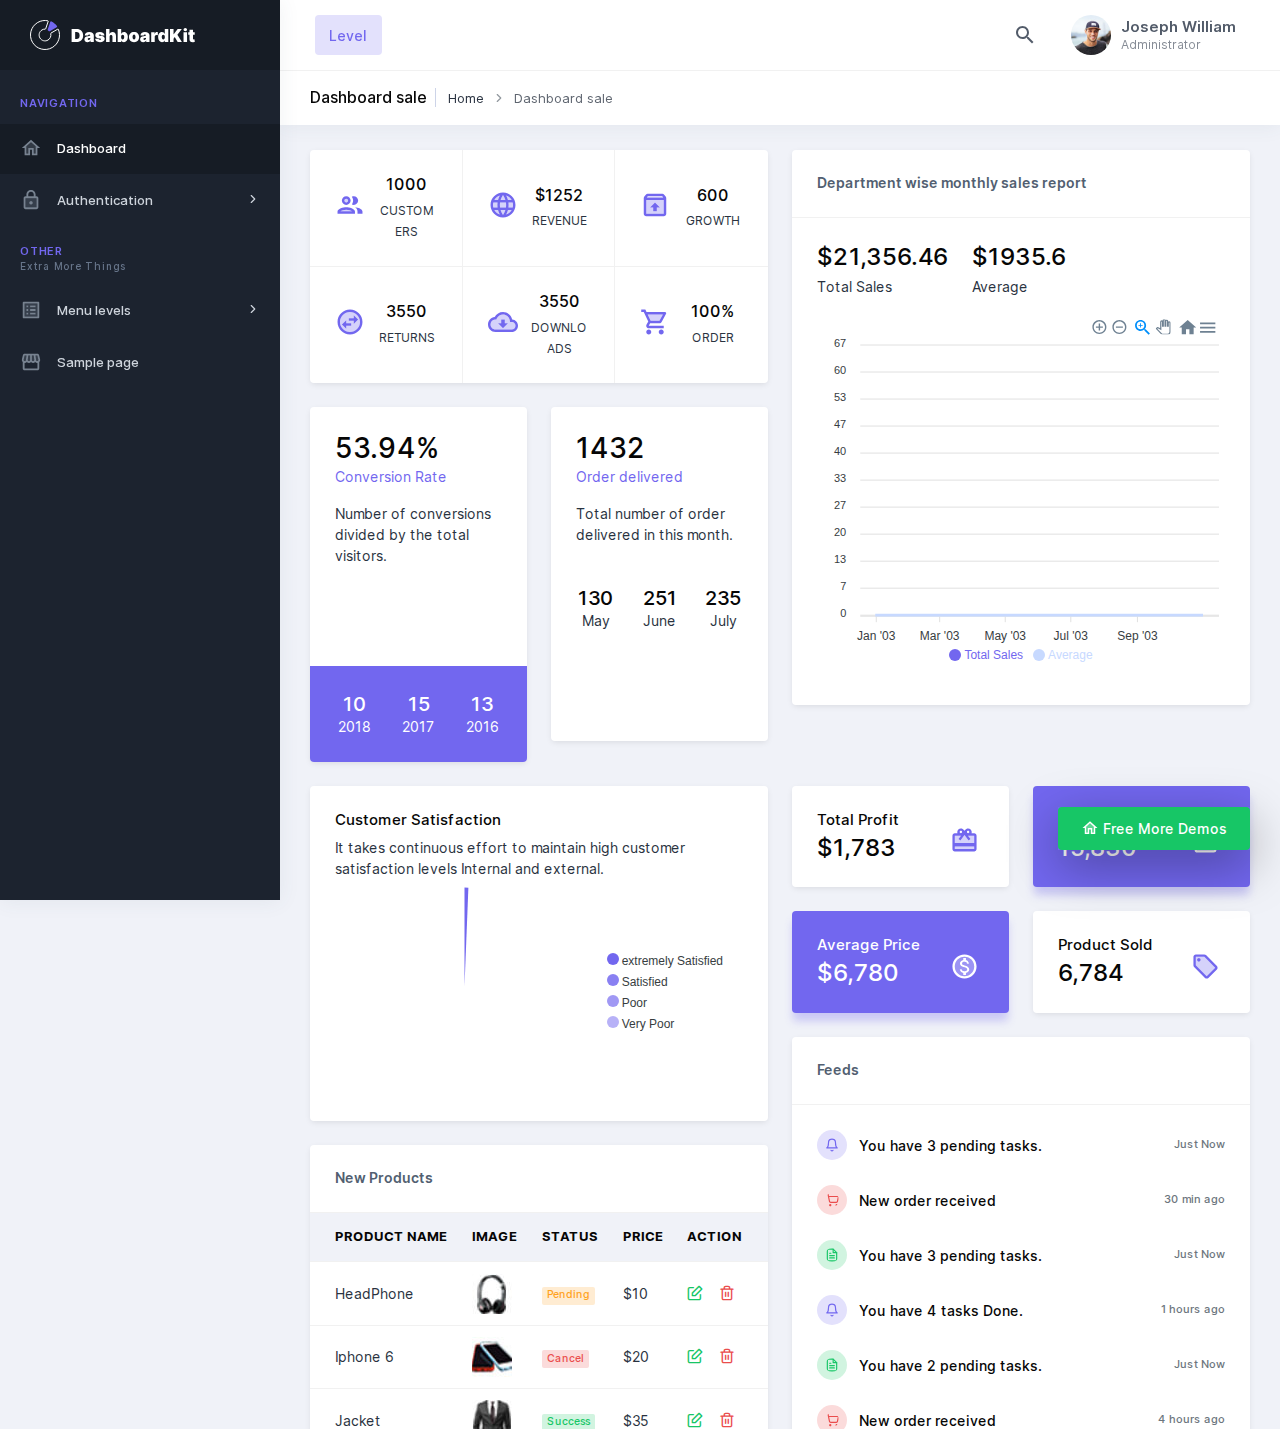
<file: index.html>
<!DOCTYPE html>
<html lang="en">

<head>
    <title>DashboardKit Bootstrap 5 Admin Template</title>
    <!-- HTML5 Shim and Respond.js IE11 support of HTML5 elements and media queries -->
    <!-- WARNING: Respond.js doesn't work if you view the page via file:// -->
    <!--[if lt IE 11]>
    	<script src="https://oss.maxcdn.com/libs/html5shiv/3.7.0/html5shiv.js"></script>
    	<script src="https://oss.maxcdn.com/libs/respond.js/1.4.2/respond.min.js"></script>
    	<![endif]-->
    <!-- Meta -->
    <meta charset="utf-8">
    <meta name="viewport" content="width=device-width, initial-scale=1.0, user-scalable=0, minimal-ui">
    <meta http-equiv="X-UA-Compatible" content="IE=edge" />
    <meta name="description" content="DashboardKit is made using Bootstrap 5 design framework. Download the free admin template & use it for your project.">
    <meta name="keywords" content="DashboardKit, Dashboard Kit, Dashboard UI Kit, Bootstrap 5, Admin Template, Admin Dashboard, CRM, CMS, Free Bootstrap Admin Template">
    <meta name="author" content="DashboardKit ">


    <!-- Favicon icon -->
    <link rel="icon" href="images/favicon.svg" type="image/x-icon">

    <!-- font css -->
    <link rel="stylesheet" href="css/feather.css">
    <link rel="stylesheet" href="css/fontawesome.css">
    <link rel="stylesheet" href="css/material.css">

    <!-- vendor css -->
    <link rel="stylesheet" href="css/style.css" id="main-style-link">

</head>

<body class="">
	<!-- [ Pre-loader ] start -->
	<div class="loader-bg">
		<div class="loader-track">
			<div class="loader-fill"></div>
		</div>
	</div>
	<!-- [ Pre-loader ] End -->
	<!-- [ Mobile header ] start -->
	<div class="pc-mob-header pc-header">
		<div class="pcm-logo">
			<img src="images/logo.svg" alt="" class="logo logo-lg">
		</div>
		<div class="pcm-toolbar">
			<a href="#!" class="pc-head-link" id="mobile-collapse">
				<div class="hamburger hamburger--arrowturn">
					<div class="hamburger-box">
						<div class="hamburger-inner"></div>
					</div>
				</div>
			</a>
			<a href="#!" class="pc-head-link" id="headerdrp-collapse">
				<i data-feather="align-right"></i>
			</a>
			<a href="#!" class="pc-head-link" id="header-collapse">
				<i data-feather="more-vertical"></i>
			</a>
		</div>
	</div>
	<!-- [ Mobile header ] End -->

	<!-- [ navigation menu ] start -->
	<nav class="pc-sidebar ">
		<div class="navbar-wrapper">
			<div class="m-header">
				<a href="index.html" class="b-brand">
					<!-- ========   change your logo hear   ============ -->
					<img src="images/logo.svg" alt="" class="logo logo-lg">
					<img src="images/logo-sm.svg" alt="" class="logo logo-sm">
				</a>
			</div>
			<div class="navbar-content">
				<ul class="pc-navbar">
					<li class="pc-item pc-caption">
						<label>Navigation</label>
					</li>
					<li class="pc-item">
						<a href="index.html" class="pc-link "><span class="pc-micon"><i class="material-icons-two-tone">home</i></span><span class="pc-mtext">Dashboard</span></a>
					</li>
				
				
				
					<li class="pc-item pc-hasmenu">
						<a href="#!" class="pc-link"><span class="pc-micon"><i class="material-icons-two-tone">https</i></span><span class="pc-mtext">Authentication</span><span class="pc-arrow"><i data-feather="chevron-right"></i></span></a>
						<ul class="pc-submenu">
							<li class="pc-item"><a class="pc-link" href="auth-signup.html" target="_blank">Sign up</a></li>
							<li class="pc-item"><a class="pc-link" href="auth-signin.html" target="_blank">Sign in</a></li>
						</ul>
					</li>
					<li class="pc-item pc-caption">
						<label>Other</label>
						<span>Extra more things</span>
					</li>
					<li class="pc-item pc-hasmenu">
						<a href="#!" class="pc-link"><span class="pc-micon"><i class="material-icons-two-tone">list_alt</i></span><span class="pc-mtext">Menu levels</span><span class="pc-arrow"><i data-feather="chevron-right"></i></span></a>
						<ul class="pc-submenu">
							<li class="pc-item"><a class="pc-link" href="#!">Menu Level 2.1</a></li>
							<li class="pc-item pc-hasmenu">
								<a href="#!" class="pc-link">Menu level 2.2<span class="pc-arrow"><i data-feather="chevron-right"></i></span></a>
								<ul class="pc-submenu">
									<li class="pc-item"><a class="pc-link" href="#!">Menu level 3.1</a></li>
									<li class="pc-item"><a class="pc-link" href="#!">Menu level 3.2</a></li>
									<li class="pc-item pc-hasmenu">
										<a href="#!" class="pc-link">Menu level 3.3<span class="pc-arrow"><i data-feather="chevron-right"></i></span></a>
										<ul class="pc-submenu">
											<li class="pc-item"><a class="pc-link" href="#!">Menu level 4.1</a></li>
											<li class="pc-item"><a class="pc-link" href="#!">Menu level 4.2</a></li>
										</ul>
									</li>
								</ul>
							</li>
							<li class="pc-item pc-hasmenu">
								<a href="#!" class="pc-link">Menu level 2.3<span class="pc-arrow"><i data-feather="chevron-right"></i></span></a>
								<ul class="pc-submenu">
									<li class="pc-item"><a class="pc-link" href="#!">Menu level 3.1</a></li>
									<li class="pc-item"><a class="pc-link" href="#!">Menu level 3.2</a></li>
									<li class="pc-item pc-hasmenu">
										<a href="#!" class="pc-link">Menu level 3.3<span class="pc-arrow"><i data-feather="chevron-right"></i></span></a>
										<ul class="pc-submenu">
											<li class="pc-item"><a class="pc-link" href="#!">Menu level 4.1</a></li>
											<li class="pc-item"><a class="pc-link" href="#!">Menu level 4.2</a></li>
										</ul>
									</li>
								</ul>
							</li>
						</ul>
					</li>
					<li class="pc-item"><a href="sample-page.html" class="pc-link "><span class="pc-micon"><i class="material-icons-two-tone">storefront</i></span><span class="pc-mtext">Sample page</span></a></li>

				</ul>
			</div>
		</div>
	</nav>
	<!-- [ navigation menu ] end -->
	<!-- [ Header ] start -->
	<header class="pc-header ">
		<div class="header-wrapper">
			<div class="mr-auto pc-mob-drp">
				<ul class="list-unstyled">
					<li class="dropdown pc-h-item">
						<a class="pc-head-link active dropdown-toggle arrow-none mr-0" data-toggle="dropdown" href="#" role="button" aria-haspopup="false" aria-expanded="false">
							Level
						</a>
						<div class="dropdown-menu pc-h-dropdown">
							<a href="#!" class="dropdown-item">
								<i class="material-icons-two-tone">account_circle</i>
								<span>My Account</span>
							</a>
							<div class="pc-level-menu">
								<a href="#!" class="dropdown-item">
									<i class="material-icons-two-tone">list_alt</i>
									<span class="float-right"><i data-feather="chevron-right" class="mr-0"></i></span>
									<span>Level2.1</span>
								</a>
								<div class="dropdown-menu pc-h-dropdown">
									<a href="#!" class="dropdown-item">
										<i class="fas fa-circle"></i>
										<span>My Account</span>
									</a>
									<a href="#!" class="dropdown-item">
										<i class="fas fa-circle"></i>
										<span>Settings</span>
									</a>
									<a href="#!" class="dropdown-item">
										<i class="fas fa-circle"></i>
										<span>Support</span>
									</a>
									<a href="#!" class="dropdown-item">
										<i class="fas fa-circle"></i>
										<span>Lock Screen</span>
									</a>
									<a href="#!" class="dropdown-item">
										<i class="fas fa-circle"></i>
										<span>Logout</span>
									</a>
								</div>
							</div>
							<a href="#!" class="dropdown-item">
								<i class="material-icons-two-tone">settings</i>
								<span>Settings</span>
							</a>
							<a href="#!" class="dropdown-item">
								<i class="material-icons-two-tone">support</i>
								<span>Support</span>
							</a>
							<a href="#!" class="dropdown-item">
								<i class="material-icons-two-tone">https</i>
								<span>Lock Screen</span>
							</a>
							<a href="#!" class="dropdown-item">
								<i class="material-icons-two-tone">chrome_reader_mode</i>
								<span>Logout</span>
							</a>
						</div>
					</li>
				</ul>
			</div>
			<div class="ml-auto">
				<ul class="list-unstyled">
					<li class="dropdown pc-h-item">
						<a class="pc-head-link dropdown-toggle arrow-none mr-0" data-toggle="dropdown" href="#" role="button" aria-haspopup="false" aria-expanded="false">
							<i class="material-icons-two-tone">search</i>
						</a>
						<div class="dropdown-menu dropdown-menu-right pc-h-dropdown drp-search">
							<form class="px-3">
								<div class="form-group mb-0 d-flex align-items-center">
									<i data-feather="search"></i>
									<input type="search" class="form-control border-0 shadow-none" placeholder="Search here. . .">
								</div>
							</form>
						</div>
					</li>
					<li class="dropdown pc-h-item">
						<a class="pc-head-link dropdown-toggle arrow-none mr-0" data-toggle="dropdown" href="#" role="button" aria-haspopup="false" aria-expanded="false">
							<img src="images/avatar-2.jpg" alt="user-image" class="user-avtar">
							<span>
								<span class="user-name">Joseph William</span>
								<span class="user-desc">Administrator</span>
							</span>
						</a>
						<div class="dropdown-menu dropdown-menu-right pc-h-dropdown">
							<div class=" dropdown-header">
								<h5 class="text-overflow m-0"><span class="badge bg-light-primary"><a href="https://therichpost.com" target="_blank">Upgrade to Pro</a></span></h5>
							</div>
				
							<a href="auth-signin.html" class="dropdown-item">
								<i class="material-icons-two-tone">chrome_reader_mode</i>
								<span>Logout</span>
							</a>
						</div>
					</li>
				</ul>
			</div>

		</div>
	</header>
	<!-- [ Header ] end -->

<!-- [ Main Content ] start -->
<div class="pc-container">
    <div class="pcoded-content">
        <!-- [ breadcrumb ] start -->
        <div class="page-header">
            <div class="page-block">
                <div class="row align-items-center">
                    <div class="col-md-6">
                        <div class="page-header-title">
                            <h5 class="m-b-10">Dashboard sale</h5>
                        </div>
                        <ul class="breadcrumb">
                            <li class="breadcrumb-item"><a href="index.html">Home</a></li>
                            <li class="breadcrumb-item">Dashboard sale</li>
                        </ul>
                    </div>
                </div>
            </div>
        </div>
        <!-- [ breadcrumb ] end -->
        <!-- [ Main Content ] start -->
        <div class="row">
            <!-- support-section start -->
            <div class="col-xl-6 col-md-12">
                <div class="card flat-card">
                    <div class="row-table">
                        <div class="col-sm-6 card-body br">
                            <div class="row">
                                <div class="col-sm-4">
                                    <i class="material-icons-two-tone text-primary mb-1">group</i>
                                </div>
                                <div class="col-sm-8 text-md-center">
                                    <h5>1000</h5>
                                    <span>Customers</span>
                                </div>
                            </div>
                        </div>
                        <div class="col-sm-6 d-none d-md-table-cell d-lg-table-cell d-xl-table-cell card-body br">
                            <div class="row">
                                <div class="col-sm-4">
                                    <i class="material-icons-two-tone text-primary mb-1">language</i>
                                </div>
                                <div class="col-sm-8 text-md-center">
                                    <h5>$1252</h5>
                                    <span>Revenue</span>
                                </div>
                            </div>
                        </div>
                        <div class="col-sm-6 card-body">
                            <div class="row">
                                <div class="col-sm-4">
                                    <i class="material-icons-two-tone text-primary mb-1">unarchive</i>
                                </div>
                                <div class="col-sm-8 text-md-center">
                                    <h5>600</h5>
                                    <span>Growth</span>
                                </div>
                            </div>
                        </div>
                    </div>
                    <div class="row-table">
                        <div class="col-sm-6 card-body br">
                            <div class="row">
                                <div class="col-sm-4">
                                    <i class="material-icons-two-tone text-primary mb-1">swap_horizontal_circle</i>
                                </div>
                                <div class="col-sm-8 text-md-center">
                                    <h5>3550</h5>
                                    <span>Returns</span>
                                </div>
                            </div>
                        </div>
                        <div class="col-sm-6 d-none d-md-table-cell d-lg-table-cell d-xl-table-cell card-body br">
                            <div class="row">
                                <div class="col-sm-4">
                                    <i class="material-icons-two-tone text-primary mb-1">cloud_download</i>
                                </div>
                                <div class="col-sm-8 text-md-center">
                                    <h5>3550</h5>
                                    <span>Downloads</span>
                                </div>
                            </div>
                        </div>
                        <div class="col-sm-6 card-body">
                            <div class="row">
                                <div class="col-sm-4">
                                    <i class="material-icons-two-tone text-primary mb-1">shopping_cart</i>
                                </div>
                                <div class="col-sm-8 text-md-center">
                                    <h5>100%</h5>
                                    <span>Order</span>
                                </div>
                            </div>
                        </div>
                    </div>
                </div>
                <div class="row">
                    <div class="col-md-6">
                        <div class="card support-bar overflow-hidden">
                            <div class="card-body pb-0">
                                <h2 class="m-0">53.94%</h2>
                                <span class="text-primary">Conversion Rate</span>
                                <p class="mb-3 mt-3">Number of conversions divided by the total visitors. </p>
                            </div>
                            <div id="support-chart"></div>
                            <div class="card-footer border-0 bg-primary text-white background-pattern-white">
                                <div class="row text-center">
                                    <div class="col">
                                        <h4 class="m-0 text-white">10</h4>
                                        <span>2018</span>
                                    </div>
                                    <div class="col">
                                        <h4 class="m-0 text-white">15</h4>
                                        <span>2017</span>
                                    </div>
                                    <div class="col">
                                        <h4 class="m-0 text-white">13</h4>
                                        <span>2016</span>
                                    </div>
                                </div>
                            </div>
                        </div>
                    </div>
                    <div class="col-md-6">
                        <div class="card support-bar overflow-hidden">
                            <div class="card-body pb-0">
                                <h2 class="m-0">1432</h2>
                                <span class="text-primary">Order delivered</span>
                                <p class="mb-3 mt-3">Total number of order delivered in this month.</p>
                            </div>
                            <div class="card-footer border-0">
                                <div class="row text-center">
                                    <div class="col">
                                        <h4 class="m-0">130</h4>
                                        <span>May</span>
                                    </div>
                                    <div class="col">
                                        <h4 class="m-0">251</h4>
                                        <span>June</span>
                                    </div>
                                    <div class="col">
                                        <h4 class="m-0 ">235</h4>
                                        <span>July</span>
                                    </div>
                                </div>
                            </div>
                            <div id="support-chart1"></div>
                        </div>
                    </div>
                </div>
            </div>
            <div class="col-xl-6 col-md-12">
                <div class="card">
                    <div class="card-header">
                        <h5>Department wise monthly sales report</h5>
                    </div>
                    <div class="card-body">
                        <div class="row pb-2">
                            <div class="col-auto m-b-10">
                                <h3 class="mb-1">$21,356.46</h3>
                                <span>Total Sales</span>
                            </div>
                            <div class="col-auto m-b-10">
                                <h3 class="mb-1">$1935.6</h3>
                                <span>Average</span>
                            </div>
                        </div>
                        <div id="account-chart"></div>
                    </div>
                </div>
            </div>
            <!-- support-section end -->
            <!-- customer-section start -->
            <div class="col-xl-6 col-md-12">
                <div class="card">
                    <div class="card-body">
                        <h6>Customer Satisfaction</h6>
                        <span>It takes continuous effort to maintain high customer satisfaction levels Internal and external.</span>
                        <div class="row d-flex justify-content-center align-items-center">
                            <div class="col">
                                <div id="satisfaction-chart"></div>
                            </div>
                        </div>
                    </div>
                </div>
                <div class="card table-card">
                    <div class="card-header">
                        <h5>New Products</h5>
                    </div>
                    <div class="pro-scroll" style="height:255px;position:relative;">
                        <div class="card-body p-0">
                            <div class="table-responsive">
                                <table class="table table-hover m-b-0">
                                    <thead>
                                        <tr>
                                            <th>Product Name</th>
                                            <th>Image</th>
                                            <th>Status</th>
                                            <th>Price</th>
                                            <th>Action</th>
                                        </tr>
                                    </thead>
                                    <tbody>
                                        <tr>
                                            <td>HeadPhone</td>
                                            <td><img src="images/p1.jpg" alt="" class="img-20"></td>
                                            <td>
                                                <div><label class="badge bg-light-warning">Pending</label></div>
                                            </td>
                                            <td>$10</td>
                                            <td><a href="#!"><i class="icon feather icon-edit f-16  text-success"></i></a><a href="#!"><i class="feather icon-trash-2 ml-3 f-16 text-danger"></i></a></td>
                                        </tr>
                                        <tr>
                                            <td>Iphone 6</td>
                                            <td><img src="images/p2.jpg" alt="" class="img-20"></td>
                                            <td>
                                                <div><label class="badge bg-light-danger">Cancel</label></div>
                                            </td>
                                            <td>$20</td>
                                            <td><a href="#!"><i class="icon feather icon-edit f-16  text-success"></i></a><a href="#!"><i class="feather icon-trash-2 ml-3 f-16 text-danger"></i></a></td>
                                        </tr>
                                        <tr>
                                            <td>Jacket</td>
                                            <td><img src="images/p3.jpg" alt="" class="img-20"></td>
                                            <td>
                                                <div><label class="badge bg-light-success">Success</label></div>
                                            </td>
                                            <td>$35</td>
                                            <td><a href="#!"><i class="icon feather icon-edit f-16 text-success"></i></a><a href="#!"><i class="feather icon-trash-2 ml-3 f-16 text-danger"></i></a></td>
                                        </tr>
                                        <tr>
                                            <td>Sofa</td>
                                            <td><img src="images/p4.jpg" alt="" class="img-20"></td>
                                            <td>
                                                <div><label class="badge bg-light-danger">Cancel</label></div>
                                            </td>
                                            <td>$85</td>
                                            <td><a href="#!"><i class="icon feather icon-edit f-16 text-success"></i></a><a href="#!"><i class="feather icon-trash-2 ml-3 f-16 text-danger"></i></a></td>
                                        </tr>
                                        <tr>
                                            <td>Iphone 6</td>
                                            <td><img src="images/p2.jpg" alt="" class="img-20"></td>
                                            <td>
                                                <div><label class="badge bg-light-success">Success</label></div>
                                            </td>
                                            <td>$20</td>
                                            <td><a href="#!"><i class="icon feather icon-edit f-16 text-success"></i></a><a href="#!"><i class="feather icon-trash-2 ml-3 f-16 text-danger"></i></a></td>
                                        </tr>
                                        <tr>
                                            <td>HeadPhone</td>
                                            <td><img src="images/p1.jpg" alt="" class="img-20"></td>
                                            <td>
                                                <div><label class="badge bg-light-warning">Pending</label></div>
                                            </td>
                                            <td>$50</td>
                                            <td><a href="#!"><i class="icon feather icon-edit f-16 text-success"></i></a><a href="#!"><i class="feather icon-trash-2 ml-3 f-16 text-danger"></i></a></td>
                                        </tr>
                                        <tr>
                                            <td>Iphone 6</td>
                                            <td><img src="images/p2.jpg" alt="" class="img-20"></td>
                                            <td>
                                                <div><label class="badge bg-light-danger">Cancel</label></div>
                                            </td>
                                            <td>$30</td>
                                            <td><a href="#!"><i class="icon feather icon-edit f-16 text-success"></i></a><a href="#!"><i class="feather icon-trash-2 ml-3 f-16 text-danger"></i></a></td>
                                        </tr>
                                    </tbody>
                                </table>
                            </div>
                        </div>
                    </div>
                </div>
            </div>
            <div class="col-xl-6 col-md-12">
                <div class="row">
                    <div class="col-sm-6">
                        <div class="card prod-p-card background-pattern">
                            <div class="card-body">
                                <div class="row align-items-center m-b-0">
                                    <div class="col">
                                        <h6 class="m-b-5">Total Profit</h6>
                                        <h3 class="m-b-0">$1,783</h3>
                                    </div>
                                    <div class="col-auto">
                                        <i class="material-icons-two-tone text-primary">card_giftcard</i>
                                    </div>
                                </div>
                            </div>
                        </div>
                    </div>
                    <div class="col-sm-6">
                        <div class="card prod-p-card bg-primary background-pattern-white">
                            <div class="card-body">
                                <div class="row align-items-center m-b-0">
                                    <div class="col">
                                        <h6 class="m-b-5 text-white">Total Orders</h6>
                                        <h3 class="m-b-0 text-white">15,830</h3>
                                    </div>
                                    <div class="col-auto">
                                        <i class="material-icons-two-tone text-white">local_mall</i>
                                    </div>
                                </div>
                            </div>
                        </div>
                    </div>
                    <div class="col-sm-6">
                        <div class="card prod-p-card bg-primary background-pattern-white">
                            <div class="card-body">
                                <div class="row align-items-center m-b-0">
                                    <div class="col">
                                        <h6 class="m-b-5 text-white">Average Price</h6>
                                        <h3 class="m-b-0 text-white">$6,780</h3>
                                    </div>
                                    <div class="col-auto">
                                        <i class="material-icons-two-tone text-white">monetization_on</i>
                                    </div>
                                </div>
                            </div>
                        </div>
                    </div>
                    <div class="col-sm-6">
                        <div class="card prod-p-card background-pattern">
                            <div class="card-body">
                                <div class="row align-items-center m-b-0">
                                    <div class="col">
                                        <h6 class="m-b-5">Product Sold</h6>
                                        <h3 class="m-b-0">6,784</h3>
                                    </div>
                                    <div class="col-auto">
                                        <i class="material-icons-two-tone text-primary">local_offer</i>
                                    </div>
                                </div>
                            </div>
                        </div>
                    </div>
                </div>
                <div class="card feed-card">
                    <div class="card-header">
                        <h5>Feeds</h5>
                    </div>
                    <div class="feed-scroll" style="height:385px;position:relative;">
                        <div class="card-body">
                            <div class="row m-b-25 align-items-center">
                                <div class="col-auto p-r-0">
                                    <i data-feather="bell" class="bg-light-primary feed-icon p-2 wid-30 hei-30"></i>
                                </div>
                                <div class="col">
                                    <a href="#!">
                                        <h6 class="m-b-5">You have 3 pending tasks. <span class="text-muted float-right f-14">Just Now</span></h6>
                                    </a>
                                </div>
                            </div>
                            <div class="row m-b-25 align-items-center">
                                <div class="col-auto p-r-0">
                                    <i data-feather="shopping-cart" class="bg-light-danger feed-icon p-2 wid-30 hei-30"></i>
                                </div>
                                <div class="col">
                                    <a href="#!">
                                        <h6 class="m-b-5">New order received <span class="text-muted float-right f-14">30 min ago</span></h6>
                                    </a>
                                </div>
                            </div>
                            <div class="row m-b-25 align-items-center">
                                <div class="col-auto p-r-0">
                                    <i data-feather="file-text" class="bg-light-success feed-icon p-2 wid-30 hei-30"></i>
                                </div>
                                <div class="col">
                                    <a href="#!">
                                        <h6 class="m-b-5">You have 3 pending tasks. <span class="text-muted float-right f-14">Just Now</span></h6>
                                    </a>
                                </div>
                            </div>
                            <div class="row m-b-25 align-items-center">
                                <div class="col-auto p-r-0">
                                    <i data-feather="bell" class="bg-light-primary feed-icon p-2 wid-30 hei-30"></i>
                                </div>
                                <div class="col">
                                    <a href="#!">
                                        <h6 class="m-b-5">You have 4 tasks Done. <span class="text-muted float-right f-14">1 hours ago</span></h6>
                                    </a>
                                </div>
                            </div>
                            <div class="row m-b-25 align-items-center">
                                <div class="col-auto p-r-0">
                                    <i data-feather="file-text" class="bg-light-success feed-icon p-2 wid-30 hei-30"></i>
                                </div>
                                <div class="col">
                                    <a href="#!">
                                        <h6 class="m-b-5">You have 2 pending tasks. <span class="text-muted float-right f-14">Just Now</span></h6>
                                    </a>
                                </div>
                            </div>
                            <div class="row m-b-25 align-items-center">
                                <div class="col-auto p-r-0">
                                    <i data-feather="shopping-cart" class="bg-light-danger feed-icon p-2 wid-30 hei-30"></i>
                                </div>
                                <div class="col">
                                    <a href="#!">
                                        <h6 class="m-b-5">New order received <span class="text-muted float-right f-14">4 hours ago</span></h6>
                                    </a>
                                </div>
                            </div>
                            <div class="row m-b-25 align-items-center">
                                <div class="col-auto p-r-0">
                                    <i data-feather="shopping-cart" class="bg-light-danger feed-icon p-2 wid-30 hei-30"></i>
                                </div>
                                <div class="col">
                                    <a href="#!">
                                        <h6 class="m-b-5">New order Done <span class="text-muted float-right f-14">Just Now</span></h6>
                                    </a>
                                </div>
                            </div>
                            <div class="row m-b-25 align-items-center">
                                <div class="col-auto p-r-0">
                                    <i data-feather="file-text" class="bg-light-success feed-icon p-2 wid-30 hei-30"></i>
                                </div>
                                <div class="col">
                                    <a href="#!">
                                        <h6 class="m-b-5">You have 5 pending tasks. <span class="text-muted float-right f-14">5 hours ago</span></h6>
                                    </a>
                                </div>
                            </div>
                            <div class="row m-b-0 align-items-center">
                                <div class="col-auto p-r-0">
                                    <i data-feather="bell" class="bg-light-primary feed-icon p-2 wid-30 hei-30"></i>
                                </div>
                                <div class="col">
                                    <a href="#!">
                                        <h6 class="m-b-5">You have 4 tasks Done. <span class="text-muted float-right f-14">2 hours ago</span></h6>
                                    </a>
                                </div>
                            </div>
                        </div>
                    </div>
                </div>
            </div>
            <!-- customer-section end -->
        </div>
        <!-- [ Main Content ] end -->
    </div>
</div>
<!-- [ Main Content ] end -->
    <!-- Warning Section start -->
    <!-- Older IE warning message -->
    <!--[if lt IE 11]>
        <div class="ie-warning">
            <h1>Warning!!</h1>
            <p>You are using an outdated version of Internet Explorer, please upgrade
               <br/>to any of the following web browsers to access this website.
            </p>
            <div class="iew-container">
                <ul class="iew-download">
                    <li>
                        <a href="http://www.google.com/chrome/">
                            <img src="images/browser/chrome.png" alt="Chrome">
                            <div>Chrome</div>
                        </a>
                    </li>
                    <li>
                        <a href="https://www.mozilla.org/en-US/firefox/new/">
                            <img src="images/browser/firefox.png" alt="Firefox">
                            <div>Firefox</div>
                        </a>
                    </li>
                    <li>
                        <a href="http://www.opera.com">
                            <img src="images/browser/opera.png" alt="Opera">
                            <div>Opera</div>
                        </a>
                    </li>
                    <li>
                        <a href="https://www.apple.com/safari/">
                            <img src="images/browser/safari.png" alt="Safari">
                            <div>Safari</div>
                        </a>
                    </li>
                    <li>
                        <a href="http://windows.microsoft.com/en-us/internet-explorer/download-ie">
                            <img src="images/browser/ie.png" alt="">
                            <div>IE (11 & above)</div>
                        </a>
                    </li>
                </ul>
            </div>
            <p>Sorry for the inconvenience!</p>
        </div>
    <![endif]-->
    <!-- Warning Section Ends -->
    <!-- Required Js -->
    <script src="js/vendor-all.min.js"></script>
    <script src="js/bootstrap.min.js"></script>
    <script src="js/feather.min.js"></script>
    <script src="js/pcoded.min.js"></script>
    <!-- <script src="https://cdnjs.cloudflare.com/ajax/libs/highlight.js/9.12.0/highlight.min.js"></script> -->
    <!-- <script src="assets/js/plugins/clipboard.min.js"></script> -->
    <!-- <script src="assets/js/uikit.min.js"></script> -->

<!-- Apex Chart -->
<script src="js/apexcharts.min.js"></script>
<script>
    $("body").append('<div class="fixed-button active"><a href="https://therichpost.com" target="_blank" class="btn btn-md btn-success"><i class="material-icons-two-tone text-white">home</i> Free More Demos</a> </div>');
</script>

<!-- custom-chart js -->
<script src="js/dashboard-sale.js"></script>
</body>

</html>
</file>
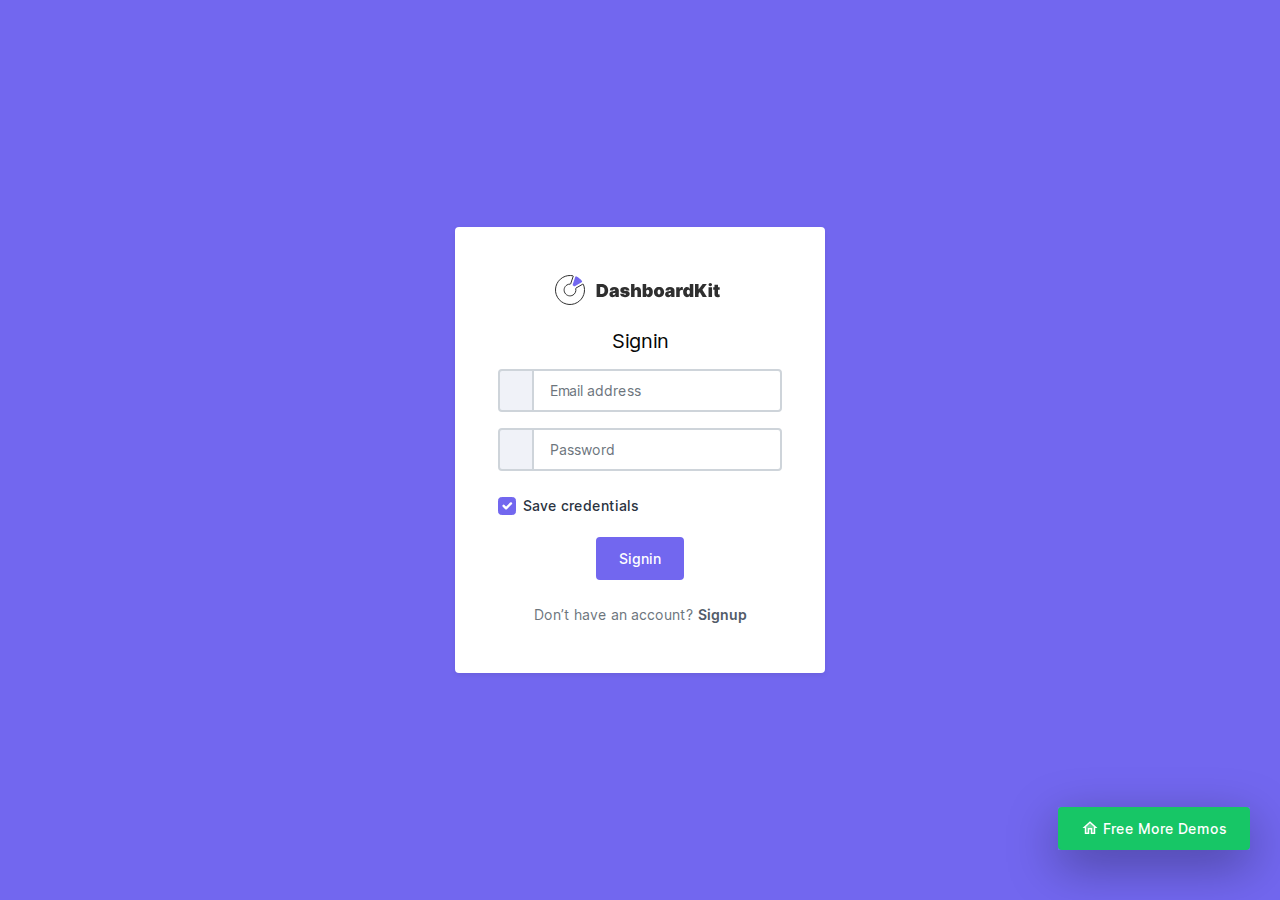
<file: auth-signin.html>
<!DOCTYPE html>
<html lang="en">
<head>
<title>DashboardKit Bootstrap 5 Admin Template</title>


<!--[if lt IE 11]>
		<script src="https://oss.maxcdn.com/libs/html5shiv/3.7.0/html5shiv.js"></script>
		<script src="https://oss.maxcdn.com/libs/respond.js/1.4.2/respond.min.js"></script>
		<![endif]-->

<meta charset="utf-8">
<meta name="viewport" content="width=device-width, initial-scale=1.0, user-scalable=0, minimal-ui">
<meta http-equiv="X-UA-Compatible" content="IE=edge" />
<meta name="description" content="DashboardKit is made using Bootstrap 5 design framework. Download the free admin template & use it for your project.">
<meta name="keywords" content="DashboardKit, Dashboard Kit, Dashboard UI Kit, Bootstrap 5, Admin Template, Admin Dashboard, CRM, CMS, Free Bootstrap Admin Template">
<meta name="author" content="DashboardKit ">

<link rel="icon" href="images/favicon.svg" type="image/x-icon">

<link rel="stylesheet" href="css/feather.css">
<link rel="stylesheet" href="css/fontawesome.css">
<link rel="stylesheet" href="css/material.css">

<link rel="stylesheet" href="css/style.css" id="main-style-link">
</head>

<div class="auth-wrapper">
<div class="auth-content">
<div class="card">
<div class="row align-items-center text-center">
<div class="col-md-12">
<div class="card-body">
<img src="images/logo-dark.svg" alt class="img-fluid mb-4">
<h4 class="mb-3 f-w-400">Signin</h4>
<div class="input-group mb-3">
<span class="input-group-text"><i data-feather="mail"></i></span>
<input type="email" class="form-control" placeholder="Email address">
</div>
<div class="input-group mb-4">
<span class="input-group-text"><i data-feather="lock"></i></span>
<input type="password" class="form-control" placeholder="Password">
</div>
<div class="form-group text-left mt-2">
<div class="form-check">
<input class="form-check-input" type="checkbox" value id="flexCheckChecked" checked>
<label class="form-check-label" for="flexCheckChecked">
Save credentials
</label>
</div>
</div>
<button class="btn btn-block btn-primary mb-4">Signin</button>
<p class="mb-0 text-muted">Don’t have an account? <a href="auth-signup.html" class="f-w-400">Signup</a></p>
</div>
</div>
</div>
</div>
</div>
</div>
<script src="js/vendor-all.min.js"></script>
<script>
$("body").append('<div class="fixed-button active"><a href="https://therichpost.com" target="_blank" class="btn btn-md btn-success"><i class="material-icons-two-tone text-white">home</i> Free More Demos</a> </div>');
</script>
</html>
</file>
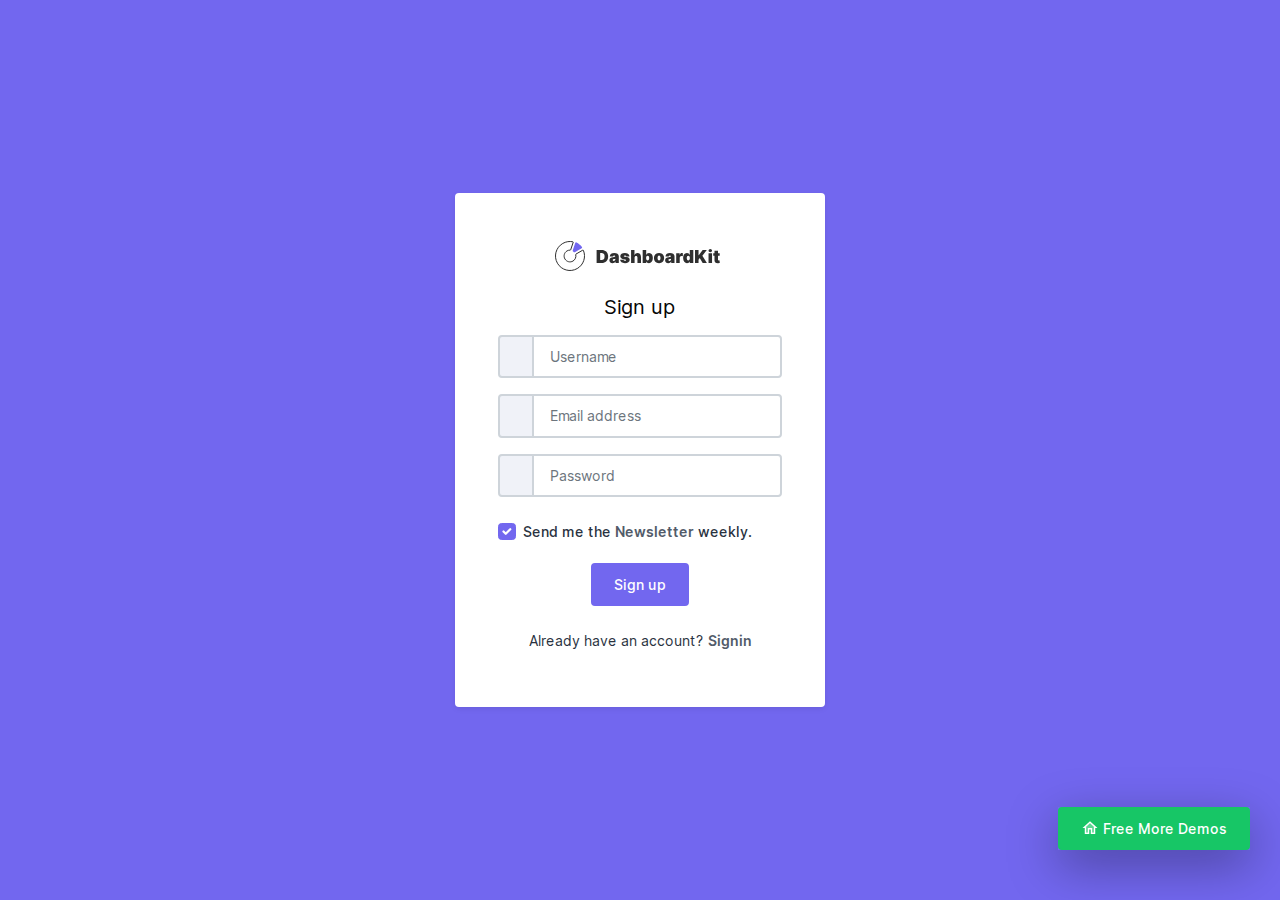
<file: auth-signup.html>
<!DOCTYPE html>
<html lang="en">

<head>
    <title>DashboardKit Bootstrap 5 Admin Template</title>
    <!-- HTML5 Shim and Respond.js IE11 support of HTML5 elements and media queries -->
    <!-- WARNING: Respond.js doesn't work if you view the page via file:// -->
    <!--[if lt IE 11]>
    	<script src="https://oss.maxcdn.com/libs/html5shiv/3.7.0/html5shiv.js"></script>
    	<script src="https://oss.maxcdn.com/libs/respond.js/1.4.2/respond.min.js"></script>
    	<![endif]-->
    <!-- Meta -->
    <meta charset="utf-8">
    <meta name="viewport" content="width=device-width, initial-scale=1.0, user-scalable=0, minimal-ui">
    <meta http-equiv="X-UA-Compatible" content="IE=edge" />
    <meta name="description" content="DashboardKit is made using Bootstrap 5 design framework. Download the free admin template & use it for your project.">
    <meta name="keywords" content="DashboardKit, Dashboard Kit, Dashboard UI Kit, Bootstrap 5, Admin Template, Admin Dashboard, CRM, CMS, Free Bootstrap Admin Template">
    <meta name="author" content="DashboardKit ">


    <!-- Favicon icon -->
    <link rel="icon" href="images/favicon.svg" type="image/x-icon">

    <!-- font css -->
    <link rel="stylesheet" href="css/feather.css">
    <link rel="stylesheet" href="css/fontawesome.css">
    <link rel="stylesheet" href="css/material.css">

    <!-- vendor css -->
    <link rel="stylesheet" href="css/style.css" id="main-style-link">
</head>

<div class="auth-wrapper">
<div class="auth-content">
<div class="card">
<div class="row align-items-center text-center">
<div class="col-md-12">
<div class="card-body">
<img src="images/logo-dark.svg" alt class="img-fluid mb-4">
<h4 class="mb-3 f-w-400">Sign up</h4>
<div class="input-group mb-3">
<span class="input-group-text"><i data-feather="user"></i></span>
<input type="text" class="form-control" placeholder="Username">
</div>
<div class="input-group mb-3">
<span class="input-group-text"><i data-feather="mail"></i></span>
<input type="email" class="form-control" placeholder="Email address">
</div>
<div class="input-group mb-4">
<span class="input-group-text"><i data-feather="lock"></i></span>
<input type="password" class="form-control" placeholder="Password">
</div>
<div class="form-group text-left mt-2">
<div class="form-check">
<input class="form-check-input" type="checkbox" value id="flexCheckChecked" checked>
<label class="form-check-label" for="flexCheckChecked">
Send me the <a href="#!"> Newsletter</a> weekly.
</label>
</div>
</div>
<button class="btn btn-primary btn-block mb-4">Sign up</button>
<p class="mb-2">Already have an account? <a href="auth-signin.html" class="f-w-400">Signin</a></p>
</div>
</div>
</div>
</div>
</div>
</div>
<script src="js/vendor-all.min.js"></script>
<script>
$("body").append('<div class="fixed-button active"><a href="https://therichpost.com" target="_blank" class="btn btn-md btn-success"><i class="material-icons-two-tone text-white">home</i> Free More Demos</a> </div>');
</script>
</html>
</file>
<file: css/feather.css>
@font-face {
  font-family: "feather";
  src: url('feather/feather.eot?t=1525787366991'); /* IE9*/
  src: url('feather/feather.eot?t=1525787366991#iefix') format('embedded-opentype'), /* IE6-IE8 */
  url('../fonts/feather.woff?t=1525787366991') format('woff'), /* chrome, firefox */
  url('feather/feather.ttf?t=1525787366991') format('truetype'), /* chrome, firefox, opera, Safari, Android, iOS 4.2+*/
  url('feather/feather.svg?t=1525787366991#feather') format('svg'); /* iOS 4.1- */
}

.feather {
  /* use !important to prevent issues with browser extensions that change fonts */
  font-family: 'feather' !important;
  speak: none;
  font-style: normal;
  font-weight: normal;
  font-variant: normal;
  text-transform: none;
  line-height: 1;

  /* Better Font Rendering =========== */
  -webkit-font-smoothing: antialiased;
  -moz-osx-font-smoothing: grayscale;
}

.icon-alert-octagon:before { content: "\e81b"; }

.icon-alert-circle:before { content: "\e81c"; }

.icon-activity:before { content: "\e81d"; }

.icon-alert-triangle:before { content: "\e81e"; }

.icon-align-center:before { content: "\e81f"; }

.icon-airplay:before { content: "\e820"; }

.icon-align-justify:before { content: "\e821"; }

.icon-align-left:before { content: "\e822"; }

.icon-align-right:before { content: "\e823"; }

.icon-arrow-down-left:before { content: "\e824"; }

.icon-arrow-down-right:before { content: "\e825"; }

.icon-anchor:before { content: "\e826"; }

.icon-aperture:before { content: "\e827"; }

.icon-arrow-left:before { content: "\e828"; }

.icon-arrow-right:before { content: "\e829"; }

.icon-arrow-down:before { content: "\e82a"; }

.icon-arrow-up-left:before { content: "\e82b"; }

.icon-arrow-up-right:before { content: "\e82c"; }

.icon-arrow-up:before { content: "\e82d"; }

.icon-award:before { content: "\e82e"; }

.icon-bar-chart:before { content: "\e82f"; }

.icon-at-sign:before { content: "\e830"; }

.icon-bar-chart-2:before { content: "\e831"; }

.icon-battery-charging:before { content: "\e832"; }

.icon-bell-off:before { content: "\e833"; }

.icon-battery:before { content: "\e834"; }

.icon-bluetooth:before { content: "\e835"; }

.icon-bell:before { content: "\e836"; }

.icon-book:before { content: "\e837"; }

.icon-briefcase:before { content: "\e838"; }

.icon-camera-off:before { content: "\e839"; }

.icon-calendar:before { content: "\e83a"; }

.icon-bookmark:before { content: "\e83b"; }

.icon-box:before { content: "\e83c"; }

.icon-camera:before { content: "\e83d"; }

.icon-check-circle:before { content: "\e83e"; }

.icon-check:before { content: "\e83f"; }

.icon-check-square:before { content: "\e840"; }

.icon-cast:before { content: "\e841"; }

.icon-chevron-down:before { content: "\e842"; }

.icon-chevron-left:before { content: "\e843"; }

.icon-chevron-right:before { content: "\e844"; }

.icon-chevron-up:before { content: "\e845"; }

.icon-chevrons-down:before { content: "\e846"; }

.icon-chevrons-right:before { content: "\e847"; }

.icon-chevrons-up:before { content: "\e848"; }

.icon-chevrons-left:before { content: "\e849"; }

.icon-circle:before { content: "\e84a"; }

.icon-clipboard:before { content: "\e84b"; }

.icon-chrome:before { content: "\e84c"; }

.icon-clock:before { content: "\e84d"; }

.icon-cloud-lightning:before { content: "\e84e"; }

.icon-cloud-drizzle:before { content: "\e84f"; }

.icon-cloud-rain:before { content: "\e850"; }

.icon-cloud-off:before { content: "\e851"; }

.icon-codepen:before { content: "\e852"; }

.icon-cloud-snow:before { content: "\e853"; }

.icon-compass:before { content: "\e854"; }

.icon-copy:before { content: "\e855"; }

.icon-corner-down-right:before { content: "\e856"; }

.icon-corner-down-left:before { content: "\e857"; }

.icon-corner-left-down:before { content: "\e858"; }

.icon-corner-left-up:before { content: "\e859"; }

.icon-corner-up-left:before { content: "\e85a"; }

.icon-corner-up-right:before { content: "\e85b"; }

.icon-corner-right-down:before { content: "\e85c"; }

.icon-corner-right-up:before { content: "\e85d"; }

.icon-cpu:before { content: "\e85e"; }

.icon-credit-card:before { content: "\e85f"; }

.icon-crosshair:before { content: "\e860"; }

.icon-disc:before { content: "\e861"; }

.icon-delete:before { content: "\e862"; }

.icon-download-cloud:before { content: "\e863"; }

.icon-download:before { content: "\e864"; }

.icon-droplet:before { content: "\e865"; }

.icon-edit-2:before { content: "\e866"; }

.icon-edit:before { content: "\e867"; }

.icon-edit-1:before { content: "\e868"; }

.icon-external-link:before { content: "\e869"; }

.icon-eye:before { content: "\e86a"; }

.icon-feather:before { content: "\e86b"; }

.icon-facebook:before { content: "\e86c"; }

.icon-file-minus:before { content: "\e86d"; }

.icon-eye-off:before { content: "\e86e"; }

.icon-fast-forward:before { content: "\e86f"; }

.icon-file-text:before { content: "\e870"; }

.icon-film:before { content: "\e871"; }

.icon-file:before { content: "\e872"; }

.icon-file-plus:before { content: "\e873"; }

.icon-folder:before { content: "\e874"; }

.icon-filter:before { content: "\e875"; }

.icon-flag:before { content: "\e876"; }

.icon-globe:before { content: "\e877"; }

.icon-grid:before { content: "\e878"; }

.icon-heart:before { content: "\e879"; }

.icon-home:before { content: "\e87a"; }

.icon-github:before { content: "\e87b"; }

.icon-image:before { content: "\e87c"; }

.icon-inbox:before { content: "\e87d"; }

.icon-layers:before { content: "\e87e"; }

.icon-info:before { content: "\e87f"; }

.icon-instagram:before { content: "\e880"; }

.icon-layout:before { content: "\e881"; }

.icon-link-2:before { content: "\e882"; }

.icon-life-buoy:before { content: "\e883"; }

.icon-link:before { content: "\e884"; }

.icon-log-in:before { content: "\e885"; }

.icon-list:before { content: "\e886"; }

.icon-lock:before { content: "\e887"; }

.icon-log-out:before { content: "\e888"; }

.icon-loader:before { content: "\e889"; }

.icon-mail:before { content: "\e88a"; }

.icon-maximize-2:before { content: "\e88b"; }

.icon-map:before { content: "\e88c"; }

.icon-map-pin:before { content: "\e88e"; }

.icon-menu:before { content: "\e88f"; }

.icon-message-circle:before { content: "\e890"; }

.icon-message-square:before { content: "\e891"; }

.icon-minimize-2:before { content: "\e892"; }

.icon-mic-off:before { content: "\e893"; }

.icon-minus-circle:before { content: "\e894"; }

.icon-mic:before { content: "\e895"; }

.icon-minus-square:before { content: "\e896"; }

.icon-minus:before { content: "\e897"; }

.icon-moon:before { content: "\e898"; }

.icon-monitor:before { content: "\e899"; }

.icon-more-vertical:before { content: "\e89a"; }

.icon-more-horizontal:before { content: "\e89b"; }

.icon-move:before { content: "\e89c"; }

.icon-music:before { content: "\e89d"; }

.icon-navigation-2:before { content: "\e89e"; }

.icon-navigation:before { content: "\e89f"; }

.icon-octagon:before { content: "\e8a0"; }

.icon-package:before { content: "\e8a1"; }

.icon-pause-circle:before { content: "\e8a2"; }

.icon-pause:before { content: "\e8a3"; }

.icon-percent:before { content: "\e8a4"; }

.icon-phone-call:before { content: "\e8a5"; }

.icon-phone-forwarded:before { content: "\e8a6"; }

.icon-phone-missed:before { content: "\e8a7"; }

.icon-phone-off:before { content: "\e8a8"; }

.icon-phone-incoming:before { content: "\e8a9"; }

.icon-phone:before { content: "\e8aa"; }

.icon-phone-outgoing:before { content: "\e8ab"; }

.icon-pie-chart:before { content: "\e8ac"; }

.icon-play-circle:before { content: "\e8ad"; }

.icon-play:before { content: "\e8ae"; }

.icon-plus-square:before { content: "\e8af"; }

.icon-plus-circle:before { content: "\e8b0"; }

.icon-plus:before { content: "\e8b1"; }

.icon-pocket:before { content: "\e8b2"; }

.icon-printer:before { content: "\e8b3"; }

.icon-power:before { content: "\e8b4"; }

.icon-radio:before { content: "\e8b5"; }

.icon-repeat:before { content: "\e8b6"; }

.icon-refresh-ccw:before { content: "\e8b7"; }

.icon-rewind:before { content: "\e8b8"; }

.icon-rotate-ccw:before { content: "\e8b9"; }

.icon-refresh-cw:before { content: "\e8ba"; }

.icon-rotate-cw:before { content: "\e8bb"; }

.icon-save:before { content: "\e8bc"; }

.icon-search:before { content: "\e8bd"; }

.icon-server:before { content: "\e8be"; }

.icon-scissors:before { content: "\e8bf"; }

.icon-share-2:before { content: "\e8c0"; }

.icon-share:before { content: "\e8c1"; }

.icon-shield:before { content: "\e8c2"; }

.icon-settings:before { content: "\e8c3"; }

.icon-skip-back:before { content: "\e8c4"; }

.icon-shuffle:before { content: "\e8c5"; }

.icon-sidebar:before { content: "\e8c6"; }

.icon-skip-forward:before { content: "\e8c7"; }

.icon-slack:before { content: "\e8c8"; }

.icon-slash:before { content: "\e8c9"; }

.icon-smartphone:before { content: "\e8ca"; }

.icon-square:before { content: "\e8cb"; }

.icon-speaker:before { content: "\e8cc"; }

.icon-star:before { content: "\e8cd"; }

.icon-stop-circle:before { content: "\e8ce"; }

.icon-sun:before { content: "\e8cf"; }

.icon-sunrise:before { content: "\e8d0"; }

.icon-tablet:before { content: "\e8d1"; }

.icon-tag:before { content: "\e8d2"; }

.icon-sunset:before { content: "\e8d3"; }

.icon-target:before { content: "\e8d4"; }

.icon-thermometer:before { content: "\e8d5"; }

.icon-thumbs-up:before { content: "\e8d6"; }

.icon-thumbs-down:before { content: "\e8d7"; }

.icon-toggle-left:before { content: "\e8d8"; }

.icon-toggle-right:before { content: "\e8d9"; }

.icon-trash-2:before { content: "\e8da"; }

.icon-trash:before { content: "\e8db"; }

.icon-trending-up:before { content: "\e8dc"; }

.icon-trending-down:before { content: "\e8dd"; }

.icon-triangle:before { content: "\e8de"; }

.icon-type:before { content: "\e8df"; }

.icon-twitter:before { content: "\e8e0"; }

.icon-upload:before { content: "\e8e1"; }

.icon-umbrella:before { content: "\e8e2"; }

.icon-upload-cloud:before { content: "\e8e3"; }

.icon-unlock:before { content: "\e8e4"; }

.icon-user-check:before { content: "\e8e5"; }

.icon-user-minus:before { content: "\e8e6"; }

.icon-user-plus:before { content: "\e8e7"; }

.icon-user-x:before { content: "\e8e8"; }

.icon-user:before { content: "\e8e9"; }

.icon-users:before { content: "\e8ea"; }

.icon-video-off:before { content: "\e8eb"; }

.icon-video:before { content: "\e8ec"; }

.icon-voicemail:before { content: "\e8ed"; }

.icon-volume-x:before { content: "\e8ee"; }

.icon-volume-2:before { content: "\e8ef"; }

.icon-volume-1:before { content: "\e8f0"; }

.icon-volume:before { content: "\e8f1"; }

.icon-watch:before { content: "\e8f2"; }

.icon-wifi:before { content: "\e8f3"; }

.icon-x-square:before { content: "\e8f4"; }

.icon-wind:before { content: "\e8f5"; }

.icon-x:before { content: "\e8f6"; }

.icon-x-circle:before { content: "\e8f7"; }

.icon-zap:before { content: "\e8f8"; }

.icon-zoom-in:before { content: "\e8f9"; }

.icon-zoom-out:before { content: "\e8fa"; }

.icon-command:before { content: "\e8fb"; }

.icon-cloud:before { content: "\e8fc"; }

.icon-hash:before { content: "\e8fd"; }

.icon-headphones:before { content: "\e8fe"; }

.icon-underline:before { content: "\e8ff"; }

.icon-italic:before { content: "\e900"; }

.icon-bold:before { content: "\e901"; }

.icon-crop:before { content: "\e902"; }

.icon-help-circle:before { content: "\e903"; }

.icon-paperclip:before { content: "\e904"; }

.icon-shopping-cart:before { content: "\e905"; }

.icon-tv:before { content: "\e906"; }

.icon-wifi-off:before { content: "\e907"; }

.icon-minimize:before { content: "\e88d"; }

.icon-maximize:before { content: "\e908"; }

.icon-gitlab:before { content: "\e909"; }

.icon-sliders:before { content: "\e90a"; }

.icon-star-on:before { content: "\e90b"; }

.icon-heart-on:before { content: "\e90c"; }

.icon-archive:before { content: "\e90d"; }

.icon-arrow-down-circle:before { content: "\e90e"; }

.icon-arrow-up-circle:before { content: "\e90f"; }

.icon-arrow-left-circle:before { content: "\e910"; }

.icon-arrow-right-circle:before { content: "\e911"; }

.icon-bar-chart-line-:before { content: "\e912"; }

.icon-bar-chart-line:before { content: "\e913"; }

.icon-book-open:before { content: "\e914"; }

.icon-code:before { content: "\e915"; }

.icon-database:before { content: "\e916"; }

.icon-dollar-sign:before { content: "\e917"; }

.icon-folder-plus:before { content: "\e918"; }

.icon-gift:before { content: "\e919"; }

.icon-folder-minus:before { content: "\e91a"; }

.icon-git-commit:before { content: "\e91b"; }

.icon-git-branch:before { content: "\e91c"; }

.icon-git-pull-request:before { content: "\e91d"; }

.icon-git-merge:before { content: "\e91e"; }

.icon-linkedin:before { content: "\e91f"; }

.icon-hard-drive:before { content: "\e920"; }

.icon-more-vertical-:before { content: "\e921"; }

.icon-more-horizontal-:before { content: "\e922"; }

.icon-rss:before { content: "\e923"; }

.icon-send:before { content: "\e924"; }

.icon-shield-off:before { content: "\e925"; }

.icon-shopping-bag:before { content: "\e926"; }

.icon-terminal:before { content: "\e927"; }

.icon-truck:before { content: "\e928"; }

.icon-zap-off:before { content: "\e929"; }

.icon-youtube:before { content: "\e92a"; }
</file>
<file: css/material.css>
/* fallback */
@font-face {
  font-family: 'Material Icons Two Tone';
  font-style: normal;
  font-weight: 400;
  src: url(../fonts/material.woff2) format('woff2');
}

.material-icons-two-tone {
  font-family: 'Material Icons Two Tone';
  font-weight: normal;
  font-style: normal;
  font-size: 24px;
  line-height: 1;
  letter-spacing: normal;
  text-transform: none;
  display: inline-block;
  white-space: nowrap;
  word-wrap: normal;
  direction: ltr;
  -webkit-font-feature-settings: 'liga';
  -webkit-font-smoothing: antialiased;
}
</file>
<file: css/style.css>
@charset "UTF-8";/*!* Bootstrap v5.0.0-alpha3 (https://getbootstrap.com/)
* Copyright 2011-2020 The Bootstrap Authors
* Copyright 2011-2020 Twitter, Inc.
* Licensed under MIT (https://github.com/twbs/bootstrap/blob/main/LICENSE)*/:root{--bs-blue: #7267EF;--bs-indigo: #6610f2;--bs-purple: #6f42c1;--bs-pink: #e83e8c;--bs-red: #EA4D4D;--bs-orange: #fd7e14;--bs-yellow: #ffa21d;--bs-green: #17C666;--bs-teal: #20c997;--bs-cyan: #3ec9d6;--bs-white: #ffffff;--bs-gray: #6c757d;--bs-gray-dark: #343a40;--bs-primary: #7267EF;--bs-secondary: #6c757d;--bs-success: #17C666;--bs-info: #3ec9d6;--bs-warning: #ffa21d;--bs-danger: #EA4D4D;--bs-light: #f8f9fa;--bs-dark: #1c232f;--bs-font-sans-serif: "Inter", sans-serif;--bs-font-monospace: SFMono-Regular, Menlo, Monaco, Consolas, "Liberation Mono", "Courier New", monospace;--bs-gradient: linear-gradient(180deg, rgba(255, 255, 255, 0.15), rgba(255, 255, 255, 0))}*,*::before,*::after{box-sizing:border-box}@media(prefers-reduced-motion:no-preference){:root{scroll-behavior:smooth}}body{margin:0;font-family:inter,sans-serif;font-size:.875rem;font-weight:400;line-height:1.5;color:#293240;background-color:#f0f2f8;-webkit-text-size-adjust:100%;-webkit-tap-highlight-color:transparent}[tabindex="-1"]:focus:not(:focus-visible){outline:0!important}hr{margin:1rem 0;color:inherit;background-color:currentColor;border:0;opacity:.25}hr:not([size]){height:1px}h1,.h1,h2,.h2,h3,.h3,h4,.h4,h5,.h5,h6,.h6{margin-top:0;margin-bottom:.5rem;font-weight:500;line-height:1.2;color:#060606}h1,.h1{font-size:calc(1.35rem + 1.2vw)}@media(min-width:1200px){h1,.h1{font-size:2.25rem}}h2,.h2{font-size:calc(1.3rem + 0.6vw)}@media(min-width:1200px){h2,.h2{font-size:1.75rem}}h3,.h3{font-size:calc(1.275rem + 0.3vw)}@media(min-width:1200px){h3,.h3{font-size:1.5rem}}h4,.h4{font-size:1.25rem}h5,.h5{font-size:1rem}h6,.h6{font-size:.9375rem}p{margin-top:0;margin-bottom:1rem}abbr[title],abbr[data-original-title]{text-decoration:underline;-webkit-text-decoration:underline dotted;text-decoration:underline dotted;cursor:help;-webkit-text-decoration-skip-ink:none;text-decoration-skip-ink:none}address{margin-bottom:1rem;font-style:normal;line-height:inherit}ol,ul{padding-left:2rem}ol,ul,dl{margin-top:0;margin-bottom:1rem}ol ol,ul ul,ol ul,ul ol{margin-bottom:0}dt{font-weight:700}dd{margin-bottom:.5rem;margin-left:0}blockquote{margin:0 0 1rem}b,strong{font-weight:bolder}small,.small{font-size:80%}mark,.mark{padding:.2em;background-color:#fcf8e3}sub,sup{position:relative;font-size:.75em;line-height:0;vertical-align:baseline}sub{bottom:-.25em}sup{top:-.5em}a{color:#7267ef;text-decoration:none}a:hover{color:#7267ef;text-decoration:underline}a:not([href]):not([class]),a:not([href]):not([class]):hover{color:inherit;text-decoration:none}pre,code,kbd,samp{font-family:var(--bs-font-monospace);font-size:1em}pre{display:block;margin-top:0;margin-bottom:1rem;overflow:auto;font-size:87.5%}pre code{font-size:inherit;color:inherit;word-break:normal}code{font-size:87.5%;color:#e83e8c;word-wrap:break-word}a>code{color:inherit}kbd{padding:.2rem .4rem;font-size:87.5%;color:#fff;background-color:#212529;border-radius:2px}kbd kbd{padding:0;font-size:1em;font-weight:700}figure{margin:0 0 1rem}img,svg{vertical-align:middle}table{caption-side:bottom;border-collapse:collapse}caption{padding-top:.9rem;padding-bottom:.9rem;color:#6c757d;text-align:left}th{text-align:inherit;text-align:-webkit-match-parent}thead,tbody,tfoot,tr,td,th{border-color:inherit;border-style:solid;border-width:0}label{display:inline-block}button{border-radius:0}button:focus{outline:dotted 1px;outline:-webkit-focus-ring-color auto 5px}input,button,select,optgroup,textarea{margin:0;font-family:inherit;font-size:inherit;line-height:inherit}button,select{text-transform:none}[role=button]{cursor:pointer}select{word-wrap:normal}[list]::-webkit-calendar-picker-indicator{display:none}button,[type=button],[type=reset],[type=submit]{-webkit-appearance:button}button:not(:disabled),[type=button]:not(:disabled),[type=reset]:not(:disabled),[type=submit]:not(:disabled){cursor:pointer}::-moz-focus-inner{padding:0;border-style:none}textarea{resize:vertical}fieldset{min-width:0;padding:0;margin:0;border:0}legend{float:left;width:100%;padding:0;margin-bottom:.5rem;font-size:calc(1.275rem + 0.3vw);line-height:inherit}@media(min-width:1200px){legend{font-size:1.5rem}}legend+*{clear:left}::-webkit-datetime-edit-fields-wrapper,::-webkit-datetime-edit-text,::-webkit-datetime-edit-minute,::-webkit-datetime-edit-hour-field,::-webkit-datetime-edit-day-field,::-webkit-datetime-edit-month-field,::-webkit-datetime-edit-year-field{padding:0}::-webkit-inner-spin-button{height:auto}[type=search]{outline-offset:-2px;-webkit-appearance:textfield}::-webkit-search-decoration{-webkit-appearance:none}::-webkit-color-swatch-wrapper{padding:0}::file-selector-button{font:inherit}::-webkit-file-upload-button{font:inherit;-webkit-appearance:button}output{display:inline-block}iframe{border:0}summary{display:list-item;cursor:pointer}progress{vertical-align:baseline}[hidden]{display:none!important}.lead{font-size:1.09375rem;font-weight:300}.display-1{font-size:calc(1.625rem + 4.5vw);font-weight:300;line-height:1.2}@media(min-width:1200px){.display-1{font-size:5rem}}.display-2{font-size:calc(1.575rem + 3.9vw);font-weight:300;line-height:1.2}@media(min-width:1200px){.display-2{font-size:4.5rem}}.display-3{font-size:calc(1.525rem + 3.3vw);font-weight:300;line-height:1.2}@media(min-width:1200px){.display-3{font-size:4rem}}.display-4{font-size:calc(1.475rem + 2.7vw);font-weight:300;line-height:1.2}@media(min-width:1200px){.display-4{font-size:3.5rem}}.display-5{font-size:calc(1.425rem + 2.1vw);font-weight:300;line-height:1.2}@media(min-width:1200px){.display-5{font-size:3rem}}.display-6{font-size:calc(1.375rem + 1.5vw);font-weight:300;line-height:1.2}@media(min-width:1200px){.display-6{font-size:2.5rem}}.list-unstyled{padding-left:0;list-style:none}.list-inline{padding-left:0;list-style:none}.list-inline-item{display:inline-block}.list-inline-item:not(:last-child){margin-right:.5rem}.initialism{font-size:80%;text-transform:uppercase}.blockquote{margin-bottom:1rem;font-size:1.09375rem}.blockquote>:last-child{margin-bottom:0}.blockquote-footer{margin-top:-1rem;margin-bottom:1rem;font-size:80%;color:#6c757d}.blockquote-footer::before{content:"\2014\00A0"}.img-fluid{max-width:100%;height:auto}.img-thumbnail{padding:.25rem;background-color:#f0f2f8;border:1px solid #f1f1f1;border-radius:4px;max-width:100%;height:auto}.figure{display:inline-block}.figure-img{margin-bottom:.5rem;line-height:1}.figure-caption{font-size:90%;color:#6c757d}.container,.container-fluid,.container-sm,.container-md,.container-lg,.container-xl,.container-xxl{--bs-gutter-x: 1.5rem;width:100%;padding-right:calc(var(--bs-gutter-x)/2);padding-left:calc(var(--bs-gutter-x)/2);margin-right:auto;margin-left:auto}@media(min-width:576px){.container,.container-sm{max-width:540px}}@media(min-width:768px){.container,.container-sm,.container-md{max-width:720px}}@media(min-width:992px){.container,.container-sm,.container-md,.container-lg{max-width:960px}}@media(min-width:1200px){.container,.container-sm,.container-md,.container-lg,.container-xl{max-width:1140px}}@media(min-width:1400px){.container,.container-sm,.container-md,.container-lg,.container-xl,.container-xxl{max-width:1320px}}.row{--bs-gutter-x: 1.5rem;--bs-gutter-y: 0;display:flex;flex-wrap:wrap;margin-top:calc(var(--bs-gutter-y) * -1);margin-right:calc(var(--bs-gutter-x)/-2);margin-left:calc(var(--bs-gutter-x)/-2)}.row>*{flex-shrink:0;width:100%;max-width:100%;padding-right:calc(var(--bs-gutter-x)/2);padding-left:calc(var(--bs-gutter-x)/2);margin-top:var(--bs-gutter-y)}.col{flex:1 0 0%}.row-cols-auto>*{flex:0 0 auto;width:auto}.row-cols-1>*{flex:0 0 auto;width:100%}.row-cols-2>*{flex:0 0 auto;width:50%}.row-cols-3>*{flex:0 0 auto;width:33.33333%}.row-cols-4>*{flex:0 0 auto;width:25%}.row-cols-5>*{flex:0 0 auto;width:20%}.row-cols-6>*{flex:0 0 auto;width:16.66667%}.col-auto{flex:0 0 auto;width:auto}.col-1{flex:0 0 auto;width:8.33333%}.col-2{flex:0 0 auto;width:16.66667%}.col-3{flex:0 0 auto;width:25%}.col-4{flex:0 0 auto;width:33.33333%}.col-5{flex:0 0 auto;width:41.66667%}.col-6{flex:0 0 auto;width:50%}.col-7{flex:0 0 auto;width:58.33333%}.col-8{flex:0 0 auto;width:66.66667%}.col-9{flex:0 0 auto;width:75%}.col-10{flex:0 0 auto;width:83.33333%}.col-11{flex:0 0 auto;width:91.66667%}.col-12{flex:0 0 auto;width:100%}.offset-1{margin-left:8.33333%}.offset-2{margin-left:16.66667%}.offset-3{margin-left:25%}.offset-4{margin-left:33.33333%}.offset-5{margin-left:41.66667%}.offset-6{margin-left:50%}.offset-7{margin-left:58.33333%}.offset-8{margin-left:66.66667%}.offset-9{margin-left:75%}.offset-10{margin-left:83.33333%}.offset-11{margin-left:91.66667%}.g-0,.gx-0{--bs-gutter-x: 0}.g-0,.gy-0{--bs-gutter-y: 0}.g-1,.gx-1{--bs-gutter-x: 0.25rem}.g-1,.gy-1{--bs-gutter-y: 0.25rem}.g-2,.gx-2{--bs-gutter-x: 0.5rem}.g-2,.gy-2{--bs-gutter-y: 0.5rem}.g-3,.gx-3{--bs-gutter-x: 1rem}.g-3,.gy-3{--bs-gutter-y: 1rem}.g-4,.gx-4{--bs-gutter-x: 1.5rem}.g-4,.gy-4{--bs-gutter-y: 1.5rem}.g-5,.gx-5{--bs-gutter-x: 3rem}.g-5,.gy-5{--bs-gutter-y: 3rem}@media(min-width:576px){.col-sm{flex:1 0 0%}.row-cols-sm-auto>*{flex:0 0 auto;width:auto}.row-cols-sm-1>*{flex:0 0 auto;width:100%}.row-cols-sm-2>*{flex:0 0 auto;width:50%}.row-cols-sm-3>*{flex:0 0 auto;width:33.33333%}.row-cols-sm-4>*{flex:0 0 auto;width:25%}.row-cols-sm-5>*{flex:0 0 auto;width:20%}.row-cols-sm-6>*{flex:0 0 auto;width:16.66667%}.col-sm-auto{flex:0 0 auto;width:auto}.col-sm-1{flex:0 0 auto;width:8.33333%}.col-sm-2{flex:0 0 auto;width:16.66667%}.col-sm-3{flex:0 0 auto;width:25%}.col-sm-4{flex:0 0 auto;width:33.33333%}.col-sm-5{flex:0 0 auto;width:41.66667%}.col-sm-6{flex:0 0 auto;width:50%}.col-sm-7{flex:0 0 auto;width:58.33333%}.col-sm-8{flex:0 0 auto;width:66.66667%}.col-sm-9{flex:0 0 auto;width:75%}.col-sm-10{flex:0 0 auto;width:83.33333%}.col-sm-11{flex:0 0 auto;width:91.66667%}.col-sm-12{flex:0 0 auto;width:100%}.offset-sm-0{margin-left:0}.offset-sm-1{margin-left:8.33333%}.offset-sm-2{margin-left:16.66667%}.offset-sm-3{margin-left:25%}.offset-sm-4{margin-left:33.33333%}.offset-sm-5{margin-left:41.66667%}.offset-sm-6{margin-left:50%}.offset-sm-7{margin-left:58.33333%}.offset-sm-8{margin-left:66.66667%}.offset-sm-9{margin-left:75%}.offset-sm-10{margin-left:83.33333%}.offset-sm-11{margin-left:91.66667%}.g-sm-0,.gx-sm-0{--bs-gutter-x: 0}.g-sm-0,.gy-sm-0{--bs-gutter-y: 0}.g-sm-1,.gx-sm-1{--bs-gutter-x: 0.25rem}.g-sm-1,.gy-sm-1{--bs-gutter-y: 0.25rem}.g-sm-2,.gx-sm-2{--bs-gutter-x: 0.5rem}.g-sm-2,.gy-sm-2{--bs-gutter-y: 0.5rem}.g-sm-3,.gx-sm-3{--bs-gutter-x: 1rem}.g-sm-3,.gy-sm-3{--bs-gutter-y: 1rem}.g-sm-4,.gx-sm-4{--bs-gutter-x: 1.5rem}.g-sm-4,.gy-sm-4{--bs-gutter-y: 1.5rem}.g-sm-5,.gx-sm-5{--bs-gutter-x: 3rem}.g-sm-5,.gy-sm-5{--bs-gutter-y: 3rem}}@media(min-width:768px){.col-md{flex:1 0 0%}.row-cols-md-auto>*{flex:0 0 auto;width:auto}.row-cols-md-1>*{flex:0 0 auto;width:100%}.row-cols-md-2>*{flex:0 0 auto;width:50%}.row-cols-md-3>*{flex:0 0 auto;width:33.33333%}.row-cols-md-4>*{flex:0 0 auto;width:25%}.row-cols-md-5>*{flex:0 0 auto;width:20%}.row-cols-md-6>*{flex:0 0 auto;width:16.66667%}.col-md-auto{flex:0 0 auto;width:auto}.col-md-1{flex:0 0 auto;width:8.33333%}.col-md-2{flex:0 0 auto;width:16.66667%}.col-md-3{flex:0 0 auto;width:25%}.col-md-4{flex:0 0 auto;width:33.33333%}.col-md-5{flex:0 0 auto;width:41.66667%}.col-md-6{flex:0 0 auto;width:50%}.col-md-7{flex:0 0 auto;width:58.33333%}.col-md-8{flex:0 0 auto;width:66.66667%}.col-md-9{flex:0 0 auto;width:75%}.col-md-10{flex:0 0 auto;width:83.33333%}.col-md-11{flex:0 0 auto;width:91.66667%}.col-md-12{flex:0 0 auto;width:100%}.offset-md-0{margin-left:0}.offset-md-1{margin-left:8.33333%}.offset-md-2{margin-left:16.66667%}.offset-md-3{margin-left:25%}.offset-md-4{margin-left:33.33333%}.offset-md-5{margin-left:41.66667%}.offset-md-6{margin-left:50%}.offset-md-7{margin-left:58.33333%}.offset-md-8{margin-left:66.66667%}.offset-md-9{margin-left:75%}.offset-md-10{margin-left:83.33333%}.offset-md-11{margin-left:91.66667%}.g-md-0,.gx-md-0{--bs-gutter-x: 0}.g-md-0,.gy-md-0{--bs-gutter-y: 0}.g-md-1,.gx-md-1{--bs-gutter-x: 0.25rem}.g-md-1,.gy-md-1{--bs-gutter-y: 0.25rem}.g-md-2,.gx-md-2{--bs-gutter-x: 0.5rem}.g-md-2,.gy-md-2{--bs-gutter-y: 0.5rem}.g-md-3,.gx-md-3{--bs-gutter-x: 1rem}.g-md-3,.gy-md-3{--bs-gutter-y: 1rem}.g-md-4,.gx-md-4{--bs-gutter-x: 1.5rem}.g-md-4,.gy-md-4{--bs-gutter-y: 1.5rem}.g-md-5,.gx-md-5{--bs-gutter-x: 3rem}.g-md-5,.gy-md-5{--bs-gutter-y: 3rem}}@media(min-width:992px){.col-lg{flex:1 0 0%}.row-cols-lg-auto>*{flex:0 0 auto;width:auto}.row-cols-lg-1>*{flex:0 0 auto;width:100%}.row-cols-lg-2>*{flex:0 0 auto;width:50%}.row-cols-lg-3>*{flex:0 0 auto;width:33.33333%}.row-cols-lg-4>*{flex:0 0 auto;width:25%}.row-cols-lg-5>*{flex:0 0 auto;width:20%}.row-cols-lg-6>*{flex:0 0 auto;width:16.66667%}.col-lg-auto{flex:0 0 auto;width:auto}.col-lg-1{flex:0 0 auto;width:8.33333%}.col-lg-2{flex:0 0 auto;width:16.66667%}.col-lg-3{flex:0 0 auto;width:25%}.col-lg-4{flex:0 0 auto;width:33.33333%}.col-lg-5{flex:0 0 auto;width:41.66667%}.col-lg-6{flex:0 0 auto;width:50%}.col-lg-7{flex:0 0 auto;width:58.33333%}.col-lg-8{flex:0 0 auto;width:66.66667%}.col-lg-9{flex:0 0 auto;width:75%}.col-lg-10{flex:0 0 auto;width:83.33333%}.col-lg-11{flex:0 0 auto;width:91.66667%}.col-lg-12{flex:0 0 auto;width:100%}.offset-lg-0{margin-left:0}.offset-lg-1{margin-left:8.33333%}.offset-lg-2{margin-left:16.66667%}.offset-lg-3{margin-left:25%}.offset-lg-4{margin-left:33.33333%}.offset-lg-5{margin-left:41.66667%}.offset-lg-6{margin-left:50%}.offset-lg-7{margin-left:58.33333%}.offset-lg-8{margin-left:66.66667%}.offset-lg-9{margin-left:75%}.offset-lg-10{margin-left:83.33333%}.offset-lg-11{margin-left:91.66667%}.g-lg-0,.gx-lg-0{--bs-gutter-x: 0}.g-lg-0,.gy-lg-0{--bs-gutter-y: 0}.g-lg-1,.gx-lg-1{--bs-gutter-x: 0.25rem}.g-lg-1,.gy-lg-1{--bs-gutter-y: 0.25rem}.g-lg-2,.gx-lg-2{--bs-gutter-x: 0.5rem}.g-lg-2,.gy-lg-2{--bs-gutter-y: 0.5rem}.g-lg-3,.gx-lg-3{--bs-gutter-x: 1rem}.g-lg-3,.gy-lg-3{--bs-gutter-y: 1rem}.g-lg-4,.gx-lg-4{--bs-gutter-x: 1.5rem}.g-lg-4,.gy-lg-4{--bs-gutter-y: 1.5rem}.g-lg-5,.gx-lg-5{--bs-gutter-x: 3rem}.g-lg-5,.gy-lg-5{--bs-gutter-y: 3rem}}@media(min-width:1200px){.col-xl{flex:1 0 0%}.row-cols-xl-auto>*{flex:0 0 auto;width:auto}.row-cols-xl-1>*{flex:0 0 auto;width:100%}.row-cols-xl-2>*{flex:0 0 auto;width:50%}.row-cols-xl-3>*{flex:0 0 auto;width:33.33333%}.row-cols-xl-4>*{flex:0 0 auto;width:25%}.row-cols-xl-5>*{flex:0 0 auto;width:20%}.row-cols-xl-6>*{flex:0 0 auto;width:16.66667%}.col-xl-auto{flex:0 0 auto;width:auto}.col-xl-1{flex:0 0 auto;width:8.33333%}.col-xl-2{flex:0 0 auto;width:16.66667%}.col-xl-3{flex:0 0 auto;width:25%}.col-xl-4{flex:0 0 auto;width:33.33333%}.col-xl-5{flex:0 0 auto;width:41.66667%}.col-xl-6{flex:0 0 auto;width:50%}.col-xl-7{flex:0 0 auto;width:58.33333%}.col-xl-8{flex:0 0 auto;width:66.66667%}.col-xl-9{flex:0 0 auto;width:75%}.col-xl-10{flex:0 0 auto;width:83.33333%}.col-xl-11{flex:0 0 auto;width:91.66667%}.col-xl-12{flex:0 0 auto;width:100%}.offset-xl-0{margin-left:0}.offset-xl-1{margin-left:8.33333%}.offset-xl-2{margin-left:16.66667%}.offset-xl-3{margin-left:25%}.offset-xl-4{margin-left:33.33333%}.offset-xl-5{margin-left:41.66667%}.offset-xl-6{margin-left:50%}.offset-xl-7{margin-left:58.33333%}.offset-xl-8{margin-left:66.66667%}.offset-xl-9{margin-left:75%}.offset-xl-10{margin-left:83.33333%}.offset-xl-11{margin-left:91.66667%}.g-xl-0,.gx-xl-0{--bs-gutter-x: 0}.g-xl-0,.gy-xl-0{--bs-gutter-y: 0}.g-xl-1,.gx-xl-1{--bs-gutter-x: 0.25rem}.g-xl-1,.gy-xl-1{--bs-gutter-y: 0.25rem}.g-xl-2,.gx-xl-2{--bs-gutter-x: 0.5rem}.g-xl-2,.gy-xl-2{--bs-gutter-y: 0.5rem}.g-xl-3,.gx-xl-3{--bs-gutter-x: 1rem}.g-xl-3,.gy-xl-3{--bs-gutter-y: 1rem}.g-xl-4,.gx-xl-4{--bs-gutter-x: 1.5rem}.g-xl-4,.gy-xl-4{--bs-gutter-y: 1.5rem}.g-xl-5,.gx-xl-5{--bs-gutter-x: 3rem}.g-xl-5,.gy-xl-5{--bs-gutter-y: 3rem}}@media(min-width:1400px){.col-xxl{flex:1 0 0%}.row-cols-xxl-auto>*{flex:0 0 auto;width:auto}.row-cols-xxl-1>*{flex:0 0 auto;width:100%}.row-cols-xxl-2>*{flex:0 0 auto;width:50%}.row-cols-xxl-3>*{flex:0 0 auto;width:33.33333%}.row-cols-xxl-4>*{flex:0 0 auto;width:25%}.row-cols-xxl-5>*{flex:0 0 auto;width:20%}.row-cols-xxl-6>*{flex:0 0 auto;width:16.66667%}.col-xxl-auto{flex:0 0 auto;width:auto}.col-xxl-1{flex:0 0 auto;width:8.33333%}.col-xxl-2{flex:0 0 auto;width:16.66667%}.col-xxl-3{flex:0 0 auto;width:25%}.col-xxl-4{flex:0 0 auto;width:33.33333%}.col-xxl-5{flex:0 0 auto;width:41.66667%}.col-xxl-6{flex:0 0 auto;width:50%}.col-xxl-7{flex:0 0 auto;width:58.33333%}.col-xxl-8{flex:0 0 auto;width:66.66667%}.col-xxl-9{flex:0 0 auto;width:75%}.col-xxl-10{flex:0 0 auto;width:83.33333%}.col-xxl-11{flex:0 0 auto;width:91.66667%}.col-xxl-12{flex:0 0 auto;width:100%}.offset-xxl-0{margin-left:0}.offset-xxl-1{margin-left:8.33333%}.offset-xxl-2{margin-left:16.66667%}.offset-xxl-3{margin-left:25%}.offset-xxl-4{margin-left:33.33333%}.offset-xxl-5{margin-left:41.66667%}.offset-xxl-6{margin-left:50%}.offset-xxl-7{margin-left:58.33333%}.offset-xxl-8{margin-left:66.66667%}.offset-xxl-9{margin-left:75%}.offset-xxl-10{margin-left:83.33333%}.offset-xxl-11{margin-left:91.66667%}.g-xxl-0,.gx-xxl-0{--bs-gutter-x: 0}.g-xxl-0,.gy-xxl-0{--bs-gutter-y: 0}.g-xxl-1,.gx-xxl-1{--bs-gutter-x: 0.25rem}.g-xxl-1,.gy-xxl-1{--bs-gutter-y: 0.25rem}.g-xxl-2,.gx-xxl-2{--bs-gutter-x: 0.5rem}.g-xxl-2,.gy-xxl-2{--bs-gutter-y: 0.5rem}.g-xxl-3,.gx-xxl-3{--bs-gutter-x: 1rem}.g-xxl-3,.gy-xxl-3{--bs-gutter-y: 1rem}.g-xxl-4,.gx-xxl-4{--bs-gutter-x: 1.5rem}.g-xxl-4,.gy-xxl-4{--bs-gutter-y: 1.5rem}.g-xxl-5,.gx-xxl-5{--bs-gutter-x: 3rem}.g-xxl-5,.gy-xxl-5{--bs-gutter-y: 3rem}}.table{--bs-table-bg: transparent;--bs-table-accent-bg: transparent;--bs-table-striped-color: #293240;--bs-table-striped-bg: rgba(0, 0, 0, 0.05);--bs-table-active-color: #293240;--bs-table-active-bg: rgba(0, 0, 0, 0.1);--bs-table-hover-color: #293240;--bs-table-hover-bg: rgba(114, 103, 239, 0.02);width:100%;margin-bottom:1rem;color:#293240;vertical-align:top;border-color:#f1f1f1}.table>:not(caption)>*>*{padding:.9rem .75rem;background-color:var(--bs-table-bg);background-image:linear-gradient(var(--bs-table-accent-bg),var(--bs-table-accent-bg));border-bottom-width:1px}.table>tbody{vertical-align:inherit}.table>thead{vertical-align:bottom}.table>:not(:last-child)>:last-child>*{border-bottom-color:currentColor}.caption-top{caption-side:top}.table-sm>:not(caption)>*>*{padding:.3rem}.table-bordered>:not(caption)>*{border-width:1px 0}.table-bordered>:not(caption)>*>*{border-width:0 1px}.table-borderless>:not(caption)>*>*{border-bottom-width:0}.table-striped>tbody>tr:nth-of-type(odd){--bs-table-accent-bg: var(--bs-table-striped-bg);color:var(--bs-table-striped-color)}.table-active{--bs-table-accent-bg: var(--bs-table-active-bg);color:var(--bs-table-active-color)}.table-hover>tbody>tr:hover{--bs-table-accent-bg: var(--bs-table-hover-bg);color:var(--bs-table-hover-color)}.table-primary{--bs-table-bg: #7f75f0;--bs-table-striped-bg: #857cf1;--bs-table-striped-color: #ffffff;--bs-table-active-bg: #8c83f2;--bs-table-active-color: #ffffff;--bs-table-hover-bg: #8278f0;--bs-table-hover-color: #ffffff;color:#fff;border-color:#8c83f2}.table-secondary{--bs-table-bg: #798189;--bs-table-striped-bg: #80878f;--bs-table-striped-color: #ffffff;--bs-table-active-bg: #868e95;--bs-table-active-color: #ffffff;--bs-table-hover-bg: #7c848b;--bs-table-hover-color: #ffffff;color:#fff;border-color:#868e95}.table-success{--bs-table-bg: #2ccb74;--bs-table-striped-bg: #37ce7b;--bs-table-striped-color: #ffffff;--bs-table-active-bg: #41d082;--bs-table-active-color: #ffffff;--bs-table-hover-bg: #30cc77;--bs-table-hover-color: #ffffff;color:#fff;border-color:#41d082}.table-info{--bs-table-bg: #4fceda;--bs-table-striped-bg: #4dc6d1;--bs-table-striped-color: #ffffff;--bs-table-active-bg: #4abdc8;--bs-table-active-color: #ffffff;--bs-table-hover-bg: #4ecbd6;--bs-table-hover-color: #212529;color:#212529;border-color:#4abdc8}.table-warning{--bs-table-bg: #ffaa31;--bs-table-striped-bg: #f4a331;--bs-table-striped-color: #ffffff;--bs-table-active-bg: #e99d30;--bs-table-active-color: #ffffff;--bs-table-hover-bg: #fba731;--bs-table-hover-color: #ffffff;color:#212529;border-color:#e99d30}.table-danger{--bs-table-bg: #ec5d5d;--bs-table-striped-bg: #ed6565;--bs-table-striped-color: #ffffff;--bs-table-active-bg: #ee6d6d;--bs-table-active-color: #ffffff;--bs-table-hover-bg: #ec6060;--bs-table-hover-color: #ffffff;color:#fff;border-color:#ee6d6d}.table-light{--bs-table-bg: #f8f9fa;--bs-table-striped-bg: #edeef0;--bs-table-striped-color: #212529;--bs-table-active-bg: #e3e4e5;--bs-table-active-color: #212529;--bs-table-hover-bg: #f4f5f6;--bs-table-hover-color: #212529;color:#212529;border-color:#e3e4e5}.table-dark{--bs-table-bg: #1c232f;--bs-table-striped-bg: #272e39;--bs-table-striped-color: #ffffff;--bs-table-active-bg: #333944;--bs-table-active-color: #ffffff;--bs-table-hover-bg: #212733;--bs-table-hover-color: #ffffff;color:#fff;border-color:#333944}.table-responsive{overflow-x:auto;-webkit-overflow-scrolling:touch}@media(max-width:575.98px){.table-responsive-sm{overflow-x:auto;-webkit-overflow-scrolling:touch}}@media(max-width:767.98px){.table-responsive-md{overflow-x:auto;-webkit-overflow-scrolling:touch}}@media(max-width:991.98px){.table-responsive-lg{overflow-x:auto;-webkit-overflow-scrolling:touch}}@media(max-width:1199.98px){.table-responsive-xl{overflow-x:auto;-webkit-overflow-scrolling:touch}}@media(max-width:1399.98px){.table-responsive-xxl{overflow-x:auto;-webkit-overflow-scrolling:touch}}.form-label{margin-bottom:.5rem}.col-form-label{padding-top:calc(0.575rem + 2px);padding-bottom:calc(0.575rem + 2px);margin-bottom:0;font-size:inherit;line-height:1.5}.col-form-label-lg{padding-top:calc(0.5rem + 2px);padding-bottom:calc(0.5rem + 2px);font-size:1.09375rem}.col-form-label-sm{padding-top:calc(0.25rem + 2px);padding-bottom:calc(0.25rem + 2px);font-size:.76563rem}.form-text{margin-top:.25rem;font-size:80%;color:#6c757d}.form-control{display:block;width:100%;padding:.575rem 1rem;font-size:.875rem;font-weight:400;line-height:1.5;color:#293240;background-color:#fff;background-clip:padding-box;border:2px solid #ced4da;-webkit-appearance:none;-moz-appearance:none;appearance:none;border-radius:4px;transition:border-color .15s ease-in-out,box-shadow .15s ease-in-out}@media(prefers-reduced-motion:reduce){.form-control{transition:none}}.form-control[type=file]{overflow:hidden}.form-control[type=file]:not(:disabled):not([readonly]){cursor:pointer}.form-control:focus{color:#293240;background-color:#fff;border-color:#7267ef;outline:0;box-shadow:mone}.form-control::-webkit-date-and-time-value{height:1.5em}.form-control::-moz-placeholder{color:#6c757d;opacity:1}.form-control:-ms-input-placeholder{color:#6c757d;opacity:1}.form-control::placeholder{color:#6c757d;opacity:1}.form-control:disabled,.form-control[readonly]{background-color:#e9ecef;opacity:1}.form-control::file-selector-button{padding:.575rem 1rem;margin:-.575rem -1rem;-webkit-margin-end:1rem;margin-inline-end:1rem;color:#293240;background-color:#f0f2f8;pointer-events:none;border-color:inherit;border-style:solid;border-width:0;border-inline-end-width:2px;border-radius:0;transition:color .15s ease-in-out,background-color .15s ease-in-out,border-color .15s ease-in-out,box-shadow .15s ease-in-out}@media(prefers-reduced-motion:reduce){.form-control::file-selector-button{transition:none}}.form-control:hover:not(:disabled):not([readonly])::file-selector-button{background-color:#dde0e3}.form-control::-webkit-file-upload-button{padding:.575rem 1rem;margin:-.575rem -1rem;-webkit-margin-end:1rem;margin-inline-end:1rem;color:#293240;background-color:#f0f2f8;pointer-events:none;border-color:inherit;border-style:solid;border-width:0;border-inline-end-width:2px;border-radius:0;-webkit-transition:color .15s ease-in-out,background-color .15s ease-in-out,border-color .15s ease-in-out,box-shadow .15s ease-in-out;transition:color .15s ease-in-out,background-color .15s ease-in-out,border-color .15s ease-in-out,box-shadow .15s ease-in-out}@media(prefers-reduced-motion:reduce){.form-control::-webkit-file-upload-button{-webkit-transition:none;transition:none}}.form-control:hover:not(:disabled):not([readonly])::-webkit-file-upload-button{background-color:#dde0e3}.form-control-plaintext{display:block;width:100%;padding:.575rem 0;margin-bottom:0;line-height:1.5;color:#293240;background-color:transparent;border:solid transparent;border-width:2px 0}.form-control-plaintext.form-control-sm,.form-control-plaintext.form-control-lg{padding-right:0;padding-left:0}.form-control-sm{min-height:calc(1.5em + 0.5rem + 4px);padding:.25rem .5rem;font-size:.76563rem;border-radius:2px}.form-control-sm::file-selector-button{padding:.25rem .5rem;margin:-.25rem -.5rem;-webkit-margin-end:.5rem;margin-inline-end:.5rem}.form-control-sm::-webkit-file-upload-button{padding:.25rem .5rem;margin:-.25rem -.5rem;-webkit-margin-end:.5rem;margin-inline-end:.5rem}.form-control-lg{min-height:calc(1.5em + 1rem + 4px);padding:.5rem 1rem;font-size:1.09375rem;border-radius:6px}.form-control-lg::file-selector-button{padding:.5rem 1rem;margin:-.5rem -1rem;-webkit-margin-end:1rem;margin-inline-end:1rem}.form-control-lg::-webkit-file-upload-button{padding:.5rem 1rem;margin:-.5rem -1rem;-webkit-margin-end:1rem;margin-inline-end:1rem}textarea.form-control{min-height:calc(1.5em + 1.15rem + 4px)}textarea.form-control-sm{min-height:calc(1.5em + 0.5rem + 4px)}textarea.form-control-lg{min-height:calc(1.5em + 1rem + 4px)}.form-control-color{max-width:3rem;height:auto;padding:.575rem}.form-control-color:not(:disabled):not([readonly]){cursor:pointer}.form-control-color::-moz-color-swatch{height:1.5em;border-radius:4px}.form-control-color::-webkit-color-swatch{height:1.5em;border-radius:4px}.form-select{display:block;width:100%;padding:.575rem 2rem .575rem 1rem;font-size:.875rem;font-weight:400;line-height:1.5;color:#293240;vertical-align:middle;background-color:#fff;background-image:url([data-uri]);background-repeat:no-repeat;background-position:right 1rem center;background-size:16px 12px;border:2px solid #ced4da;border-radius:4px;-webkit-appearance:none;-moz-appearance:none;appearance:none}.form-select:focus{border-color:#7267ef;outline:0;box-shadow:0 0 0 .2rem rgba(114,103,239,.25)}.form-select[multiple],.form-select[size]:not([size="1"]){padding-right:1rem;background-image:none}.form-select:disabled{color:#6c757d;background-color:#e9ecef}.form-select:-moz-focusring{color:transparent;text-shadow:0 0 0 #293240}.form-select-sm{padding-top:.25rem;padding-bottom:.25rem;padding-left:.5rem;font-size:.76563rem}.form-select-lg{padding-top:.5rem;padding-bottom:.5rem;padding-left:1rem;font-size:1.09375rem}.form-check{display:block;min-height:1.3125rem;padding-left:1.75em;margin-bottom:.125rem}.form-check .form-check-input{float:left;margin-left:-1.75em}.form-check-input{width:1.25em;height:1.25em;margin-top:.125em;vertical-align:top;background-color:#fff;background-repeat:no-repeat;background-position:center;background-size:contain;border:1px solid rgba(0,0,0,.25);-webkit-appearance:none;-moz-appearance:none;appearance:none;-webkit-print-color-adjust:exact;color-adjust:exact;transition:background-color .15s ease-in-out,background-position .15s ease-in-out,border-color .15s ease-in-out,box-shadow .15s ease-in-out}@media(prefers-reduced-motion:reduce){.form-check-input{transition:none}}.form-check-input[type=checkbox]{border-radius:.25em}.form-check-input[type=radio]{border-radius:50%}.form-check-input:active{filter:brightness(90%)}.form-check-input:focus{border-color:#7267ef;outline:0;box-shadow:0 0 0 .2rem rgba(114,103,239,.25)}.form-check-input:checked{background-color:#7267ef;border-color:#7267ef}.form-check-input:checked[type=checkbox]{background-image:url([data-uri])}.form-check-input:checked[type=radio]{background-image:url([data-uri])}.form-check-input[type=checkbox]:indeterminate{background-color:#7267ef;border-color:#7267ef;background-image:url([data-uri])}.form-check-input:disabled{pointer-events:none;filter:none;opacity:.5}.form-check-input[disabled]~.form-check-label,.form-check-input:disabled~.form-check-label{opacity:.5}.form-switch{padding-left:2.5em}.form-switch .form-check-input{width:2em;margin-left:-2.5em;background-image:url([data-uri]);background-position:left center;border-radius:2em}.form-switch .form-check-input:focus{background-image:url([data-uri])}.form-switch .form-check-input:checked{background-position:right center;background-image:url([data-uri])}.form-check-inline{display:inline-block;margin-right:1rem}.btn-check{position:absolute;clip:rect(0,0,0,0);pointer-events:none}.btn-check[disabled]+.btn,.btn-check:disabled+.btn{pointer-events:none;filter:none;opacity:.65}.form-range{width:100%;height:1.4rem;padding:0;background-color:transparent;-webkit-appearance:none;-moz-appearance:none;appearance:none}.form-range:focus{outline:none}.form-range:focus::-webkit-slider-thumb{box-shadow:0 0 0 1px #f0f2f8,mone}.form-range:focus::-moz-range-thumb{box-shadow:0 0 0 1px #f0f2f8,mone}.form-range::-moz-focus-outer{border:0}.form-range::-webkit-slider-thumb{width:1rem;height:1rem;margin-top:-.25rem;background-color:#7267ef;border:0;border-radius:1rem;-webkit-transition:background-color .15s ease-in-out,border-color .15s ease-in-out,box-shadow .15s ease-in-out;transition:background-color .15s ease-in-out,border-color .15s ease-in-out,box-shadow .15s ease-in-out;-webkit-appearance:none;appearance:none}@media(prefers-reduced-motion:reduce){.form-range::-webkit-slider-thumb{-webkit-transition:none;transition:none}}.form-range::-webkit-slider-thumb:active{background-color:#fff}.form-range::-webkit-slider-runnable-track{width:100%;height:.5rem;color:transparent;cursor:pointer;background-color:#f0f2f8;border-color:transparent;border-radius:1rem}.form-range::-moz-range-thumb{width:1rem;height:1rem;background-color:#7267ef;border:0;border-radius:1rem;-moz-transition:background-color .15s ease-in-out,border-color .15s ease-in-out,box-shadow .15s ease-in-out;transition:background-color .15s ease-in-out,border-color .15s ease-in-out,box-shadow .15s ease-in-out;-moz-appearance:none;appearance:none}@media(prefers-reduced-motion:reduce){.form-range::-moz-range-thumb{-moz-transition:none;transition:none}}.form-range::-moz-range-thumb:active{background-color:#fff}.form-range::-moz-range-track{width:100%;height:.5rem;color:transparent;cursor:pointer;background-color:#f0f2f8;border-color:transparent;border-radius:1rem}.form-range:disabled{pointer-events:none}.form-range:disabled::-webkit-slider-thumb{background-color:#adb5bd}.form-range:disabled::-moz-range-thumb{background-color:#adb5bd}.form-floating{position:relative}.form-floating>.form-control,.form-floating>.form-select{height:calc(3.5rem + 2px);padding:1rem .75rem}.form-floating>label{position:absolute;top:0;left:0;height:100%;padding:1rem .75rem;pointer-events:none;border:2px solid transparent;transform-origin:0 0;transition:opacity .1s ease-in-out,transform .1s ease-in-out}@media(prefers-reduced-motion:reduce){.form-floating>label{transition:none}}.form-floating>.form-control::-moz-placeholder{color:transparent}.form-floating>.form-control:-ms-input-placeholder{color:transparent}.form-floating>.form-control::placeholder{color:transparent}.form-floating>.form-control:not(:-moz-placeholder-shown){padding-top:1.625rem;padding-bottom:.625rem}.form-floating>.form-control:not(:-ms-input-placeholder){padding-top:1.625rem;padding-bottom:.625rem}.form-floating>.form-control:focus,.form-floating>.form-control:not(:placeholder-shown){padding-top:1.625rem;padding-bottom:.625rem}.form-floating>.form-control:-webkit-autofill{padding-top:1.625rem;padding-bottom:.625rem}.form-floating>.form-select{padding-top:1.625rem;padding-bottom:.625rem}.form-floating>.form-control:not(:-moz-placeholder-shown)~label{opacity:.65;transform:scale(.85) translateY(-0.5rem) translateX(0.15rem)}.form-floating>.form-control:not(:-ms-input-placeholder)~label{opacity:.65;transform:scale(.85) translateY(-0.5rem) translateX(0.15rem)}.form-floating>.form-control:focus~label,.form-floating>.form-control:not(:placeholder-shown)~label,.form-floating>.form-select~label{opacity:.65;transform:scale(.85) translateY(-0.5rem) translateX(0.15rem)}.form-floating>.form-control:-webkit-autofill~label{opacity:.65;transform:scale(.85) translateY(-0.5rem) translateX(0.15rem)}.input-group{position:relative;display:flex;flex-wrap:wrap;align-items:stretch;width:100%}.input-group>.form-control,.input-group>.form-select{position:relative;flex:1 1 auto;width:1%;min-width:0}.input-group>.form-control:focus,.input-group>.form-select:focus{z-index:3}.input-group .btn{position:relative;z-index:2}.input-group .btn:focus{z-index:3}.input-group-text{display:flex;align-items:center;padding:.575rem 1rem;font-size:.875rem;font-weight:400;line-height:1.5;color:#293240;text-align:center;white-space:nowrap;background-color:#f0f2f8;border:2px solid #ced4da;border-radius:4px}.input-group-lg>.form-control,.input-group-lg>.form-select,.input-group-lg>.input-group-text,.input-group-lg>.btn{padding:.5rem 1rem;font-size:1.09375rem;border-radius:6px}.input-group-sm>.form-control,.input-group-sm>.form-select,.input-group-sm>.input-group-text,.input-group-sm>.btn{padding:.25rem .5rem;font-size:.76563rem;border-radius:2px}.input-group-lg>.form-select,.input-group-sm>.form-select{padding-right:2rem}.input-group:not(.has-validation)>:not(:last-child):not(.dropdown-toggle):not(.dropdown-menu),.input-group:not(.has-validation)>.dropdown-toggle:nth-last-child(n+3){border-top-right-radius:0;border-bottom-right-radius:0}.input-group.has-validation>:nth-last-child(n+3):not(.dropdown-toggle):not(.dropdown-menu),.input-group.has-validation>.dropdown-toggle:nth-last-child(n+4){border-top-right-radius:0;border-bottom-right-radius:0}.input-group>:not(:first-child):not(.dropdown-menu):not(.valid-tooltip):not(.valid-feedback):not(.invalid-tooltip):not(.invalid-feedback){margin-left:-2px;border-top-left-radius:0;border-bottom-left-radius:0}.valid-feedback{display:none;width:100%;margin-top:.25rem;font-size:80%;color:#17c666}.valid-tooltip{position:absolute;top:100%;z-index:5;display:none;max-width:100%;padding:.25rem .5rem;margin-top:.1rem;font-size:.76563rem;line-height:1.5;color:#fff;background-color:rgba(23,198,102,.9);border-radius:4px}.was-validated :valid~.valid-feedback,.was-validated :valid~.valid-tooltip,.is-valid~.valid-feedback,.is-valid~.valid-tooltip{display:block}.was-validated .form-control:valid,.form-control.is-valid{border-color:#17c666;padding-right:calc(1.5em + 1.15rem);background-image:url([data-uri]);background-repeat:no-repeat;background-position:right calc(0.375em + 0.2875rem) center;background-size:calc(0.75em + 0.575rem) calc(0.75em + 0.575rem)}.was-validated .form-control:valid:focus,.form-control.is-valid:focus{border-color:#17c666;box-shadow:0 0 0 .2rem rgba(23,198,102,.25)}.was-validated textarea.form-control:valid,textarea.form-control.is-valid{padding-right:calc(1.5em + 1.15rem);background-position:top calc(0.375em + 0.2875rem) right calc(0.375em + 0.2875rem)}.was-validated .form-select:valid,.form-select.is-valid{border-color:#17c666;padding-right:calc(0.75em + 2.8625rem);background-image:url([data-uri]),url([data-uri]);background-position:right 1rem center,center right 2rem;background-size:16px 12px,calc(0.75em + 0.575rem) calc(0.75em + 0.575rem)}.was-validated .form-select:valid:focus,.form-select.is-valid:focus{border-color:#17c666;box-shadow:0 0 0 .2rem rgba(23,198,102,.25)}.was-validated .form-check-input:valid,.form-check-input.is-valid{border-color:#17c666}.was-validated .form-check-input:valid:checked,.form-check-input.is-valid:checked{background-color:#17c666}.was-validated .form-check-input:valid:focus,.form-check-input.is-valid:focus{box-shadow:0 0 0 .2rem rgba(23,198,102,.25)}.was-validated .form-check-input:valid~.form-check-label,.form-check-input.is-valid~.form-check-label{color:#17c666}.form-check-inline .form-check-input~.valid-feedback{margin-left:.5em}.invalid-feedback{display:none;width:100%;margin-top:.25rem;font-size:80%;color:#ea4d4d}.invalid-tooltip{position:absolute;top:100%;z-index:5;display:none;max-width:100%;padding:.25rem .5rem;margin-top:.1rem;font-size:.76563rem;line-height:1.5;color:#fff;background-color:rgba(234,77,77,.9);border-radius:4px}.was-validated :invalid~.invalid-feedback,.was-validated :invalid~.invalid-tooltip,.is-invalid~.invalid-feedback,.is-invalid~.invalid-tooltip{display:block}.was-validated .form-control:invalid,.form-control.is-invalid{border-color:#ea4d4d;padding-right:calc(1.5em + 1.15rem);background-image:url([data-uri]);background-repeat:no-repeat;background-position:right calc(0.375em + 0.2875rem) center;background-size:calc(0.75em + 0.575rem) calc(0.75em + 0.575rem)}.was-validated .form-control:invalid:focus,.form-control.is-invalid:focus{border-color:#ea4d4d;box-shadow:0 0 0 .2rem rgba(234,77,77,.25)}.was-validated textarea.form-control:invalid,textarea.form-control.is-invalid{padding-right:calc(1.5em + 1.15rem);background-position:top calc(0.375em + 0.2875rem) right calc(0.375em + 0.2875rem)}.was-validated .form-select:invalid,.form-select.is-invalid{border-color:#ea4d4d;padding-right:calc(0.75em + 2.8625rem);background-image:url([data-uri]),url([data-uri]);background-position:right 1rem center,center right 2rem;background-size:16px 12px,calc(0.75em + 0.575rem) calc(0.75em + 0.575rem)}.was-validated .form-select:invalid:focus,.form-select.is-invalid:focus{border-color:#ea4d4d;box-shadow:0 0 0 .2rem rgba(234,77,77,.25)}.was-validated .form-check-input:invalid,.form-check-input.is-invalid{border-color:#ea4d4d}.was-validated .form-check-input:invalid:checked,.form-check-input.is-invalid:checked{background-color:#ea4d4d}.was-validated .form-check-input:invalid:focus,.form-check-input.is-invalid:focus{box-shadow:0 0 0 .2rem rgba(234,77,77,.25)}.was-validated .form-check-input:invalid~.form-check-label,.form-check-input.is-invalid~.form-check-label{color:#ea4d4d}.form-check-inline .form-check-input~.invalid-feedback{margin-left:.5em}.btn{display:inline-block;font-weight:500;line-height:1.5;color:#293240;text-align:center;vertical-align:middle;cursor:pointer;-webkit-user-select:none;-moz-user-select:none;-ms-user-select:none;user-select:none;background-color:transparent;border:2px solid transparent;padding:.575rem 1.3rem;font-size:.875rem;border-radius:4px;transition:color .15s ease-in-out,background-color .15s ease-in-out,border-color .15s ease-in-out,box-shadow .15s ease-in-out}@media(prefers-reduced-motion:reduce){.btn{transition:none}}.btn:hover{color:#293240;text-decoration:none}.btn-check:focus+.btn,.btn:focus{outline:0;box-shadow:0 0 0 .2rem rgba(114,103,239,.25)}.btn:disabled,.btn.disabled,fieldset:disabled .btn{pointer-events:none;opacity:.65}.btn-primary{color:#fff;background-color:#7267ef;border-color:#7267ef}.btn-primary:hover{color:#fff;background-color:#6158cb;border-color:#5b52bf}.btn-check:focus+.btn-primary,.btn-primary:focus{color:#fff;background-color:#6158cb;border-color:#5b52bf;box-shadow:0 0 0 .2rem rgba(135,126,241,.5)}.btn-check:checked+.btn-primary,.btn-check:active+.btn-primary,.btn-primary:active,.btn-primary.active,.show>.btn-primary.dropdown-toggle{color:#fff;background-color:#5b52bf;border-color:#564db3}.btn-check:checked+.btn-primary:focus,.btn-check:active+.btn-primary:focus,.btn-primary:active:focus,.btn-primary.active:focus,.show>.btn-primary.dropdown-toggle:focus{box-shadow:0 0 0 .2rem rgba(135,126,241,.5)}.btn-primary:disabled,.btn-primary.disabled{color:#fff;background-color:#7267ef;border-color:#7267ef}.btn-secondary{color:#fff;background-color:#6c757d;border-color:#6c757d}.btn-secondary:hover{color:#fff;background-color:#5c636a;border-color:#565e64}.btn-check:focus+.btn-secondary,.btn-secondary:focus{color:#fff;background-color:#5c636a;border-color:#565e64;box-shadow:0 0 0 .2rem rgba(130,138,145,.5)}.btn-check:checked+.btn-secondary,.btn-check:active+.btn-secondary,.btn-secondary:active,.btn-secondary.active,.show>.btn-secondary.dropdown-toggle{color:#fff;background-color:#565e64;border-color:#51585e}.btn-check:checked+.btn-secondary:focus,.btn-check:active+.btn-secondary:focus,.btn-secondary:active:focus,.btn-secondary.active:focus,.show>.btn-secondary.dropdown-toggle:focus{box-shadow:0 0 0 .2rem rgba(130,138,145,.5)}.btn-secondary:disabled,.btn-secondary.disabled{color:#fff;background-color:#6c757d;border-color:#6c757d}.btn-success{color:#fff;background-color:#17c666;border-color:#17c666}.btn-success:hover{color:#fff;background-color:#14a857;border-color:#129e52}.btn-check:focus+.btn-success,.btn-success:focus{color:#fff;background-color:#14a857;border-color:#129e52;box-shadow:0 0 0 .2rem rgba(58,207,125,.5)}.btn-check:checked+.btn-success,.btn-check:active+.btn-success,.btn-success:active,.btn-success.active,.show>.btn-success.dropdown-toggle{color:#fff;background-color:#129e52;border-color:#11954d}.btn-check:checked+.btn-success:focus,.btn-check:active+.btn-success:focus,.btn-success:active:focus,.btn-success.active:focus,.show>.btn-success.dropdown-toggle:focus{box-shadow:0 0 0 .2rem rgba(58,207,125,.5)}.btn-success:disabled,.btn-success.disabled{color:#fff;background-color:#17c666;border-color:#17c666}.btn-info{color:#fff;background-color:#3ec9d6;border-color:#3ec9d6}.btn-info:hover{color:#fff;background-color:#35abb6;border-color:#32a1ab}.btn-check:focus+.btn-info,.btn-info:focus{color:#fff;background-color:#35abb6;border-color:#32a1ab;box-shadow:0 0 0 .2rem rgba(91,209,220,.5)}.btn-check:checked+.btn-info,.btn-check:active+.btn-info,.btn-info:active,.btn-info.active,.show>.btn-info.dropdown-toggle{color:#fff;background-color:#32a1ab;border-color:#2f97a1}.btn-check:checked+.btn-info:focus,.btn-check:active+.btn-info:focus,.btn-info:active:focus,.btn-info.active:focus,.show>.btn-info.dropdown-toggle:focus{box-shadow:0 0 0 .2rem rgba(91,209,220,.5)}.btn-info:disabled,.btn-info.disabled{color:#fff;background-color:#3ec9d6;border-color:#3ec9d6}.btn-warning{color:#fff;background-color:#ffa21d;border-color:#ffa21d}.btn-warning:hover{color:#fff;background-color:#d98a19;border-color:#cc8217}.btn-check:focus+.btn-warning,.btn-warning:focus{color:#fff;background-color:#d98a19;border-color:#cc8217;box-shadow:0 0 0 .2rem rgba(255,176,63,.5)}.btn-check:checked+.btn-warning,.btn-check:active+.btn-warning,.btn-warning:active,.btn-warning.active,.show>.btn-warning.dropdown-toggle{color:#fff;background-color:#cc8217;border-color:#bf7a16}.btn-check:checked+.btn-warning:focus,.btn-check:active+.btn-warning:focus,.btn-warning:active:focus,.btn-warning.active:focus,.show>.btn-warning.dropdown-toggle:focus{box-shadow:0 0 0 .2rem rgba(255,176,63,.5)}.btn-warning:disabled,.btn-warning.disabled{color:#fff;background-color:#ffa21d;border-color:#ffa21d}.btn-danger{color:#fff;background-color:#ea4d4d;border-color:#ea4d4d}.btn-danger:hover{color:#fff;background-color:#c74141;border-color:#bb3e3e}.btn-check:focus+.btn-danger,.btn-danger:focus{color:#fff;background-color:#c74141;border-color:#bb3e3e;box-shadow:0 0 0 .2rem rgba(237,104,104,.5)}.btn-check:checked+.btn-danger,.btn-check:active+.btn-danger,.btn-danger:active,.btn-danger.active,.show>.btn-danger.dropdown-toggle{color:#fff;background-color:#bb3e3e;border-color:#b03a3a}.btn-check:checked+.btn-danger:focus,.btn-check:active+.btn-danger:focus,.btn-danger:active:focus,.btn-danger.active:focus,.show>.btn-danger.dropdown-toggle:focus{box-shadow:0 0 0 .2rem rgba(237,104,104,.5)}.btn-danger:disabled,.btn-danger.disabled{color:#fff;background-color:#ea4d4d;border-color:#ea4d4d}.btn-light{color:#212529;background-color:#f8f9fa;border-color:#f8f9fa}.btn-light:hover{color:#212529;background-color:#f9fafb;border-color:#f9fafb}.btn-check:focus+.btn-light,.btn-light:focus{color:#212529;background-color:#f9fafb;border-color:#f9fafb;box-shadow:0 0 0 .2rem rgba(216,217,219,.5)}.btn-check:checked+.btn-light,.btn-check:active+.btn-light,.btn-light:active,.btn-light.active,.show>.btn-light.dropdown-toggle{color:#212529;background-color:#f9fafb;border-color:#f9fafb}.btn-check:checked+.btn-light:focus,.btn-check:active+.btn-light:focus,.btn-light:active:focus,.btn-light.active:focus,.show>.btn-light.dropdown-toggle:focus{box-shadow:0 0 0 .2rem rgba(216,217,219,.5)}.btn-light:disabled,.btn-light.disabled{color:#212529;background-color:#f8f9fa;border-color:#f8f9fa}.btn-dark{color:#fff;background-color:#1c232f;border-color:#1c232f}.btn-dark:hover{color:#fff;background-color:#181e28;border-color:#161c26}.btn-check:focus+.btn-dark,.btn-dark:focus{color:#fff;background-color:#181e28;border-color:#161c26;box-shadow:0 0 0 .2rem rgba(62,68,78,.5)}.btn-check:checked+.btn-dark,.btn-check:active+.btn-dark,.btn-dark:active,.btn-dark.active,.show>.btn-dark.dropdown-toggle{color:#fff;background-color:#161c26;border-color:#151a23}.btn-check:checked+.btn-dark:focus,.btn-check:active+.btn-dark:focus,.btn-dark:active:focus,.btn-dark.active:focus,.show>.btn-dark.dropdown-toggle:focus{box-shadow:0 0 0 .2rem rgba(62,68,78,.5)}.btn-dark:disabled,.btn-dark.disabled{color:#fff;background-color:#1c232f;border-color:#1c232f}.btn-outline-primary{color:#7267ef;border-color:#7267ef}.btn-outline-primary:hover{color:#fff;background-color:#7267ef;border-color:#7267ef}.btn-check:focus+.btn-outline-primary,.btn-outline-primary:focus{box-shadow:0 0 0 .2rem rgba(114,103,239,.5)}.btn-check:checked+.btn-outline-primary,.btn-check:active+.btn-outline-primary,.btn-outline-primary:active,.btn-outline-primary.active,.btn-outline-primary.dropdown-toggle.show{color:#fff;background-color:#7267ef;border-color:#7267ef}.btn-check:checked+.btn-outline-primary:focus,.btn-check:active+.btn-outline-primary:focus,.btn-outline-primary:active:focus,.btn-outline-primary.active:focus,.btn-outline-primary.dropdown-toggle.show:focus{box-shadow:0 0 0 .2rem rgba(114,103,239,.5)}.btn-outline-primary:disabled,.btn-outline-primary.disabled{color:#7267ef;background-color:transparent}.btn-outline-secondary{color:#6c757d;border-color:#6c757d}.btn-outline-secondary:hover{color:#fff;background-color:#6c757d;border-color:#6c757d}.btn-check:focus+.btn-outline-secondary,.btn-outline-secondary:focus{box-shadow:0 0 0 .2rem rgba(108,117,125,.5)}.btn-check:checked+.btn-outline-secondary,.btn-check:active+.btn-outline-secondary,.btn-outline-secondary:active,.btn-outline-secondary.active,.btn-outline-secondary.dropdown-toggle.show{color:#fff;background-color:#6c757d;border-color:#6c757d}.btn-check:checked+.btn-outline-secondary:focus,.btn-check:active+.btn-outline-secondary:focus,.btn-outline-secondary:active:focus,.btn-outline-secondary.active:focus,.btn-outline-secondary.dropdown-toggle.show:focus{box-shadow:0 0 0 .2rem rgba(108,117,125,.5)}.btn-outline-secondary:disabled,.btn-outline-secondary.disabled{color:#6c757d;background-color:transparent}.btn-outline-success{color:#17c666;border-color:#17c666}.btn-outline-success:hover{color:#fff;background-color:#17c666;border-color:#17c666}.btn-check:focus+.btn-outline-success,.btn-outline-success:focus{box-shadow:0 0 0 .2rem rgba(23,198,102,.5)}.btn-check:checked+.btn-outline-success,.btn-check:active+.btn-outline-success,.btn-outline-success:active,.btn-outline-success.active,.btn-outline-success.dropdown-toggle.show{color:#fff;background-color:#17c666;border-color:#17c666}.btn-check:checked+.btn-outline-success:focus,.btn-check:active+.btn-outline-success:focus,.btn-outline-success:active:focus,.btn-outline-success.active:focus,.btn-outline-success.dropdown-toggle.show:focus{box-shadow:0 0 0 .2rem rgba(23,198,102,.5)}.btn-outline-success:disabled,.btn-outline-success.disabled{color:#17c666;background-color:transparent}.btn-outline-info{color:#3ec9d6;border-color:#3ec9d6}.btn-outline-info:hover{color:#fff;background-color:#3ec9d6;border-color:#3ec9d6}.btn-check:focus+.btn-outline-info,.btn-outline-info:focus{box-shadow:0 0 0 .2rem rgba(62,201,214,.5)}.btn-check:checked+.btn-outline-info,.btn-check:active+.btn-outline-info,.btn-outline-info:active,.btn-outline-info.active,.btn-outline-info.dropdown-toggle.show{color:#fff;background-color:#3ec9d6;border-color:#3ec9d6}.btn-check:checked+.btn-outline-info:focus,.btn-check:active+.btn-outline-info:focus,.btn-outline-info:active:focus,.btn-outline-info.active:focus,.btn-outline-info.dropdown-toggle.show:focus{box-shadow:0 0 0 .2rem rgba(62,201,214,.5)}.btn-outline-info:disabled,.btn-outline-info.disabled{color:#3ec9d6;background-color:transparent}.btn-outline-warning{color:#ffa21d;border-color:#ffa21d}.btn-outline-warning:hover{color:#fff;background-color:#ffa21d;border-color:#ffa21d}.btn-check:focus+.btn-outline-warning,.btn-outline-warning:focus{box-shadow:0 0 0 .2rem rgba(255,162,29,.5)}.btn-check:checked+.btn-outline-warning,.btn-check:active+.btn-outline-warning,.btn-outline-warning:active,.btn-outline-warning.active,.btn-outline-warning.dropdown-toggle.show{color:#fff;background-color:#ffa21d;border-color:#ffa21d}.btn-check:checked+.btn-outline-warning:focus,.btn-check:active+.btn-outline-warning:focus,.btn-outline-warning:active:focus,.btn-outline-warning.active:focus,.btn-outline-warning.dropdown-toggle.show:focus{box-shadow:0 0 0 .2rem rgba(255,162,29,.5)}.btn-outline-warning:disabled,.btn-outline-warning.disabled{color:#ffa21d;background-color:transparent}.btn-outline-danger{color:#ea4d4d;border-color:#ea4d4d}.btn-outline-danger:hover{color:#fff;background-color:#ea4d4d;border-color:#ea4d4d}.btn-check:focus+.btn-outline-danger,.btn-outline-danger:focus{box-shadow:0 0 0 .2rem rgba(234,77,77,.5)}.btn-check:checked+.btn-outline-danger,.btn-check:active+.btn-outline-danger,.btn-outline-danger:active,.btn-outline-danger.active,.btn-outline-danger.dropdown-toggle.show{color:#fff;background-color:#ea4d4d;border-color:#ea4d4d}.btn-check:checked+.btn-outline-danger:focus,.btn-check:active+.btn-outline-danger:focus,.btn-outline-danger:active:focus,.btn-outline-danger.active:focus,.btn-outline-danger.dropdown-toggle.show:focus{box-shadow:0 0 0 .2rem rgba(234,77,77,.5)}.btn-outline-danger:disabled,.btn-outline-danger.disabled{color:#ea4d4d;background-color:transparent}.btn-outline-light{color:#f8f9fa;border-color:#f8f9fa}.btn-outline-light:hover{color:#212529;background-color:#f8f9fa;border-color:#f8f9fa}.btn-check:focus+.btn-outline-light,.btn-outline-light:focus{box-shadow:0 0 0 .2rem rgba(248,249,250,.5)}.btn-check:checked+.btn-outline-light,.btn-check:active+.btn-outline-light,.btn-outline-light:active,.btn-outline-light.active,.btn-outline-light.dropdown-toggle.show{color:#212529;background-color:#f8f9fa;border-color:#f8f9fa}.btn-check:checked+.btn-outline-light:focus,.btn-check:active+.btn-outline-light:focus,.btn-outline-light:active:focus,.btn-outline-light.active:focus,.btn-outline-light.dropdown-toggle.show:focus{box-shadow:0 0 0 .2rem rgba(248,249,250,.5)}.btn-outline-light:disabled,.btn-outline-light.disabled{color:#f8f9fa;background-color:transparent}.btn-outline-dark{color:#1c232f;border-color:#1c232f}.btn-outline-dark:hover{color:#fff;background-color:#1c232f;border-color:#1c232f}.btn-check:focus+.btn-outline-dark,.btn-outline-dark:focus{box-shadow:0 0 0 .2rem rgba(28,35,47,.5)}.btn-check:checked+.btn-outline-dark,.btn-check:active+.btn-outline-dark,.btn-outline-dark:active,.btn-outline-dark.active,.btn-outline-dark.dropdown-toggle.show{color:#fff;background-color:#1c232f;border-color:#1c232f}.btn-check:checked+.btn-outline-dark:focus,.btn-check:active+.btn-outline-dark:focus,.btn-outline-dark:active:focus,.btn-outline-dark.active:focus,.btn-outline-dark.dropdown-toggle.show:focus{box-shadow:0 0 0 .2rem rgba(28,35,47,.5)}.btn-outline-dark:disabled,.btn-outline-dark.disabled{color:#1c232f;background-color:transparent}.btn-link{font-weight:400;color:#7267ef;text-decoration:none}.btn-link:hover{color:#7267ef;text-decoration:underline}.btn-link:focus{text-decoration:underline}.btn-link:disabled,.btn-link.disabled{color:#6c757d}.btn-lg,.btn-group-lg>.btn{padding:.5rem 1rem;font-size:1.09375rem;border-radius:6px}.btn-sm,.btn-group-sm>.btn{padding:.25rem .5rem;font-size:.76563rem;border-radius:2px}.fade{transition:opacity .15s linear}@media(prefers-reduced-motion:reduce){.fade{transition:none}}.fade:not(.show){opacity:0}.collapse:not(.show){display:none}.collapsing{height:0;overflow:hidden;transition:height .35s ease}@media(prefers-reduced-motion:reduce){.collapsing{transition:none}}.dropup,.dropright,.dropdown,.dropleft{position:relative}.dropdown-toggle{white-space:nowrap}.dropdown-toggle::after{display:inline-block;margin-left:.255em;vertical-align:.255em;content:"";border-top:.3em solid;border-right:.3em solid transparent;border-bottom:0;border-left:.3em solid transparent}.dropdown-toggle:empty::after{margin-left:0}.dropdown-menu{position:absolute;top:100%;left:0;z-index:1000;display:none;min-width:12rem;padding:.5rem 0;margin:.125rem 0 0;font-size:.875rem;color:#293240;text-align:left;list-style:none;background-color:#fff;background-clip:padding-box;border:0 solid rgba(0,0,0,.15);border-radius:4px}.dropdown-menu-left{right:auto;left:0}.dropdown-menu-right{right:0;left:auto}@media(min-width:576px){.dropdown-menu-sm-left{right:auto;left:0}.dropdown-menu-sm-right{right:0;left:auto}}@media(min-width:768px){.dropdown-menu-md-left{right:auto;left:0}.dropdown-menu-md-right{right:0;left:auto}}@media(min-width:992px){.dropdown-menu-lg-left{right:auto;left:0}.dropdown-menu-lg-right{right:0;left:auto}}@media(min-width:1200px){.dropdown-menu-xl-left{right:auto;left:0}.dropdown-menu-xl-right{right:0;left:auto}}@media(min-width:1400px){.dropdown-menu-xxl-left{right:auto;left:0}.dropdown-menu-xxl-right{right:0;left:auto}}.dropup .dropdown-menu{top:auto;bottom:100%;margin-top:0;margin-bottom:.125rem}.dropup .dropdown-toggle::after{display:inline-block;margin-left:.255em;vertical-align:.255em;content:"";border-top:0;border-right:.3em solid transparent;border-bottom:.3em solid;border-left:.3em solid transparent}.dropup .dropdown-toggle:empty::after{margin-left:0}.dropright .dropdown-menu{top:0;right:auto;left:100%;margin-top:0;margin-left:.125rem}.dropright .dropdown-toggle::after{display:inline-block;margin-left:.255em;vertical-align:.255em;content:"";border-top:.3em solid transparent;border-right:0;border-bottom:.3em solid transparent;border-left:.3em solid}.dropright .dropdown-toggle:empty::after{margin-left:0}.dropright .dropdown-toggle::after{vertical-align:0}.dropleft .dropdown-menu{top:0;right:100%;left:auto;margin-top:0;margin-right:.125rem}.dropleft .dropdown-toggle::after{display:inline-block;margin-left:.255em;vertical-align:.255em;content:""}.dropleft .dropdown-toggle::after{display:none}.dropleft .dropdown-toggle::before{display:inline-block;margin-right:.255em;vertical-align:.255em;content:"";border-top:.3em solid transparent;border-right:.3em solid;border-bottom:.3em solid transparent}.dropleft .dropdown-toggle:empty::after{margin-left:0}.dropleft .dropdown-toggle::before{vertical-align:0}.dropdown-menu[x-placement^=top],.dropdown-menu[x-placement^=right],.dropdown-menu[x-placement^=bottom],.dropdown-menu[x-placement^=left]{right:auto;bottom:auto}.dropdown-divider{height:0;margin:.5rem 0;overflow:hidden;border-top:1px solid #e9ecef}.dropdown-item{display:block;width:100%;padding:.65rem 1.5rem;clear:both;font-weight:400;color:#293240;text-align:inherit;white-space:nowrap;background-color:transparent;border:0}.dropdown-item:hover,.dropdown-item:focus{color:#7267ef;text-decoration:none;background-color:#e3e1fc}.dropdown-item.active,.dropdown-item:active{color:#7267ef;text-decoration:none;background-color:#e3e1fc}.dropdown-item.disabled,.dropdown-item:disabled{color:#6c757d;pointer-events:none;background-color:transparent}.dropdown-menu.show{display:block}.dropdown-header{display:block;padding:.5rem 1.5rem;margin-bottom:0;font-size:.76563rem;color:#6c757d;white-space:nowrap}.dropdown-item-text{display:block;padding:.65rem 1.5rem;color:#293240}.dropdown-menu-dark{color:#dee2e6;background-color:#343a40;border-color:rgba(0,0,0,.15)}.dropdown-menu-dark .dropdown-item{color:#dee2e6}.dropdown-menu-dark .dropdown-item:hover,.dropdown-menu-dark .dropdown-item:focus{color:#fff;background-color:rgba(255,255,255,.15)}.dropdown-menu-dark .dropdown-item.active,.dropdown-menu-dark .dropdown-item:active{color:#7267ef;background-color:#e3e1fc}.dropdown-menu-dark .dropdown-item.disabled,.dropdown-menu-dark .dropdown-item:disabled{color:#adb5bd}.dropdown-menu-dark .dropdown-divider{border-color:#e9ecef}.dropdown-menu-dark .dropdown-item-text{color:#dee2e6}.dropdown-menu-dark .dropdown-header{color:#adb5bd}.btn-group,.btn-group-vertical{position:relative;display:inline-flex;vertical-align:middle}.btn-group>.btn,.btn-group-vertical>.btn{position:relative;flex:1 1 auto}.btn-group>.btn-check:checked+.btn,.btn-group>.btn-check:focus+.btn,.btn-group>.btn:hover,.btn-group>.btn:focus,.btn-group>.btn:active,.btn-group>.btn.active,.btn-group-vertical>.btn-check:checked+.btn,.btn-group-vertical>.btn-check:focus+.btn,.btn-group-vertical>.btn:hover,.btn-group-vertical>.btn:focus,.btn-group-vertical>.btn:active,.btn-group-vertical>.btn.active{z-index:1}.btn-toolbar{display:flex;flex-wrap:wrap;justify-content:flex-start}.btn-toolbar .input-group{width:auto}.btn-group>.btn:not(:first-child),.btn-group>.btn-group:not(:first-child){margin-left:-2px}.btn-group>.btn:not(:last-child):not(.dropdown-toggle),.btn-group>.btn-group:not(:last-child)>.btn{border-top-right-radius:0;border-bottom-right-radius:0}.btn-group>.btn:nth-child(n+3),.btn-group>:not(.btn-check)+.btn,.btn-group>.btn-group:not(:first-child)>.btn{border-top-left-radius:0;border-bottom-left-radius:0}.dropdown-toggle-split{padding-right:.975rem;padding-left:.975rem}.dropdown-toggle-split::after,.dropup .dropdown-toggle-split::after,.dropright .dropdown-toggle-split::after{margin-left:0}.dropleft .dropdown-toggle-split::before{margin-right:0}.btn-sm+.dropdown-toggle-split,.btn-group-sm>.btn+.dropdown-toggle-split{padding-right:.375rem;padding-left:.375rem}.btn-lg+.dropdown-toggle-split,.btn-group-lg>.btn+.dropdown-toggle-split{padding-right:.75rem;padding-left:.75rem}.btn-group-vertical{flex-direction:column;align-items:flex-start;justify-content:center}.btn-group-vertical>.btn,.btn-group-vertical>.btn-group{width:100%}.btn-group-vertical>.btn:not(:first-child),.btn-group-vertical>.btn-group:not(:first-child){margin-top:-2px}.btn-group-vertical>.btn:not(:last-child):not(.dropdown-toggle),.btn-group-vertical>.btn-group:not(:last-child)>.btn{border-bottom-right-radius:0;border-bottom-left-radius:0}.btn-group-vertical>.btn:not(:first-child),.btn-group-vertical>.btn-group:not(:first-child)>.btn{border-top-left-radius:0;border-top-right-radius:0}.nav{display:flex;flex-wrap:wrap;padding-left:0;margin-bottom:0;list-style:none}.nav-link{display:block;padding:.5rem 1rem;transition:color .15s ease-in-out,background-color .15s ease-in-out,border-color .15s ease-in-out}@media(prefers-reduced-motion:reduce){.nav-link{transition:none}}.nav-link:hover,.nav-link:focus{text-decoration:none}.nav-link.disabled{color:#6c757d;pointer-events:none;cursor:default}.nav-tabs{border-bottom:1px solid #dee2e6}.nav-tabs .nav-link{margin-bottom:-1px;border:1px solid transparent;border-top-left-radius:4px;border-top-right-radius:4px}.nav-tabs .nav-link:hover,.nav-tabs .nav-link:focus{border-color:#e9ecef #e9ecef #dee2e6}.nav-tabs .nav-link.disabled{color:#6c757d;background-color:transparent;border-color:transparent}.nav-tabs .nav-link.active,.nav-tabs .nav-item.show .nav-link{color:#495057;background-color:#fff;border-color:#dee2e6 #dee2e6 #fff}.nav-tabs .dropdown-menu{margin-top:-1px;border-top-left-radius:0;border-top-right-radius:0}.nav-pills .nav-link{border-radius:4px}.nav-pills .nav-link.active,.nav-pills .show>.nav-link{color:#fff;background-color:#7267ef}.nav-fill>.nav-link,.nav-fill .nav-item{flex:1 1 auto;text-align:center}.nav-justified>.nav-link,.nav-justified .nav-item{flex-basis:0;flex-grow:1;text-align:center}.tab-content>.tab-pane{display:none}.tab-content>.active{display:block}.navbar{position:relative;display:flex;flex-wrap:wrap;align-items:center;justify-content:space-between;padding-top:.5rem;padding-bottom:.5rem}.navbar>.container,.navbar>.container-fluid,.navbar>.container-sm,.navbar>.container-md,.navbar>.container-lg,.navbar>.container-xl,.navbar>.container-xxl{display:flex;flex-wrap:inherit;align-items:center;justify-content:space-between}.navbar-brand{padding-top:.33594rem;padding-bottom:.33594rem;margin-right:1rem;font-size:1.09375rem;white-space:nowrap}.navbar-brand:hover,.navbar-brand:focus{text-decoration:none}.navbar-nav{display:flex;flex-direction:column;padding-left:0;margin-bottom:0;list-style:none}.navbar-nav .nav-link{padding-right:0;padding-left:0}.navbar-nav .dropdown-menu{position:static}.navbar-text{padding-top:.5rem;padding-bottom:.5rem}.navbar-collapse{align-items:center;width:100%}.navbar-toggler{padding:.25rem .75rem;font-size:1.09375rem;line-height:1;background-color:transparent;border:1px solid transparent;border-radius:4px;transition:box-shadow .15s ease-in-out}@media(prefers-reduced-motion:reduce){.navbar-toggler{transition:none}}.navbar-toggler:hover{text-decoration:none}.navbar-toggler:focus{text-decoration:none;outline:0;box-shadow:0 0 0 .2rem}.navbar-toggler-icon{display:inline-block;width:1.5em;height:1.5em;vertical-align:middle;background-repeat:no-repeat;background-position:center;background-size:100%}@media(min-width:576px){.navbar-expand-sm{flex-wrap:nowrap;justify-content:flex-start}.navbar-expand-sm .navbar-nav{flex-direction:row}.navbar-expand-sm .navbar-nav .dropdown-menu{position:absolute}.navbar-expand-sm .navbar-nav .nav-link{padding-right:.5rem;padding-left:.5rem}.navbar-expand-sm .navbar-collapse{display:flex!important}.navbar-expand-sm .navbar-toggler{display:none}}@media(min-width:768px){.navbar-expand-md{flex-wrap:nowrap;justify-content:flex-start}.navbar-expand-md .navbar-nav{flex-direction:row}.navbar-expand-md .navbar-nav .dropdown-menu{position:absolute}.navbar-expand-md .navbar-nav .nav-link{padding-right:.5rem;padding-left:.5rem}.navbar-expand-md .navbar-collapse{display:flex!important}.navbar-expand-md .navbar-toggler{display:none}}@media(min-width:992px){.navbar-expand-lg{flex-wrap:nowrap;justify-content:flex-start}.navbar-expand-lg .navbar-nav{flex-direction:row}.navbar-expand-lg .navbar-nav .dropdown-menu{position:absolute}.navbar-expand-lg .navbar-nav .nav-link{padding-right:.5rem;padding-left:.5rem}.navbar-expand-lg .navbar-collapse{display:flex!important}.navbar-expand-lg .navbar-toggler{display:none}}@media(min-width:1200px){.navbar-expand-xl{flex-wrap:nowrap;justify-content:flex-start}.navbar-expand-xl .navbar-nav{flex-direction:row}.navbar-expand-xl .navbar-nav .dropdown-menu{position:absolute}.navbar-expand-xl .navbar-nav .nav-link{padding-right:.5rem;padding-left:.5rem}.navbar-expand-xl .navbar-collapse{display:flex!important}.navbar-expand-xl .navbar-toggler{display:none}}@media(min-width:1400px){.navbar-expand-xxl{flex-wrap:nowrap;justify-content:flex-start}.navbar-expand-xxl .navbar-nav{flex-direction:row}.navbar-expand-xxl .navbar-nav .dropdown-menu{position:absolute}.navbar-expand-xxl .navbar-nav .nav-link{padding-right:.5rem;padding-left:.5rem}.navbar-expand-xxl .navbar-collapse{display:flex!important}.navbar-expand-xxl .navbar-toggler{display:none}}.navbar-expand{flex-wrap:nowrap;justify-content:flex-start}.navbar-expand .navbar-nav{flex-direction:row}.navbar-expand .navbar-nav .dropdown-menu{position:absolute}.navbar-expand .navbar-nav .nav-link{padding-right:.5rem;padding-left:.5rem}.navbar-expand .navbar-collapse{display:flex!important}.navbar-expand .navbar-toggler{display:none}.navbar-light .navbar-brand{color:rgba(0,0,0,.9)}.navbar-light .navbar-brand:hover,.navbar-light .navbar-brand:focus{color:rgba(0,0,0,.9)}.navbar-light .navbar-nav .nav-link{color:rgba(0,0,0,.55)}.navbar-light .navbar-nav .nav-link:hover,.navbar-light .navbar-nav .nav-link:focus{color:rgba(0,0,0,.7)}.navbar-light .navbar-nav .nav-link.disabled{color:rgba(0,0,0,.3)}.navbar-light .navbar-nav .show>.nav-link,.navbar-light .navbar-nav .nav-link.active{color:rgba(0,0,0,.9)}.navbar-light .navbar-toggler{color:rgba(0,0,0,.55);border-color:rgba(0,0,0,.1)}.navbar-light .navbar-toggler-icon{background-image:url([data-uri])}.navbar-light .navbar-text{color:rgba(0,0,0,.55)}.navbar-light .navbar-text a,.navbar-light .navbar-text a:hover,.navbar-light .navbar-text a:focus{color:rgba(0,0,0,.9)}.navbar-dark .navbar-brand{color:#fff}.navbar-dark .navbar-brand:hover,.navbar-dark .navbar-brand:focus{color:#fff}.navbar-dark .navbar-nav .nav-link{color:rgba(255,255,255,.55)}.navbar-dark .navbar-nav .nav-link:hover,.navbar-dark .navbar-nav .nav-link:focus{color:rgba(255,255,255,.75)}.navbar-dark .navbar-nav .nav-link.disabled{color:rgba(255,255,255,.25)}.navbar-dark .navbar-nav .show>.nav-link,.navbar-dark .navbar-nav .nav-link.active{color:#fff}.navbar-dark .navbar-toggler{color:rgba(255,255,255,.55);border-color:rgba(255,255,255,.1)}.navbar-dark .navbar-toggler-icon{background-image:url([data-uri])}.navbar-dark .navbar-text{color:rgba(255,255,255,.55)}.navbar-dark .navbar-text a,.navbar-dark .navbar-text a:hover,.navbar-dark .navbar-text a:focus{color:#fff}.card{position:relative;display:flex;flex-direction:column;min-width:0;word-wrap:break-word;background-color:#fff;background-clip:border-box;border:0 solid rgba(0,0,0,.125);border-radius:4px}.card>hr{margin-right:0;margin-left:0}.card>.list-group{border-top:inherit;border-bottom:inherit}.card>.list-group:first-child{border-top-width:0;border-top-left-radius:calc(4px - 0px);border-top-right-radius:calc(4px - 0px)}.card>.list-group:last-child{border-bottom-width:0;border-bottom-right-radius:calc(4px - 0px);border-bottom-left-radius:calc(4px - 0px)}.card>.card-header+.list-group,.card>.list-group+.card-footer{border-top:0}.card-body{flex:1 1 auto;padding:25px}.card-title{margin-bottom:.5rem}.card-subtitle{margin-top:-.25rem;margin-bottom:0}.card-text:last-child{margin-bottom:0}.card-link:hover{text-decoration:none}.card-link+.card-link{margin-left:25px}.card-header{padding:25px;margin-bottom:0;background-color:transparent;border-bottom:0 solid rgba(0,0,0,.125)}.card-header:first-child{border-radius:calc(4px - 0px) calc(4px - 0px) 0 0}.card-footer{padding:25px;background-color:transparent;border-top:0 solid rgba(0,0,0,.125)}.card-footer:last-child{border-radius:0 0 calc(4px - 0px) calc(4px - 0px)}.card-header-tabs{margin-right:-12.5px;margin-bottom:-25px;margin-left:-12.5px;border-bottom:0}.card-header-pills{margin-right:-12.5px;margin-left:-12.5px}.card-img-overlay{position:absolute;top:0;right:0;bottom:0;left:0;padding:1.25rem;border-radius:calc(4px - 0px)}.card-img,.card-img-top,.card-img-bottom{width:100%}.card-img,.card-img-top{border-top-left-radius:calc(4px - 0px);border-top-right-radius:calc(4px - 0px)}.card-img,.card-img-bottom{border-bottom-right-radius:calc(4px - 0px);border-bottom-left-radius:calc(4px - 0px)}.card-group>.card{margin-bottom:.75rem}@media(min-width:576px){.card-group{display:flex;flex-flow:row wrap}.card-group>.card{flex:1 0 0%;margin-bottom:0}.card-group>.card+.card{margin-left:0;border-left:0}.card-group>.card:not(:last-child){border-top-right-radius:0;border-bottom-right-radius:0}.card-group>.card:not(:last-child) .card-img-top,.card-group>.card:not(:last-child) .card-header{border-top-right-radius:0}.card-group>.card:not(:last-child) .card-img-bottom,.card-group>.card:not(:last-child) .card-footer{border-bottom-right-radius:0}.card-group>.card:not(:first-child){border-top-left-radius:0;border-bottom-left-radius:0}.card-group>.card:not(:first-child) .card-img-top,.card-group>.card:not(:first-child) .card-header{border-top-left-radius:0}.card-group>.card:not(:first-child) .card-img-bottom,.card-group>.card:not(:first-child) .card-footer{border-bottom-left-radius:0}}.accordion-button{position:relative;display:flex;align-items:center;width:100%;padding:1rem 1.25rem;font-size:.875rem;color:#212529;background-color:transparent;border:1px solid rgba(0,0,0,.125);border-radius:0;overflow-anchor:none;transition:color .15s ease-in-out,background-color .15s ease-in-out,border-color .15s ease-in-out,box-shadow .15s ease-in-out,border-radius .15s ease}@media(prefers-reduced-motion:reduce){.accordion-button{transition:none}}.accordion-button.collapsed{border-bottom-width:0}.accordion-button:not(.collapsed){color:#0c63e4;background-color:#e7f1ff}.accordion-button:not(.collapsed)::after{background-image:url([data-uri]);transform:rotate(180deg)}.accordion-button::after{flex-shrink:0;width:1.25rem;height:1.25rem;margin-left:auto;content:"";background-image:url([data-uri]);background-repeat:no-repeat;background-size:1.25rem;transition:transform .2s ease-in-out}@media(prefers-reduced-motion:reduce){.accordion-button::after{transition:none}}.accordion-button:hover{z-index:2}.accordion-button:focus{z-index:3;border-color:#86b7fe;outline:0;box-shadow:0 0 0 .25rem rgba(13,110,253,.25)}.accordion-header{margin-bottom:0}.accordion-item:first-of-type .accordion-button{border-top-left-radius:.25rem;border-top-right-radius:.25rem}.accordion-item:last-of-type .accordion-button.collapsed{border-bottom-width:1px;border-bottom-right-radius:.25rem;border-bottom-left-radius:.25rem}.accordion-item:last-of-type .accordion-collapse{border-bottom-width:1px;border-bottom-right-radius:.25rem;border-bottom-left-radius:.25rem}.accordion-collapse{border:solid rgba(0,0,0,.125);border-width:0 1px}.accordion-body{padding:1rem 1.25rem}.accordion-flush .accordion-button{border-right:0;border-left:0;border-radius:0}.accordion-flush .accordion-collapse{border-width:0}.accordion-flush .accordion-item:first-of-type .accordion-button{border-top-width:0;border-top-left-radius:0;border-top-right-radius:0}.accordion-flush .accordion-item:last-of-type .accordion-button.collapsed{border-bottom-width:0;border-bottom-right-radius:0;border-bottom-left-radius:0}.breadcrumb{display:flex;flex-wrap:wrap;padding:.75rem 1rem;margin-bottom:1rem;list-style:none;background-color:#f0f2f8;border-radius:4px}.breadcrumb-item+.breadcrumb-item{padding-left:.5rem}.breadcrumb-item+.breadcrumb-item::before{float:left;padding-right:.5rem;color:#6c757d;content:url([data-uri])}.breadcrumb-item.active{color:#6c757d}.pagination{display:flex;padding-left:0;list-style:none}.page-link{position:relative;display:block;color:#7267ef;background-color:#fff;border:1px solid #dee2e6;transition:color .15s ease-in-out,background-color .15s ease-in-out,border-color .15s ease-in-out,box-shadow .15s ease-in-out}@media(prefers-reduced-motion:reduce){.page-link{transition:none}}.page-link:hover{z-index:2;color:#7267ef;text-decoration:none;background-color:#f0f2f8;border-color:#dee2e6}.page-link:focus{z-index:3;color:#7267ef;background-color:#e9ecef;outline:0;box-shadow:0 0 0 .2rem rgba(114,103,239,.25)}.page-item:not(:first-child) .page-link{margin-left:-1px}.page-item.active .page-link{z-index:3;color:#fff;background-color:#7267ef;border-color:#7267ef}.page-item.disabled .page-link{color:#6c757d;pointer-events:none;background-color:#fff;border-color:#dee2e6}.page-link{padding:.375rem .75rem}.page-item:first-child .page-link{border-top-left-radius:4px;border-bottom-left-radius:4px}.page-item:last-child .page-link{border-top-right-radius:4px;border-bottom-right-radius:4px}.pagination-lg .page-link{padding:.75rem 1.5rem;font-size:1.09375rem}.pagination-lg .page-item:first-child .page-link{border-top-left-radius:6px;border-bottom-left-radius:6px}.pagination-lg .page-item:last-child .page-link{border-top-right-radius:6px;border-bottom-right-radius:6px}.pagination-sm .page-link{padding:.25rem .5rem;font-size:.76563rem}.pagination-sm .page-item:first-child .page-link{border-top-left-radius:2px;border-bottom-left-radius:2px}.pagination-sm .page-item:last-child .page-link{border-top-right-radius:2px;border-bottom-right-radius:2px}.badge{display:inline-block;padding:.35em .5em;font-size:.75em;font-weight:500;line-height:1;color:#fff;text-align:center;white-space:nowrap;vertical-align:baseline;border-radius:2px}.badge:empty{display:none}.btn .badge{position:relative;top:-1px}.alert{position:relative;padding:.75rem 1.25rem;margin-bottom:1rem;border:1px solid transparent;border-radius:4px}.alert-heading{color:inherit}.alert-link{font-weight:700}.alert-dismissible{padding-right:3.75rem}.alert-dismissible .btn-close{position:absolute;top:0;right:0;z-index:2;padding:.9375rem 1.25rem}.alert-primary{color:#443e8f;background-color:#e3e1fc;border-color:#d5d1fa}.alert-primary .alert-link{color:#363272}.alert-secondary{color:#41464b;background-color:#e2e3e5;border-color:#d3d6d8}.alert-secondary .alert-link{color:#34383c}.alert-success{color:#0e773d;background-color:#d1f4e0;border-color:#b9eed1}.alert-success .alert-link{color:#0b5f31}.alert-info{color:#257980;background-color:#d8f4f7;border-color:#c5eff3}.alert-info .alert-link{color:#1e6166}.alert-warning{color:#996111;background-color:#ffecd2;border-color:#ffe3bb}.alert-warning .alert-link{color:#7a4e0e}.alert-danger{color:#8c2e2e;background-color:#fbdbdb;border-color:#f9caca}.alert-danger .alert-link{color:#702525}.alert-light{color:#959596;background-color:#fefefe;border-color:#fdfdfe}.alert-light .alert-link{color:#777778}.alert-dark{color:#11151c;background-color:#d2d3d5;border-color:#bbbdc1}.alert-dark .alert-link{color:#0e1116}@keyframes progress-bar-stripes{0%{background-position-x:1rem}}.progress{display:flex;height:1rem;overflow:hidden;font-size:.65625rem;background-color:#f0f2f8;border-radius:4px}.progress-bar{display:flex;flex-direction:column;justify-content:center;overflow:hidden;color:#fff;text-align:center;white-space:nowrap;background-color:#7267ef;transition:width .6s ease}@media(prefers-reduced-motion:reduce){.progress-bar{transition:none}}.progress-bar-striped{background-image:linear-gradient(45deg,rgba(255,255,255,0.15) 25%,transparent 25%,transparent 50%,rgba(255,255,255,0.15) 50%,rgba(255,255,255,0.15) 75%,transparent 75%,transparent);background-size:1rem 1rem}.progress-bar-animated{-webkit-animation:1s linear infinite progress-bar-stripes;animation:1s linear infinite progress-bar-stripes}@media(prefers-reduced-motion:reduce){.progress-bar-animated{-webkit-animation:none;animation:none}}.list-group{display:flex;flex-direction:column;padding-left:0;margin-bottom:0;border-radius:4px}.list-group-item-action{width:100%;color:#495057;text-align:inherit}.list-group-item-action:hover,.list-group-item-action:focus{z-index:1;color:#495057;text-decoration:none;background-color:#f8f9fa}.list-group-item-action:active{color:#293240;background-color:#e9ecef}.list-group-item{position:relative;display:block;padding:12.5px 25px;background-color:#fff;border:1px solid #f1f1f1}.list-group-item:first-child{border-top-left-radius:inherit;border-top-right-radius:inherit}.list-group-item:last-child{border-bottom-right-radius:inherit;border-bottom-left-radius:inherit}.list-group-item.disabled,.list-group-item:disabled{color:#6c757d;pointer-events:none;background-color:#fff}.list-group-item.active{z-index:2;color:#fff;background-color:#7267ef;border-color:#7267ef}.list-group-item+.list-group-item{border-top-width:0}.list-group-item+.list-group-item.active{margin-top:-1px;border-top-width:1px}.list-group-horizontal{flex-direction:row}.list-group-horizontal>.list-group-item:first-child{border-bottom-left-radius:4px;border-top-right-radius:0}.list-group-horizontal>.list-group-item:last-child{border-top-right-radius:4px;border-bottom-left-radius:0}.list-group-horizontal>.list-group-item.active{margin-top:0}.list-group-horizontal>.list-group-item+.list-group-item{border-top-width:1px;border-left-width:0}.list-group-horizontal>.list-group-item+.list-group-item.active{margin-left:-1px;border-left-width:1px}@media(min-width:576px){.list-group-horizontal-sm{flex-direction:row}.list-group-horizontal-sm>.list-group-item:first-child{border-bottom-left-radius:4px;border-top-right-radius:0}.list-group-horizontal-sm>.list-group-item:last-child{border-top-right-radius:4px;border-bottom-left-radius:0}.list-group-horizontal-sm>.list-group-item.active{margin-top:0}.list-group-horizontal-sm>.list-group-item+.list-group-item{border-top-width:1px;border-left-width:0}.list-group-horizontal-sm>.list-group-item+.list-group-item.active{margin-left:-1px;border-left-width:1px}}@media(min-width:768px){.list-group-horizontal-md{flex-direction:row}.list-group-horizontal-md>.list-group-item:first-child{border-bottom-left-radius:4px;border-top-right-radius:0}.list-group-horizontal-md>.list-group-item:last-child{border-top-right-radius:4px;border-bottom-left-radius:0}.list-group-horizontal-md>.list-group-item.active{margin-top:0}.list-group-horizontal-md>.list-group-item+.list-group-item{border-top-width:1px;border-left-width:0}.list-group-horizontal-md>.list-group-item+.list-group-item.active{margin-left:-1px;border-left-width:1px}}@media(min-width:992px){.list-group-horizontal-lg{flex-direction:row}.list-group-horizontal-lg>.list-group-item:first-child{border-bottom-left-radius:4px;border-top-right-radius:0}.list-group-horizontal-lg>.list-group-item:last-child{border-top-right-radius:4px;border-bottom-left-radius:0}.list-group-horizontal-lg>.list-group-item.active{margin-top:0}.list-group-horizontal-lg>.list-group-item+.list-group-item{border-top-width:1px;border-left-width:0}.list-group-horizontal-lg>.list-group-item+.list-group-item.active{margin-left:-1px;border-left-width:1px}}@media(min-width:1200px){.list-group-horizontal-xl{flex-direction:row}.list-group-horizontal-xl>.list-group-item:first-child{border-bottom-left-radius:4px;border-top-right-radius:0}.list-group-horizontal-xl>.list-group-item:last-child{border-top-right-radius:4px;border-bottom-left-radius:0}.list-group-horizontal-xl>.list-group-item.active{margin-top:0}.list-group-horizontal-xl>.list-group-item+.list-group-item{border-top-width:1px;border-left-width:0}.list-group-horizontal-xl>.list-group-item+.list-group-item.active{margin-left:-1px;border-left-width:1px}}@media(min-width:1400px){.list-group-horizontal-xxl{flex-direction:row}.list-group-horizontal-xxl>.list-group-item:first-child{border-bottom-left-radius:4px;border-top-right-radius:0}.list-group-horizontal-xxl>.list-group-item:last-child{border-top-right-radius:4px;border-bottom-left-radius:0}.list-group-horizontal-xxl>.list-group-item.active{margin-top:0}.list-group-horizontal-xxl>.list-group-item+.list-group-item{border-top-width:1px;border-left-width:0}.list-group-horizontal-xxl>.list-group-item+.list-group-item.active{margin-left:-1px;border-left-width:1px}}.list-group-flush{border-radius:0}.list-group-flush>.list-group-item{border-width:0 0 1px}.list-group-flush>.list-group-item:last-child{border-bottom-width:0}.list-group-item-primary{color:#443e8f;background-color:#e3e1fc}.list-group-item-primary.list-group-item-action:hover,.list-group-item-primary.list-group-item-action:focus{color:#443e8f;background-color:#cccbe3}.list-group-item-primary.list-group-item-action.active{color:#fff;background-color:#443e8f;border-color:#443e8f}.list-group-item-secondary{color:#41464b;background-color:#e2e3e5}.list-group-item-secondary.list-group-item-action:hover,.list-group-item-secondary.list-group-item-action:focus{color:#41464b;background-color:#cbccce}.list-group-item-secondary.list-group-item-action.active{color:#fff;background-color:#41464b;border-color:#41464b}.list-group-item-success{color:#0e773d;background-color:#d1f4e0}.list-group-item-success.list-group-item-action:hover,.list-group-item-success.list-group-item-action:focus{color:#0e773d;background-color:#bcdcca}.list-group-item-success.list-group-item-action.active{color:#fff;background-color:#0e773d;border-color:#0e773d}.list-group-item-info{color:#257980;background-color:#d8f4f7}.list-group-item-info.list-group-item-action:hover,.list-group-item-info.list-group-item-action:focus{color:#257980;background-color:#c2dcde}.list-group-item-info.list-group-item-action.active{color:#fff;background-color:#257980;border-color:#257980}.list-group-item-warning{color:#996111;background-color:#ffecd2}.list-group-item-warning.list-group-item-action:hover,.list-group-item-warning.list-group-item-action:focus{color:#996111;background-color:#e6d4bd}.list-group-item-warning.list-group-item-action.active{color:#fff;background-color:#996111;border-color:#996111}.list-group-item-danger{color:#8c2e2e;background-color:#fbdbdb}.list-group-item-danger.list-group-item-action:hover,.list-group-item-danger.list-group-item-action:focus{color:#8c2e2e;background-color:#e2c5c5}.list-group-item-danger.list-group-item-action.active{color:#fff;background-color:#8c2e2e;border-color:#8c2e2e}.list-group-item-light{color:#959596;background-color:#fefefe}.list-group-item-light.list-group-item-action:hover,.list-group-item-light.list-group-item-action:focus{color:#959596;background-color:#e5e5e5}.list-group-item-light.list-group-item-action.active{color:#fff;background-color:#959596;border-color:#959596}.list-group-item-dark{color:#11151c;background-color:#d2d3d5}.list-group-item-dark.list-group-item-action:hover,.list-group-item-dark.list-group-item-action:focus{color:#11151c;background-color:#bdbec0}.list-group-item-dark.list-group-item-action.active{color:#fff;background-color:#11151c;border-color:#11151c}.btn-close{box-sizing:content-box;width:1em;height:1em;padding:.25em;color:#000;background:transparent url("data:image/svg+xml,%3csvg xmlns='http://www.w3.org/2000/svg' fill='%23000000' viewBox='0 0 16 16'%3e%3cpath d='M.293.293a1 1 0 011.414 0L8 6.586 14.293.293a1 1 0 111.414 1.414L9.414 8l6.293 6.293a1 1 0 01-1.414 1.414L8 9.414l-6.293 6.293a1 1 0 01-1.414-1.414L6.586 8 .293 1.707a1 1 0 010-1.414z'/%3e%3c/svg%3e") center/1em auto no-repeat;border:0;border-radius:4px;opacity:.5}.btn-close:hover{color:#000;text-decoration:none;opacity:.75}.btn-close:focus{outline:none;box-shadow:0 0 0 .2rem rgba(114,103,239,.25);opacity:1}.btn-close:disabled,.btn-close.disabled{pointer-events:none;-webkit-user-select:none;-moz-user-select:none;-ms-user-select:none;user-select:none;opacity:.25}.btn-close-white{filter:invert(1) grayscale(100%) brightness(200%)}.toast{max-width:350px;font-size:.875rem;background-color:rgba(255,255,255,.85);background-clip:padding-box;border:1px solid rgba(0,0,0,.1);box-shadow:0 .25rem .75rem rgba(0,0,0,.1);opacity:0;border-radius:.25rem}.toast:not(:last-child){margin-bottom:.75rem}.toast.showing{opacity:1}.toast.show{display:block;opacity:1}.toast.hide{display:none}.toast-header{display:flex;align-items:center;padding:.25rem .75rem;color:#6c757d;background-color:rgba(255,255,255,.85);background-clip:padding-box;border-bottom:1px solid rgba(0,0,0,.05);border-top-left-radius:calc(0.25rem - 1px);border-top-right-radius:calc(0.25rem - 1px)}.toast-header .btn-close{margin-right:-.375rem;margin-left:.75rem}.toast-body{padding:.75rem}.modal-open{overflow:hidden}.modal-open .modal{overflow-x:hidden;overflow-y:auto}.modal{position:fixed;top:0;left:0;z-index:1050;display:none;width:100%;height:100%;overflow:hidden;outline:0}.modal-dialog{position:relative;width:auto;margin:.5rem;pointer-events:none}.modal.fade .modal-dialog{transition:transform .3s ease-out;transform:translate(0,-50px)}@media(prefers-reduced-motion:reduce){.modal.fade .modal-dialog{transition:none}}.modal.show .modal-dialog{transform:none}.modal.modal-static .modal-dialog{transform:scale(1.02)}.modal-dialog-scrollable{height:calc(100% - 1rem)}.modal-dialog-scrollable .modal-content{max-height:100%;overflow:hidden}.modal-dialog-scrollable .modal-body{overflow-y:auto}.modal-dialog-centered{display:flex;align-items:center;min-height:calc(100% - 1rem)}.modal-content{position:relative;display:flex;flex-direction:column;width:100%;pointer-events:auto;background-color:#fff;background-clip:padding-box;border:1px solid rgba(0,0,0,.2);border-radius:6px;outline:0}.modal-backdrop{position:fixed;top:0;left:0;z-index:1040;width:100vw;height:100vh;background-color:#000}.modal-backdrop.fade{opacity:0}.modal-backdrop.show{opacity:.5}.modal-header{display:flex;flex-shrink:0;align-items:center;justify-content:space-between;padding:1.25rem 1.5625rem;border-bottom:1px solid #f1f1f1;border-top-left-radius:5px;border-top-right-radius:5px}.modal-header .btn-close{padding:.625rem .78125rem;margin:-.625rem -.78125rem -.625rem auto}.modal-title{margin-bottom:0;line-height:1.5}.modal-body{position:relative;flex:1 1 auto;padding:1.25rem}.modal-footer{display:flex;flex-wrap:wrap;flex-shrink:0;align-items:center;justify-content:flex-end;padding:1rem;border-top:1px solid #f1f1f1;border-bottom-right-radius:5px;border-bottom-left-radius:5px}.modal-footer>*{margin:.25rem}.modal-scrollbar-measure{position:absolute;top:-9999px;width:50px;height:50px;overflow:scroll}@media(min-width:576px){.modal-dialog{max-width:500px;margin:1.75rem auto}.modal-dialog-scrollable{height:calc(100% - 3.5rem)}.modal-dialog-centered{min-height:calc(100% - 3.5rem)}.modal-sm{max-width:300px}}@media(min-width:992px){.modal-lg,.modal-xl{max-width:800px}}@media(min-width:1200px){.modal-xl{max-width:1140px}}.modal-fullscreen{width:100vw;max-width:none;height:100%;margin:0}.modal-fullscreen .modal-content{height:100%;border:0;border-radius:0}.modal-fullscreen .modal-header{border-radius:0}.modal-fullscreen .modal-body{overflow-y:auto}.modal-fullscreen .modal-footer{border-radius:0}@media(max-width:575.98px){.modal-fullscreen-sm-down{width:100vw;max-width:none;height:100%;margin:0}.modal-fullscreen-sm-down .modal-content{height:100%;border:0;border-radius:0}.modal-fullscreen-sm-down .modal-header{border-radius:0}.modal-fullscreen-sm-down .modal-body{overflow-y:auto}.modal-fullscreen-sm-down .modal-footer{border-radius:0}}@media(max-width:767.98px){.modal-fullscreen-md-down{width:100vw;max-width:none;height:100%;margin:0}.modal-fullscreen-md-down .modal-content{height:100%;border:0;border-radius:0}.modal-fullscreen-md-down .modal-header{border-radius:0}.modal-fullscreen-md-down .modal-body{overflow-y:auto}.modal-fullscreen-md-down .modal-footer{border-radius:0}}@media(max-width:991.98px){.modal-fullscreen-lg-down{width:100vw;max-width:none;height:100%;margin:0}.modal-fullscreen-lg-down .modal-content{height:100%;border:0;border-radius:0}.modal-fullscreen-lg-down .modal-header{border-radius:0}.modal-fullscreen-lg-down .modal-body{overflow-y:auto}.modal-fullscreen-lg-down .modal-footer{border-radius:0}}@media(max-width:1199.98px){.modal-fullscreen-xl-down{width:100vw;max-width:none;height:100%;margin:0}.modal-fullscreen-xl-down .modal-content{height:100%;border:0;border-radius:0}.modal-fullscreen-xl-down .modal-header{border-radius:0}.modal-fullscreen-xl-down .modal-body{overflow-y:auto}.modal-fullscreen-xl-down .modal-footer{border-radius:0}}@media(max-width:1399.98px){.modal-fullscreen-xxl-down{width:100vw;max-width:none;height:100%;margin:0}.modal-fullscreen-xxl-down .modal-content{height:100%;border:0;border-radius:0}.modal-fullscreen-xxl-down .modal-header{border-radius:0}.modal-fullscreen-xxl-down .modal-body{overflow-y:auto}.modal-fullscreen-xxl-down .modal-footer{border-radius:0}}.tooltip{position:absolute;z-index:1070;display:block;margin:0;font-family:inter,sans-serif;font-style:normal;font-weight:400;line-height:1.5;text-align:left;text-align:start;text-decoration:none;text-shadow:none;text-transform:none;letter-spacing:normal;word-break:normal;word-spacing:normal;white-space:normal;line-break:auto;font-size:.76563rem;word-wrap:break-word;opacity:0}.tooltip.show{opacity:.9}.tooltip .tooltip-arrow{position:absolute;display:block;width:.8rem;height:.4rem}.tooltip .tooltip-arrow::before{position:absolute;content:"";border-color:transparent;border-style:solid}.bs-tooltip-top,.bs-tooltip-auto[x-placement^=top]{padding:.4rem 0}.bs-tooltip-top .tooltip-arrow,.bs-tooltip-auto[x-placement^=top] .tooltip-arrow{bottom:0}.bs-tooltip-top .tooltip-arrow::before,.bs-tooltip-auto[x-placement^=top] .tooltip-arrow::before{top:0;border-width:.4rem .4rem 0;border-top-color:#000}.bs-tooltip-right,.bs-tooltip-auto[x-placement^=right]{padding:0 .4rem}.bs-tooltip-right .tooltip-arrow,.bs-tooltip-auto[x-placement^=right] .tooltip-arrow{left:0;width:.4rem;height:.8rem}.bs-tooltip-right .tooltip-arrow::before,.bs-tooltip-auto[x-placement^=right] .tooltip-arrow::before{right:0;border-width:.4rem .4rem .4rem 0;border-right-color:#000}.bs-tooltip-bottom,.bs-tooltip-auto[x-placement^=bottom]{padding:.4rem 0}.bs-tooltip-bottom .tooltip-arrow,.bs-tooltip-auto[x-placement^=bottom] .tooltip-arrow{top:0}.bs-tooltip-bottom .tooltip-arrow::before,.bs-tooltip-auto[x-placement^=bottom] .tooltip-arrow::before{bottom:0;border-width:0 .4rem .4rem;border-bottom-color:#000}.bs-tooltip-left,.bs-tooltip-auto[x-placement^=left]{padding:0 .4rem}.bs-tooltip-left .tooltip-arrow,.bs-tooltip-auto[x-placement^=left] .tooltip-arrow{right:0;width:.4rem;height:.8rem}.bs-tooltip-left .tooltip-arrow::before,.bs-tooltip-auto[x-placement^=left] .tooltip-arrow::before{left:0;border-width:.4rem 0 .4rem .4rem;border-left-color:#000}.tooltip-inner{max-width:200px;padding:.25rem .5rem;color:#fff;text-align:center;background-color:#000;border-radius:4px}.popover{position:absolute;top:0;left:0;z-index:1060;display:block;max-width:276px;font-family:inter,sans-serif;font-style:normal;font-weight:400;line-height:1.5;text-align:left;text-align:start;text-decoration:none;text-shadow:none;text-transform:none;letter-spacing:normal;word-break:normal;word-spacing:normal;white-space:normal;line-break:auto;font-size:.76563rem;word-wrap:break-word;background-color:#fff;background-clip:padding-box;border:1px solid rgba(0,0,0,.2);border-radius:6px}.popover .popover-arrow{position:absolute;display:block;width:1rem;height:.5rem;margin:0 6px}.popover .popover-arrow::before,.popover .popover-arrow::after{position:absolute;display:block;content:"";border-color:transparent;border-style:solid}.bs-popover-top,.bs-popover-auto[x-placement^=top]{margin-bottom:.5rem}.bs-popover-top>.popover-arrow,.bs-popover-auto[x-placement^=top]>.popover-arrow{bottom:calc(-0.5rem - 1px)}.bs-popover-top>.popover-arrow::before,.bs-popover-auto[x-placement^=top]>.popover-arrow::before{bottom:0;border-width:.5rem .5rem 0;border-top-color:rgba(0,0,0,.25)}.bs-popover-top>.popover-arrow::after,.bs-popover-auto[x-placement^=top]>.popover-arrow::after{bottom:1px;border-width:.5rem .5rem 0;border-top-color:#fff}.bs-popover-right,.bs-popover-auto[x-placement^=right]{margin-left:.5rem}.bs-popover-right>.popover-arrow,.bs-popover-auto[x-placement^=right]>.popover-arrow{left:calc(-0.5rem - 1px);width:.5rem;height:1rem;margin:6px 0}.bs-popover-right>.popover-arrow::before,.bs-popover-auto[x-placement^=right]>.popover-arrow::before{left:0;border-width:.5rem .5rem .5rem 0;border-right-color:rgba(0,0,0,.25)}.bs-popover-right>.popover-arrow::after,.bs-popover-auto[x-placement^=right]>.popover-arrow::after{left:1px;border-width:.5rem .5rem .5rem 0;border-right-color:#fff}.bs-popover-bottom,.bs-popover-auto[x-placement^=bottom]{margin-top:.5rem}.bs-popover-bottom>.popover-arrow,.bs-popover-auto[x-placement^=bottom]>.popover-arrow{top:calc(-0.5rem - 1px)}.bs-popover-bottom>.popover-arrow::before,.bs-popover-auto[x-placement^=bottom]>.popover-arrow::before{top:0;border-width:0 .5rem .5rem;border-bottom-color:rgba(0,0,0,.25)}.bs-popover-bottom>.popover-arrow::after,.bs-popover-auto[x-placement^=bottom]>.popover-arrow::after{top:1px;border-width:0 .5rem .5rem;border-bottom-color:#fff}.bs-popover-bottom .popover-header::before,.bs-popover-auto[x-placement^=bottom] .popover-header::before{position:absolute;top:0;left:50%;display:block;width:1rem;margin-left:-.5rem;content:"";border-bottom:1px solid #f7f7f7}.bs-popover-left,.bs-popover-auto[x-placement^=left]{margin-right:.5rem}.bs-popover-left>.popover-arrow,.bs-popover-auto[x-placement^=left]>.popover-arrow{right:calc(-0.5rem - 1px);width:.5rem;height:1rem;margin:6px 0}.bs-popover-left>.popover-arrow::before,.bs-popover-auto[x-placement^=left]>.popover-arrow::before{right:0;border-width:.5rem 0 .5rem .5rem;border-left-color:rgba(0,0,0,.25)}.bs-popover-left>.popover-arrow::after,.bs-popover-auto[x-placement^=left]>.popover-arrow::after{right:1px;border-width:.5rem 0 .5rem .5rem;border-left-color:#fff}.popover-header{padding:.5rem .75rem;margin-bottom:0;font-size:.875rem;color:#060606;background-color:#f7f7f7;border-bottom:1px solid #dfdfdf;border-top-left-radius:5px;border-top-right-radius:5px}.popover-header:empty{display:none}.popover-body{padding:1rem;color:#293240}.carousel{position:relative}.carousel.pointer-event{touch-action:pan-y}.carousel-inner{position:relative;width:100%;overflow:hidden}.carousel-inner::after{display:block;clear:both;content:""}.carousel-item{position:relative;display:none;float:left;width:100%;margin-right:-100%;-webkit-backface-visibility:hidden;backface-visibility:hidden;transition:transform .6s ease-in-out}@media(prefers-reduced-motion:reduce){.carousel-item{transition:none}}.carousel-item.active,.carousel-item-next,.carousel-item-prev{display:block}.carousel-item-next:not(.carousel-item-left),.active.carousel-item-right{transform:translateX(100%)}.carousel-item-prev:not(.carousel-item-right),.active.carousel-item-left{transform:translateX(-100%)}.carousel-fade .carousel-item{opacity:0;transition-property:opacity;transform:none}.carousel-fade .carousel-item.active,.carousel-fade .carousel-item-next.carousel-item-left,.carousel-fade .carousel-item-prev.carousel-item-right{z-index:1;opacity:1}.carousel-fade .active.carousel-item-left,.carousel-fade .active.carousel-item-right{z-index:0;opacity:0;transition:opacity 0s .6s}@media(prefers-reduced-motion:reduce){.carousel-fade .active.carousel-item-left,.carousel-fade .active.carousel-item-right{transition:none}}.carousel-control-prev,.carousel-control-next{position:absolute;top:0;bottom:0;z-index:1;display:flex;align-items:center;justify-content:center;width:15%;color:#fff;text-align:center;opacity:.5;transition:opacity .15s ease}@media(prefers-reduced-motion:reduce){.carousel-control-prev,.carousel-control-next{transition:none}}.carousel-control-prev:hover,.carousel-control-prev:focus,.carousel-control-next:hover,.carousel-control-next:focus{color:#fff;text-decoration:none;outline:0;opacity:.9}.carousel-control-prev{left:0}.carousel-control-next{right:0}.carousel-control-prev-icon,.carousel-control-next-icon{display:inline-block;width:20px;height:20px;background-repeat:no-repeat;background-position:50%;background-size:100% 100%}.carousel-control-prev-icon{background-image:url([data-uri])}.carousel-control-next-icon{background-image:url([data-uri])}.carousel-indicators{position:absolute;right:0;bottom:0;left:0;z-index:2;display:flex;justify-content:center;padding-left:0;margin-right:15%;margin-left:15%;list-style:none}.carousel-indicators li{box-sizing:content-box;flex:0 1 auto;width:30px;height:3px;margin-right:3px;margin-left:3px;text-indent:-999px;cursor:pointer;background-color:#fff;background-clip:padding-box;border-top:10px solid transparent;border-bottom:10px solid transparent;opacity:.5;transition:opacity .6s ease}@media(prefers-reduced-motion:reduce){.carousel-indicators li{transition:none}}.carousel-indicators .active{opacity:1}.carousel-caption{position:absolute;right:15%;bottom:1.25rem;left:15%;padding-top:1.25rem;padding-bottom:1.25rem;color:#fff;text-align:center}.carousel-dark .carousel-control-prev-icon,.carousel-dark .carousel-control-next-icon{filter:invert(1) grayscale(100)}.carousel-dark .carousel-indicators li{background-color:#000}.carousel-dark .carousel-caption{color:#000}@-webkit-keyframes spinner-border{to{transform:rotate(360deg)}}@keyframes spinner-border{to{transform:rotate(360deg)}}.spinner-border{display:inline-block;width:2rem;height:2rem;vertical-align:text-bottom;border:.25em solid currentColor;border-right-color:transparent;border-radius:50%;-webkit-animation:.75s linear infinite spinner-border;animation:.75s linear infinite spinner-border}.spinner-border-sm{width:1rem;height:1rem;border-width:.2em}@-webkit-keyframes spinner-grow{0%{transform:scale(0)}50%{opacity:1;transform:none}}@keyframes spinner-grow{0%{transform:scale(0)}50%{opacity:1;transform:none}}.spinner-grow{display:inline-block;width:2rem;height:2rem;vertical-align:text-bottom;background-color:currentColor;border-radius:50%;opacity:0;-webkit-animation:.75s linear infinite spinner-grow;animation:.75s linear infinite spinner-grow}.spinner-grow-sm{width:1rem;height:1rem}@media(prefers-reduced-motion:reduce){.spinner-border,.spinner-grow{-webkit-animation-duration:1.5s;animation-duration:1.5s}}.clearfix::after{display:block;clear:both;content:""}.link-primary{color:#7267ef}.link-primary:hover,.link-primary:focus{color:#5b52bf}.link-secondary{color:#6c757d}.link-secondary:hover,.link-secondary:focus{color:#565e64}.link-success{color:#17c666}.link-success:hover,.link-success:focus{color:#129e52}.link-info{color:#3ec9d6}.link-info:hover,.link-info:focus{color:#32a1ab}.link-warning{color:#ffa21d}.link-warning:hover,.link-warning:focus{color:#cc8217}.link-danger{color:#ea4d4d}.link-danger:hover,.link-danger:focus{color:#bb3e3e}.link-light{color:#f8f9fa}.link-light:hover,.link-light:focus{color:#f9fafb}.link-dark{color:#1c232f}.link-dark:hover,.link-dark:focus{color:#161c26}.ratio{position:relative;width:100%}.ratio::before{display:block;padding-top:var(--aspect-ratio);content:""}.ratio>*{position:absolute;top:0;left:0;width:100%;height:100%}.ratio-1x1{--aspect-ratio: 100%}.ratio-4x3{--aspect-ratio: calc(3 / 4 * 100%)}.ratio-16x9{--aspect-ratio: calc(9 / 16 * 100%)}.ratio-21x9{--aspect-ratio: calc(9 / 21 * 100%)}.fixed-top{position:fixed;top:0;right:0;left:0;z-index:1030}.fixed-bottom{position:fixed;right:0;bottom:0;left:0;z-index:1030}.sticky-top{position:-webkit-sticky;position:sticky;top:0;z-index:1020}@media(min-width:576px){.sticky-sm-top{position:-webkit-sticky;position:sticky;top:0;z-index:1020}}@media(min-width:768px){.sticky-md-top{position:-webkit-sticky;position:sticky;top:0;z-index:1020}}@media(min-width:992px){.sticky-lg-top{position:-webkit-sticky;position:sticky;top:0;z-index:1020}}@media(min-width:1200px){.sticky-xl-top{position:-webkit-sticky;position:sticky;top:0;z-index:1020}}@media(min-width:1400px){.sticky-xxl-top{position:-webkit-sticky;position:sticky;top:0;z-index:1020}}.visually-hidden,.visually-hidden-focusable:not(:focus){position:absolute!important;width:1px!important;height:1px!important;padding:0!important;margin:-1px!important;overflow:hidden!important;clip:rect(0,0,0,0)!important;white-space:nowrap!important;border:0!important}.stretched-link::after{position:absolute;top:0;right:0;bottom:0;left:0;z-index:1;content:""}.text-truncate{overflow:hidden;text-overflow:ellipsis;white-space:nowrap}.align-baseline{vertical-align:baseline!important}.align-top{vertical-align:top!important}.align-middle{vertical-align:middle!important}.align-bottom{vertical-align:bottom!important}.align-text-bottom{vertical-align:text-bottom!important}.align-text-top{vertical-align:text-top!important}.float-left{float:left!important}.float-right{float:right!important}.float-none{float:none!important}.overflow-auto{overflow:auto!important}.overflow-hidden{overflow:hidden!important}.overflow-visible{overflow:visible!important}.overflow-scroll{overflow:scroll!important}.d-inline{display:inline!important}.d-inline-block{display:inline-block!important}.d-block{display:block!important}.d-grid{display:grid!important}.d-table{display:table!important}.d-table-row{display:table-row!important}.d-table-cell{display:table-cell!important}.d-flex{display:flex!important}.d-inline-flex{display:inline-flex!important}.d-none{display:none!important}.shadow{box-shadow:0 .5rem 1rem rgba(0,0,0,.15)!important}.shadow-sm{box-shadow:0 .125rem .25rem rgba(0,0,0,.075)!important}.shadow-lg{box-shadow:0 1rem 3rem rgba(0,0,0,.175)!important}.shadow-none{box-shadow:none!important}.position-static{position:static!important}.position-relative{position:relative!important}.position-absolute{position:absolute!important}.position-fixed{position:fixed!important}.position-sticky{position:-webkit-sticky!important;position:sticky!important}.top-0{top:0!important}.top-50{top:50%!important}.top-100{top:100%!important}.bottom-0{bottom:0!important}.bottom-50{bottom:50%!important}.bottom-100{bottom:100%!important}.left-0{left:0!important}.left-50{left:50%!important}.left-100{left:100%!important}.right-0{right:0!important}.right-50{right:50%!important}.right-100{right:100%!important}.translate-middle{transform:translateX(-50%) translateY(-50%)!important}.border{border:1px solid #f1f1f1!important}.border-0{border:0!important}.border-top{border-top:1px solid #f1f1f1!important}.border-top-0{border-top:0!important}.border-right{border-right:1px solid #f1f1f1!important}.border-right-0{border-right:0!important}.border-bottom{border-bottom:1px solid #f1f1f1!important}.border-bottom-0{border-bottom:0!important}.border-left{border-left:1px solid #f1f1f1!important}.border-left-0{border-left:0!important}.border-primary{border-color:#7267ef!important}.border-secondary{border-color:#6c757d!important}.border-success{border-color:#17c666!important}.border-info{border-color:#3ec9d6!important}.border-warning{border-color:#ffa21d!important}.border-danger{border-color:#ea4d4d!important}.border-light{border-color:#f8f9fa!important}.border-dark{border-color:#1c232f!important}.border-white{border-color:#fff!important}.border-0{border-width:0!important}.border-1{border-width:1px!important}.border-2{border-width:2px!important}.border-3{border-width:3px!important}.border-4{border-width:4px!important}.border-5{border-width:5px!important}.w-25{width:25%!important}.w-50{width:50%!important}.w-75{width:75%!important}.w-100{width:100%!important}.w-auto{width:auto!important}.mw-100{max-width:100%!important}.vw-100{width:100vw!important}.min-vw-100{min-width:100vw!important}.h-25{height:25%!important}.h-50{height:50%!important}.h-75{height:75%!important}.h-100{height:100%!important}.h-auto{height:auto!important}.mh-100{max-height:100%!important}.vh-100{height:100vh!important}.min-vh-100{min-height:100vh!important}.flex-fill{flex:1 1 auto!important}.flex-row{flex-direction:row!important}.flex-column{flex-direction:column!important}.flex-row-reverse{flex-direction:row-reverse!important}.flex-column-reverse{flex-direction:column-reverse!important}.flex-grow-0{flex-grow:0!important}.flex-grow-1{flex-grow:1!important}.flex-shrink-0{flex-shrink:0!important}.flex-shrink-1{flex-shrink:1!important}.flex-wrap{flex-wrap:wrap!important}.flex-nowrap{flex-wrap:nowrap!important}.flex-wrap-reverse{flex-wrap:wrap-reverse!important}.gap-0{gap:0!important}.gap-1{gap:.25rem!important}.gap-2{gap:.5rem!important}.gap-3{gap:1rem!important}.gap-4{gap:1.5rem!important}.gap-5{gap:3rem!important}.justify-content-start{justify-content:flex-start!important}.justify-content-end{justify-content:flex-end!important}.justify-content-center{justify-content:center!important}.justify-content-between{justify-content:space-between!important}.justify-content-around{justify-content:space-around!important}.justify-content-evenly{justify-content:space-evenly!important}.align-items-start{align-items:flex-start!important}.align-items-end{align-items:flex-end!important}.align-items-center{align-items:center!important}.align-items-baseline{align-items:baseline!important}.align-items-stretch{align-items:stretch!important}.align-content-start{align-content:flex-start!important}.align-content-end{align-content:flex-end!important}.align-content-center{align-content:center!important}.align-content-between{align-content:space-between!important}.align-content-around{align-content:space-around!important}.align-content-stretch{align-content:stretch!important}.align-self-auto{align-self:auto!important}.align-self-start{align-self:flex-start!important}.align-self-end{align-self:flex-end!important}.align-self-center{align-self:center!important}.align-self-baseline{align-self:baseline!important}.align-self-stretch{align-self:stretch!important}.order-first{order:-1!important}.order-0{order:0!important}.order-1{order:1!important}.order-2{order:2!important}.order-3{order:3!important}.order-4{order:4!important}.order-5{order:5!important}.order-last{order:6!important}.m-0{margin:0!important}.m-1{margin:.25rem!important}.m-2{margin:.5rem!important}.m-3{margin:1rem!important}.m-4{margin:1.5rem!important}.m-5{margin:3rem!important}.m-auto{margin:auto!important}.mx-0{margin-right:0!important;margin-left:0!important}.mx-1{margin-right:.25rem!important;margin-left:.25rem!important}.mx-2{margin-right:.5rem!important;margin-left:.5rem!important}.mx-3{margin-right:1rem!important;margin-left:1rem!important}.mx-4{margin-right:1.5rem!important;margin-left:1.5rem!important}.mx-5{margin-right:3rem!important;margin-left:3rem!important}.mx-auto{margin-right:auto!important;margin-left:auto!important}.my-0{margin-top:0!important;margin-bottom:0!important}.my-1{margin-top:.25rem!important;margin-bottom:.25rem!important}.my-2{margin-top:.5rem!important;margin-bottom:.5rem!important}.my-3{margin-top:1rem!important;margin-bottom:1rem!important}.my-4{margin-top:1.5rem!important;margin-bottom:1.5rem!important}.my-5{margin-top:3rem!important;margin-bottom:3rem!important}.my-auto{margin-top:auto!important;margin-bottom:auto!important}.mt-0{margin-top:0!important}.mt-1{margin-top:.25rem!important}.mt-2{margin-top:.5rem!important}.mt-3{margin-top:1rem!important}.mt-4{margin-top:1.5rem!important}.mt-5{margin-top:3rem!important}.mt-auto{margin-top:auto!important}.mr-0{margin-right:0!important}.mr-1{margin-right:.25rem!important}.mr-2{margin-right:.5rem!important}.mr-3{margin-right:1rem!important}.mr-4{margin-right:1.5rem!important}.mr-5{margin-right:3rem!important}.mr-auto{margin-right:auto!important}.mb-0{margin-bottom:0!important}.mb-1{margin-bottom:.25rem!important}.mb-2{margin-bottom:.5rem!important}.mb-3{margin-bottom:1rem!important}.mb-4{margin-bottom:1.5rem!important}.mb-5{margin-bottom:3rem!important}.mb-auto{margin-bottom:auto!important}.ml-0{margin-left:0!important}.ml-1{margin-left:.25rem!important}.ml-2{margin-left:.5rem!important}.ml-3{margin-left:1rem!important}.ml-4{margin-left:1.5rem!important}.ml-5{margin-left:3rem!important}.ml-auto{margin-left:auto!important}.m-n1{margin:-.25rem!important}.m-n2{margin:-.5rem!important}.m-n3{margin:-1rem!important}.m-n4{margin:-1.5rem!important}.m-n5{margin:-3rem!important}.mx-n1{margin-right:-.25rem!important;margin-left:-.25rem!important}.mx-n2{margin-right:-.5rem!important;margin-left:-.5rem!important}.mx-n3{margin-right:-1rem!important;margin-left:-1rem!important}.mx-n4{margin-right:-1.5rem!important;margin-left:-1.5rem!important}.mx-n5{margin-right:-3rem!important;margin-left:-3rem!important}.my-n1{margin-top:-.25rem!important;margin-bottom:-.25rem!important}.my-n2{margin-top:-.5rem!important;margin-bottom:-.5rem!important}.my-n3{margin-top:-1rem!important;margin-bottom:-1rem!important}.my-n4{margin-top:-1.5rem!important;margin-bottom:-1.5rem!important}.my-n5{margin-top:-3rem!important;margin-bottom:-3rem!important}.mt-n1{margin-top:-.25rem!important}.mt-n2{margin-top:-.5rem!important}.mt-n3{margin-top:-1rem!important}.mt-n4{margin-top:-1.5rem!important}.mt-n5{margin-top:-3rem!important}.mr-n1{margin-right:-.25rem!important}.mr-n2{margin-right:-.5rem!important}.mr-n3{margin-right:-1rem!important}.mr-n4{margin-right:-1.5rem!important}.mr-n5{margin-right:-3rem!important}.mb-n1{margin-bottom:-.25rem!important}.mb-n2{margin-bottom:-.5rem!important}.mb-n3{margin-bottom:-1rem!important}.mb-n4{margin-bottom:-1.5rem!important}.mb-n5{margin-bottom:-3rem!important}.ml-n1{margin-left:-.25rem!important}.ml-n2{margin-left:-.5rem!important}.ml-n3{margin-left:-1rem!important}.ml-n4{margin-left:-1.5rem!important}.ml-n5{margin-left:-3rem!important}.p-0{padding:0!important}.p-1{padding:.25rem!important}.p-2{padding:.5rem!important}.p-3{padding:1rem!important}.p-4{padding:1.5rem!important}.p-5{padding:3rem!important}.px-0{padding-right:0!important;padding-left:0!important}.px-1{padding-right:.25rem!important;padding-left:.25rem!important}.px-2{padding-right:.5rem!important;padding-left:.5rem!important}.px-3{padding-right:1rem!important;padding-left:1rem!important}.px-4{padding-right:1.5rem!important;padding-left:1.5rem!important}.px-5{padding-right:3rem!important;padding-left:3rem!important}.py-0{padding-top:0!important;padding-bottom:0!important}.py-1{padding-top:.25rem!important;padding-bottom:.25rem!important}.py-2{padding-top:.5rem!important;padding-bottom:.5rem!important}.py-3{padding-top:1rem!important;padding-bottom:1rem!important}.py-4{padding-top:1.5rem!important;padding-bottom:1.5rem!important}.py-5{padding-top:3rem!important;padding-bottom:3rem!important}.pt-0{padding-top:0!important}.pt-1{padding-top:.25rem!important}.pt-2{padding-top:.5rem!important}.pt-3{padding-top:1rem!important}.pt-4{padding-top:1.5rem!important}.pt-5{padding-top:3rem!important}.pr-0{padding-right:0!important}.pr-1{padding-right:.25rem!important}.pr-2{padding-right:.5rem!important}.pr-3{padding-right:1rem!important}.pr-4{padding-right:1.5rem!important}.pr-5{padding-right:3rem!important}.pb-0{padding-bottom:0!important}.pb-1{padding-bottom:.25rem!important}.pb-2{padding-bottom:.5rem!important}.pb-3{padding-bottom:1rem!important}.pb-4{padding-bottom:1.5rem!important}.pb-5{padding-bottom:3rem!important}.pl-0{padding-left:0!important}.pl-1{padding-left:.25rem!important}.pl-2{padding-left:.5rem!important}.pl-3{padding-left:1rem!important}.pl-4{padding-left:1.5rem!important}.pl-5{padding-left:3rem!important}.fs-1{font-size:calc(1.375rem + 1.5vw)!important}.fs-2{font-size:calc(1.325rem + 0.9vw)!important}.fs-3{font-size:calc(1.3rem + 0.6vw)!important}.fs-4{font-size:calc(1.275rem + 0.3vw)!important}.fs-5{font-size:1.25rem!important}.fs-6{font-size:1rem!important}.fst-italic{font-style:italic!important}.fst-normal{font-style:normal!important}.fw-light{font-weight:300!important}.fw-lighter{font-weight:lighter!important}.fw-normal{font-weight:400!important}.fw-bold{font-weight:700!important}.fw-bolder{font-weight:bolder!important}.text-lowercase{text-transform:lowercase!important}.text-uppercase{text-transform:uppercase!important}.text-capitalize{text-transform:capitalize!important}.text-left{text-align:left!important}.text-right{text-align:right!important}.text-center{text-align:center!important}.text-primary{color:#7267ef!important}.text-secondary{color:#6c757d!important}.text-success{color:#17c666!important}.text-info{color:#3ec9d6!important}.text-warning{color:#ffa21d!important}.text-danger{color:#ea4d4d!important}.text-light{color:#f8f9fa!important}.text-dark{color:#1c232f!important}.text-white{color:#fff!important}.text-body{color:#293240!important}.text-muted{color:#6c757d!important}.text-black-50{color:rgba(0,0,0,.5)!important}.text-white-50{color:rgba(255,255,255,.5)!important}.text-reset{color:inherit!important}.lh-1{line-height:1!important}.lh-sm{line-height:1.25!important}.lh-base{line-height:1.5!important}.lh-lg{line-height:2!important}.bg-primary{background-color:#7267ef!important}.bg-secondary{background-color:#6c757d!important}.bg-success{background-color:#17c666!important}.bg-info{background-color:#3ec9d6!important}.bg-warning{background-color:#ffa21d!important}.bg-danger{background-color:#ea4d4d!important}.bg-light{background-color:#f8f9fa!important}.bg-dark{background-color:#1c232f!important}.bg-body{background-color:#f0f2f8!important}.bg-white{background-color:#fff!important}.bg-transparent{background-color:transparent!important}.bg-gradient{background-image:var(--bs-gradient)!important}.text-wrap{white-space:normal!important}.text-nowrap{white-space:nowrap!important}.text-decoration-none{text-decoration:none!important}.text-decoration-underline{text-decoration:underline!important}.text-decoration-line-through{text-decoration:line-through!important}.text-break{word-wrap:break-word!important;word-break:break-word!important}.font-monospace{font-family:var(--bs-font-monospace)!important}.user-select-all{-webkit-user-select:all!important;-moz-user-select:all!important;-ms-user-select:all!important;user-select:all!important}.user-select-auto{-webkit-user-select:auto!important;-moz-user-select:auto!important;-ms-user-select:auto!important;user-select:auto!important}.user-select-none{-webkit-user-select:none!important;-moz-user-select:none!important;-ms-user-select:none!important;user-select:none!important}.pe-none{pointer-events:none!important}.pe-auto{pointer-events:auto!important}.rounded{border-radius:4px!important}.rounded-0{border-radius:0!important}.rounded-1{border-radius:2px!important}.rounded-2{border-radius:4px!important}.rounded-3{border-radius:6px!important}.rounded-circle{border-radius:50%!important}.rounded-pill{border-radius:50rem!important}.rounded-top{border-top-left-radius:4px!important;border-top-right-radius:4px!important}.rounded-right{border-top-right-radius:4px!important;border-bottom-right-radius:4px!important}.rounded-bottom{border-bottom-right-radius:4px!important;border-bottom-left-radius:4px!important}.rounded-left{border-bottom-left-radius:4px!important;border-top-left-radius:4px!important}.visible{visibility:visible!important}.invisible{visibility:hidden!important}@media(min-width:576px){.float-sm-left{float:left!important}.float-sm-right{float:right!important}.float-sm-none{float:none!important}.d-sm-inline{display:inline!important}.d-sm-inline-block{display:inline-block!important}.d-sm-block{display:block!important}.d-sm-grid{display:grid!important}.d-sm-table{display:table!important}.d-sm-table-row{display:table-row!important}.d-sm-table-cell{display:table-cell!important}.d-sm-flex{display:flex!important}.d-sm-inline-flex{display:inline-flex!important}.d-sm-none{display:none!important}.flex-sm-fill{flex:1 1 auto!important}.flex-sm-row{flex-direction:row!important}.flex-sm-column{flex-direction:column!important}.flex-sm-row-reverse{flex-direction:row-reverse!important}.flex-sm-column-reverse{flex-direction:column-reverse!important}.flex-sm-grow-0{flex-grow:0!important}.flex-sm-grow-1{flex-grow:1!important}.flex-sm-shrink-0{flex-shrink:0!important}.flex-sm-shrink-1{flex-shrink:1!important}.flex-sm-wrap{flex-wrap:wrap!important}.flex-sm-nowrap{flex-wrap:nowrap!important}.flex-sm-wrap-reverse{flex-wrap:wrap-reverse!important}.gap-sm-0{gap:0!important}.gap-sm-1{gap:.25rem!important}.gap-sm-2{gap:.5rem!important}.gap-sm-3{gap:1rem!important}.gap-sm-4{gap:1.5rem!important}.gap-sm-5{gap:3rem!important}.justify-content-sm-start{justify-content:flex-start!important}.justify-content-sm-end{justify-content:flex-end!important}.justify-content-sm-center{justify-content:center!important}.justify-content-sm-between{justify-content:space-between!important}.justify-content-sm-around{justify-content:space-around!important}.justify-content-sm-evenly{justify-content:space-evenly!important}.align-items-sm-start{align-items:flex-start!important}.align-items-sm-end{align-items:flex-end!important}.align-items-sm-center{align-items:center!important}.align-items-sm-baseline{align-items:baseline!important}.align-items-sm-stretch{align-items:stretch!important}.align-content-sm-start{align-content:flex-start!important}.align-content-sm-end{align-content:flex-end!important}.align-content-sm-center{align-content:center!important}.align-content-sm-between{align-content:space-between!important}.align-content-sm-around{align-content:space-around!important}.align-content-sm-stretch{align-content:stretch!important}.align-self-sm-auto{align-self:auto!important}.align-self-sm-start{align-self:flex-start!important}.align-self-sm-end{align-self:flex-end!important}.align-self-sm-center{align-self:center!important}.align-self-sm-baseline{align-self:baseline!important}.align-self-sm-stretch{align-self:stretch!important}.order-sm-first{order:-1!important}.order-sm-0{order:0!important}.order-sm-1{order:1!important}.order-sm-2{order:2!important}.order-sm-3{order:3!important}.order-sm-4{order:4!important}.order-sm-5{order:5!important}.order-sm-last{order:6!important}.m-sm-0{margin:0!important}.m-sm-1{margin:.25rem!important}.m-sm-2{margin:.5rem!important}.m-sm-3{margin:1rem!important}.m-sm-4{margin:1.5rem!important}.m-sm-5{margin:3rem!important}.m-sm-auto{margin:auto!important}.mx-sm-0{margin-right:0!important;margin-left:0!important}.mx-sm-1{margin-right:.25rem!important;margin-left:.25rem!important}.mx-sm-2{margin-right:.5rem!important;margin-left:.5rem!important}.mx-sm-3{margin-right:1rem!important;margin-left:1rem!important}.mx-sm-4{margin-right:1.5rem!important;margin-left:1.5rem!important}.mx-sm-5{margin-right:3rem!important;margin-left:3rem!important}.mx-sm-auto{margin-right:auto!important;margin-left:auto!important}.my-sm-0{margin-top:0!important;margin-bottom:0!important}.my-sm-1{margin-top:.25rem!important;margin-bottom:.25rem!important}.my-sm-2{margin-top:.5rem!important;margin-bottom:.5rem!important}.my-sm-3{margin-top:1rem!important;margin-bottom:1rem!important}.my-sm-4{margin-top:1.5rem!important;margin-bottom:1.5rem!important}.my-sm-5{margin-top:3rem!important;margin-bottom:3rem!important}.my-sm-auto{margin-top:auto!important;margin-bottom:auto!important}.mt-sm-0{margin-top:0!important}.mt-sm-1{margin-top:.25rem!important}.mt-sm-2{margin-top:.5rem!important}.mt-sm-3{margin-top:1rem!important}.mt-sm-4{margin-top:1.5rem!important}.mt-sm-5{margin-top:3rem!important}.mt-sm-auto{margin-top:auto!important}.mr-sm-0{margin-right:0!important}.mr-sm-1{margin-right:.25rem!important}.mr-sm-2{margin-right:.5rem!important}.mr-sm-3{margin-right:1rem!important}.mr-sm-4{margin-right:1.5rem!important}.mr-sm-5{margin-right:3rem!important}.mr-sm-auto{margin-right:auto!important}.mb-sm-0{margin-bottom:0!important}.mb-sm-1{margin-bottom:.25rem!important}.mb-sm-2{margin-bottom:.5rem!important}.mb-sm-3{margin-bottom:1rem!important}.mb-sm-4{margin-bottom:1.5rem!important}.mb-sm-5{margin-bottom:3rem!important}.mb-sm-auto{margin-bottom:auto!important}.ml-sm-0{margin-left:0!important}.ml-sm-1{margin-left:.25rem!important}.ml-sm-2{margin-left:.5rem!important}.ml-sm-3{margin-left:1rem!important}.ml-sm-4{margin-left:1.5rem!important}.ml-sm-5{margin-left:3rem!important}.ml-sm-auto{margin-left:auto!important}.m-sm-n1{margin:-.25rem!important}.m-sm-n2{margin:-.5rem!important}.m-sm-n3{margin:-1rem!important}.m-sm-n4{margin:-1.5rem!important}.m-sm-n5{margin:-3rem!important}.mx-sm-n1{margin-right:-.25rem!important;margin-left:-.25rem!important}.mx-sm-n2{margin-right:-.5rem!important;margin-left:-.5rem!important}.mx-sm-n3{margin-right:-1rem!important;margin-left:-1rem!important}.mx-sm-n4{margin-right:-1.5rem!important;margin-left:-1.5rem!important}.mx-sm-n5{margin-right:-3rem!important;margin-left:-3rem!important}.my-sm-n1{margin-top:-.25rem!important;margin-bottom:-.25rem!important}.my-sm-n2{margin-top:-.5rem!important;margin-bottom:-.5rem!important}.my-sm-n3{margin-top:-1rem!important;margin-bottom:-1rem!important}.my-sm-n4{margin-top:-1.5rem!important;margin-bottom:-1.5rem!important}.my-sm-n5{margin-top:-3rem!important;margin-bottom:-3rem!important}.mt-sm-n1{margin-top:-.25rem!important}.mt-sm-n2{margin-top:-.5rem!important}.mt-sm-n3{margin-top:-1rem!important}.mt-sm-n4{margin-top:-1.5rem!important}.mt-sm-n5{margin-top:-3rem!important}.mr-sm-n1{margin-right:-.25rem!important}.mr-sm-n2{margin-right:-.5rem!important}.mr-sm-n3{margin-right:-1rem!important}.mr-sm-n4{margin-right:-1.5rem!important}.mr-sm-n5{margin-right:-3rem!important}.mb-sm-n1{margin-bottom:-.25rem!important}.mb-sm-n2{margin-bottom:-.5rem!important}.mb-sm-n3{margin-bottom:-1rem!important}.mb-sm-n4{margin-bottom:-1.5rem!important}.mb-sm-n5{margin-bottom:-3rem!important}.ml-sm-n1{margin-left:-.25rem!important}.ml-sm-n2{margin-left:-.5rem!important}.ml-sm-n3{margin-left:-1rem!important}.ml-sm-n4{margin-left:-1.5rem!important}.ml-sm-n5{margin-left:-3rem!important}.p-sm-0{padding:0!important}.p-sm-1{padding:.25rem!important}.p-sm-2{padding:.5rem!important}.p-sm-3{padding:1rem!important}.p-sm-4{padding:1.5rem!important}.p-sm-5{padding:3rem!important}.px-sm-0{padding-right:0!important;padding-left:0!important}.px-sm-1{padding-right:.25rem!important;padding-left:.25rem!important}.px-sm-2{padding-right:.5rem!important;padding-left:.5rem!important}.px-sm-3{padding-right:1rem!important;padding-left:1rem!important}.px-sm-4{padding-right:1.5rem!important;padding-left:1.5rem!important}.px-sm-5{padding-right:3rem!important;padding-left:3rem!important}.py-sm-0{padding-top:0!important;padding-bottom:0!important}.py-sm-1{padding-top:.25rem!important;padding-bottom:.25rem!important}.py-sm-2{padding-top:.5rem!important;padding-bottom:.5rem!important}.py-sm-3{padding-top:1rem!important;padding-bottom:1rem!important}.py-sm-4{padding-top:1.5rem!important;padding-bottom:1.5rem!important}.py-sm-5{padding-top:3rem!important;padding-bottom:3rem!important}.pt-sm-0{padding-top:0!important}.pt-sm-1{padding-top:.25rem!important}.pt-sm-2{padding-top:.5rem!important}.pt-sm-3{padding-top:1rem!important}.pt-sm-4{padding-top:1.5rem!important}.pt-sm-5{padding-top:3rem!important}.pr-sm-0{padding-right:0!important}.pr-sm-1{padding-right:.25rem!important}.pr-sm-2{padding-right:.5rem!important}.pr-sm-3{padding-right:1rem!important}.pr-sm-4{padding-right:1.5rem!important}.pr-sm-5{padding-right:3rem!important}.pb-sm-0{padding-bottom:0!important}.pb-sm-1{padding-bottom:.25rem!important}.pb-sm-2{padding-bottom:.5rem!important}.pb-sm-3{padding-bottom:1rem!important}.pb-sm-4{padding-bottom:1.5rem!important}.pb-sm-5{padding-bottom:3rem!important}.pl-sm-0{padding-left:0!important}.pl-sm-1{padding-left:.25rem!important}.pl-sm-2{padding-left:.5rem!important}.pl-sm-3{padding-left:1rem!important}.pl-sm-4{padding-left:1.5rem!important}.pl-sm-5{padding-left:3rem!important}.text-sm-left{text-align:left!important}.text-sm-right{text-align:right!important}.text-sm-center{text-align:center!important}}@media(min-width:768px){.float-md-left{float:left!important}.float-md-right{float:right!important}.float-md-none{float:none!important}.d-md-inline{display:inline!important}.d-md-inline-block{display:inline-block!important}.d-md-block{display:block!important}.d-md-grid{display:grid!important}.d-md-table{display:table!important}.d-md-table-row{display:table-row!important}.d-md-table-cell{display:table-cell!important}.d-md-flex{display:flex!important}.d-md-inline-flex{display:inline-flex!important}.d-md-none{display:none!important}.flex-md-fill{flex:1 1 auto!important}.flex-md-row{flex-direction:row!important}.flex-md-column{flex-direction:column!important}.flex-md-row-reverse{flex-direction:row-reverse!important}.flex-md-column-reverse{flex-direction:column-reverse!important}.flex-md-grow-0{flex-grow:0!important}.flex-md-grow-1{flex-grow:1!important}.flex-md-shrink-0{flex-shrink:0!important}.flex-md-shrink-1{flex-shrink:1!important}.flex-md-wrap{flex-wrap:wrap!important}.flex-md-nowrap{flex-wrap:nowrap!important}.flex-md-wrap-reverse{flex-wrap:wrap-reverse!important}.gap-md-0{gap:0!important}.gap-md-1{gap:.25rem!important}.gap-md-2{gap:.5rem!important}.gap-md-3{gap:1rem!important}.gap-md-4{gap:1.5rem!important}.gap-md-5{gap:3rem!important}.justify-content-md-start{justify-content:flex-start!important}.justify-content-md-end{justify-content:flex-end!important}.justify-content-md-center{justify-content:center!important}.justify-content-md-between{justify-content:space-between!important}.justify-content-md-around{justify-content:space-around!important}.justify-content-md-evenly{justify-content:space-evenly!important}.align-items-md-start{align-items:flex-start!important}.align-items-md-end{align-items:flex-end!important}.align-items-md-center{align-items:center!important}.align-items-md-baseline{align-items:baseline!important}.align-items-md-stretch{align-items:stretch!important}.align-content-md-start{align-content:flex-start!important}.align-content-md-end{align-content:flex-end!important}.align-content-md-center{align-content:center!important}.align-content-md-between{align-content:space-between!important}.align-content-md-around{align-content:space-around!important}.align-content-md-stretch{align-content:stretch!important}.align-self-md-auto{align-self:auto!important}.align-self-md-start{align-self:flex-start!important}.align-self-md-end{align-self:flex-end!important}.align-self-md-center{align-self:center!important}.align-self-md-baseline{align-self:baseline!important}.align-self-md-stretch{align-self:stretch!important}.order-md-first{order:-1!important}.order-md-0{order:0!important}.order-md-1{order:1!important}.order-md-2{order:2!important}.order-md-3{order:3!important}.order-md-4{order:4!important}.order-md-5{order:5!important}.order-md-last{order:6!important}.m-md-0{margin:0!important}.m-md-1{margin:.25rem!important}.m-md-2{margin:.5rem!important}.m-md-3{margin:1rem!important}.m-md-4{margin:1.5rem!important}.m-md-5{margin:3rem!important}.m-md-auto{margin:auto!important}.mx-md-0{margin-right:0!important;margin-left:0!important}.mx-md-1{margin-right:.25rem!important;margin-left:.25rem!important}.mx-md-2{margin-right:.5rem!important;margin-left:.5rem!important}.mx-md-3{margin-right:1rem!important;margin-left:1rem!important}.mx-md-4{margin-right:1.5rem!important;margin-left:1.5rem!important}.mx-md-5{margin-right:3rem!important;margin-left:3rem!important}.mx-md-auto{margin-right:auto!important;margin-left:auto!important}.my-md-0{margin-top:0!important;margin-bottom:0!important}.my-md-1{margin-top:.25rem!important;margin-bottom:.25rem!important}.my-md-2{margin-top:.5rem!important;margin-bottom:.5rem!important}.my-md-3{margin-top:1rem!important;margin-bottom:1rem!important}.my-md-4{margin-top:1.5rem!important;margin-bottom:1.5rem!important}.my-md-5{margin-top:3rem!important;margin-bottom:3rem!important}.my-md-auto{margin-top:auto!important;margin-bottom:auto!important}.mt-md-0{margin-top:0!important}.mt-md-1{margin-top:.25rem!important}.mt-md-2{margin-top:.5rem!important}.mt-md-3{margin-top:1rem!important}.mt-md-4{margin-top:1.5rem!important}.mt-md-5{margin-top:3rem!important}.mt-md-auto{margin-top:auto!important}.mr-md-0{margin-right:0!important}.mr-md-1{margin-right:.25rem!important}.mr-md-2{margin-right:.5rem!important}.mr-md-3{margin-right:1rem!important}.mr-md-4{margin-right:1.5rem!important}.mr-md-5{margin-right:3rem!important}.mr-md-auto{margin-right:auto!important}.mb-md-0{margin-bottom:0!important}.mb-md-1{margin-bottom:.25rem!important}.mb-md-2{margin-bottom:.5rem!important}.mb-md-3{margin-bottom:1rem!important}.mb-md-4{margin-bottom:1.5rem!important}.mb-md-5{margin-bottom:3rem!important}.mb-md-auto{margin-bottom:auto!important}.ml-md-0{margin-left:0!important}.ml-md-1{margin-left:.25rem!important}.ml-md-2{margin-left:.5rem!important}.ml-md-3{margin-left:1rem!important}.ml-md-4{margin-left:1.5rem!important}.ml-md-5{margin-left:3rem!important}.ml-md-auto{margin-left:auto!important}.m-md-n1{margin:-.25rem!important}.m-md-n2{margin:-.5rem!important}.m-md-n3{margin:-1rem!important}.m-md-n4{margin:-1.5rem!important}.m-md-n5{margin:-3rem!important}.mx-md-n1{margin-right:-.25rem!important;margin-left:-.25rem!important}.mx-md-n2{margin-right:-.5rem!important;margin-left:-.5rem!important}.mx-md-n3{margin-right:-1rem!important;margin-left:-1rem!important}.mx-md-n4{margin-right:-1.5rem!important;margin-left:-1.5rem!important}.mx-md-n5{margin-right:-3rem!important;margin-left:-3rem!important}.my-md-n1{margin-top:-.25rem!important;margin-bottom:-.25rem!important}.my-md-n2{margin-top:-.5rem!important;margin-bottom:-.5rem!important}.my-md-n3{margin-top:-1rem!important;margin-bottom:-1rem!important}.my-md-n4{margin-top:-1.5rem!important;margin-bottom:-1.5rem!important}.my-md-n5{margin-top:-3rem!important;margin-bottom:-3rem!important}.mt-md-n1{margin-top:-.25rem!important}.mt-md-n2{margin-top:-.5rem!important}.mt-md-n3{margin-top:-1rem!important}.mt-md-n4{margin-top:-1.5rem!important}.mt-md-n5{margin-top:-3rem!important}.mr-md-n1{margin-right:-.25rem!important}.mr-md-n2{margin-right:-.5rem!important}.mr-md-n3{margin-right:-1rem!important}.mr-md-n4{margin-right:-1.5rem!important}.mr-md-n5{margin-right:-3rem!important}.mb-md-n1{margin-bottom:-.25rem!important}.mb-md-n2{margin-bottom:-.5rem!important}.mb-md-n3{margin-bottom:-1rem!important}.mb-md-n4{margin-bottom:-1.5rem!important}.mb-md-n5{margin-bottom:-3rem!important}.ml-md-n1{margin-left:-.25rem!important}.ml-md-n2{margin-left:-.5rem!important}.ml-md-n3{margin-left:-1rem!important}.ml-md-n4{margin-left:-1.5rem!important}.ml-md-n5{margin-left:-3rem!important}.p-md-0{padding:0!important}.p-md-1{padding:.25rem!important}.p-md-2{padding:.5rem!important}.p-md-3{padding:1rem!important}.p-md-4{padding:1.5rem!important}.p-md-5{padding:3rem!important}.px-md-0{padding-right:0!important;padding-left:0!important}.px-md-1{padding-right:.25rem!important;padding-left:.25rem!important}.px-md-2{padding-right:.5rem!important;padding-left:.5rem!important}.px-md-3{padding-right:1rem!important;padding-left:1rem!important}.px-md-4{padding-right:1.5rem!important;padding-left:1.5rem!important}.px-md-5{padding-right:3rem!important;padding-left:3rem!important}.py-md-0{padding-top:0!important;padding-bottom:0!important}.py-md-1{padding-top:.25rem!important;padding-bottom:.25rem!important}.py-md-2{padding-top:.5rem!important;padding-bottom:.5rem!important}.py-md-3{padding-top:1rem!important;padding-bottom:1rem!important}.py-md-4{padding-top:1.5rem!important;padding-bottom:1.5rem!important}.py-md-5{padding-top:3rem!important;padding-bottom:3rem!important}.pt-md-0{padding-top:0!important}.pt-md-1{padding-top:.25rem!important}.pt-md-2{padding-top:.5rem!important}.pt-md-3{padding-top:1rem!important}.pt-md-4{padding-top:1.5rem!important}.pt-md-5{padding-top:3rem!important}.pr-md-0{padding-right:0!important}.pr-md-1{padding-right:.25rem!important}.pr-md-2{padding-right:.5rem!important}.pr-md-3{padding-right:1rem!important}.pr-md-4{padding-right:1.5rem!important}.pr-md-5{padding-right:3rem!important}.pb-md-0{padding-bottom:0!important}.pb-md-1{padding-bottom:.25rem!important}.pb-md-2{padding-bottom:.5rem!important}.pb-md-3{padding-bottom:1rem!important}.pb-md-4{padding-bottom:1.5rem!important}.pb-md-5{padding-bottom:3rem!important}.pl-md-0{padding-left:0!important}.pl-md-1{padding-left:.25rem!important}.pl-md-2{padding-left:.5rem!important}.pl-md-3{padding-left:1rem!important}.pl-md-4{padding-left:1.5rem!important}.pl-md-5{padding-left:3rem!important}.text-md-left{text-align:left!important}.text-md-right{text-align:right!important}.text-md-center{text-align:center!important}}@media(min-width:992px){.float-lg-left{float:left!important}.float-lg-right{float:right!important}.float-lg-none{float:none!important}.d-lg-inline{display:inline!important}.d-lg-inline-block{display:inline-block!important}.d-lg-block{display:block!important}.d-lg-grid{display:grid!important}.d-lg-table{display:table!important}.d-lg-table-row{display:table-row!important}.d-lg-table-cell{display:table-cell!important}.d-lg-flex{display:flex!important}.d-lg-inline-flex{display:inline-flex!important}.d-lg-none{display:none!important}.flex-lg-fill{flex:1 1 auto!important}.flex-lg-row{flex-direction:row!important}.flex-lg-column{flex-direction:column!important}.flex-lg-row-reverse{flex-direction:row-reverse!important}.flex-lg-column-reverse{flex-direction:column-reverse!important}.flex-lg-grow-0{flex-grow:0!important}.flex-lg-grow-1{flex-grow:1!important}.flex-lg-shrink-0{flex-shrink:0!important}.flex-lg-shrink-1{flex-shrink:1!important}.flex-lg-wrap{flex-wrap:wrap!important}.flex-lg-nowrap{flex-wrap:nowrap!important}.flex-lg-wrap-reverse{flex-wrap:wrap-reverse!important}.gap-lg-0{gap:0!important}.gap-lg-1{gap:.25rem!important}.gap-lg-2{gap:.5rem!important}.gap-lg-3{gap:1rem!important}.gap-lg-4{gap:1.5rem!important}.gap-lg-5{gap:3rem!important}.justify-content-lg-start{justify-content:flex-start!important}.justify-content-lg-end{justify-content:flex-end!important}.justify-content-lg-center{justify-content:center!important}.justify-content-lg-between{justify-content:space-between!important}.justify-content-lg-around{justify-content:space-around!important}.justify-content-lg-evenly{justify-content:space-evenly!important}.align-items-lg-start{align-items:flex-start!important}.align-items-lg-end{align-items:flex-end!important}.align-items-lg-center{align-items:center!important}.align-items-lg-baseline{align-items:baseline!important}.align-items-lg-stretch{align-items:stretch!important}.align-content-lg-start{align-content:flex-start!important}.align-content-lg-end{align-content:flex-end!important}.align-content-lg-center{align-content:center!important}.align-content-lg-between{align-content:space-between!important}.align-content-lg-around{align-content:space-around!important}.align-content-lg-stretch{align-content:stretch!important}.align-self-lg-auto{align-self:auto!important}.align-self-lg-start{align-self:flex-start!important}.align-self-lg-end{align-self:flex-end!important}.align-self-lg-center{align-self:center!important}.align-self-lg-baseline{align-self:baseline!important}.align-self-lg-stretch{align-self:stretch!important}.order-lg-first{order:-1!important}.order-lg-0{order:0!important}.order-lg-1{order:1!important}.order-lg-2{order:2!important}.order-lg-3{order:3!important}.order-lg-4{order:4!important}.order-lg-5{order:5!important}.order-lg-last{order:6!important}.m-lg-0{margin:0!important}.m-lg-1{margin:.25rem!important}.m-lg-2{margin:.5rem!important}.m-lg-3{margin:1rem!important}.m-lg-4{margin:1.5rem!important}.m-lg-5{margin:3rem!important}.m-lg-auto{margin:auto!important}.mx-lg-0{margin-right:0!important;margin-left:0!important}.mx-lg-1{margin-right:.25rem!important;margin-left:.25rem!important}.mx-lg-2{margin-right:.5rem!important;margin-left:.5rem!important}.mx-lg-3{margin-right:1rem!important;margin-left:1rem!important}.mx-lg-4{margin-right:1.5rem!important;margin-left:1.5rem!important}.mx-lg-5{margin-right:3rem!important;margin-left:3rem!important}.mx-lg-auto{margin-right:auto!important;margin-left:auto!important}.my-lg-0{margin-top:0!important;margin-bottom:0!important}.my-lg-1{margin-top:.25rem!important;margin-bottom:.25rem!important}.my-lg-2{margin-top:.5rem!important;margin-bottom:.5rem!important}.my-lg-3{margin-top:1rem!important;margin-bottom:1rem!important}.my-lg-4{margin-top:1.5rem!important;margin-bottom:1.5rem!important}.my-lg-5{margin-top:3rem!important;margin-bottom:3rem!important}.my-lg-auto{margin-top:auto!important;margin-bottom:auto!important}.mt-lg-0{margin-top:0!important}.mt-lg-1{margin-top:.25rem!important}.mt-lg-2{margin-top:.5rem!important}.mt-lg-3{margin-top:1rem!important}.mt-lg-4{margin-top:1.5rem!important}.mt-lg-5{margin-top:3rem!important}.mt-lg-auto{margin-top:auto!important}.mr-lg-0{margin-right:0!important}.mr-lg-1{margin-right:.25rem!important}.mr-lg-2{margin-right:.5rem!important}.mr-lg-3{margin-right:1rem!important}.mr-lg-4{margin-right:1.5rem!important}.mr-lg-5{margin-right:3rem!important}.mr-lg-auto{margin-right:auto!important}.mb-lg-0{margin-bottom:0!important}.mb-lg-1{margin-bottom:.25rem!important}.mb-lg-2{margin-bottom:.5rem!important}.mb-lg-3{margin-bottom:1rem!important}.mb-lg-4{margin-bottom:1.5rem!important}.mb-lg-5{margin-bottom:3rem!important}.mb-lg-auto{margin-bottom:auto!important}.ml-lg-0{margin-left:0!important}.ml-lg-1{margin-left:.25rem!important}.ml-lg-2{margin-left:.5rem!important}.ml-lg-3{margin-left:1rem!important}.ml-lg-4{margin-left:1.5rem!important}.ml-lg-5{margin-left:3rem!important}.ml-lg-auto{margin-left:auto!important}.m-lg-n1{margin:-.25rem!important}.m-lg-n2{margin:-.5rem!important}.m-lg-n3{margin:-1rem!important}.m-lg-n4{margin:-1.5rem!important}.m-lg-n5{margin:-3rem!important}.mx-lg-n1{margin-right:-.25rem!important;margin-left:-.25rem!important}.mx-lg-n2{margin-right:-.5rem!important;margin-left:-.5rem!important}.mx-lg-n3{margin-right:-1rem!important;margin-left:-1rem!important}.mx-lg-n4{margin-right:-1.5rem!important;margin-left:-1.5rem!important}.mx-lg-n5{margin-right:-3rem!important;margin-left:-3rem!important}.my-lg-n1{margin-top:-.25rem!important;margin-bottom:-.25rem!important}.my-lg-n2{margin-top:-.5rem!important;margin-bottom:-.5rem!important}.my-lg-n3{margin-top:-1rem!important;margin-bottom:-1rem!important}.my-lg-n4{margin-top:-1.5rem!important;margin-bottom:-1.5rem!important}.my-lg-n5{margin-top:-3rem!important;margin-bottom:-3rem!important}.mt-lg-n1{margin-top:-.25rem!important}.mt-lg-n2{margin-top:-.5rem!important}.mt-lg-n3{margin-top:-1rem!important}.mt-lg-n4{margin-top:-1.5rem!important}.mt-lg-n5{margin-top:-3rem!important}.mr-lg-n1{margin-right:-.25rem!important}.mr-lg-n2{margin-right:-.5rem!important}.mr-lg-n3{margin-right:-1rem!important}.mr-lg-n4{margin-right:-1.5rem!important}.mr-lg-n5{margin-right:-3rem!important}.mb-lg-n1{margin-bottom:-.25rem!important}.mb-lg-n2{margin-bottom:-.5rem!important}.mb-lg-n3{margin-bottom:-1rem!important}.mb-lg-n4{margin-bottom:-1.5rem!important}.mb-lg-n5{margin-bottom:-3rem!important}.ml-lg-n1{margin-left:-.25rem!important}.ml-lg-n2{margin-left:-.5rem!important}.ml-lg-n3{margin-left:-1rem!important}.ml-lg-n4{margin-left:-1.5rem!important}.ml-lg-n5{margin-left:-3rem!important}.p-lg-0{padding:0!important}.p-lg-1{padding:.25rem!important}.p-lg-2{padding:.5rem!important}.p-lg-3{padding:1rem!important}.p-lg-4{padding:1.5rem!important}.p-lg-5{padding:3rem!important}.px-lg-0{padding-right:0!important;padding-left:0!important}.px-lg-1{padding-right:.25rem!important;padding-left:.25rem!important}.px-lg-2{padding-right:.5rem!important;padding-left:.5rem!important}.px-lg-3{padding-right:1rem!important;padding-left:1rem!important}.px-lg-4{padding-right:1.5rem!important;padding-left:1.5rem!important}.px-lg-5{padding-right:3rem!important;padding-left:3rem!important}.py-lg-0{padding-top:0!important;padding-bottom:0!important}.py-lg-1{padding-top:.25rem!important;padding-bottom:.25rem!important}.py-lg-2{padding-top:.5rem!important;padding-bottom:.5rem!important}.py-lg-3{padding-top:1rem!important;padding-bottom:1rem!important}.py-lg-4{padding-top:1.5rem!important;padding-bottom:1.5rem!important}.py-lg-5{padding-top:3rem!important;padding-bottom:3rem!important}.pt-lg-0{padding-top:0!important}.pt-lg-1{padding-top:.25rem!important}.pt-lg-2{padding-top:.5rem!important}.pt-lg-3{padding-top:1rem!important}.pt-lg-4{padding-top:1.5rem!important}.pt-lg-5{padding-top:3rem!important}.pr-lg-0{padding-right:0!important}.pr-lg-1{padding-right:.25rem!important}.pr-lg-2{padding-right:.5rem!important}.pr-lg-3{padding-right:1rem!important}.pr-lg-4{padding-right:1.5rem!important}.pr-lg-5{padding-right:3rem!important}.pb-lg-0{padding-bottom:0!important}.pb-lg-1{padding-bottom:.25rem!important}.pb-lg-2{padding-bottom:.5rem!important}.pb-lg-3{padding-bottom:1rem!important}.pb-lg-4{padding-bottom:1.5rem!important}.pb-lg-5{padding-bottom:3rem!important}.pl-lg-0{padding-left:0!important}.pl-lg-1{padding-left:.25rem!important}.pl-lg-2{padding-left:.5rem!important}.pl-lg-3{padding-left:1rem!important}.pl-lg-4{padding-left:1.5rem!important}.pl-lg-5{padding-left:3rem!important}.text-lg-left{text-align:left!important}.text-lg-right{text-align:right!important}.text-lg-center{text-align:center!important}}@media(min-width:1200px){.float-xl-left{float:left!important}.float-xl-right{float:right!important}.float-xl-none{float:none!important}.d-xl-inline{display:inline!important}.d-xl-inline-block{display:inline-block!important}.d-xl-block{display:block!important}.d-xl-grid{display:grid!important}.d-xl-table{display:table!important}.d-xl-table-row{display:table-row!important}.d-xl-table-cell{display:table-cell!important}.d-xl-flex{display:flex!important}.d-xl-inline-flex{display:inline-flex!important}.d-xl-none{display:none!important}.flex-xl-fill{flex:1 1 auto!important}.flex-xl-row{flex-direction:row!important}.flex-xl-column{flex-direction:column!important}.flex-xl-row-reverse{flex-direction:row-reverse!important}.flex-xl-column-reverse{flex-direction:column-reverse!important}.flex-xl-grow-0{flex-grow:0!important}.flex-xl-grow-1{flex-grow:1!important}.flex-xl-shrink-0{flex-shrink:0!important}.flex-xl-shrink-1{flex-shrink:1!important}.flex-xl-wrap{flex-wrap:wrap!important}.flex-xl-nowrap{flex-wrap:nowrap!important}.flex-xl-wrap-reverse{flex-wrap:wrap-reverse!important}.gap-xl-0{gap:0!important}.gap-xl-1{gap:.25rem!important}.gap-xl-2{gap:.5rem!important}.gap-xl-3{gap:1rem!important}.gap-xl-4{gap:1.5rem!important}.gap-xl-5{gap:3rem!important}.justify-content-xl-start{justify-content:flex-start!important}.justify-content-xl-end{justify-content:flex-end!important}.justify-content-xl-center{justify-content:center!important}.justify-content-xl-between{justify-content:space-between!important}.justify-content-xl-around{justify-content:space-around!important}.justify-content-xl-evenly{justify-content:space-evenly!important}.align-items-xl-start{align-items:flex-start!important}.align-items-xl-end{align-items:flex-end!important}.align-items-xl-center{align-items:center!important}.align-items-xl-baseline{align-items:baseline!important}.align-items-xl-stretch{align-items:stretch!important}.align-content-xl-start{align-content:flex-start!important}.align-content-xl-end{align-content:flex-end!important}.align-content-xl-center{align-content:center!important}.align-content-xl-between{align-content:space-between!important}.align-content-xl-around{align-content:space-around!important}.align-content-xl-stretch{align-content:stretch!important}.align-self-xl-auto{align-self:auto!important}.align-self-xl-start{align-self:flex-start!important}.align-self-xl-end{align-self:flex-end!important}.align-self-xl-center{align-self:center!important}.align-self-xl-baseline{align-self:baseline!important}.align-self-xl-stretch{align-self:stretch!important}.order-xl-first{order:-1!important}.order-xl-0{order:0!important}.order-xl-1{order:1!important}.order-xl-2{order:2!important}.order-xl-3{order:3!important}.order-xl-4{order:4!important}.order-xl-5{order:5!important}.order-xl-last{order:6!important}.m-xl-0{margin:0!important}.m-xl-1{margin:.25rem!important}.m-xl-2{margin:.5rem!important}.m-xl-3{margin:1rem!important}.m-xl-4{margin:1.5rem!important}.m-xl-5{margin:3rem!important}.m-xl-auto{margin:auto!important}.mx-xl-0{margin-right:0!important;margin-left:0!important}.mx-xl-1{margin-right:.25rem!important;margin-left:.25rem!important}.mx-xl-2{margin-right:.5rem!important;margin-left:.5rem!important}.mx-xl-3{margin-right:1rem!important;margin-left:1rem!important}.mx-xl-4{margin-right:1.5rem!important;margin-left:1.5rem!important}.mx-xl-5{margin-right:3rem!important;margin-left:3rem!important}.mx-xl-auto{margin-right:auto!important;margin-left:auto!important}.my-xl-0{margin-top:0!important;margin-bottom:0!important}.my-xl-1{margin-top:.25rem!important;margin-bottom:.25rem!important}.my-xl-2{margin-top:.5rem!important;margin-bottom:.5rem!important}.my-xl-3{margin-top:1rem!important;margin-bottom:1rem!important}.my-xl-4{margin-top:1.5rem!important;margin-bottom:1.5rem!important}.my-xl-5{margin-top:3rem!important;margin-bottom:3rem!important}.my-xl-auto{margin-top:auto!important;margin-bottom:auto!important}.mt-xl-0{margin-top:0!important}.mt-xl-1{margin-top:.25rem!important}.mt-xl-2{margin-top:.5rem!important}.mt-xl-3{margin-top:1rem!important}.mt-xl-4{margin-top:1.5rem!important}.mt-xl-5{margin-top:3rem!important}.mt-xl-auto{margin-top:auto!important}.mr-xl-0{margin-right:0!important}.mr-xl-1{margin-right:.25rem!important}.mr-xl-2{margin-right:.5rem!important}.mr-xl-3{margin-right:1rem!important}.mr-xl-4{margin-right:1.5rem!important}.mr-xl-5{margin-right:3rem!important}.mr-xl-auto{margin-right:auto!important}.mb-xl-0{margin-bottom:0!important}.mb-xl-1{margin-bottom:.25rem!important}.mb-xl-2{margin-bottom:.5rem!important}.mb-xl-3{margin-bottom:1rem!important}.mb-xl-4{margin-bottom:1.5rem!important}.mb-xl-5{margin-bottom:3rem!important}.mb-xl-auto{margin-bottom:auto!important}.ml-xl-0{margin-left:0!important}.ml-xl-1{margin-left:.25rem!important}.ml-xl-2{margin-left:.5rem!important}.ml-xl-3{margin-left:1rem!important}.ml-xl-4{margin-left:1.5rem!important}.ml-xl-5{margin-left:3rem!important}.ml-xl-auto{margin-left:auto!important}.m-xl-n1{margin:-.25rem!important}.m-xl-n2{margin:-.5rem!important}.m-xl-n3{margin:-1rem!important}.m-xl-n4{margin:-1.5rem!important}.m-xl-n5{margin:-3rem!important}.mx-xl-n1{margin-right:-.25rem!important;margin-left:-.25rem!important}.mx-xl-n2{margin-right:-.5rem!important;margin-left:-.5rem!important}.mx-xl-n3{margin-right:-1rem!important;margin-left:-1rem!important}.mx-xl-n4{margin-right:-1.5rem!important;margin-left:-1.5rem!important}.mx-xl-n5{margin-right:-3rem!important;margin-left:-3rem!important}.my-xl-n1{margin-top:-.25rem!important;margin-bottom:-.25rem!important}.my-xl-n2{margin-top:-.5rem!important;margin-bottom:-.5rem!important}.my-xl-n3{margin-top:-1rem!important;margin-bottom:-1rem!important}.my-xl-n4{margin-top:-1.5rem!important;margin-bottom:-1.5rem!important}.my-xl-n5{margin-top:-3rem!important;margin-bottom:-3rem!important}.mt-xl-n1{margin-top:-.25rem!important}.mt-xl-n2{margin-top:-.5rem!important}.mt-xl-n3{margin-top:-1rem!important}.mt-xl-n4{margin-top:-1.5rem!important}.mt-xl-n5{margin-top:-3rem!important}.mr-xl-n1{margin-right:-.25rem!important}.mr-xl-n2{margin-right:-.5rem!important}.mr-xl-n3{margin-right:-1rem!important}.mr-xl-n4{margin-right:-1.5rem!important}.mr-xl-n5{margin-right:-3rem!important}.mb-xl-n1{margin-bottom:-.25rem!important}.mb-xl-n2{margin-bottom:-.5rem!important}.mb-xl-n3{margin-bottom:-1rem!important}.mb-xl-n4{margin-bottom:-1.5rem!important}.mb-xl-n5{margin-bottom:-3rem!important}.ml-xl-n1{margin-left:-.25rem!important}.ml-xl-n2{margin-left:-.5rem!important}.ml-xl-n3{margin-left:-1rem!important}.ml-xl-n4{margin-left:-1.5rem!important}.ml-xl-n5{margin-left:-3rem!important}.p-xl-0{padding:0!important}.p-xl-1{padding:.25rem!important}.p-xl-2{padding:.5rem!important}.p-xl-3{padding:1rem!important}.p-xl-4{padding:1.5rem!important}.p-xl-5{padding:3rem!important}.px-xl-0{padding-right:0!important;padding-left:0!important}.px-xl-1{padding-right:.25rem!important;padding-left:.25rem!important}.px-xl-2{padding-right:.5rem!important;padding-left:.5rem!important}.px-xl-3{padding-right:1rem!important;padding-left:1rem!important}.px-xl-4{padding-right:1.5rem!important;padding-left:1.5rem!important}.px-xl-5{padding-right:3rem!important;padding-left:3rem!important}.py-xl-0{padding-top:0!important;padding-bottom:0!important}.py-xl-1{padding-top:.25rem!important;padding-bottom:.25rem!important}.py-xl-2{padding-top:.5rem!important;padding-bottom:.5rem!important}.py-xl-3{padding-top:1rem!important;padding-bottom:1rem!important}.py-xl-4{padding-top:1.5rem!important;padding-bottom:1.5rem!important}.py-xl-5{padding-top:3rem!important;padding-bottom:3rem!important}.pt-xl-0{padding-top:0!important}.pt-xl-1{padding-top:.25rem!important}.pt-xl-2{padding-top:.5rem!important}.pt-xl-3{padding-top:1rem!important}.pt-xl-4{padding-top:1.5rem!important}.pt-xl-5{padding-top:3rem!important}.pr-xl-0{padding-right:0!important}.pr-xl-1{padding-right:.25rem!important}.pr-xl-2{padding-right:.5rem!important}.pr-xl-3{padding-right:1rem!important}.pr-xl-4{padding-right:1.5rem!important}.pr-xl-5{padding-right:3rem!important}.pb-xl-0{padding-bottom:0!important}.pb-xl-1{padding-bottom:.25rem!important}.pb-xl-2{padding-bottom:.5rem!important}.pb-xl-3{padding-bottom:1rem!important}.pb-xl-4{padding-bottom:1.5rem!important}.pb-xl-5{padding-bottom:3rem!important}.pl-xl-0{padding-left:0!important}.pl-xl-1{padding-left:.25rem!important}.pl-xl-2{padding-left:.5rem!important}.pl-xl-3{padding-left:1rem!important}.pl-xl-4{padding-left:1.5rem!important}.pl-xl-5{padding-left:3rem!important}.text-xl-left{text-align:left!important}.text-xl-right{text-align:right!important}.text-xl-center{text-align:center!important}}@media(min-width:1400px){.float-xxl-left{float:left!important}.float-xxl-right{float:right!important}.float-xxl-none{float:none!important}.d-xxl-inline{display:inline!important}.d-xxl-inline-block{display:inline-block!important}.d-xxl-block{display:block!important}.d-xxl-grid{display:grid!important}.d-xxl-table{display:table!important}.d-xxl-table-row{display:table-row!important}.d-xxl-table-cell{display:table-cell!important}.d-xxl-flex{display:flex!important}.d-xxl-inline-flex{display:inline-flex!important}.d-xxl-none{display:none!important}.flex-xxl-fill{flex:1 1 auto!important}.flex-xxl-row{flex-direction:row!important}.flex-xxl-column{flex-direction:column!important}.flex-xxl-row-reverse{flex-direction:row-reverse!important}.flex-xxl-column-reverse{flex-direction:column-reverse!important}.flex-xxl-grow-0{flex-grow:0!important}.flex-xxl-grow-1{flex-grow:1!important}.flex-xxl-shrink-0{flex-shrink:0!important}.flex-xxl-shrink-1{flex-shrink:1!important}.flex-xxl-wrap{flex-wrap:wrap!important}.flex-xxl-nowrap{flex-wrap:nowrap!important}.flex-xxl-wrap-reverse{flex-wrap:wrap-reverse!important}.gap-xxl-0{gap:0!important}.gap-xxl-1{gap:.25rem!important}.gap-xxl-2{gap:.5rem!important}.gap-xxl-3{gap:1rem!important}.gap-xxl-4{gap:1.5rem!important}.gap-xxl-5{gap:3rem!important}.justify-content-xxl-start{justify-content:flex-start!important}.justify-content-xxl-end{justify-content:flex-end!important}.justify-content-xxl-center{justify-content:center!important}.justify-content-xxl-between{justify-content:space-between!important}.justify-content-xxl-around{justify-content:space-around!important}.justify-content-xxl-evenly{justify-content:space-evenly!important}.align-items-xxl-start{align-items:flex-start!important}.align-items-xxl-end{align-items:flex-end!important}.align-items-xxl-center{align-items:center!important}.align-items-xxl-baseline{align-items:baseline!important}.align-items-xxl-stretch{align-items:stretch!important}.align-content-xxl-start{align-content:flex-start!important}.align-content-xxl-end{align-content:flex-end!important}.align-content-xxl-center{align-content:center!important}.align-content-xxl-between{align-content:space-between!important}.align-content-xxl-around{align-content:space-around!important}.align-content-xxl-stretch{align-content:stretch!important}.align-self-xxl-auto{align-self:auto!important}.align-self-xxl-start{align-self:flex-start!important}.align-self-xxl-end{align-self:flex-end!important}.align-self-xxl-center{align-self:center!important}.align-self-xxl-baseline{align-self:baseline!important}.align-self-xxl-stretch{align-self:stretch!important}.order-xxl-first{order:-1!important}.order-xxl-0{order:0!important}.order-xxl-1{order:1!important}.order-xxl-2{order:2!important}.order-xxl-3{order:3!important}.order-xxl-4{order:4!important}.order-xxl-5{order:5!important}.order-xxl-last{order:6!important}.m-xxl-0{margin:0!important}.m-xxl-1{margin:.25rem!important}.m-xxl-2{margin:.5rem!important}.m-xxl-3{margin:1rem!important}.m-xxl-4{margin:1.5rem!important}.m-xxl-5{margin:3rem!important}.m-xxl-auto{margin:auto!important}.mx-xxl-0{margin-right:0!important;margin-left:0!important}.mx-xxl-1{margin-right:.25rem!important;margin-left:.25rem!important}.mx-xxl-2{margin-right:.5rem!important;margin-left:.5rem!important}.mx-xxl-3{margin-right:1rem!important;margin-left:1rem!important}.mx-xxl-4{margin-right:1.5rem!important;margin-left:1.5rem!important}.mx-xxl-5{margin-right:3rem!important;margin-left:3rem!important}.mx-xxl-auto{margin-right:auto!important;margin-left:auto!important}.my-xxl-0{margin-top:0!important;margin-bottom:0!important}.my-xxl-1{margin-top:.25rem!important;margin-bottom:.25rem!important}.my-xxl-2{margin-top:.5rem!important;margin-bottom:.5rem!important}.my-xxl-3{margin-top:1rem!important;margin-bottom:1rem!important}.my-xxl-4{margin-top:1.5rem!important;margin-bottom:1.5rem!important}.my-xxl-5{margin-top:3rem!important;margin-bottom:3rem!important}.my-xxl-auto{margin-top:auto!important;margin-bottom:auto!important}.mt-xxl-0{margin-top:0!important}.mt-xxl-1{margin-top:.25rem!important}.mt-xxl-2{margin-top:.5rem!important}.mt-xxl-3{margin-top:1rem!important}.mt-xxl-4{margin-top:1.5rem!important}.mt-xxl-5{margin-top:3rem!important}.mt-xxl-auto{margin-top:auto!important}.mr-xxl-0{margin-right:0!important}.mr-xxl-1{margin-right:.25rem!important}.mr-xxl-2{margin-right:.5rem!important}.mr-xxl-3{margin-right:1rem!important}.mr-xxl-4{margin-right:1.5rem!important}.mr-xxl-5{margin-right:3rem!important}.mr-xxl-auto{margin-right:auto!important}.mb-xxl-0{margin-bottom:0!important}.mb-xxl-1{margin-bottom:.25rem!important}.mb-xxl-2{margin-bottom:.5rem!important}.mb-xxl-3{margin-bottom:1rem!important}.mb-xxl-4{margin-bottom:1.5rem!important}.mb-xxl-5{margin-bottom:3rem!important}.mb-xxl-auto{margin-bottom:auto!important}.ml-xxl-0{margin-left:0!important}.ml-xxl-1{margin-left:.25rem!important}.ml-xxl-2{margin-left:.5rem!important}.ml-xxl-3{margin-left:1rem!important}.ml-xxl-4{margin-left:1.5rem!important}.ml-xxl-5{margin-left:3rem!important}.ml-xxl-auto{margin-left:auto!important}.m-xxl-n1{margin:-.25rem!important}.m-xxl-n2{margin:-.5rem!important}.m-xxl-n3{margin:-1rem!important}.m-xxl-n4{margin:-1.5rem!important}.m-xxl-n5{margin:-3rem!important}.mx-xxl-n1{margin-right:-.25rem!important;margin-left:-.25rem!important}.mx-xxl-n2{margin-right:-.5rem!important;margin-left:-.5rem!important}.mx-xxl-n3{margin-right:-1rem!important;margin-left:-1rem!important}.mx-xxl-n4{margin-right:-1.5rem!important;margin-left:-1.5rem!important}.mx-xxl-n5{margin-right:-3rem!important;margin-left:-3rem!important}.my-xxl-n1{margin-top:-.25rem!important;margin-bottom:-.25rem!important}.my-xxl-n2{margin-top:-.5rem!important;margin-bottom:-.5rem!important}.my-xxl-n3{margin-top:-1rem!important;margin-bottom:-1rem!important}.my-xxl-n4{margin-top:-1.5rem!important;margin-bottom:-1.5rem!important}.my-xxl-n5{margin-top:-3rem!important;margin-bottom:-3rem!important}.mt-xxl-n1{margin-top:-.25rem!important}.mt-xxl-n2{margin-top:-.5rem!important}.mt-xxl-n3{margin-top:-1rem!important}.mt-xxl-n4{margin-top:-1.5rem!important}.mt-xxl-n5{margin-top:-3rem!important}.mr-xxl-n1{margin-right:-.25rem!important}.mr-xxl-n2{margin-right:-.5rem!important}.mr-xxl-n3{margin-right:-1rem!important}.mr-xxl-n4{margin-right:-1.5rem!important}.mr-xxl-n5{margin-right:-3rem!important}.mb-xxl-n1{margin-bottom:-.25rem!important}.mb-xxl-n2{margin-bottom:-.5rem!important}.mb-xxl-n3{margin-bottom:-1rem!important}.mb-xxl-n4{margin-bottom:-1.5rem!important}.mb-xxl-n5{margin-bottom:-3rem!important}.ml-xxl-n1{margin-left:-.25rem!important}.ml-xxl-n2{margin-left:-.5rem!important}.ml-xxl-n3{margin-left:-1rem!important}.ml-xxl-n4{margin-left:-1.5rem!important}.ml-xxl-n5{margin-left:-3rem!important}.p-xxl-0{padding:0!important}.p-xxl-1{padding:.25rem!important}.p-xxl-2{padding:.5rem!important}.p-xxl-3{padding:1rem!important}.p-xxl-4{padding:1.5rem!important}.p-xxl-5{padding:3rem!important}.px-xxl-0{padding-right:0!important;padding-left:0!important}.px-xxl-1{padding-right:.25rem!important;padding-left:.25rem!important}.px-xxl-2{padding-right:.5rem!important;padding-left:.5rem!important}.px-xxl-3{padding-right:1rem!important;padding-left:1rem!important}.px-xxl-4{padding-right:1.5rem!important;padding-left:1.5rem!important}.px-xxl-5{padding-right:3rem!important;padding-left:3rem!important}.py-xxl-0{padding-top:0!important;padding-bottom:0!important}.py-xxl-1{padding-top:.25rem!important;padding-bottom:.25rem!important}.py-xxl-2{padding-top:.5rem!important;padding-bottom:.5rem!important}.py-xxl-3{padding-top:1rem!important;padding-bottom:1rem!important}.py-xxl-4{padding-top:1.5rem!important;padding-bottom:1.5rem!important}.py-xxl-5{padding-top:3rem!important;padding-bottom:3rem!important}.pt-xxl-0{padding-top:0!important}.pt-xxl-1{padding-top:.25rem!important}.pt-xxl-2{padding-top:.5rem!important}.pt-xxl-3{padding-top:1rem!important}.pt-xxl-4{padding-top:1.5rem!important}.pt-xxl-5{padding-top:3rem!important}.pr-xxl-0{padding-right:0!important}.pr-xxl-1{padding-right:.25rem!important}.pr-xxl-2{padding-right:.5rem!important}.pr-xxl-3{padding-right:1rem!important}.pr-xxl-4{padding-right:1.5rem!important}.pr-xxl-5{padding-right:3rem!important}.pb-xxl-0{padding-bottom:0!important}.pb-xxl-1{padding-bottom:.25rem!important}.pb-xxl-2{padding-bottom:.5rem!important}.pb-xxl-3{padding-bottom:1rem!important}.pb-xxl-4{padding-bottom:1.5rem!important}.pb-xxl-5{padding-bottom:3rem!important}.pl-xxl-0{padding-left:0!important}.pl-xxl-1{padding-left:.25rem!important}.pl-xxl-2{padding-left:.5rem!important}.pl-xxl-3{padding-left:1rem!important}.pl-xxl-4{padding-left:1.5rem!important}.pl-xxl-5{padding-left:3rem!important}.text-xxl-left{text-align:left!important}.text-xxl-right{text-align:right!important}.text-xxl-center{text-align:center!important}}@media(min-width:1200px){.fs-1{font-size:2.5rem!important}.fs-2{font-size:2rem!important}.fs-3{font-size:1.75rem!important}.fs-4{font-size:1.5rem!important}.fs-sm-1{font-size:2.5rem!important}.fs-sm-2{font-size:2rem!important}.fs-sm-3{font-size:1.75rem!important}.fs-sm-4{font-size:1.5rem!important}.fs-md-1{font-size:2.5rem!important}.fs-md-2{font-size:2rem!important}.fs-md-3{font-size:1.75rem!important}.fs-md-4{font-size:1.5rem!important}.fs-lg-1{font-size:2.5rem!important}.fs-lg-2{font-size:2rem!important}.fs-lg-3{font-size:1.75rem!important}.fs-lg-4{font-size:1.5rem!important}}@media print{.d-print-inline{display:inline!important}.d-print-inline-block{display:inline-block!important}.d-print-block{display:block!important}.d-print-grid{display:grid!important}.d-print-table{display:table!important}.d-print-table-row{display:table-row!important}.d-print-table-cell{display:table-cell!important}.d-print-flex{display:flex!important}.d-print-inline-flex{display:inline-flex!important}.d-print-none{display:none!important}}.p-0{padding:0}.p-t-0{padding-top:0}.p-b-0{padding-bottom:0}.p-l-0{padding-left:0}.p-r-0{padding-right:0}.m-0{margin:0}.m-t-0{margin-top:0}.m-b-0{margin-bottom:0}.m-l-0{margin-left:0}.m-r-0{margin-right:0}.p-5{padding:5px}.p-t-5{padding-top:5px}.p-b-5{padding-bottom:5px}.p-l-5{padding-left:5px}.p-r-5{padding-right:5px}.m-5{margin:5px}.m-t-5{margin-top:5px}.m-b-5{margin-bottom:5px}.m-l-5{margin-left:5px}.m-r-5{margin-right:5px}.p-10{padding:10px}.p-t-10{padding-top:10px}.p-b-10{padding-bottom:10px}.p-l-10{padding-left:10px}.p-r-10{padding-right:10px}.m-10{margin:10px}.m-t-10{margin-top:10px}.m-b-10{margin-bottom:10px}.m-l-10{margin-left:10px}.m-r-10{margin-right:10px}.p-15{padding:15px}.p-t-15{padding-top:15px}.p-b-15{padding-bottom:15px}.p-l-15{padding-left:15px}.p-r-15{padding-right:15px}.m-15{margin:15px}.m-t-15{margin-top:15px}.m-b-15{margin-bottom:15px}.m-l-15{margin-left:15px}.m-r-15{margin-right:15px}.p-20{padding:20px}.p-t-20{padding-top:20px}.p-b-20{padding-bottom:20px}.p-l-20{padding-left:20px}.p-r-20{padding-right:20px}.m-20{margin:20px}.m-t-20{margin-top:20px}.m-b-20{margin-bottom:20px}.m-l-20{margin-left:20px}.m-r-20{margin-right:20px}.p-25{padding:25px}.p-t-25{padding-top:25px}.p-b-25{padding-bottom:25px}.p-l-25{padding-left:25px}.p-r-25{padding-right:25px}.m-25{margin:25px}.m-t-25{margin-top:25px}.m-b-25{margin-bottom:25px}.m-l-25{margin-left:25px}.m-r-25{margin-right:25px}.p-30{padding:30px}.p-t-30{padding-top:30px}.p-b-30{padding-bottom:30px}.p-l-30{padding-left:30px}.p-r-30{padding-right:30px}.m-30{margin:30px}.m-t-30{margin-top:30px}.m-b-30{margin-bottom:30px}.m-l-30{margin-left:30px}.m-r-30{margin-right:30px}.p-35{padding:35px}.p-t-35{padding-top:35px}.p-b-35{padding-bottom:35px}.p-l-35{padding-left:35px}.p-r-35{padding-right:35px}.m-35{margin:35px}.m-t-35{margin-top:35px}.m-b-35{margin-bottom:35px}.m-l-35{margin-left:35px}.m-r-35{margin-right:35px}.p-40{padding:40px}.p-t-40{padding-top:40px}.p-b-40{padding-bottom:40px}.p-l-40{padding-left:40px}.p-r-40{padding-right:40px}.m-40{margin:40px}.m-t-40{margin-top:40px}.m-b-40{margin-bottom:40px}.m-l-40{margin-left:40px}.m-r-40{margin-right:40px}.p-45{padding:45px}.p-t-45{padding-top:45px}.p-b-45{padding-bottom:45px}.p-l-45{padding-left:45px}.p-r-45{padding-right:45px}.m-45{margin:45px}.m-t-45{margin-top:45px}.m-b-45{margin-bottom:45px}.m-l-45{margin-left:45px}.m-r-45{margin-right:45px}.p-50{padding:50px}.p-t-50{padding-top:50px}.p-b-50{padding-bottom:50px}.p-l-50{padding-left:50px}.p-r-50{padding-right:50px}.m-50{margin:50px}.m-t-50{margin-top:50px}.m-b-50{margin-bottom:50px}.m-l-50{margin-left:50px}.m-r-50{margin-right:50px}.f-10{font-size:10px}.f-12{font-size:12px}.f-14{font-size:14px}.f-16{font-size:16px}.f-18{font-size:18px}.f-20{font-size:20px}.f-22{font-size:22px}.f-24{font-size:24px}.f-26{font-size:26px}.f-28{font-size:28px}.f-30{font-size:30px}.f-32{font-size:32px}.f-34{font-size:34px}.f-36{font-size:36px}.f-38{font-size:38px}.f-40{font-size:40px}.f-42{font-size:42px}.f-44{font-size:44px}.f-46{font-size:46px}.f-48{font-size:48px}.f-50{font-size:50px}.f-52{font-size:52px}.f-54{font-size:54px}.f-56{font-size:56px}.f-58{font-size:58px}.f-60{font-size:60px}.f-62{font-size:62px}.f-64{font-size:64px}.f-66{font-size:66px}.f-68{font-size:68px}.f-70{font-size:70px}.f-72{font-size:72px}.f-74{font-size:74px}.f-76{font-size:76px}.f-78{font-size:78px}.f-80{font-size:80px}.f-w-100{font-weight:100}.f-w-200{font-weight:200}.f-w-300{font-weight:300}.f-w-400{font-weight:400}.f-w-500{font-weight:500}.f-w-600{font-weight:600}.f-w-700{font-weight:700}.f-w-800{font-weight:800}.f-w-900{font-weight:900}.wid-10{width:10px}.hei-10{height:10px}.wid-15{width:15px}.hei-15{height:15px}.wid-20{width:20px}.hei-20{height:20px}.wid-25{width:25px}.hei-25{height:25px}.wid-30{width:30px}.hei-30{height:30px}.wid-35{width:35px}.hei-35{height:35px}.wid-40{width:40px}.hei-40{height:40px}.wid-45{width:45px}.hei-45{height:45px}.wid-50{width:50px}.hei-50{height:50px}.wid-55{width:55px}.hei-55{height:55px}.wid-60{width:60px}.hei-60{height:60px}.wid-65{width:65px}.hei-65{height:65px}.wid-70{width:70px}.hei-70{height:70px}.wid-75{width:75px}.hei-75{height:75px}.wid-80{width:80px}.hei-80{height:80px}.wid-85{width:85px}.hei-85{height:85px}.wid-90{width:90px}.hei-90{height:90px}.wid-95{width:95px}.hei-95{height:95px}.wid-100{width:100px}.hei-100{height:100px}.wid-105{width:105px}.hei-105{height:105px}.wid-110{width:110px}.hei-110{height:110px}.wid-115{width:115px}.hei-115{height:115px}.wid-120{width:120px}.hei-120{height:120px}.wid-125{width:125px}.hei-125{height:125px}.wid-130{width:130px}.hei-130{height:130px}.wid-135{width:135px}.hei-135{height:135px}.wid-140{width:140px}.hei-140{height:140px}.wid-145{width:145px}.hei-145{height:145px}.wid-150{width:150px}.hei-150{height:150px}.b-wid-1{border-width:1px}.b-wid-2{border-width:2px}.b-wid-3{border-width:3px}.b-wid-4{border-width:4px}.b-wid-5{border-width:5px}.b-wid-6{border-width:6px}.b-wid-7{border-width:7px}.b-wid-8{border-width:8px}.bg-body{background:#f0f2f8}.bg-light-primary{background:#e3e1fc;color:#7267ef}.icon-svg-primary{fill:#e3e1fc;stroke:#7267ef}.material-icons-two-tone.text-primary{background-color:#7267ef}.bg-light-secondary{background:#e2e3e5;color:#6c757d}.icon-svg-secondary{fill:#e2e3e5;stroke:#6c757d}.material-icons-two-tone.text-secondary{background-color:#6c757d}.bg-light-success{background:#d1f4e0;color:#17c666}.icon-svg-success{fill:#d1f4e0;stroke:#17c666}.material-icons-two-tone.text-success{background-color:#17c666}.bg-light-info{background:#d8f4f7;color:#3ec9d6}.icon-svg-info{fill:#d8f4f7;stroke:#3ec9d6}.material-icons-two-tone.text-info{background-color:#3ec9d6}.bg-light-warning{background:#ffecd2;color:#ffa21d}.icon-svg-warning{fill:#ffecd2;stroke:#ffa21d}.material-icons-two-tone.text-warning{background-color:#ffa21d}.bg-light-danger{background:#fbdbdb;color:#ea4d4d}.icon-svg-danger{fill:#fbdbdb;stroke:#ea4d4d}.material-icons-two-tone.text-danger{background-color:#ea4d4d}.bg-light-light{background:#fefefe;color:#f8f9fa}.icon-svg-light{fill:#fefefe;stroke:#f8f9fa}.material-icons-two-tone.text-light{background-color:#f8f9fa}.bg-light-dark{background:#d2d3d5;color:#1c232f}.icon-svg-dark{fill:#d2d3d5;stroke:#1c232f}.material-icons-two-tone.text-dark{background-color:#1c232f}.b-primary{border:1px solid #7267ef}.border-bottom-primary td{border-bottom:1px solid #7267ef}.border-bottom-primary th{border-bottom:1px solid #7267ef!important}.fill-primary{fill:#7267ef}.b-secondary{border:1px solid #6c757d}.border-bottom-secondary td{border-bottom:1px solid #6c757d}.border-bottom-secondary th{border-bottom:1px solid #6c757d!important}.fill-secondary{fill:#6c757d}.b-success{border:1px solid #17c666}.border-bottom-success td{border-bottom:1px solid #17c666}.border-bottom-success th{border-bottom:1px solid #17c666!important}.fill-success{fill:#17c666}.b-info{border:1px solid #3ec9d6}.border-bottom-info td{border-bottom:1px solid #3ec9d6}.border-bottom-info th{border-bottom:1px solid #3ec9d6!important}.fill-info{fill:#3ec9d6}.b-warning{border:1px solid #ffa21d}.border-bottom-warning td{border-bottom:1px solid #ffa21d}.border-bottom-warning th{border-bottom:1px solid #ffa21d!important}.fill-warning{fill:#ffa21d}.b-danger{border:1px solid #ea4d4d}.border-bottom-danger td{border-bottom:1px solid #ea4d4d}.border-bottom-danger th{border-bottom:1px solid #ea4d4d!important}.fill-danger{fill:#ea4d4d}.b-light{border:1px solid #f8f9fa}.border-bottom-light td{border-bottom:1px solid #f8f9fa}.border-bottom-light th{border-bottom:1px solid #f8f9fa!important}.fill-light{fill:#f8f9fa}.b-dark{border:1px solid #1c232f}.border-bottom-dark td{border-bottom:1px solid #1c232f}.border-bottom-dark th{border-bottom:1px solid #1c232f!important}.fill-dark{fill:#1c232f}.bg-facebook{background:#3c5a99}.text-facebook{color:#3c5a99}.bg-twitter{background:#42c0fb}.text-twitter{color:#42c0fb}.bg-dribbble{background:#ec4a89}.text-dribbble{color:#ec4a89}.bg-pinterest{background:#bf2131}.text-pinterest{color:#bf2131}.bg-youtube{background:#e0291d}.text-youtube{color:#e0291d}.bg-googleplus{background:#c73e2e}.text-googleplus{color:#c73e2e}.bg-instagram{background:#aa7c62}.text-instagram{color:#aa7c62}.bg-viber{background:#7b519d}.text-viber{color:#7b519d}.bg-behance{background:#0057ff}.text-behance{color:#0057ff}.bg-dropbox{background:#3380ff}.text-dropbox{color:#3380ff}.bg-linkedin{background:#0077b5}.text-linkedin{color:#0077b5}.bg-amazon{background:#000}.text-amazon{color:#000}.font-hairline{font-weight:100!important}.font-thin{font-weight:200!important}.font-light{font-weight:300!important}.font-normal{font-weight:400!important}.font-medium{font-weight:500!important}.font-semibold{font-weight:600!important}.font-bold{font-weight:700!important}.font-extrabold{font-weight:800!important}.font-black{font-weight:900!important}.text-xs{font-size:.625rem!important}.text-sm{font-size:.75rem!important}.text-md{font-size:.8125rem!important}.text-base{font-size:.875rem!important}.text-lg{font-size:1rem!important}.text-xl{font-size:1.125rem!important}.text-2xl{font-size:1.25rem!important}.text-3xl{font-size:1.5rem!important}.text-4xl{font-size:2rem!important}.text-5xl{font-size:2.25rem!important}.text-6xl{font-size:2.5rem!important}.text-7xl{font-size:3rem!important}.text-8xl{font-size:4rem!important}.text-9xl{font-size:6rem!important}.text-10xl{font-size:8rem!important}.uppercase{text-transform:uppercase!important}.lowercase{text-transform:lowercase!important}.capitalize{text-transform:capitalize!important}.normal-case{text-transform:none!important}.bg-blue-100{color:#fff;background:#7d73f0}.bg-blue-200{color:#fff;background:#7a70f0}.bg-blue-300{color:#fff;background:#786df0}.bg-blue-400{color:#fff;background:#756aef}.bg-blue-500{color:#fff;background:#7267ef}.bg-blue-600{color:#fff;background:#7065ea}.bg-blue-700{color:#fff;background:#6d63e5}.bg-blue-800{color:#fff;background:#6b61e1}.bg-blue-900{color:#fff;background:#695fdc}.bg-indigo-100{color:#fff;background:#7223f3}.bg-indigo-200{color:#fff;background:#6f1ef3}.bg-indigo-300{color:#fff;background:#6c1af3}.bg-indigo-400{color:#fff;background:#6915f2}.bg-indigo-500{color:#fff;background:#6610f2}.bg-indigo-600{color:#fff;background:#6410ed}.bg-indigo-700{color:#fff;background:#620fe8}.bg-indigo-800{color:#fff;background:#600fe3}.bg-indigo-900{color:#fff;background:#5e0fdf}.bg-purple-100{color:#fff;background:#7b51c6}.bg-purple-200{color:#fff;background:#784dc5}.bg-purple-300{color:#fff;background:#754ac3}.bg-purple-400{color:#fff;background:#7246c2}.bg-purple-500{color:#fff;background:#6f42c1}.bg-purple-600{color:#fff;background:#6d41bd}.bg-purple-700{color:#fff;background:#6b3fb9}.bg-purple-800{color:#fff;background:#683eb5}.bg-purple-900{color:#fff;background:#663db2}.bg-pink-100{color:#fff;background:#ea4d95}.bg-pink-200{color:#fff;background:#e94a93}.bg-pink-300{color:#fff;background:#e94691}.bg-pink-400{color:#fff;background:#e8428e}.bg-pink-500{color:#fff;background:#e83e8c}.bg-pink-600{color:#fff;background:#e33d89}.bg-pink-700{color:#fff;background:#df3c86}.bg-pink-800{color:#fff;background:#da3a84}.bg-pink-900{color:#fff;background:#d53981}.bg-red-100{color:#fff;background:#ec5b5b}.bg-red-200{color:#fff;background:#eb5858}.bg-red-300{color:#fff;background:#eb5454}.bg-red-400{color:#fff;background:#ea5151}.bg-red-500{color:#fff;background:#ea4d4d}.bg-red-600{color:#fff;background:#e54b4b}.bg-red-700{color:#fff;background:#e14a4a}.bg-red-800{color:#fff;background:#dc4848}.bg-red-900{color:#fff;background:#d74747}.bg-orange-100{color:#fff;background:#fd8827}.bg-orange-200{color:#fff;background:#fd8622}.bg-orange-300{color:#fff;background:#fd831d}.bg-orange-400{color:#fff;background:#fd8119}.bg-orange-500{color:#fff;background:#fd7e14}.bg-orange-600{color:#fff;background:#f87b14}.bg-orange-700{color:#fff;background:#f37913}.bg-orange-800{color:#fff;background:#ee7613}.bg-orange-900{color:#fff;background:#e97412}.bg-yellow-100{color:#212529;background:#ffa92f}.bg-yellow-200{color:#212529;background:#ffa82b}.bg-yellow-300{color:#fff;background:#ffa626}.bg-yellow-400{color:#fff;background:#ffa422}.bg-yellow-500{color:#fff;background:#ffa21d}.bg-yellow-600{color:#fff;background:#fa9f1c}.bg-yellow-700{color:#fff;background:#f59c1c}.bg-yellow-800{color:#fff;background:#f0981b}.bg-yellow-900{color:#fff;background:#eb951b}.bg-green-100{color:#fff;background:#2acb72}.bg-green-200{color:#fff;background:#25c96f}.bg-green-300{color:#fff;background:#20c86c}.bg-green-400{color:#fff;background:#1cc769}.bg-green-500{color:#fff;background:#17c666}.bg-green-600{color:#fff;background:#17c264}.bg-green-700{color:#fff;background:#16be62}.bg-green-800{color:#fff;background:#16ba60}.bg-green-900{color:#fff;background:#15b65e}.bg-teal-100{color:#fff;background:#32cd9f}.bg-teal-200{color:#fff;background:#2dcc9d}.bg-teal-300{color:#fff;background:#29cb9b}.bg-teal-400{color:#fff;background:#24ca99}.bg-teal-500{color:#fff;background:#20c997}.bg-teal-600{color:#fff;background:#1fc594}.bg-teal-700{color:#fff;background:#1fc191}.bg-teal-800{color:#fff;background:#1ebd8e}.bg-teal-900{color:#fff;background:#1db98b}.bg-cyan-100{color:#212529;background:#4dcdd9}.bg-cyan-200{color:#212529;background:#4accd8}.bg-cyan-300{color:#212529;background:#46cbd8}.bg-cyan-400{color:#fff;background:#42cad7}.bg-cyan-500{color:#fff;background:#3ec9d6}.bg-cyan-600{color:#fff;background:#3dc5d2}.bg-cyan-700{color:#fff;background:#3cc1cd}.bg-cyan-800{color:#fff;background:#3abdc9}.bg-cyan-900{color:#fff;background:#39b9c5}.bg-gray-100{color:#212529;background:#f8f9fa}.bg-gray-200{color:#212529;background:#e9ecef}.bg-gray-300{color:#212529;background:#dee2e6}.bg-gray-400{color:#212529;background:#ced4da}.bg-gray-500{color:#fff;background:#adb5bd}.bg-gray-600{color:#fff;background:#6c757d}.bg-gray-700{color:#fff;background:#495057}.bg-gray-800{color:#fff;background:#343a40}.bg-gray-900{color:#fff;background:#212529}@font-face{font-family:inter;font-style:normal;font-weight:400;font-display:swap;src:url(../fonts/Inter-Regular.woff2?v=3.13) format("woff2"),url(../fonts/Inter-Regular.woff?v=3.13) format("woff")}@font-face{font-family:inter;font-style:normal;font-weight:500;font-display:swap;src:url(../fonts/Inter-Medium.woff2?v=3.13) format("woff2"),url(../fonts/Inter-Medium.woff?v=3.13) format("woff")}@font-face{font-family:inter;font-style:normal;font-weight:600;font-display:swap;src:url(../fonts/Inter-SemiBold.woff2?v=3.13) format("woff2"),url(../fonts/Inter-SemiBold.woff?v=3.13) format("woff")}@font-face{font-family:inter;font-style:normal;font-weight:700;font-display:swap;src:url(../fonts/Inter-Bold.woff2?v=3.13) format("woff2"),url(../fonts/inter/Inter-Bold.woff?v=3.13) format("woff")}*:focus{outline:none}a:hover{outline:none;text-decoration:none}a:not([href]){color:inherit}p{font-size:14px}b,strong{font-weight:600}.ie-warning{position:fixed;top:0;left:0;z-index:999999;background:#000;width:100%;height:100%;text-align:center;color:#fff;font-family:courier new,Courier,monospace;padding:50px 0}.ie-warning p{font-size:17px}.ie-warning h1,.ie-warning .h1{color:#fff}.ie-warning .iew-container{min-width:1024px;width:100%;height:200px;background:#fff;margin:50px 0}.ie-warning .iew-download{list-style:none;padding:30px 0;margin:0 auto;width:720px}.ie-warning .iew-download>li{float:left;vertical-align:top}.ie-warning .iew-download>li>a{display:block;color:#000;width:140px;font-size:15px;padding:15px 0}.ie-warning .iew-download>li>a>div{margin-top:10px}.ie-warning .iew-download>li>a:hover{background-color:#eee}.btn-page .btn-group .btn{margin-right:0;margin-bottom:0}.btn-page .btn{margin-right:5px;margin-bottom:5px}.material-icons-two-tone{background-color:#293240;-webkit-background-clip:text;-webkit-text-fill-color:transparent;vertical-align:text-bottom}.material-icons-two-tone.text-white{background-color:#fff}.hljs{display:block;overflow-x:auto;padding:.5em;color:#abb2bf;background:#282c34}.hljs-comment,.hljs-quote{color:#5c6370;font-style:italic}.hljs-doctag,.hljs-formula,.hljs-keyword{color:#c678dd}.hljs-deletion,.hljs-name,.hljs-section,.hljs-selector-tag,.hljs-subst{color:#e06c75}.hljs-literal{color:#56b6c2}.hljs-addition,.hljs-attribute,.hljs-meta-string,.hljs-regexp,.hljs-string{color:#98c379}.hljs-built_in,.hljs-class .hljs-title{color:#e6c07b}.hljs-attr,.hljs-number,.hljs-selector-attr,.hljs-selector-class,.hljs-selector-pseudo,.hljs-template-variable,.hljs-type,.hljs-variable{color:#d19a66}.hljs-bullet,.hljs-link,.hljs-meta,.hljs-selector-id,.hljs-symbol,.hljs-title{color:#61aeee}.hljs-emphasis{font-style:italic}.hljs-strong{font-weight:700}.hljs-link{text-decoration:underline}.pc-example{position:relative}.pc-example .pc-example-btns{position:absolute;right:0;top:-10px;opacity:0;transform:rotateX(-90deg);transition:all .3s ease-in-out}.pc-example .pc-example-btns .pc-example-btn{display:inline-block;line-height:1;font-weight:600;background:#7267ef;color:#fff;padding:.1875rem .3125rem;border-radius:2px;white-space:nowrap;font-size:11px;margin:0}.pc-example .pc-example-btns .pc-example-btn.copy::before{content:"COPY"}.pc-example .pc-example-btns .pc-example-btn.copied{background:#17c666!important;color:#fff!important}.pc-example .pc-example-btns .pc-example-btn.copied::before{content:"COPIED!"}.pc-example:hover .pc-example-btns{top:0;transform:rotateX(0deg);opacity:1}.pc-example-modal{position:fixed;z-index:1099;top:0;right:0;width:100%;height:100%;overflow:hidden;background:#282c34;transform-origin:50% 0;transform:scale(0);transition:all .3s ease-in-out}.pc-example-modal-opened{overflow:hidden!important}.pc-example-modal-opened .pc-example-modal{transform:scale(1)}.pc-example-modal-content{max-width:100vw;margin:auto;padding:50px;height:100vh;overflow:auto}.pc-example-modal-content>pre{overflow:hidden;width:-webkit-fit-content;width:-moz-fit-content;width:fit-content}.pc-example-modal-content>pre>code{padding:0;background:0 0;font-size:16px}.md-pc-example-modal-copy{display:block;position:fixed;top:90px;right:30px;margin-right:8px;border-radius:50%;padding:15px;background:#7267ef;color:#fff;box-shadow:0 10px 20px 0 rgba(0,0,0,.2);z-index:1;white-space:nowrap}.md-pc-example-modal-copy:hover{box-shadow:0 10px 20px 0 rgba(0,0,0,.2);color:#fff}.md-pc-example-modal-copy.copied::before{content:"Copied to Clipboard Successfully ! . . .";position:absolute;display:block;right:100%;margin-right:10px;font-size:14px;background:#7267ef;line-height:24px;height:24px;border-radius:3px;padding:0 6px;top:50%;margin-top:-12px}.pc-example-modal-close{display:block;position:fixed;top:40px;right:52px;color:#fff;opacity:.2;transition:all .3s ease-in-out;z-index:1}.pc-example-modal-close>svg{width:35px;height:35px}.pc-example-modal-close:hover{color:#ea4d4d;opacity:.9}.bd-example-row{background:#f0f2f8;padding:15px;margin-bottom:15px}.bd-example-row .row>[class^=col-],.bd-example-row .row>.col{padding-top:.75rem;padding-bottom:.75rem;background-color:rgba(86,61,124,.15);border:1px solid rgba(86,61,124,.2)}.bd-example-row .row+.row{margin-top:1rem}.bd-example-row .flex-items-bottom,.bd-example-row .flex-items-middle,.bd-example-row .flex-items-top{min-height:6rem;background-color:rgba(255,0,0,.1)}.bd-example-row-flex-cols .row{min-height:10rem;background-color:rgba(255,0,0,.1)}.bd-example{position:relative;padding:1rem;margin:1rem;border:solid #ddd;border-width:.2rem 0 0}@media only screen and (max-height:575px){.bd-example{padding:1.5rem;margin-right:0;margin-left:0;border-width:.2rem}}.modal{z-index:1072}.modal .popover,.modal .tooltip{z-index:1073}.modal-backdrop{z-index:1071}.bd-example-modal{background-color:#fafafa}.bd-example-modal .modal{position:relative;top:auto;right:auto;bottom:auto;left:auto;z-index:1;display:block}.bd-example-modal .modal-dialog{left:auto;margin-right:auto;margin-left:auto}.bd-example-tabs .nav-tabs{margin-bottom:1rem}.highlight{padding:1rem;margin-top:1rem;margin-bottom:1rem;background-color:#f3f2fb;-ms-overflow-style:-ms-autohiding-scrollbar}@media only screen and (max-height:575px){.highlight{padding:1.5rem}}.bd-content .highlight{margin-right:15px;margin-left:15px}@media only screen and (max-height:575px){.bd-content .highlight{margin-right:0;margin-left:0}}.highlight pre{padding:0;margin-top:0;margin-bottom:0;background-color:transparent;border:0}.highlight pre code{font-size:inherit;color:#333}:not(pre)>code[class*=language-],pre[class*=language-]{background:0 0}svg.feather:not([class*=wid-]){width:20px}svg.feather:not([class*=hei-]){height:20px}@media(min-width:1600px){.container{max-width:1540px}}pre[class*=language-]:before,pre[class*=language-]:after{display:none}:not(pre)>code[class*=language-],pre[class*=language-]{display:flex;margin:0}pre[class*=language-]>code{width:100%}.media{display:flex}.media .media-body{flex:1}.blockquote{border-left:.25rem solid #f1f1f1;padding:.5rem 1rem}.blockquote.text-right{border-left:none;border-right:.25rem solid #f1f1f1}.fixed-button{position:fixed;bottom:-50px;right:30px;box-shadow:0 15px 50px rgba(0,0,0,.35);opacity:0;z-index:9;transition:all .5s ease}.fixed-button.active{bottom:50px;opacity:1}.pc-sidebar{background:#1c232f;box-shadow:0 1px 20px 0 rgba(69,90,100,.08);width:280px;position:fixed;top:0;bottom:0;z-index:1026}.pc-sidebar ul{list-style:none;padding-left:0;margin-bottom:0}.pc-sidebar .pc-caption{color:#7267ef;display:block;padding:15px 20px 10px;letter-spacing:.07em;text-transform:uppercase;font-size:11px;font-weight:600}.pc-sidebar .pc-caption label{margin-bottom:0}.pc-sidebar .pc-caption span:not(.badge){display:block;color:#67758a;font-size:10px;font-weight:500;text-transform:capitalize}.pc-sidebar .pc-micon{margin-right:15px;height:24px;display:inline-block;vertical-align:middle}.pc-sidebar .pc-micon i{font-size:18px;color:#778290}.pc-sidebar .pc-micon i.material-icons-two-tone{background-color:#778290;font-size:22px;display:inline-block}.pc-sidebar .pc-micon>svg{width:18px;height:18px;color:#778290;fill:rgba(114,103,239,.2)}.pc-sidebar .pc-link{display:block;padding:13px 20px;color:#ced4dc;font-size:13px;font-weight:500}.pc-sidebar .pc-link:active,.pc-sidebar .pc-link:focus,.pc-sidebar .pc-link:hover{text-decoration:none;color:#fff}.pc-sidebar .pc-link:active .pc-micon i,.pc-sidebar .pc-link:active .pc-micon svg,.pc-sidebar .pc-link:focus .pc-micon i,.pc-sidebar .pc-link:focus .pc-micon svg,.pc-sidebar .pc-link:hover .pc-micon i,.pc-sidebar .pc-link:hover .pc-micon svg{color:#fff}.pc-sidebar .pc-arrow{float:right;display:inline-block;transition:all .2s ease-in-out}.pc-sidebar .pc-arrow>svg{width:14px;height:14px}.pc-sidebar .pc-badge{margin-left:8px}.pc-sidebar .m-header{height:70px;display:flex;align-items:center;padding:15px 30px;background:#161c25}.pc-sidebar .m-header .logo-sm{display:none}.pc-sidebar .navbar-content{position:relative;height:calc(100vh - 70px);padding:10px 0}.pc-sidebar .pc-submenu .pc-link{padding:10px 30px 10px 65px}.pc-sidebar .pc-submenu .pc-submenu .pc-link{padding:10px 30px 10px 85px}.pc-sidebar .pc-submenu .pc-submenu .pc-submenu .pc-link{padding:10px 30px 10px 105px}.pc-sidebar .pc-item.active>.pc-link,.pc-sidebar .pc-item:focus>.pc-link,.pc-sidebar .pc-item:hover>.pc-link{color:#fff}.pc-sidebar .pc-item.active>.pc-link .pc-micon i,.pc-sidebar .pc-item.active>.pc-link .pc-micon svg,.pc-sidebar .pc-item:focus>.pc-link .pc-micon i,.pc-sidebar .pc-item:focus>.pc-link .pc-micon svg,.pc-sidebar .pc-item:hover>.pc-link .pc-micon i,.pc-sidebar .pc-item:hover>.pc-link .pc-micon svg{color:#fff}.pc-sidebar .pc-navbar>.pc-item.active>.pc-link,.pc-sidebar .pc-navbar>.pc-item:focus>.pc-link,.pc-sidebar .pc-navbar>.pc-item:hover>.pc-link{background:#161c25}.pc-sidebar .pc-hasmenu.pc-trigger>.pc-submenu{display:block}.pc-sidebar .pc-hasmenu.pc-trigger>.pc-link>.pc-arrow{transform:rotate(90deg)}body:not(.minimenu) .pc-sidebar .pc-link{margin:2px 0}body:not(.minimenu) .pc-sidebar .pc-submenu{position:relative}body:not(.minimenu) .pc-sidebar .pc-submenu .pc-item{position:relative}body:not(.minimenu) .pc-sidebar .pc-submenu .pc-item:before{content:"→";position:absolute;left:40px;top:10px;z-index:1;transition:.35s cubic-bezier(.54,1.6,.5,1);color:#778290}body:not(.minimenu) .pc-sidebar .pc-submenu .pc-item.active:before{color:#7267ef}body:not(.minimenu) .pc-sidebar .pc-submenu .pc-item:hover:before{left:45px}body:not(.minimenu) .pc-sidebar .pc-submenu .pc-submenu>.pc-item:before{left:60px}body:not(.minimenu) .pc-sidebar .pc-submenu .pc-submenu .pc-submenu>.pc-item:before{left:80px}.pc-menu-overlay{position:fixed;top:0;left:0;width:100vw;height:100vh;z-index:1;background:rgba(0,0,0,.2)}.minimenu .pc-sidebar{width:70px}.minimenu .pc-sidebar .pc-hasmenu.pc-trigger:not(:hover)>.pc-submenu,.minimenu .pc-sidebar .pc-hasmenu:not(:hover)>.pc-submenu{display:none}.minimenu .pc-sidebar .m-header{padding:15px 17px}.minimenu .pc-sidebar .m-header .logo-sm{display:block}.minimenu .pc-sidebar .m-header .logo-lg{display:none}.minimenu .pc-sidebar .pc-badge,.minimenu .pc-sidebar .pc-caption,.minimenu .pc-sidebar .pc-mtext,.minimenu .pc-sidebar .pc-navbar>li>a>.pc-arrow{display:none}.minimenu .pc-sidebar .navbar-content.ps{overflow:visible!important}.minimenu .pc-sidebar .navbar-content.ps>.ps__rail-X,.minimenu .pc-sidebar .navbar-content.ps>.ps__rail-y{display:none}.minimenu .pc-sidebar .pc-link{padding:20px 25px}.minimenu .pc-sidebar .pc-submenu{background:#1c232f;position:absolute;left:100%;padding:8px 0}.minimenu .pc-sidebar .pc-submenu .pc-link{padding:8px 30px}.minimenu .pc-sidebar .pc-item{position:relative}.minimenu .pc-sidebar .pc-item:hover>.pc-link{width:calc(200px + 70px);background:#161c25;color:#fff}.minimenu .pc-sidebar .pc-item:hover>.pc-link .pc-micon{margin-right:40px}.minimenu .pc-sidebar .pc-item:hover>.pc-link .pc-micon i{color:#fff}.minimenu .pc-sidebar .pc-item:hover>.pc-link .pc-mtext{display:inline-block}.minimenu .pc-sidebar .pc-item:hover>.pc-submenu{display:block;width:200px}.minimenu .pc-sidebar .pc-item .pc-item:hover>.pc-link{width:200px;background:#1c232f}.minimenu .pc-sidebar .pc-item .pc-item:hover>.pc-submenu{top:0}@media(min-width:1025px){.navbar-overlay .pc-sidebar.pc-over-menu-active .navbar-wrapper{position:relative;z-index:5}.navbar-overlay .pc-sidebar:not(.pc-over-menu-active){left:-280px;box-shadow:none}}@media(max-width:1024px){.pc-sidebar{left:-280px;box-shadow:none;transition:all .15s ease-in-out}.pc-sidebar.mob-sidebar-active{left:0;box-shadow:0 1px 20px 0 rgba(69,90,100,.08)}.pc-sidebar.mob-sidebar-active .navbar-wrapper{position:relative;z-index:5;background:inherit}.minimenu .pc-container{margin-left:0}}.pc-header{background:#fff;box-shadow:0 1px 0 0 #f1f1f1;color:#525b69;min-height:70px;position:fixed;left:280px;right:0;z-index:1025}.pc-header ul{margin-bottom:0;display:inline-flex}.pc-header .header-wrapper{display:flex;padding:0 30px}.pc-header .pc-h-item{min-height:70px;display:flex;align-items:center;position:relative}.pc-header .pc-head-link{color:#525b69;display:inline-flex;align-items:center;padding:.6rem .9rem;margin:0 5px;border-radius:4px;position:relative;font-weight:500}.pc-header .pc-head-link>i{font-size:20px;color:#7267ef}.pc-header .pc-head-link>i.material-icons-two-tone{font-size:24px;background-color:#525b69}.pc-header .pc-head-link>svg{width:20px;height:20px}.pc-header .pc-head-link.active,.pc-header .pc-head-link:active,.pc-header .pc-head-link:focus,.pc-header .pc-head-link:hover{text-decoration:none;color:#7267ef;background:#e3e1fc}.pc-header .pc-head-link.active .hamburger .hamburger-inner,.pc-header .pc-head-link:active .hamburger .hamburger-inner,.pc-header .pc-head-link:focus .hamburger .hamburger-inner,.pc-header .pc-head-link:hover .hamburger .hamburger-inner{background-color:#7267ef}.pc-header .pc-head-link.active .hamburger .hamburger-inner::after,.pc-header .pc-head-link.active .hamburger .hamburger-inner::before,.pc-header .pc-head-link:active .hamburger .hamburger-inner::after,.pc-header .pc-head-link:active .hamburger .hamburger-inner::before,.pc-header .pc-head-link:focus .hamburger .hamburger-inner::after,.pc-header .pc-head-link:focus .hamburger .hamburger-inner::before,.pc-header .pc-head-link:hover .hamburger .hamburger-inner::after,.pc-header .pc-head-link:hover .hamburger .hamburger-inner::before{background-color:#7267ef}.pc-header .pc-head-link.active i.material-icons-two-tone,.pc-header .pc-head-link:active i.material-icons-two-tone,.pc-header .pc-head-link:focus i.material-icons-two-tone,.pc-header .pc-head-link:hover i.material-icons-two-tone{background-color:#7267ef}.pc-header .pc-head-link .pc-h-badge{position:absolute;top:3px;right:10px;border-radius:50%;font-size:9px}.pc-header .pc-head-link .pc-h-badge.dots{width:9px;height:9px;top:7px;right:16px;padding:0}.pc-header .pc-head-link .user-desc,.pc-header .pc-head-link .user-name{display:block;line-height:1}.pc-header .pc-head-link .user-name{margin-bottom:5px;font-size:15px;font-weight:600}.pc-header .pc-head-link .user-desc{font-size:12px;font-weight:400;color:rgba(82,91,105,.7)}.pc-header .pc-h-dropdown{transform:none!important;top:100%!important}.pc-header .pc-h-dropdown .fa-circle{font-size:5px;vertical-align:middle}.pc-header .pc-h-dropdown.dropdown-menu-right{right:0!important;left:auto!important}.pc-header .pc-level-menu{position:relative}.pc-header .pc-level-menu:hover>.dropdown-menu{display:block;left:100%;top:-18px!important}.pc-header .pc-mega-menu{position:static}.pc-header .pc-mega-menu .pc-mega-dmenu{left:0!important;right:0;transform:none!important;top:100%!important;padding:0}.pc-header .pc-mega-menu .pc-mega-dmenu .row.g-0 .col{padding:15px 0;border-right:1px dashed #f1f1f1}.pc-header .pc-mega-menu .pc-mega-dmenu .mega-title{margin:10px 25px;position:relative}.pc-header .pc-mega-menu .pc-mega-dmenu .pc-mega-list{display:block;list-style:none;padding-left:0}.pc-header .drp-search{min-width:20rem}.pc-header #vertical-nav-toggle{margin-left:-15px}.pc-header .pc-cart-menu .drp-cart{min-width:20rem;padding:0}.pc-header .pc-cart-menu .drp-cart .cart-head{border-radius:2px 2px 0 0;padding:20px;background:rgba(227,225,252,.2);border-bottom:1px solid #f1f1f1}.pc-header .pc-cart-menu .drp-cart .cart-item{display:flex;padding:10px 20px}.pc-header .pc-cart-menu .drp-cart .cart-item+.cart-item{border-top:1px dashed #f1f1f1}.pc-header .pc-cart-menu .drp-cart .cart-item img{width:60px}.pc-header .pc-cart-menu .drp-cart .cart-item .cart-desc{flex:1}.pc-header .pc-cart-menu .drp-cart .cart-item .p-star{fill:currentColor}.pc-header .pc-cart-menu .drp-cart .cart-item.table-responsive{border-top:1px solid #f1f1f1;background:rgba(227,225,252,.2)}.pc-header .pc-cart-menu .drp-cart .cart-item svg{width:14px;height:14px}.pc-header .user-avtar{width:40px;margin-right:10px;border-radius:50%}.minimenu .pc-header{left:70px}.pc-mob-header{display:none;background:#161c25;height:70px;align-items:center;justify-content:space-between;position:fixed;z-index:1026;left:0;right:0;padding:0 10px 0 30px}.pc-mob-header .hamburger-inner,.pc-mob-header .hamburger-inner::after,.pc-mob-header .hamburger-inner::before{background:#fff}.pc-mob-header .pc-head-link,.pc-mob-header a{color:#fff}.notification-modal.modal.fade .modal-dialog{transform:translate(100%,0)}.notification-modal.modal.show .modal-dialog{transform:none}.notification-modal{padding-right:0!important}.notification-modal .modal-dialog{margin:0 0 0 auto}.notification-modal .modal-content{min-height:100vh;border:none;border-radius:0;box-shadow:-1px 0 9px -3px rgba(0,0,0,.6)}@media(max-width:1024px){.pc-mob-header{display:flex}.pc-header{top:0;left:0;transition:all .15s ease-in-out}.pc-header .user-avtar{margin-right:0}.pc-header .pc-head-link .user-desc,.pc-header .pc-head-link .user-name{display:none}.pc-header .pc-head-link#mobile-collapse{position:absolute;left:10px}.pc-header .pcm-logo{margin-left:30px}.pc-header .pcm-logo img{max-width:160px}.pc-header.mob-header-active{top:70px}.pc-header.mob-header-active .header-wrapper{background:#fff;position:relative;z-index:5}.pc-header .pc-md-overlay{position:fixed;top:0;left:0;width:100vw;height:100vh;z-index:1;background:rgba(0,0,0,.2)}.pc-header .pc-level-menu .dropdown-menu{left:0;display:block;padding-left:30px}.pc-header .pc-mega-menu .pc-mega-dmenu .row.g-0>.col{flex:100%}.pc-header .pc-mob-drp{transition:left .15s ease-in-out;left:-280px;position:fixed;top:70px;bottom:0}.pc-header .pc-mob-drp.mob-drp-active{left:0;z-index:1026;background:#fff;box-shadow:0 1px 20px 0 rgba(69,90,100,.08);width:280px;overflow-y:auto;padding:30px 0}.pc-header .pc-mob-drp.mob-drp-active .pc-h-item{display:block;min-height:auto;position:relative}.pc-header .pc-mob-drp.mob-drp-active .pc-h-item .pc-head-link{display:block;margin:5px 10px!important}.pc-header .pc-mob-drp.mob-drp-active .pc-h-item .dropdown-menu{position:relative!important;width:100%;float:none;box-shadow:none}.pc-header .pc-mob-drp.mob-drp-active ul{display:block}.minimenu .pc-header{left:0}}#pc-noti-home>.media:hover{margin:-15px;padding:15px;background:rgba(114,103,239,.1)}@media(max-width:575.98px){.pc-header .pc-head-link{padding:.65rem;margin:0}.pc-header .pc-h-item{position:static}.pc-header .pc-h-item .pc-h-dropdown{left:0!important;right:0!important}}.pc-container{position:relative;top:70px;margin-left:280px;min-height:calc(100vh - 70px)}.pc-container .pcoded-content{padding-left:30px;padding-right:30px;padding-top:30px}.pc-container .page-header+.row{padding-top:50px}.pc-container .page-header+.pcoded-content{padding-top:calc(30px + 55px)}.minimenu .pc-container{margin-left:70px}.minimenu .page-header{left:70px}.page-header{background:#fff;box-shadow:0 1px 20px 0 rgba(69,90,100,.08);position:fixed;display:flex;align-items:center;top:70px;left:280px;right:0;z-index:1023;min-height:55px;padding:13px 30px}.page-header .page-block{width:100%}.page-header .page-header-title{display:inline-block}.page-header h5,.page-header .h5{margin-bottom:0;margin-right:8px;padding-right:8px;font-weight:500;border-right:1px solid #cdd4e8}.page-header .breadcrumb{padding:0;display:inline-flex;margin-bottom:0;background:0 0;font-size:13px}.page-header .breadcrumb a{color:#293240}.page-header .breadcrumb .breadcrumb-item a:hover{color:#7267ef}.page-header .breadcrumb .breadcrumb-item+.breadcrumb-item::before{position:relative;top:2px}.page-header .breadcrumb .breadcrumb-item:last-child{opacity:.75}.page-header .breadcrumb svg{width:14px;height:14px;vertical-align:baseline}.upgrade-card .card-body{padding-bottom:100px;z-index:1;position:relative}.upgrade-card>.container{z-index:5;position:relative;margin-top:-60px}.upgrade-card .up-price-table td{border-color:#f0f2f8}.upgrade-card .up-price-table th{border:none}.upgrade-card .up-price-table th+th{border-radius:5px 5px 0 0;padding:20px 0}.upgrade-card .up-price-table tbody tr:first-child td{border-top:none}.upgrade-card .up-price-table td,.upgrade-card .up-price-table th{text-align:right}.upgrade-card .up-price-table td+td,.upgrade-card .up-price-table td+th,.upgrade-card .up-price-table th+td,.upgrade-card .up-price-table th+th{text-align:center}.upgrade-card .up-price-table td+td,.upgrade-card .up-price-table th+td{border-left:1px solid #f0f2f8}.hamburger{display:inline-block;cursor:pointer;transition:filter .15s linear;width:20px;height:20px}.hamburger.is-active .hamburger-inner{background-color:#000}.hamburger.is-active .hamburger-inner::after,.hamburger.is-active .hamburger-inner::before{background-color:#000}.hamburger-inner{display:block;top:50%;margin-top:-2px;width:18px;height:2px;background-color:#525b69;border-radius:4px;position:absolute;transition:transform .15s ease}.hamburger-inner::after,.hamburger-inner::before{width:18px;height:2px;background-color:#525b69;border-radius:4px;position:absolute;transition:transform .15s ease}.hamburger-inner::after,.hamburger-inner::before{content:"";display:block}.hamburger-inner::before{top:-6px}.hamburger-inner::after{bottom:-6px}.hamburger--arrowturn.is-active .hamburger-inner{transform:rotate(-180deg)}.hamburger--arrowturn.is-active .hamburger-inner::before{transform:translate3d(4px,2px,0) rotate(45deg) scale(.7,1)}.hamburger--arrowturn.is-active .hamburger-inner::after{transform:translate3d(4px,-2px,0) rotate(-45deg) scale(.7,1)}@media(max-width:1024px){.pc-container{margin-left:0}.pc-container .page-header+.row,.pc-container .page-header+.pcoded-content,.pc-container .pcoded-content{padding-top:30px}.page-header{position:relative;left:0;top:0}.minimenu .page-header{left:0}.minimenu .pc-container{margin-left:0}}@media(max-width:575.98px){.pc-container .pcoded-content{padding:20px}.pc-container .container{padding-left:0;padding-right:0}.page-header{padding:13px 20px}.page-header h5,.page-header .h5{padding-bottom:5px;margin-bottom:0;border-right:none;font-size:14px}.page-header .breadcrumb{display:flex;margin-bottom:0;font-size:11px}.page-header .text-md-right{margin-top:5px}}.ps{overflow:hidden!important;overflow-anchor:none;touch-action:auto}.ps__rail-x{display:none;opacity:0;transition:background-color .2s linear,opacity .2s linear;height:15px;bottom:0;position:absolute}.ps__rail-y{display:none;opacity:0;transition:background-color .2s linear,opacity .2s linear;width:15px;right:0;position:absolute}.ps--active-x>.ps__rail-x,.ps--active-y>.ps__rail-y{display:block;background-color:transparent}.ps:hover>.ps__rail-x,.ps:hover>.ps__rail-y{opacity:.6}.ps--focus>.ps__rail-x,.ps--focus>.ps__rail-y{opacity:.6}.ps--scrolling-x>.ps__rail-x,.ps--scrolling-y>.ps__rail-y{opacity:.6}.ps .ps__rail-x.ps--clicking,.ps .ps__rail-x:focus,.ps .ps__rail-x:hover,.ps .ps__rail-y.ps--clicking,.ps .ps__rail-y:focus,.ps .ps__rail-y:hover{background-color:#eee;opacity:.9}.ps__thumb-x{background-color:#aaa;border-radius:6px;transition:background-color .2s linear,height .2s ease-in-out;height:6px;bottom:2px;position:absolute}.ps__thumb-y{background-color:#aaa;border-radius:6px;transition:background-color .2s linear,width .2s ease-in-out;width:6px;right:2px;position:absolute}.ps__rail-x.ps--clicking .ps__thumb-x,.ps__rail-x:focus>.ps__thumb-x,.ps__rail-x:hover>.ps__thumb-x{background-color:#999;height:11px}.ps__rail-y.ps--clicking .ps__thumb-y,.ps__rail-y:focus>.ps__thumb-y,.ps__rail-y:hover>.ps__thumb-y{background-color:#999;width:11px}@supports(-ms-overflow-style:none){.ps{overflow:auto!important}}@media screen and (-ms-high-contrast:active),(-ms-high-contrast:none){.ps{overflow:auto!important}}.navbar-content{position:relative}.ps__rail-y{z-index:5}.ps .ps__rail-x.ps--clicking,.ps .ps__rail-x:focus,.ps .ps__rail-x:hover,.ps .ps__rail-y.ps--clicking,.ps .ps__rail-y:focus,.ps .ps__rail-y:hover{background:0 0}.ps__thumb-y{background:#99a7cf}.ps__rail-y.ps--clicking .ps__thumb-y,.ps__rail-y:focus>.ps__thumb-y,.ps__rail-y:hover>.ps__thumb-y{background:#aab6d8}.mrr-card{position:relative}.mrr-card .bottom-chart{bottom:0}.widget-last-task .img-radius{margin-right:10px;margin-bottom:5px}.widget-last-task span.float-right{font-size:11px}.client-map img{vertical-align:top;width:90px}.client-map .client-detail{margin-bottom:20px}.client-map .client-detail img{border-radius:5px}.client-map .client-profile{float:left}.client-map .client-contain{display:inline-block;margin-left:20px}.client-map .client-contain h5,.client-map .client-contain .h5{display:block;text-transform:capitalize;font-weight:600;font-size:18px;padding-bottom:10px}.client-map .client-card-box{border:1px solid #f1f1f1;border-radius:5px}.client-map .client-card-box .client-border{border-right:1px solid #f1f1f1}.client-map .client-card-box .client-border-card{border-top:1px solid #f1f1f1}.marketing-card .table thead th{border-bottom:none;border-top:none}.marketing-card .table tbody tr:first-child td{border-top:none}.marketing-card .table tbody .marketing-header{background-color:rgba(240,242,248,.5)}.marketing-card .table tbody td{vertical-align:middle}.marketing-card .table tbody td p{margin-bottom:0;display:inline-block}.marketing-card .table tbody td .table-contain{display:inline-block;margin-left:10px}.marketing-card .table tbody td span{font-weight:600}.marketing-card .table tbody td h6,.marketing-card .table tbody td .h6{margin-bottom:0;font-size:.9rem;font-weight:600;line-height:1.5}.marketing-card .table tbody td .dropdown-toggle{background-color:transparent;border:none;box-shadow:none;padding:0}.marketing-card .table tbody td .dropdown-toggle i{margin-right:0}.marketing-card .table tbody td .dropdown-toggle:after{display:none}.marketing-card .table tbody td .social-icon{width:40px;height:40px;border-radius:50%;color:#fff;font-size:20px;top:-10px;position:relative;display:inline-flex;align-items:center;justify-content:center}.marketing-card .table tbody td .btn-action{position:relative;padding:6px 18px 6px 32px}.marketing-card .table tbody td .btn-action:after{content:"";position:absolute;border-radius:50%;width:10px;height:10px;left:12px;top:10px}.marketing-card .table tbody td .btn-action.btn-bg-primary:after{background-color:#7267ef}.marketing-card .table tbody td .btn-action.btn-bg-danger:after{background-color:#ea4d4d}.marketing-card .table tbody td .btn-action.btn-bg-success:after{background-color:#17c666}.marketing-card .table tbody td .btn-action.btn-bg-warning:after{background-color:#ffa21d}.marketing-card .table tbody td .btn-action.btn-bg-info:after{background-color:#3ec9d6}.marketing-card .table tbody td .btn-action.btn-bg-info:after{background-color:#3ec9d6}.marketing-card .marketing-card-footer .tab-cont>p{display:inline-block;vertical-align:middle;margin-left:10px;font-weight:600;margin-top:-8px}.marketing-card .marketing-card-footer .tab-cont>p i{font-size:20px;margin:0 5px}.testimonial-card .progress{height:5px}.testimonial-card .review-block .cust-img{width:40px;height:40px}.testimonial-card .review-block>div{padding-top:15px;padding-bottom:9px;margin-left:0;margin-right:0;padding-left:5px;padding-right:5px}.testimonial-card .review-block>div:hover{background-color:rgba(114,103,239,.1)}.new-cust-card img{width:40px}.new-cust-card h6,.new-cust-card .h6{margin-bottom:0}.new-cust-card .align-middle{position:relative}.new-cust-card .align-middle .status{position:absolute;right:0;top:19px;font-size:13px}.new-cust-card .align-middle .status.active{width:10px;height:10px;border-radius:50%;background:#17c666}.review-card .review-block .cust-img{width:50px;height:50px}.review-card .review-block>div{padding-top:25px;padding-bottom:25px;margin-left:0;margin-right:0;padding-left:5px;padding-right:5px}.review-card .review-block>div:hover{background-color:rgba(114,103,239,.1)}.latest-activity-card .card-body{padding-top:0}.latest-activity-card .card-body .latest-update-box{position:relative}.latest-activity-card .card-body .latest-update-box .update-meta{z-index:2;min-width:170px}.latest-activity-card .card-body .latest-update-box .update-meta .update-icon{width:40px;height:40px;border-radius:50%;text-align:center;padding:12px 13px;font-size:16px;color:#fff;margin-left:10px}@media only screen and (max-width:575px){.latest-activity-card .card-body .latest-update-box .update-meta{z-index:2;min-width:100%;text-align:left!important;margin-bottom:15px;border-top:1px solid #f1f1f1;padding-top:15px}}.task-card .task-list{position:relative}.task-card .task-list:after{content:"";position:absolute;background:#f1f1f1;height:100%;width:2px;top:0;left:10px;z-index:1}.task-card .task-list:before{content:"";position:absolute;background:#f1f1f1;height:15px;width:15px;bottom:-14px;left:3px;z-index:2;border-radius:50%}.task-card .task-list li{margin-bottom:30px;padding-left:30px;position:relative}.task-card .task-list li .task-icon{position:absolute;left:3px;top:1px;border-radius:50%;padding:2px;color:#fff;min-width:15px;min-height:15px;z-index:2}.latest-posts-card a{transition:all .3s ease-in-out}.latest-posts-card a:hover h6,.latest-posts-card a:hover .h6{color:#7267ef}.latest-posts-card a~p{font-size:11px}.latest-posts-card .latest-posts-img{width:90px;height:80px}.latest-update-card .card-body{padding-top:0}.latest-update-card .card-body .latest-update-box{position:relative}.latest-update-card .card-body .latest-update-box:after{content:"";position:absolute;background:#ebebeb;height:100%;width:3px;top:0;left:82px;z-index:1}.latest-update-card .card-body .latest-update-box .update-meta{z-index:2}.latest-update-card .card-body .latest-update-box .update-meta .update-icon{width:30px;height:30px;border-radius:50%;text-align:center;padding:7px 8px;font-size:16px;color:#fff}.latest-update-card .card-body .latest-update-box .update-meta .update-icon.ring{border-width:3px;width:15px;height:15px;padding:0;display:block;background:#fff}.latest-update-card .card-body .latest-update-box .update-meta i.update-icon{margin-left:4px;margin-right:4px}.latest-update-card .card-body .latest-update-box .update-meta img.update-icon{padding:0;width:40px;height:40px}.chat-card .msg{margin-bottom:5px;display:inline-block;padding:10px;position:relative}.chat-card .msg img{width:60px;border-radius:5px;margin-bottom:5px;margin-top:5px;margin-right:10px}.chat-card .received-chat .msg{background:#f2f1fe;border-radius:0 5px 5px 5px}.chat-card .received-chat .msg:after{content:"";position:absolute;left:-7px;top:-7px;transform:rotate(45deg);border:7px solid transparent;border-bottom-color:#f2f1fe}.chat-card .send-chat{text-align:right}.chat-card .send-chat .msg{background:#7267ef;color:#fff;border-radius:5px 0 5px 5px}.chat-card .send-chat .msg:after{content:"";position:absolute;right:-7px;top:-7px;transform:rotate(45deg);border:7px solid transparent;border-right-color:#7267ef}.user-Messages-card .text-time{font-size:11px}.user-Messages-card .u-img{position:relative}.user-Messages-card .u-img .profile-img{width:40px;height:40px}.user-Messages-card .u-img .tot-msg{width:15px;height:15px;position:absolute;bottom:0;right:-5px;background-color:#ea4d4d;color:#fff;font-size:10px;border-radius:50%;text-align:center}.user-activity-card .u-img{position:relative}.user-activity-card .u-img .cover-img{width:40px;height:40px}.user-activity-card .u-img .profile-img{width:20px;height:20px;position:absolute;bottom:0;right:-5px}.product-progress-card .progress{height:6px}.product-progress-card .pp-cont{padding-left:15px;padding-right:15px;position:relative}.product-progress-card .pp-cont:after{content:"";background:#d2d2d2;width:1px;height:100%;position:absolute;top:0;left:-15px}@media only screen and (max-width:991px){.product-progress-card .pp-cont{padding:15px 0}.product-progress-card .pp-cont:after{display:none}}.product-progress-card .pp-main>div:first-child>.pp-cont:after{display:none}.social-res-card .progress{height:6px;border-radius:4px}.social-res-card .progress .progress-bar{border-radius:4px}.analytic-card .analytic-icon{width:50px;height:50px;text-align:center;padding:17px 0;border-radius:50%;background-color:#fff}.ticket-card .lbl-card{border-radius:50px;padding:5px 15px;display:inline-block}.proj-t-card{position:relative;overflow:hidden}.proj-t-card .pt-badge{margin-bottom:0;display:inline-block;padding:60px 50px 20px 20px;border-radius:50%;position:absolute;top:-45px;right:-35px;transition:all .3s ease-in-out}.proj-progress-card .progress{height:6px;overflow:visible;margin-bottom:10px}@media only screen and (max-width:992px){.proj-progress-card h6,.proj-progress-card .h6{margin-top:15px}.proj-progress-card .progress{margin-bottom:20px}}.prod-p-card i{width:40px;height:40px;border-radius:50%;text-align:center;padding:11px 0;font-size:29px}.comp-card i{width:50px;height:50px;border-radius:50%;text-align:center;padding:17px 0;font-size:18px}.social-widget-card{border-top:none;color:#fff}.social-widget-card:hover i{opacity:1;transform:scale(1.1)}.social-widget-card i{position:absolute;right:10px;bottom:10px;font-size:48px;opacity:.4;transition:all ease-in .3s}.widget-primary-card.flat-card,.flat-card.widget-purple-card{border-top:none;background-color:#7267ef;color:#fff}.widget-primary-card.flat-card h4,.flat-card.widget-purple-card h4,.widget-primary-card.flat-card .h4,.flat-card.widget-purple-card .h4,.widget-primary-card.flat-card h6,.flat-card.widget-purple-card h6,.widget-primary-card.flat-card .h6,.flat-card.widget-purple-card .h6{color:#fff}.widget-primary-card.flat-card .row-table:first-child,.flat-card.widget-purple-card .row-table:first-child{border-bottom:none}.widget-primary-card.flat-card .row-table>[class*=col-],.flat-card.widget-purple-card .row-table>[class*=col-]{display:inline-block;vertical-align:middle}.widget-primary-card.flat-card .row-table>[class*=col-]:first-child,.flat-card.widget-purple-card .row-table>[class*=col-]:first-child{background-color:#5d50ed;text-align:center}.widget-primary-card.flat-card .row-table>[class*=col-] .row,.flat-card.widget-purple-card .row-table>[class*=col-] .row{display:flex;align-items:center}.widget-purple-card.flat-card{background-color:#17c666}.widget-purple-card.flat-card .row-table:first-child{border-bottom:none}.widget-purple-card.flat-card .row-table>[class*=col-]:first-child{background-color:#14af5a}.flat-card .row-table{display:table;align-items:center;table-layout:fixed;height:100%;width:100%;margin:0}.flat-card .row-table:first-child{border-bottom:1px solid #f1f1f1}.flat-card .row-table .br{border-right:1px solid #f1f1f1}.flat-card .row-table i{font-size:30px}.flat-card .row-table span{text-transform:uppercase;font-size:12px}.flat-card .row-table h5,.flat-card .row-table .h5{display:block;margin-bottom:.3em;margin-right:0}.flat-card .row-table>[class*=col-]{display:table-cell;float:none;table-layout:fixed;vertical-align:middle}.flat-card .row-table>[class*=col-] .row{display:flex;align-items:center}.flat-card[class*=widget-] .row-table{display:flex}.balance-card .progress{width:100%;height:8px;background-color:#f0f2f8;border-radius:30px}.balance-card .progress .progress-bar{border-radius:30px}.card-progress .progress{height:8px;width:100%;position:relative;top:8px;left:0;border-radius:0;overflow:inherit}.feed-card h6,.feed-card .h6{margin-top:7px;font-size:14px;transition:all .3s ease-in-out}.feed-card h6>span,.feed-card .h6>span{font-size:11px}.feed-card h6:hover,.feed-card .h6:hover{color:#7267ef}.feed-card .feed-icon{border-radius:50%;width:30px;height:30px;text-align:center;padding:8px 9px}.feed-card .card-body{position:relative;padding-left:25px}.feed-card .card-body.p-t-0.p-b-0{padding-left:12px}.feed-card .card-body .border-feed{border-top-left-radius:5px;border-bottom-left-radius:5px;transition:all .3s ease-in-out;position:relative}.feed-card .card-body .border-feed i{position:absolute;top:calc(50% - 20px);left:0;right:0;text-align:center;color:#fff;transition:all .3s ease-in-out}.feed-card .card-body .border-feed i.material-icons-two-tone{background-color:#fff}.feed-card:hover .border-feed.bg-primary{background-color:rgba(114,103,239,.3)!important}.feed-card:hover .border-feed.bg-primary i{color:#7267ef}.feed-card:hover .border-feed.bg-primary i.material-icons-two-tone{background-color:#7267ef}.feed-card:hover .border-feed.bg-danger{background-color:rgba(234,77,77,.3)!important}.feed-card:hover .border-feed.bg-danger i{color:#ea4d4d}.feed-card:hover .border-feed.bg-danger i.material-icons-two-tone{background-color:#ea4d4d}.feed-card:hover .border-feed.bg-success{background-color:rgba(23,198,102,.3)!important}.feed-card:hover .border-feed.bg-success i{color:#17c666}.feed-card:hover .border-feed.bg-success i.material-icons-two-tone{background-color:#17c666}.feed-card:hover .border-feed.bg-warning{background-color:rgba(255,162,29,.3)!important}.feed-card:hover .border-feed.bg-warning i{color:#ffa21d}.feed-card:hover .border-feed.bg-warning i.material-icons-two-tone{background-color:#ffa21d}.total-request-card .progress{width:85%;float:left;height:5px;text-align:center;margin:0 auto;background-color:#f0f2f8;border-radius:30px}.total-request-card .progress .progress-bar{border-radius:30px}.total-request-card hr{width:50px;border-top:1px solid #f1f1f1;margin-top:20px;margin-bottom:20px}.total-request-card i{position:relative;top:5px}.table-card .card-body,.table-body.card-body{padding-left:0;padding-right:0;padding-top:0}.table-card .card-body .table>thead>tr>th,.table-body.card-body .table>thead>tr>th{border-top:0}.table-card .card-body .table tr td:first-child,.table-card .card-body .table tr th:first-child,.table-body.card-body .table tr td:first-child,.table-body.card-body .table tr th:first-child{padding-left:25px}.table-card .card-body .table tr td:last-child,.table-card .card-body .table tr th:last-child,.table-body.card-body .table tr td:last-child,.table-body.card-body .table tr th:last-child{padding-right:25px}.table-card .card-body .table.without-header tr:first-child td,.table-body.card-body .table.without-header tr:first-child td{border-top:none}.widget-statstic-card{position:relative;overflow:hidden}.widget-statstic-card .st-icon{color:#fff;padding:40px 40px 20px 20px;border-radius:50%;position:absolute;top:-30px;right:-30px;box-shadow:0 2px 6px -1px rgba(0,0,0,.1)}.widget-statstic-card .st-icon>svg{transition:all .3s ease-in-out;width:23px;height:23px}.widget-statstic-card h2,.widget-statstic-card .h2{font-weight:600;display:inline-block}.widget-statstic-card span{border-radius:30px;padding:5px 20px;color:#fff;font-weight:600}.widget-statstic-card:hover .st-icon>svg{width:50px;height:50px}.order-card{color:#fff;overflow:hidden}.order-card .card-icon{position:absolute;right:-17px;top:20px;font-size:100px;opacity:.5}.order-card .card-icon>svg{width:100px;height:100px}.statustic-card .card-body{position:relative}.statustic-card .card-body .progress{position:absolute;bottom:0;width:100%;left:0;height:5px;overflow:visible}.statustic-card .card-body .progress .progress-bar{position:relative;overflow:visible;box-shadow:none}.statustic-card .card-body .progress .progress-bar:before{content:"";height:5px;width:5px;border-radius:50%;position:absolute;right:0;background:inherit}.statustic-card .card-body .progress .progress-bar.bg-primary:before{-webkit-animation:blue-blink-bar .5s linear infinite;animation:blue-blink-bar .5s linear infinite}.statustic-card .card-body .progress .progress-bar.bg-success:before{-webkit-animation:green-blink-bar .5s linear infinite;animation:green-blink-bar .5s linear infinite}.statustic-card .card-body .progress .progress-bar.bg-danger:before{-webkit-animation:red-blink-bar .5s linear infinite;animation:red-blink-bar .5s linear infinite}.statustic-card .card-body .progress .progress-bar.bg-warning:before{-webkit-animation:yellow-blink-bar .5s linear infinite;animation:yellow-blink-bar .5s linear infinite}@-webkit-keyframes blue-blink-bar{0%{box-shadow:0 0 0 0 rgba(114,103,239,.1)}50%{box-shadow:0 0 0 6px rgba(114,103,239,.3)}}@keyframes blue-blink-bar{0%{box-shadow:0 0 0 0 rgba(114,103,239,.1)}50%{box-shadow:0 0 0 6px rgba(114,103,239,.3)}}@-webkit-keyframes green-blink-bar{0%{box-shadow:0 0 0 0 rgba(23,198,102,.1)}50%{box-shadow:0 0 0 6px rgba(23,198,102,.3)}}@keyframes green-blink-bar{0%{box-shadow:0 0 0 0 rgba(23,198,102,.1)}50%{box-shadow:0 0 0 6px rgba(23,198,102,.3)}}@-webkit-keyframes red-blink-bar{0%{box-shadow:0 0 0 0 rgba(234,77,77,.1)}50%{box-shadow:0 0 0 6px rgba(234,77,77,.3)}}@keyframes red-blink-bar{0%{box-shadow:0 0 0 0 rgba(234,77,77,.1)}50%{box-shadow:0 0 0 6px rgba(234,77,77,.3)}}@-webkit-keyframes yellow-blink-bar{0%{box-shadow:0 0 0 0 rgba(255,162,29,.1)}50%{box-shadow:0 0 0 6px rgba(255,162,29,.3)}}@keyframes yellow-blink-bar{0%{box-shadow:0 0 0 0 rgba(255,162,29,.1)}50%{box-shadow:0 0 0 6px rgba(255,162,29,.3)}}.social-card{color:#fff;overflow:hidden}.social-card .social-icon{background-color:#fff;border-radius:5px;text-align:center;padding:22px 23px}.social-card .download-icon{color:#fff;background-color:rgba(255,255,255,.5);position:absolute;height:125px;width:125px;right:-125px;padding:47px 22px;border-radius:50%;transition:all .3s ease-in-out}.social-card .download-icon>svg{width:35px;height:35px}.social-card:hover .download-icon{right:-60px}.order-visitor-card{cursor:pointer}.order-visitor-card:hover{background-color:#7267ef}.order-visitor-card:hover h4,.order-visitor-card:hover .h4,.order-visitor-card:hover h6,.order-visitor-card:hover .h6,.order-visitor-card:hover p{color:#fff}.widget-visitor-card{overflow:hidden;padding:10px 0}.widget-visitor-card i,.widget-visitor-card svg{font-size:80px;color:#fff;width:80px;height:80px;position:absolute;bottom:-10px;opacity:.3;left:-10px;transform:rotate(15deg);transition:all .3s ease-in-out}.widget-visitor-card:hover svg{transform:rotate(0deg) scale(1.4);opacity:.5}.app-design .btn{padding:5px 8px;font-size:12px;font-weight:600;border-radius:5px}.app-design .team-section img{width:35px;border-radius:5px}.app-design .progress-box p{margin-bottom:0}.app-design .progress-box .progress{width:calc(100% - 80px);height:8px;text-align:center;margin:0 auto;background-color:#e5e5e5;border-radius:30px;position:relative;overflow:inherit}.app-design .progress-box .progress .progress-bar{border-radius:30px}.app-design .progress-box .progress .progress-bar label{position:absolute;top:-24px;right:0;font-weight:600;font-size:13px}.user-card-full{overflow:hidden}.user-card-full .user-profile-side{border-radius:5px 0 0 5px}.user-card-full .social-link li{display:inline-block}.user-card-full .social-link li a{color:#293240;margin:0 10px 0 0;transition:all .3s ease-in-out}.user-card-full .social-link li a svg{width:20px;height:20px}.img-radius{border-radius:50%}.quater-card .progress{height:4px}.statustic-progress-card .progress{height:5px}.trafic-card .progress{height:7px}.trafic-card .progress.blue{background-color:rgba(114,103,239,.5)}.trafic-card .progress.green{background-color:rgba(23,198,102,.5)}.trafic-card .progress.red{background-color:rgba(234,77,77,.5)}.trafic-card .progress.purple{background-color:rgba(62,201,214,.5)}.trafic-card .progress.yellow{background-color:rgba(255,162,29,.5)}.total-card{overflow:hidden}.total-card .text-left h4,.total-card .text-left .h4{color:#fff;font-weight:400;margin-bottom:5px}.total-card .text-left p{color:#fff;font-size:15px}.table-card .row-table{display:flex;align-items:center;table-layout:fixed;height:100%;width:100%;margin:0}.table-card .row-table svg{margin:0 20px}.table-card .row-table>[class*=col-]{display:table-cell;float:none;table-layout:fixed;vertical-align:middle}.table-card .row-table>[class*=col-] .row{display:flex;align-items:center}.rides-bar .rides-icon{background:#7267ef;border-radius:50px;padding:15px}.visitor .img-female{position:absolute;left:10px;bottom:0}.visitor .img-men{position:absolute;right:10px;bottom:0}.profit-bar .mon-icon{padding:20px;border-radius:50px;display:inline-block;float:right}.profit-bar .mon-icon svg{width:25px;height:25px}.user-card .label{border-radius:15px;padding:5px 10px;margin-right:10px;margin-bottom:0;box-shadow:0 2px 6px -1px rgba(0,0,0,.1)}.leads-progress .progress,.progress-gender .progress{justify-content:center;height:10px;border-radius:0}.Active-visitor .progress{height:7px}.Active-visitor .card-active>div+div{border-left:1px solid #f1f1f1}@media screen and (max-width:767px){.Active-visitor .card-active [class*=col-]:last-child{border-left:0;margin-top:20px}}.card-Revenue .rev-icon{background:rgba(255,255,255,.2);width:70px;height:70px;border-radius:50%;text-align:center;display:flex;justify-content:center;align-items:center;transition:all .3s ease-in-out}.Invoice-bar .invoice-lable label{background:#fff;border-radius:15px;padding:4px 20px}.Invoice-bar .inv-icon{background:rgba(255,255,255,.2);width:70px;height:70px;border-radius:50%;text-align:center;display:flex;justify-content:center;align-items:center;transition:all .3s ease-in-out}.Invoice-bar .progress{background:rgba(255,255,255,.22);border-radius:0;height:7px;box-shadow:0 5px 10px 0 rgba(0,0,0,.1)}.location-sale .card-icon{width:70px;height:70px;background:#fff;border-radius:50%;position:absolute;top:-20px;text-align:center;right:0;left:0;margin:0 auto;display:flex;justify-content:center;align-items:center}@media screen and (max-width:768px){.location-sale .card-icon{display:none}}.card-Impression .imp-icon{width:52px;height:52px;border-radius:5px;text-align:center;display:flex;justify-content:center;align-items:center;box-shadow:0 2px 6px -1px rgba(0,0,0,.1)}.card-customer .hct-icon{width:70px;height:70px;justify-content:center;align-items:center;display:flex;border-radius:5px;box-shadow:0 2px 6px -1px rgba(0,0,0,.1)}@media screen and (max-width:375px){.card-customer .hct-icon{width:80px;height:80px;font-size:50px}}.ticket-customer .tick-icon{position:absolute;opacity:.2;right:32px;bottom:30px}.customer-visitor .vis-icon{opacity:.2;width:120px;height:120px;position:absolute;bottom:0;left:0}.card-social:hover i{font-size:40px;transition:all .3s ease-in-out}.card-social .progress{height:6px}.card-social .card-active>div+div{border-left:1px solid #f1f1f1}.Online-Order .progress,.statistial-visit .progress{height:6px}.affilate-offers .card-icon{opacity:.5}.affilate-offers .label{border-radius:15px;margin:0;padding:8px 18px}.team-leader .slide li{width:10px;height:10px;background-color:#e3e1fc;margin:0 6px;border-radius:50px}.team-leader .slide .carousel-indicators{margin-bottom:-10px;margin-top:10px}.team-leader .slide .carousel-indicators .active{background-color:#7267ef}.earning-date .bd-example{padding:0;margin:0;border:0}.earning-date .bd-example .nav-pills{background:0 0;padding:0;box-shadow:none}.earning-date .bd-example .nav-pills .nav-link{min-width:auto;padding:6px 20px;color:#fff}.earning-date .bd-example .nav-pills .nav-link.active{position:relative;background:#fff;box-shadow:none;color:#7267ef}.earning-date .bd-example .nav-pills .nav-link.active:after{content:"";position:absolute;border-left:5px solid transparent;border-right:5px solid transparent;border-bottom:5px solid #fff;top:-5px;left:0;right:0;margin:0 auto;width:11px}.earning-date .bd-example .tab-content{background:0 0;padding:0;box-shadow:none}.sale-view .sale-icon{width:60px;height:60px;border-radius:50%;display:flex;justify-content:center;align-items:center;box-shadow:0 5px 10px 0 rgba(0,0,0,.2)}.project-task svg{opacity:.5}.project-task .label{border-radius:15px;margin:0;padding:6px 16px}.project-task .progress{height:6px}.summary-box .card-icon{opacity:.4}.card-event .label{border-radius:15px;margin:0;padding:5px 16px}.card-event svg{position:absolute;bottom:20px;right:25px}.statistial-visit .label{padding:4px 10px;border-radius:40px}.Design-sprint .design-image,.dashboard-kit .design-image{padding:0;margin:30px 0 0;list-style:none}.Design-sprint li,.dashboard-kit li{display:inline-block;text-align:center;margin-right:3px}.Design-sprint .btn,.dashboard-kit .btn{border-radius:50px;border:0;width:40px;height:40px;padding:0;margin:0}.Design-sprint i,.dashboard-kit i{opacity:.3}.post-emoticon ul{padding:0;margin:25px 0 0;list-style:none}.post-emoticon li{display:inline-block}.ux-designer{position:relative;padding:35px 30px}.ux-designer .btn{border-radius:50px;border:0;width:50px;height:50px;position:absolute;right:20px;top:-20px;padding:0;margin:0}.visa-top .visa img{position:absolute;left:0;right:0;bottom:0}.loction-user .row{padding:35px 30px}.loction-user svg{opacity:.5}.loction-user .loction-progress{padding:35px 30px}.loction-user .loction-progress .progress{justify-content:center;height:10px;border-radius:0}.task-list{list-style:none;position:relative;margin:0;padding:30px 0 0}.task-list:after{content:"";position:absolute;background:#ecedef;height:100%;width:2px;top:0;left:30px;z-index:1}.task-list li{margin-bottom:30px;padding-left:55px;position:relative}.task-list li:last-child{margin-bottom:0}.task-list li .task-icon{position:absolute;left:22px;top:13px;border-radius:50%;padding:2px;width:17px;height:17px;z-index:2;box-shadow:0 5px 10px 0 rgba(0,0,0,.2)}.project-main svg{opacity:.4}.Application-list .table td,.code-table .table td{vertical-align:middle}.Application-list .table .label,.code-table .table .label{padding:4px 10px;border-radius:15px}.Application-list thead th,.code-table thead th{border:0}.chat-sanders .card-header{background:linear-gradient(-135deg,#3f4d67 0%,#3f4d67 100%)}.chat-sanders .msg{margin-bottom:5px;display:inline-block;padding:15px;position:relative}.chat-sanders .scroll-wrapper{height:305px}.chat-sanders .received-chat h5,.chat-sanders .received-chat .h5{border-radius:50%;width:40px;height:40px;text-align:center}.chat-sanders .received-chat .msg{background:#fff;box-shadow:0 5px 10px 0 rgba(0,0,0,.1)}.chat-sanders .received-chat .msg:after{content:"";position:absolute;left:-12px;bottom:18px;transform:rotate(270deg);border:6px solid transparent;border-bottom-color:#fff}.chat-sanders .send-chat h5,.chat-sanders .send-chat .h5{border-radius:50%;width:40px;height:40px;text-align:center}.chat-sanders .send-chat .msg{background:#7267ef;box-shadow:0 5px 10px 0 rgba(0,0,0,.1)}.chat-sanders .send-chat .msg:after{content:"";position:absolute;right:-11px;bottom:18px;transform:rotate(450deg);border:6px solid transparent;border-bottom-color:#7267ef}.note-bar .friendlist-box{padding:25px 35px;border-top:1px solid #f1f1f1}.note-bar .friendlist-box:first-child{border:0}.note-bar .friendlist-box h6,.note-bar .friendlist-box .h6{display:inline-block}.note-bar .friendlist-box svg{opacity:.2;color:#293240}.widget-content .widget-lorem .media h5,.widget-content .widget-lorem .media .h5{border-radius:50%;width:50px;height:50px;text-align:center}.social-media .progress{background:0 0;border-radius:0;justify-content:center}.social-media .progress h5,.social-media .progress .h5{position:relative;top:-2px}.avtar{display:inline-flex;align-items:center;justify-content:center;border-radius:50%;font-size:18px;font-weight:600;width:48px;height:48px}.avtar.avtar-xs{width:32px;height:32px;font-size:12px}.avtar.avtar-s{width:40px;height:40px;font-size:14px}.avtar.avtar-l{width:64px;height:64px;font-size:20px}.avtar.avtar-xl{width:80px;height:80px;font-size:24px}.avtar.avtar-square{border-radius:4px;border:2px solid}.avtar.avtar-icon{border:2px solid #f1f1f1}.avtar.avtar-icon>img{width:60%}.badge.bg-light-primary{background:#e3e1fc;color:#7267ef;border-color:#e3e1fc}.badge.bg-light-secondary{background:#e2e3e5;color:#6c757d;border-color:#e2e3e5}.badge.bg-light-success{background:#d1f4e0;color:#17c666;border-color:#d1f4e0}.badge.bg-light-info{background:#d8f4f7;color:#3ec9d6;border-color:#d8f4f7}.badge.bg-light-warning{background:#ffecd2;color:#ffa21d;border-color:#ffecd2}.badge.bg-light-danger{background:#fbdbdb;color:#ea4d4d;border-color:#fbdbdb}.badge.bg-light-light{background:#fefefe;color:#f8f9fa;border-color:#fefefe}.badge.bg-light-dark{background:#d2d3d5;color:#1c232f;border-color:#d2d3d5}.btn{font-size:14px}.btn i{font-size:18px}.btn svg{width:18px;height:18px}.btn[class*=btn-light-]{box-shadow:none}.btn[class*=btn-outline-]:not(:hover){box-shadow:none}.btn.btn-shadow{box-shadow:0 6px 7px -1px rgba(80,86,175,.3)}.btn.btn-sm i,.btn-group-sm>.btn i{font-size:14px}.btn-light-primary{background:#e3e1fc;color:#7267ef;border-color:#e3e1fc}.btn-light-primary:hover{background:#7267ef;color:#fff;border-color:#7267ef}.btn-light-primary.focus,.btn-light-primary:focus{background:#7267ef;color:#fff;border-color:#7267ef}.btn-light-primary:not(:disabled):not(.disabled).active,.btn-light-primary:not(:disabled):not(.disabled):active,.show>.btn-light-primary.dropdown-toggle{background:#7267ef;color:#fff;border-color:#7267ef}.btn-check:active+.btn-light-primary,.btn-check:checked+.btn-light-primary{background:#7267ef;color:#fff;border-color:#7267ef}.btn-light-secondary{background:#e2e3e5;color:#6c757d;border-color:#e2e3e5}.btn-light-secondary:hover{background:#6c757d;color:#fff;border-color:#6c757d}.btn-light-secondary.focus,.btn-light-secondary:focus{background:#6c757d;color:#fff;border-color:#6c757d}.btn-light-secondary:not(:disabled):not(.disabled).active,.btn-light-secondary:not(:disabled):not(.disabled):active,.show>.btn-light-secondary.dropdown-toggle{background:#6c757d;color:#fff;border-color:#6c757d}.btn-check:active+.btn-light-secondary,.btn-check:checked+.btn-light-secondary{background:#6c757d;color:#fff;border-color:#6c757d}.btn-light-success{background:#d1f4e0;color:#17c666;border-color:#d1f4e0}.btn-light-success:hover{background:#17c666;color:#fff;border-color:#17c666}.btn-light-success.focus,.btn-light-success:focus{background:#17c666;color:#fff;border-color:#17c666}.btn-light-success:not(:disabled):not(.disabled).active,.btn-light-success:not(:disabled):not(.disabled):active,.show>.btn-light-success.dropdown-toggle{background:#17c666;color:#fff;border-color:#17c666}.btn-check:active+.btn-light-success,.btn-check:checked+.btn-light-success{background:#17c666;color:#fff;border-color:#17c666}.btn-light-info{background:#d8f4f7;color:#3ec9d6;border-color:#d8f4f7}.btn-light-info:hover{background:#3ec9d6;color:#fff;border-color:#3ec9d6}.btn-light-info.focus,.btn-light-info:focus{background:#3ec9d6;color:#fff;border-color:#3ec9d6}.btn-light-info:not(:disabled):not(.disabled).active,.btn-light-info:not(:disabled):not(.disabled):active,.show>.btn-light-info.dropdown-toggle{background:#3ec9d6;color:#fff;border-color:#3ec9d6}.btn-check:active+.btn-light-info,.btn-check:checked+.btn-light-info{background:#3ec9d6;color:#fff;border-color:#3ec9d6}.btn-light-warning{background:#ffecd2;color:#ffa21d;border-color:#ffecd2}.btn-light-warning:hover{background:#ffa21d;color:#fff;border-color:#ffa21d}.btn-light-warning.focus,.btn-light-warning:focus{background:#ffa21d;color:#fff;border-color:#ffa21d}.btn-light-warning:not(:disabled):not(.disabled).active,.btn-light-warning:not(:disabled):not(.disabled):active,.show>.btn-light-warning.dropdown-toggle{background:#ffa21d;color:#fff;border-color:#ffa21d}.btn-check:active+.btn-light-warning,.btn-check:checked+.btn-light-warning{background:#ffa21d;color:#fff;border-color:#ffa21d}.btn-light-danger{background:#fbdbdb;color:#ea4d4d;border-color:#fbdbdb}.btn-light-danger:hover{background:#ea4d4d;color:#fff;border-color:#ea4d4d}.btn-light-danger.focus,.btn-light-danger:focus{background:#ea4d4d;color:#fff;border-color:#ea4d4d}.btn-light-danger:not(:disabled):not(.disabled).active,.btn-light-danger:not(:disabled):not(.disabled):active,.show>.btn-light-danger.dropdown-toggle{background:#ea4d4d;color:#fff;border-color:#ea4d4d}.btn-check:active+.btn-light-danger,.btn-check:checked+.btn-light-danger{background:#ea4d4d;color:#fff;border-color:#ea4d4d}.btn-light-light{background:#fefefe;color:#f8f9fa;border-color:#fefefe}.btn-light-light:hover{background:#f8f9fa;color:#fff;border-color:#f8f9fa}.btn-light-light.focus,.btn-light-light:focus{background:#f8f9fa;color:#fff;border-color:#f8f9fa}.btn-light-light:not(:disabled):not(.disabled).active,.btn-light-light:not(:disabled):not(.disabled):active,.show>.btn-light-light.dropdown-toggle{background:#f8f9fa;color:#fff;border-color:#f8f9fa}.btn-check:active+.btn-light-light,.btn-check:checked+.btn-light-light{background:#f8f9fa;color:#fff;border-color:#f8f9fa}.btn-light-dark{background:#d2d3d5;color:#1c232f;border-color:#d2d3d5}.btn-light-dark:hover{background:#1c232f;color:#fff;border-color:#1c232f}.btn-light-dark.focus,.btn-light-dark:focus{background:#1c232f;color:#fff;border-color:#1c232f}.btn-light-dark:not(:disabled):not(.disabled).active,.btn-light-dark:not(:disabled):not(.disabled):active,.show>.btn-light-dark.dropdown-toggle{background:#1c232f;color:#fff;border-color:#1c232f}.btn-check:active+.btn-light-dark,.btn-check:checked+.btn-light-dark{background:#1c232f;color:#fff;border-color:#1c232f}.dropdown-toggle.arrow-none:after{display:none}.dropdown-menu{padding:15px 0;box-shadow:0 4px 24px 0 rgba(62,57,107,.18);border:none;border-radius:2px}.pc-header .dropdown-menu{-webkit-animation:.4s ease-in-out 0s normal forwards 1 fadein;animation:.4s ease-in-out 0s normal forwards 1 fadein}@-webkit-keyframes fadein{from{transform:translate3d(0,8px,0);opacity:0}to{transform:translate3d(0,0,0);opacity:1}}@keyframes fadein{from{transform:translate3d(0,8px,0);opacity:0}to{transform:translate3d(0,0,0);opacity:1}}.dropdown .dropdown-item.active i.material-icons-two-tone,.dropdown .dropdown-item:active i.material-icons-two-tone,.dropdown .dropdown-item:focus i.material-icons-two-tone,.dropdown .dropdown-item:hover i.material-icons-two-tone{background-color:#7267ef}.dropdown .dropdown-item{padding:10px 25px}.dropdown .dropdown-item i{font-size:18px;margin-right:10px}.dropdown .dropdown-item i.material-icons-two-tone{vertical-align:bottom;font-size:22px;background-color:#525b69}.dropdown .dropdown-item svg{width:18px;height:18px;margin-right:10px;fill:#f2f2f2}.dropdown .dropdown-item .float-right svg{width:14px;height:14px}.card{box-shadow:0 2px 6px -1px rgba(0,0,0,.1);margin-bottom:24px;transition:box-shadow .2s ease-in-out}.card .card-header{border-bottom:1px solid #f1f1f1}.card .card-header h5,.card .card-header .h5{margin-bottom:0;color:#525f71;font-size:14px;font-weight:600}.card .card-header h5+p,.card .card-header .h5+p,.card .card-header h5+small,.card .card-header .h5+small,.card .card-header h5+.small,.card .card-header .h5+.small{margin-top:10px}.card .card-header h5+p:last-child,.card .card-header .h5+p:last-child,.card .card-header h5+small:last-child,.card .card-header .h5+small:last-child,.card .card-header h5+.small:last-child,.card .card-header .h5+.small:last-child{margin-bottom:0}.card .card-header .card-header-right{right:10px;top:10px;display:inline-block;float:right;padding:0;position:absolute}@media only screen and (max-width:575px){.card .card-header .card-header-right{display:none}}.card .card-header .card-header-right .dropdown-menu{margin-top:0}.card .card-header .card-header-right .dropdown-menu li{cursor:pointer}.card .card-header .card-header-right .dropdown-menu li a{font-size:14px;text-transform:capitalize}.card .card-header .card-header-right .btn.dropdown-toggle{border:none;background:0 0;box-shadow:none;color:#888}.card .card-header .card-header-right .btn.dropdown-toggle i{margin-right:0}.card .card-header .card-header-right .btn.dropdown-toggle:after{display:none}.card .card-header .card-header-right .btn.dropdown-toggle:focus{box-shadow:none;outline:none}.card .card-header .card-header-right .btn.dropdown-toggle{border:none;background:0 0;box-shadow:none;padding:0;width:20px;height:20px;right:8px;top:8px}.card .card-header .card-header-right .btn.dropdown-toggle.mobile-menu span{background-color:#888;height:2px;border-radius:5px}.card .card-header .card-header-right .btn.dropdown-toggle.mobile-menu span:after,.card .card-header .card-header-right .btn.dropdown-toggle.mobile-menu span:before{border-radius:5px;height:2px;background-color:#888}.card .card-header .card-header-right .nav-pills{padding:0;box-shadow:none;background:0 0}.card .card-footer{transition:box-shadow .2s ease-in-out;border-top:1px solid #f1f1f1}.card:hover .card-footer[class*=bg-]{box-shadow:none}.card.bg-primary{box-shadow:0 9px 9px -1px rgba(114,103,239,.3)}.card.bg-secondary{box-shadow:0 9px 9px -1px rgba(108,117,125,.3)}.card.bg-success{box-shadow:0 9px 9px -1px rgba(23,198,102,.3)}.card.bg-info{box-shadow:0 9px 9px -1px rgba(62,201,214,.3)}.card.bg-warning{box-shadow:0 9px 9px -1px rgba(255,162,29,.3)}.card.bg-danger{box-shadow:0 9px 9px -1px rgba(234,77,77,.3)}.card.bg-light{box-shadow:0 9px 9px -1px rgba(248,249,250,.3)}.card.bg-dark{box-shadow:0 9px 9px -1px rgba(28,35,47,.3)}@media(max-width:575.98px){.card{margin-bottom:20px}}.progress{overflow:visible}.progress .progress-bar.bg-primary{box-shadow:0 8px 8px -1px rgba(114,103,239,.3)}.progress .progress-bar.bg-secondary{box-shadow:0 8px 8px -1px rgba(108,117,125,.3)}.progress .progress-bar.bg-success{box-shadow:0 8px 8px -1px rgba(23,198,102,.3)}.progress .progress-bar.bg-info{box-shadow:0 8px 8px -1px rgba(62,201,214,.3)}.progress .progress-bar.bg-warning{box-shadow:0 8px 8px -1px rgba(255,162,29,.3)}.progress .progress-bar.bg-danger{box-shadow:0 8px 8px -1px rgba(234,77,77,.3)}.progress .progress-bar.bg-light{box-shadow:0 8px 8px -1px rgba(248,249,250,.3)}.progress .progress-bar.bg-dark{box-shadow:0 8px 8px -1px rgba(28,35,47,.3)}.table.table-align-center td,.table.table-align-center th{vertical-align:middle}.table thead th{padding:.9rem .75rem}.table td,.table th{vertical-align:middle}.table.table-borderless td,.table.table-borderless th{border:none!important}.table-hover tbody tr:hover{background-color:rgba(114,103,239,.03)}.tabs-border.nav-tabs .nav-item{margin-bottom:0}.tabs-border.nav-tabs .nav-link{border:none;background:no-repeat center bottom,center 100%;background-size:0 100%,100% 100%;transition:background .3s ease-out;background-image:linear-gradient(to top,theme-color("primary") 2px,rgba(255,255,255,0) 2px)}.tabs-border.nav-tabs .nav-link.active{background-size:100% 100%,100% 100%}.tabs-light.nav-pill+.tab-content{border-top:1px solid #f1f1f1}.tabs-light.nav-pill .nav-item{margin-bottom:0}.tabs-light.nav-pill .nav-item .nav-link{color:#7267ef;background:#e3e1fc;border-radius:4px;transition:background .3s ease-out}.tabs-light.nav-pill .nav-item+.nav-item{margin-left:10px}.tabs-light.nav-pill .nav-link{border:none}.tabs-light.nav-pill .nav-link.active{color:#fff;background:#7267ef}.form-group{margin-bottom:1.3rem}.form-group label{font-weight:500}.input-group-text svg{width:18px;height:18px}.form-control[type=file]{padding:.42rem 1rem}select.form-control{-webkit-appearance:none;-moz-appearance:none;appearance:none;background:#ffffff url("data:image/svg+xml,%3Csvg xmlns='http://www.w3.org/2000/svg' viewBox='0 0 24 24' stroke='currentColor' stroke-width='2' fill='none' stroke-linecap='round' stroke-linejoin='round' class='css-i6dzq1'%3E%3Cpolyline points='6 9 12 15 18 9'%3E%3C/polyline%3E%3C/svg%3E") no-repeat right 0.75rem center/18px 25px}select.form-control[data-multiselectsplitter-firstselect-selector],select.form-control[data-multiselectsplitter-secondselect-selector]{background:0 0}.bootstrap-select>.dropdown-toggle.btn-light,.bootstrap-select>.dropdown-toggle.btn-secondary,.bootstrap-select>.dropdown-toggle.btn-default{border-color:#ced4da!important;box-shadow:none;background:#fff!important;color:#293240}.bootstrap-select>.dropdown-toggle.btn-light:focus,.bootstrap-select>.dropdown-toggle.btn-secondary:focus,.bootstrap-select>.dropdown-toggle.btn-default:focus{outline:none!important}.form-check .form-check-input.input-primary:checked{border-color:#7267ef;background-color:#7267ef}.form-check .form-check-input.input-light-primary:checked{border-color:#e3e1fc;background-color:#e3e1fc}.form-check .form-check-input.input-light-primary:checked[type=checkbox]{background-image:url([data-uri])}.form-check .form-check-input.input-light-primary:checked[type=radio]{background-image:url([data-uri])}.form-check .form-check-input.input-primary:focus[type=checkbox],.form-check .form-check-input.input-primary:focus[type=radio],.form-check .form-check-input.input-light-primary:focus[type=checkbox],.form-check .form-check-input.input-light-primary:focus[type=radio]{box-shadow:0 0 0 .2rem rgba(114,103,239,.25)}.form-check.form-switch .form-check-input.input-light-primary:checked{background-image:url([data-uri])}.form-check .form-check-input.input-secondary:checked{border-color:#6c757d;background-color:#6c757d}.form-check .form-check-input.input-light-secondary:checked{border-color:#e2e3e5;background-color:#e2e3e5}.form-check .form-check-input.input-light-secondary:checked[type=checkbox]{background-image:url([data-uri])}.form-check .form-check-input.input-light-secondary:checked[type=radio]{background-image:url([data-uri])}.form-check .form-check-input.input-secondary:focus[type=checkbox],.form-check .form-check-input.input-secondary:focus[type=radio],.form-check .form-check-input.input-light-secondary:focus[type=checkbox],.form-check .form-check-input.input-light-secondary:focus[type=radio]{box-shadow:0 0 0 .2rem rgba(108,117,125,.25)}.form-check.form-switch .form-check-input.input-light-secondary:checked{background-image:url([data-uri])}.form-check .form-check-input.input-success:checked{border-color:#17c666;background-color:#17c666}.form-check .form-check-input.input-light-success:checked{border-color:#d1f4e0;background-color:#d1f4e0}.form-check .form-check-input.input-light-success:checked[type=checkbox]{background-image:url([data-uri])}.form-check .form-check-input.input-light-success:checked[type=radio]{background-image:url([data-uri])}.form-check .form-check-input.input-success:focus[type=checkbox],.form-check .form-check-input.input-success:focus[type=radio],.form-check .form-check-input.input-light-success:focus[type=checkbox],.form-check .form-check-input.input-light-success:focus[type=radio]{box-shadow:0 0 0 .2rem rgba(23,198,102,.25)}.form-check.form-switch .form-check-input.input-light-success:checked{background-image:url([data-uri])}.form-check .form-check-input.input-info:checked{border-color:#3ec9d6;background-color:#3ec9d6}.form-check .form-check-input.input-light-info:checked{border-color:#d8f4f7;background-color:#d8f4f7}.form-check .form-check-input.input-light-info:checked[type=checkbox]{background-image:url([data-uri])}.form-check .form-check-input.input-light-info:checked[type=radio]{background-image:url([data-uri])}.form-check .form-check-input.input-info:focus[type=checkbox],.form-check .form-check-input.input-info:focus[type=radio],.form-check .form-check-input.input-light-info:focus[type=checkbox],.form-check .form-check-input.input-light-info:focus[type=radio]{box-shadow:0 0 0 .2rem rgba(62,201,214,.25)}.form-check.form-switch .form-check-input.input-light-info:checked{background-image:url([data-uri])}.form-check .form-check-input.input-warning:checked{border-color:#ffa21d;background-color:#ffa21d}.form-check .form-check-input.input-light-warning:checked{border-color:#ffecd2;background-color:#ffecd2}.form-check .form-check-input.input-light-warning:checked[type=checkbox]{background-image:url([data-uri])}.form-check .form-check-input.input-light-warning:checked[type=radio]{background-image:url([data-uri])}.form-check .form-check-input.input-warning:focus[type=checkbox],.form-check .form-check-input.input-warning:focus[type=radio],.form-check .form-check-input.input-light-warning:focus[type=checkbox],.form-check .form-check-input.input-light-warning:focus[type=radio]{box-shadow:0 0 0 .2rem rgba(255,162,29,.25)}.form-check.form-switch .form-check-input.input-light-warning:checked{background-image:url([data-uri])}.form-check .form-check-input.input-danger:checked{border-color:#ea4d4d;background-color:#ea4d4d}.form-check .form-check-input.input-light-danger:checked{border-color:#fbdbdb;background-color:#fbdbdb}.form-check .form-check-input.input-light-danger:checked[type=checkbox]{background-image:url([data-uri])}.form-check .form-check-input.input-light-danger:checked[type=radio]{background-image:url([data-uri])}.form-check .form-check-input.input-danger:focus[type=checkbox],.form-check .form-check-input.input-danger:focus[type=radio],.form-check .form-check-input.input-light-danger:focus[type=checkbox],.form-check .form-check-input.input-light-danger:focus[type=radio]{box-shadow:0 0 0 .2rem rgba(234,77,77,.25)}.form-check.form-switch .form-check-input.input-light-danger:checked{background-image:url([data-uri])}.form-check .form-check-input.input-light:checked{border-color:#f8f9fa;background-color:#f8f9fa}.form-check .form-check-input.input-light-light:checked{border-color:#fefefe;background-color:#fefefe}.form-check .form-check-input.input-light-light:checked[type=checkbox]{background-image:url([data-uri])}.form-check .form-check-input.input-light-light:checked[type=radio]{background-image:url([data-uri])}.form-check .form-check-input.input-light:focus[type=checkbox],.form-check .form-check-input.input-light:focus[type=radio],.form-check .form-check-input.input-light-light:focus[type=checkbox],.form-check .form-check-input.input-light-light:focus[type=radio]{box-shadow:0 0 0 .2rem rgba(248,249,250,.25)}.form-check.form-switch .form-check-input.input-light-light:checked{background-image:url([data-uri])}.form-check .form-check-input.input-dark:checked{border-color:#1c232f;background-color:#1c232f}.form-check .form-check-input.input-light-dark:checked{border-color:#d2d3d5;background-color:#d2d3d5}.form-check .form-check-input.input-light-dark:checked[type=checkbox]{background-image:url([data-uri])}.form-check .form-check-input.input-light-dark:checked[type=radio]{background-image:url([data-uri])}.form-check .form-check-input.input-dark:focus[type=checkbox],.form-check .form-check-input.input-dark:focus[type=radio],.form-check .form-check-input.input-light-dark:focus[type=checkbox],.form-check .form-check-input.input-light-dark:focus[type=radio]{box-shadow:0 0 0 .2rem rgba(28,35,47,.25)}.form-check.form-switch .form-check-input.input-light-dark:checked{background-image:url([data-uri])}.input-group>.input-group-append:last-child>.btn:not(:last-child):not(.dropdown-toggle),.input-group>.input-group-append:last-child>.input-group-text:not(:last-child),.input-group>.input-group-append:not(:last-child)>.btn,.input-group>.input-group-append:not(:last-child)>.input-group-text,.input-group>.input-group-prepend>.btn,.input-group>.input-group-prepend>.input-group-text{border-right:none}.form-v1 .form-label-group{position:relative;margin-bottom:1rem}.form-v1 .form-label-group>input,.form-v1 .form-label-group>label{height:3.125rem;padding:.75rem}.form-v1 .form-label-group>label{position:absolute;top:0;left:0;display:block;width:100%;color:#495057;pointer-events:none;cursor:text;border:1px solid transparent;border-radius:.25rem;transition:all .1s ease-in-out}.form-v1 .form-label-group input::-moz-placeholder{color:transparent}.form-v1 .form-label-group input:-ms-input-placeholder{color:transparent}.form-v1 .form-label-group input::placeholder{color:transparent}.form-v1 .form-label-group input:not(:-moz-placeholder-shown){padding-top:1.25rem;padding-bottom:.25rem}.form-v1 .form-label-group input:not(:-ms-input-placeholder){padding-top:1.25rem;padding-bottom:.25rem}.form-v1 .form-label-group input:not(:placeholder-shown){padding-top:1.25rem;padding-bottom:.25rem}.form-v1 .form-label-group input:not(:-moz-placeholder-shown)~label{padding-top:.25rem;padding-bottom:.25rem;font-size:12px;color:#777}.form-v1 .form-label-group input:not(:-ms-input-placeholder)~label{padding-top:.25rem;padding-bottom:.25rem;font-size:12px;color:#777}.form-v1 .form-label-group input:not(:placeholder-shown)~label{padding-top:.25rem;padding-bottom:.25rem;font-size:12px;color:#777}.form-v2 .form-group{position:relative}.form-v2 .form-group.fill .floating-label{opacity:.6;font-size:85%}.form-v2 .floating-label{position:absolute;top:6px;left:16px;transition:all .3s ease-in-out}.form-v2 .form-control{height:auto;padding-top:30px}.datepicker{width:265px;padding:10px}.datepicker.dropdown-menu{padding:10px}.datepicker.datepicker-orient-top{margin-top:8px}.datepicker table{width:100%}.datepicker td,.datepicker th{font-weight:regular;width:35px;height:35px}.datepicker thead th{color:#060606}.datepicker thead th.datepicker-switch,.datepicker thead th.next,.datepicker thead th.prev{font-weight:500;color:#293240}.datepicker thead th.datepicker-switch i,.datepicker thead th.next i,.datepicker thead th.prev i{font-size:1.2rem;color:#293240}.datepicker thead th.datepicker-switch i:before,.datepicker thead th.next i:before,.datepicker thead th.prev i:before{line-height:0;vertical-align:middle}.datepicker thead th.datepicker-switch:hover,.datepicker thead th.next:hover,.datepicker thead th.prev:hover{background:#f0f2f8!important}.datepicker thead th.dow{color:#293240;font-weight:500}.datepicker tbody tr>td.day{color:#293240}.datepicker tbody tr>td.day:hover{background:#f0f2f8;color:#293240}.datepicker tbody tr>td.day.old{color:#293240}.datepicker tbody tr>td.day.new{color:#293240}.datepicker tbody tr>td.day.active,.datepicker tbody tr>td.day.active:hover,.datepicker tbody tr>td.day.selected,.datepicker tbody tr>td.day.selected:hover{background:#7267ef;color:#fff}.datepicker tbody tr>td.day.today{position:relative;background:#7267ef!important;color:#fff!important}.datepicker tbody tr>td.day.today:before{content:'';display:inline-block;border:solid transparent;border-width:0 0 7px 7px;border-bottom-color:#fff;border-top-color:#293240;position:absolute;bottom:4px;right:4px}.datepicker tbody tr>td.day.range{background:#060606}.datepicker tbody tr>td span.hour,.datepicker tbody tr>td span.minute,.datepicker tbody tr>td span.month,.datepicker tbody tr>td span.year{color:#293240}.datepicker tbody tr>td span.hour:hover,.datepicker tbody tr>td span.minute:hover,.datepicker tbody tr>td span.month:hover,.datepicker tbody tr>td span.year:hover{background:#f0f2f8}.datepicker tbody tr>td span.hour.active,.datepicker tbody tr>td span.hour.active.focused:hover,.datepicker tbody tr>td span.hour.active:hover,.datepicker tbody tr>td span.hour.focused,.datepicker tbody tr>td span.hour.focused:hover,.datepicker tbody tr>td span.minute.active,.datepicker tbody tr>td span.minute.active.focused:hover,.datepicker tbody tr>td span.minute.active:hover,.datepicker tbody tr>td span.minute.focused,.datepicker tbody tr>td span.minute.focused:hover,.datepicker tbody tr>td span.month.active,.datepicker tbody tr>td span.month.active.focused:hover,.datepicker tbody tr>td span.month.active:hover,.datepicker tbody tr>td span.month.focused,.datepicker tbody tr>td span.month.focused:hover,.datepicker tbody tr>td span.year.active,.datepicker tbody tr>td span.year.active.focused:hover,.datepicker tbody tr>td span.year.active:hover,.datepicker tbody tr>td span.year.focused,.datepicker tbody tr>td span.year.focused:hover{background:#7267ef;color:#fff}.datepicker tfoot tr>th.clear,.datepicker tfoot tr>th.today{font-weight:500}.datepicker tfoot tr>th.clear:hover,.datepicker tfoot tr>th.today:hover{background:#f0f2f8}.datepicker.datepicker-inline{border:1px solid #f1f1f1}.bootstrap-timepicker-widget{left:auto;width:175px}.bootstrap-timepicker-widget .bootstrap-timepicker-hour,.bootstrap-timepicker-widget .bootstrap-timepicker-meridian,.bootstrap-timepicker-widget .bootstrap-timepicker-minute,.bootstrap-timepicker-widget .bootstrap-timepicker-second{border:none;box-shadow:none}.bootstrap-timepicker-widget table td>a{border:0}.bootstrap-timepicker-widget table td>a i{font-size:1.1rem}.bootstrap-timepicker-widget .bootstrap-timepicker-hour,.bootstrap-timepicker-widget .bootstrap-timepicker-meridian,.bootstrap-timepicker-widget .bootstrap-timepicker-minute,.bootstrap-timepicker-widget .bootstrap-timepicker-second{color:#060606}.bootstrap-timepicker-widget table td>a:hover{background:#f0f2f8}.tagify__tag{--tag-bg: #f0f2f8;--tag-hover: rgba(114, 103, 239, 0.3);--tag-remove-bg: rgba(234, 77, 77, 0.3);--tag-remove-btn-bg--hover: #EA4D4D}.tagify__tag.tagify__tag--primary{--tag-bg: rgba(114, 103, 239, 0.2)}.tagify__tag.tagify__tag--primary div .tagify__tag-text{color:#7267ef}.tagify__tag.tagify__tag--secondary{--tag-bg: rgba(108, 117, 125, 0.2)}.tagify__tag.tagify__tag--secondary div .tagify__tag-text{color:#6c757d}.tagify__tag.tagify__tag--success{--tag-bg: rgba(23, 198, 102, 0.2)}.tagify__tag.tagify__tag--success div .tagify__tag-text{color:#17c666}.tagify__tag.tagify__tag--info{--tag-bg: rgba(62, 201, 214, 0.2)}.tagify__tag.tagify__tag--info div .tagify__tag-text{color:#3ec9d6}.tagify__tag.tagify__tag--warning{--tag-bg: rgba(255, 162, 29, 0.2)}.tagify__tag.tagify__tag--warning div .tagify__tag-text{color:#ffa21d}.tagify__tag.tagify__tag--danger{--tag-bg: rgba(234, 77, 77, 0.2)}.tagify__tag.tagify__tag--danger div .tagify__tag-text{color:#ea4d4d}.tagify__tag.tagify__tag--light{--tag-bg: rgba(248, 249, 250, 0.2)}.tagify__tag.tagify__tag--light div .tagify__tag-text{color:#f8f9fa}.tagify__tag.tagify__tag--dark{--tag-bg: rgba(28, 35, 47, 0.2)}.tagify__tag.tagify__tag--dark div .tagify__tag-text{color:#1c232f}.bootstrap-switch{border-color:#f1f1f1}.bootstrap-switch .bootstrap-switch-handle-off.bootstrap-switch-default,.bootstrap-switch .bootstrap-switch-handle-on.bootstrap-switch-default{background:#f0f2f8}.bootstrap-switch .bootstrap-switch-handle-off.bootstrap-switch-primary,.bootstrap-switch .bootstrap-switch-handle-on.bootstrap-switch-primary{color:#fff;background:#7267ef}.bootstrap-switch .bootstrap-switch-handle-off.bootstrap-switch-secondary,.bootstrap-switch .bootstrap-switch-handle-on.bootstrap-switch-secondary{color:#fff;background:#6c757d}.bootstrap-switch .bootstrap-switch-handle-off.bootstrap-switch-success,.bootstrap-switch .bootstrap-switch-handle-on.bootstrap-switch-success{color:#fff;background:#17c666}.bootstrap-switch .bootstrap-switch-handle-off.bootstrap-switch-info,.bootstrap-switch .bootstrap-switch-handle-on.bootstrap-switch-info{color:#fff;background:#3ec9d6}.bootstrap-switch .bootstrap-switch-handle-off.bootstrap-switch-warning,.bootstrap-switch .bootstrap-switch-handle-on.bootstrap-switch-warning{color:#fff;background:#ffa21d}.bootstrap-switch .bootstrap-switch-handle-off.bootstrap-switch-danger,.bootstrap-switch .bootstrap-switch-handle-on.bootstrap-switch-danger{color:#fff;background:#ea4d4d}.bootstrap-switch .bootstrap-switch-handle-off.bootstrap-switch-light,.bootstrap-switch .bootstrap-switch-handle-on.bootstrap-switch-light{color:#fff;background:#f8f9fa}.bootstrap-switch .bootstrap-switch-handle-off.bootstrap-switch-dark,.bootstrap-switch .bootstrap-switch-handle-on.bootstrap-switch-dark{color:#fff;background:#1c232f}.bootstrap-select>.dropdown-toggle.bs-placeholder.btn[class*=btn-]:not(.btn-light){color:#fff}.typeahead .twitter-typeahead{display:block!important}.scrollable-dropdown-menu .tt-menu{max-height:150px;overflow-y:auto}.tt-menu{padding:10px 0;font-size:.875rem;background:#fff;min-width:10rem;border:1px solid rgba(0,0,0,.15);border-radius:4px}.tt-menu .tt-suggestion{padding:4px 20px;border-radius:2px}.tt-menu .tt-suggestion.active,.tt-menu .tt-suggestion:active,.tt-menu .tt-suggestion:focus,.tt-menu .tt-suggestion:hover{background:rgba(114,103,239,.03);color:#7267ef}.sticky-action .card-header{background:#fff;z-index:1}.sticky-action.sticky .card-header{top:calc(60px + 55px);position:fixed;box-shadow:0 1px 15px 1px rgba(57,82,107,.15);left:calc(280px + 25px);right:25px}@media(max-width:1024px){.sticky-action.sticky .card-header{top:calc(60px + 10px)}}.dropzone{min-height:auto}.dropzone{padding:20px;text-align:center;cursor:pointer;border:2px dashed #f1f1f1;border-radius:4px}.dropzone .dropzone-msg-title{color:#293240;margin:0 0 5px;padding:0;font-weight:500;font-size:1.2rem}.dropzone .dropzone-msg-desc{color:#293240;font-weight:400;font-size:1rem}.dropzone .dz-preview .dz-image{border-radius:4px}.dropzone.dropzone-primary{border-color:#7267ef}.dropzone.dropzone-secondary{border-color:#6c757d}.dropzone.dropzone-success{border-color:#17c666}.dropzone.dropzone-info{border-color:#3ec9d6}.dropzone.dropzone-warning{border-color:#ffa21d}.dropzone.dropzone-danger{border-color:#ea4d4d}.dropzone.dropzone-light{border-color:#f8f9fa}.dropzone.dropzone-dark{border-color:#1c232f}.dz-started .dropzone-msg{display:none}.dropzone-multi{border:0;padding:0}.dropzone-multi .dz-message{display:none}.dropzone-multi .dropzone-panel .dropzone-remove-all,.dropzone-multi .dropzone-panel .dropzone-upload{display:none}.dropzone-multi .dropzone-item{background:#f0f2f8;border-radius:4px;margin:8px 0;display:flex;align-items:center;justify-content:space-between;padding:8px 14px}.dropzone-multi .dropzone-item .dropzone-progress{width:20%}.dropzone-multi .dropzone-item .dropzone-progress .progress{height:.5rem;transition:all .2s ease-in-out}.dropzone-multi .dropzone-item .dropzone-file .dropzone-filename{font-size:.9rem;font-weight:500;color:#293240;text-overflow:ellipsis;margin-right:.5rem}.dropzone-multi .dropzone-item .dropzone-file .dropzone-filename b{font-size:.9rem;font-weight:500;color:#293240}.dropzone-multi .dropzone-item .dropzone-file .dropzone-error{margin-top:.25rem;font-size:.9rem;font-weight:400;color:#ea4d4d;text-overflow:ellipsis}.dropzone-multi .dropzone-item .dropzone-toolbar{margin-left:1rem;display:flex;flex-wrap:nowrap}.dropzone-multi .dropzone-item .dropzone-toolbar .dropzone-cancel,.dropzone-multi .dropzone-item .dropzone-toolbar .dropzone-delete,.dropzone-multi .dropzone-item .dropzone-toolbar .dropzone-start{height:25px;width:25px;display:inline-flex;align-items:center;justify-content:center;cursor:pointer}.dropzone-multi .dropzone-item .dropzone-toolbar .dropzone-cancel i,.dropzone-multi .dropzone-item .dropzone-toolbar .dropzone-delete i,.dropzone-multi .dropzone-item .dropzone-toolbar .dropzone-start i{font-size:.8rem;color:#060606}.dropzone-multi .dropzone-item .dropzone-toolbar .dropzone-cancel:hover i,.dropzone-multi .dropzone-item .dropzone-toolbar .dropzone-delete:hover i,.dropzone-multi .dropzone-item .dropzone-toolbar .dropzone-start:hover i{color:#7267ef}.dropzone-multi .dropzone-item .dropzone-toolbar .dropzone-start{transition:all .2s ease-in-out}.uppy-Dashboard--modal{z-index:1030}.uppy-DragDrop--is-dragdrop-supported{border-color:#f0f2f8}.pc-uppy-thumbnail-container .pc-uppy-thumbnail img{width:100px}.slider-selection{box-shadow:none}.pc-toggle-noUiSlider{height:50px}.pc-toggle-noUiSlider.off .noUi-handle{border-color:#ea4d4d;background:#ea4d4d;box-shadow:none}.note-editor.card .card-header{padding:0 5px 5px;border-bottom-color:#a9a9a9}#cke5-inline-demo .ck-content{margin-bottom:1rem;padding:2.5rem;background-color:#fff;border:1px solid rgba(0,0,0,.15)}#cke5-inline-demo .ck-content h3,#cke5-inline-demo .ck-content .h3{margin-top:0}#cke5-inline-demo header.ck-content{text-align:center}#cke5-inline-demo header.ck-content h2:first-of-type,#cke5-inline-demo header.ck-content .h2:first-of-type{margin-top:0}#cke5-inline-demo header.ck-content h2+h3,#cke5-inline-demo header.ck-content .h2+h3,#cke5-inline-demo header.ck-content h2+.h3,#cke5-inline-demo header.ck-content .h2+.h3{margin-top:0;color:#293240;font-weight:600}#cke5-inline-demo .demo-row{width:100%;display:flex}#cke5-inline-demo .demo-row .demo-row__half{width:50%}#cke5-inline-demo .demo-row .demo-row__half:first-of-type{padding-right:.5rem}#cke5-inline-demo .demo-row .demo-row__half:last-of-type{padding-left:.5rem}#cke5-inline-demo .demo-row p{margin-bottom:0}#cke5-inline-demo .demo-row h3,#cke5-inline-demo .demo-row .h3{margin:0;font-weight:600}.switch-demo .custom-switch-v1{margin-bottom:4px}.custom-switch-v1.form-switch{padding-left:2.9em}.custom-switch-v1.form-switch .form-check-input{height:20px;width:35px;margin-left:-2.9em;background-image:url([data-uri]);transition:.35s cubic-bezier(.54,1.6,.5,1);box-shadow:0 0 3px rgba(0,0,0,.2)}.custom-switch-v1.form-switch .form-check-input[class*=input-light-]{border:none}.custom-switch-v1.form-switch .form-check-input:focus{box-shadow:none;border-color:rgba(0,0,0,.25)}.custom-switch-v1.form-switch .form-check-input:checked{background-image:url([data-uri])}.custom-switch-v1.form-switch .form-check-input.input-light-primary:checked{background-image:url([data-uri])}.custom-switch-v1.form-switch .form-check-input.input-light-secondary:checked{background-image:url([data-uri])}.custom-switch-v1.form-switch .form-check-input.input-light-success:checked{background-image:url([data-uri])}.custom-switch-v1.form-switch .form-check-input.input-light-info:checked{background-image:url([data-uri])}.custom-switch-v1.form-switch .form-check-input.input-light-warning:checked{background-image:url([data-uri])}.custom-switch-v1.form-switch .form-check-input.input-light-danger:checked{background-image:url([data-uri])}.custom-switch-v1.form-switch .form-check-input.input-light-light:checked{background-image:url([data-uri])}.custom-switch-v1.form-switch .form-check-input.input-light-dark:checked{background-image:url([data-uri])}.custom-switch-v1 .custom-control-label::before{transition:.2s cubic-bezier(.24,0,.5,1);height:20px;width:35px;border-radius:.8rem;top:0;left:-2.55rem}.custom-switch-v1 .custom-control-label::after{top:calc(0.15625rem - 2px);left:calc(-2.25rem - 4px);height:19px;width:19px;border-radius:.7rem;box-shadow:0 0 0 1px rgba(0,0,0,.1),0 4px 0 0 rgba(0,0,0,.04),0 4px 9px rgba(0,0,0,.13),0 3px 3px rgba(0,0,0,.05);transition:.35s cubic-bezier(.54,1.6,.5,1)}.custom-switch-v1 .custom-control-input:checked~.custom-control-label::after{transform:translateX(0.95rem)}.row[data-multiselectsplitter-wrapper-selector] select{margin-bottom:8px}.choices{position:relative;margin-bottom:5px;font-size:16px}.choices:focus{outline:none}.choices:last-child{margin-bottom:0}.choices.is-disabled .choices__inner,.choices.is-disabled .choices__input{background-color:#e9ecef;cursor:not-allowed;-webkit-user-select:none;-moz-user-select:none;-ms-user-select:none;user-select:none}.choices.is-disabled .choices__item{cursor:not-allowed}.choices [hidden]{display:none!important}.choices[data-type*=select-one]{cursor:pointer}.choices[data-type*=select-one] .choices__inner{padding-bottom:7.5px}.choices[data-type*=select-one] .choices__input{display:block;width:100%;padding:10px;border-bottom:1px solid #ced4da;background-color:#fff;margin:0}.choices[data-type*=select-one] .choices__button{background-image:url([data-uri]);padding:0;background-size:8px;position:absolute;top:50%;right:0;margin-top:-10px;margin-right:25px;height:20px;width:20px;border-radius:10em;opacity:.5}.choices[data-type*=select-one] .choices__button:focus,.choices[data-type*=select-one] .choices__button:hover{opacity:1}.choices[data-type*=select-one] .choices__button:focus{box-shadow:0 0 0 2px #7267ef}.choices[data-type*=select-one] .choices__item[data-value=''] .choices__button{display:none}.choices[data-type*=select-one]:after{content:'';height:0;width:0;border-style:solid;border-color:#293240 transparent transparent transparent;border-width:5px;position:absolute;right:11.5px;top:50%;margin-top:-2.5px;pointer-events:none}.choices[data-type*=select-one].is-open:after{border-color:transparent transparent #293240 transparent;margin-top:-7.5px}.choices[data-type*=select-one][dir=rtl]:after{left:11.5px;right:auto}.choices[data-type*=select-one][dir=rtl] .choices__button{right:auto;left:0;margin-left:25px;margin-right:0}.choices[data-type*=select-multiple] .choices__inner,.choices[data-type*=text] .choices__inner{cursor:text}.choices[data-type*=select-multiple] .choices__button,.choices[data-type*=text] .choices__button{position:relative;display:inline-block;margin:0 -4px 0 8px;padding-left:16px;border-left:2px solid rgba(255,255,255,.35);background-image:url([data-uri]);background-size:8px;width:8px;line-height:1;opacity:.75;border-radius:0}.choices[data-type*=select-multiple] .choices__button:focus,.choices[data-type*=select-multiple] .choices__button:hover,.choices[data-type*=text] .choices__button:focus,.choices[data-type*=text] .choices__button:hover{opacity:1}.choices__inner{display:inline-block;vertical-align:top;width:100%;background-color:#fff;padding:7.5px 7.5px 3.75px;border:2px solid #ced4da;border-radius:4px;font-size:14px;min-height:44px;overflow:hidden}.is-focused .choices__inner,.is-open .choices__inner{border-width:2px;border-color:#7267ef}.is-open .choices__inner{border-radius:4px 4px 0 0}.is-flipped.is-open .choices__inner{border-radius:0 0 4px 4px}.choices__list{margin:0;padding-left:0;list-style:none}.choices__list--single{display:inline-block;padding:4px 16px 4px 4px;width:100%}[dir=rtl] .choices__list--single{padding-right:4px;padding-left:16px}.choices__list--single .choices__item{width:100%}.choices__list--multiple{display:inline}.choices__list--multiple .choices__item{display:inline-block;vertical-align:middle;border-radius:4px;padding:4px 10px;font-size:12px;font-weight:500;margin-right:3.75px;margin-bottom:3.75px;background-color:#7267ef;border:1px solid #5d50ed;color:#fff;word-break:break-all;box-sizing:border-box}.choices__list--multiple .choices__item[data-deletable]{padding-right:5px}[dir=rtl] .choices__list--multiple .choices__item{margin-right:0;margin-left:3.75px}.choices__list--multiple .choices__item.is-highlighted{background-color:#5d50ed;border:1px solid #4739ea}.is-disabled .choices__list--multiple .choices__item{background-color:#9facb9;border:1px solid #8293a4}.choices__list--dropdown{visibility:hidden;z-index:1;position:absolute;width:100%;background-color:#fff;border:1px solid #ced4da;top:100%;margin-top:-1px;border-bottom-left-radius:4px;border-bottom-right-radius:4px;overflow:hidden;word-break:break-all;will-change:visibility}.choices__list--dropdown.is-active{visibility:visible}.is-open .choices__list--dropdown{border-color:#a2aeb9}.is-flipped .choices__list--dropdown{top:auto;bottom:100%;margin-top:0;margin-bottom:-1px;border-radius:.25rem .25rem 0 0}.choices__list--dropdown .choices__list{position:relative;max-height:300px;overflow:auto;-webkit-overflow-scrolling:touch;will-change:scroll-position}.choices__list--dropdown .choices__item{position:relative;padding:10px;font-size:14px}[dir=rtl] .choices__list--dropdown .choices__item{text-align:right}@media(min-width:640px){.choices__list--dropdown .choices__item--selectable{padding-right:100px}.choices__list--dropdown .choices__item--selectable:after{content:attr(data-select-text);font-size:12px;opacity:0;position:absolute;right:10px;top:50%;transform:translateY(-50%)}[dir=rtl] .choices__list--dropdown .choices__item--selectable{text-align:right;padding-left:100px;padding-right:10px}[dir=rtl] .choices__list--dropdown .choices__item--selectable:after{right:auto;left:10px}}.choices__list--dropdown .choices__item--selectable.is-highlighted{background-color:rgba(114,103,239,.1)}.choices__list--dropdown .choices__item--selectable.is-highlighted:after{opacity:.5}.choices__item{cursor:default}.choices__item--selectable{cursor:pointer}.choices__item--disabled{cursor:not-allowed;-webkit-user-select:none;-moz-user-select:none;-ms-user-select:none;user-select:none;opacity:.5}.choices__heading{font-weight:600;font-size:12px;padding:10px;border-bottom:1px solid #ebeef0;color:gray}.choices__button{text-indent:-9999px;-webkit-appearance:none;-moz-appearance:none;appearance:none;border:0;background-color:transparent;background-repeat:no-repeat;background-position:center;cursor:pointer}.choices__button:focus{outline:none}.choices__input{display:inline-block;vertical-align:baseline;background-color:#fff;font-size:14px;margin-bottom:0;border:0;color:#293240;border-radius:0;max-width:100%;padding:4px 0 4px 2px}.choices__input:focus{outline:0}[dir=rtl] .choices__input{padding-right:2px;padding-left:0}.choices__placeholder{opacity:.5}.auth-wrapper{position:relative;display:flex;align-items:center;justify-content:center;overflow:hidden;min-width:100%;min-height:100vh;background:#7267ef}@media(min-width:1200px){.auth-wrapper .container{max-width:1140px}}@media(-ms-high-contrast:none),(-ms-high-contrast:active){.auth-wrapper{display:block;margin:0 auto}.auth-wrapper>.row{min-height:100vh}.auth-wrapper>.row>.aut-bg-img{min-height:100vh}}.auth-wrapper .saprator{position:relative;margin:8px 0}.auth-wrapper .saprator span{background:#fff;position:relative;padding:0 10px;z-index:5;font-size:20px}.auth-wrapper .saprator:after{content:"";position:absolute;top:15px;left:0;width:100%;height:1px;background:#f1f1f1;z-index:1}.auth-wrapper a,.auth-wrapper p>a{color:#525b69;font-weight:600}.auth-wrapper .input-group{background:0 0}.auth-wrapper .card{margin-bottom:0;padding:8px}.auth-wrapper .card .card-body{padding:20px 25px 20px 40px}@media(-ms-high-contrast:none),(-ms-high-contrast:active){.auth-wrapper .card{display:block}}.auth-wrapper>div{z-index:5}.auth-wrapper .auth-content{position:relative;padding:15px;z-index:5}.auth-wrapper .auth-content:not(.container){width:400px}.auth-wrapper .auth-content:not(.container) .card-body{padding:40px 35px}@media(-ms-high-contrast:none),(-ms-high-contrast:active){.auth-wrapper .auth-content{margin:0 auto}}.auth-wrapper.auth-v3{background:linear-gradient(to right,#7267EF 50%,#fff 0)}.auth-wrapper.auth-v3 .auth-content{width:800px}.auth-wrapper.auth-v3 .auth-content .card{overflow:hidden;padding:0;box-shadow:0 5px 30px 1px rgba(0,0,0,.1)}.auth-wrapper.auth-v3 .auth-content .card .card-body{display:flex;flex-direction:column;justify-content:space-between;height:100%}.auth-wrapper.auth-v3 .auth-content .img-card-side{position:relative;padding:0}.auth-wrapper.auth-v3 .auth-content .img-card-side .img-card-side-content{position:absolute;top:30px;left:45px}.auth-wrapper.auth-v3.lockscreen .auth-content{width:340px}.auth-wrapper.auth-v3.lockscreen .auth-content .card{overflow:visible}.auth-wrapper.auth-v3.lockscreen .auth-content .card-body img{margin-top:-100px;margin-bottom:30px;border-radius:10px;box-shadow:0 5px 30px 1px rgba(0,0,0,.1)}@media only screen and (max-width:767px){.auth-wrapper.auth-v3 .img-card-side{display:none}}.auth-wrapper .auth-side-img{padding-right:400px;position:absolute;width:100%;top:0;left:0;justify-content:center}@media only screen and (max-width:991px){.auth-wrapper .auth-side-img{display:none}}.auth-wrapper .auth-side-form{position:relative;min-height:100%;background:#fff;display:inline-flex;align-items:center;left:auto;float:right}.auth-wrapper .auth-side-form>*{position:relative;z-index:5}@media only screen and (max-width:991px){.auth-wrapper .auth-side-form{width:100%;justify-content:center}.auth-wrapper .auth-side-form .auth-content:not(.container){max-width:350px}}@media(-ms-high-contrast:none),(-ms-high-contrast:active){.auth-wrapper.aut-bg-img .auth-side-form{height:100vh}}@media only screen and (max-width:767px){.auth-wrapper .card .card-body{padding:30px 15px}}.auth-wrapper.offline{background-image:none}.auth-wrapper.offline h1,.auth-wrapper.offline .h1{font-size:87px;font-weight:700}.auth-wrapper.offline:before{display:none}.auth-wrapper .card-body .carousel-indicators{margin:15px 0 10px;bottom:0}.auth-wrapper .card-body .carousel-indicators li{width:50px;background-color:rgba(114,103,239,.4);border-radius:5px;height:4px}.auth-wrapper .card-body .carousel-indicators li.active{background-color:#7267ef}.auth-wrapper .img-logo-overlay{position:absolute;top:40px;left:50px}.aut-bg-img{background-image:url(../images/auth/img-auth-big.jpg);background-size:cover;background-attachment:fixed;background-position:center}.aut-bg-img .auth-content{padding:70px 40px}.auth-wrapper.maintance{background:#f0f2f8}.auth-wrapper.offline{background:radial-gradient(#94acbe,#253653)}.auth-wrapper.offline .offline-wrapper{position:relative;width:100%;height:100vh;display:flex;align-items:center}.auth-wrapper.offline .offline-wrapper>svg{width:100%;position:absolute;bottom:0;left:0}.auth-wrapper.offline .offline-wrapper .boat-img{-webkit-animation:boatanim 12s ease-in-out infinite;animation:boatanim 12s ease-in-out infinite}.auth-wrapper.offline .s-img-1,.auth-wrapper.offline .s-img-2{position:absolute;top:0;left:0;width:100%}.auth-wrapper.offline .s-img-1{-webkit-animation:sparcle 3.1s cubic-bezier(.65,.815,.735,.395) infinite;animation:sparcle 3.1s cubic-bezier(.65,.815,.735,.395) infinite}.auth-wrapper.offline .s-img-2{-webkit-animation:sparcle 3.1s cubic-bezier(.165,.84,.44,1) infinite;animation:sparcle 3.1s cubic-bezier(.165,.84,.44,1) infinite;-webkit-animation-delay:1.19s;animation-delay:1.19s}.auth-wrapper.offline .moon{background:rgba(255,255,255,.4);position:absolute;top:12%;left:40%;width:150px;height:150px;border-radius:50%}.auth-wrapper.offline .moon:after,.auth-wrapper.offline .moon:before{content:"";width:100%;height:100%;border-radius:50%;position:absolute;top:0;left:0;box-shadow:inset 0 0 20px 5px rgba(255,255,255,.4)}.auth-wrapper.offline .moon:after{-webkit-animation:sunwawe 2.1s cubic-bezier(.65,.815,.735,.395) infinite;animation:sunwawe 2.1s cubic-bezier(.65,.815,.735,.395) infinite}.auth-wrapper.offline .moon:before{-webkit-animation:sunwawe 2.1s cubic-bezier(.165,.84,.44,1) infinite;animation:sunwawe 2.1s cubic-bezier(.165,.84,.44,1) infinite;-webkit-animation-delay:1.15s;animation-delay:1.15s}.auth-wrapper.offline .sark .img-sark{width:300px;position:absolute;right:-200px;-webkit-animation:sark 12s ease-in-out infinite;animation:sark 12s ease-in-out infinite}.auth-wrapper.offline .sark .bubble{background:transparent;position:absolute;top:12%;left:60%;width:30px;height:30px;border-radius:50%;-webkit-animation:bubble 12s ease-in-out infinite;animation:bubble 12s ease-in-out infinite}.auth-wrapper.offline .sark .bubble:after,.auth-wrapper.offline .sark .bubble:before{content:"";width:100%;height:100%;border-radius:50%;position:absolute;top:0;left:0;box-shadow:inset 0 0 20px 5px rgba(255,255,255,.4)}.auth-wrapper.offline .sark .bubble:after{-webkit-animation:sunwawe 2.1s cubic-bezier(.65,.815,.735,.395) infinite;animation:sunwawe 2.1s cubic-bezier(.65,.815,.735,.395) infinite}.auth-wrapper.offline .sark .bubble:before{-webkit-animation:sunwawe 2.1s cubic-bezier(.165,.84,.44,1) infinite;animation:sunwawe 2.1s cubic-bezier(.165,.84,.44,1) infinite;-webkit-animation-delay:1.15s;animation-delay:1.15s}.auth-wrapper.offline .off-main{position:relative;height:100%;display:flex;align-items:center}.auth-wrapper.offline .off-main .off-content{position:absolute;width:100%;bottom:5%;left:0;z-index:5}@media only screen and (max-width:575px){.auth-wrapper.offline .sark{display:none}.auth-wrapper.offline .offline-wrapper>svg{height:95%}.auth-wrapper.offline .off-main .off-content{bottom:0%}.auth-wrapper.offline .off-main .off-content h1,.auth-wrapper.offline .off-main .off-content .h1{font-size:45px}.auth-wrapper.offline .moon{top:12%;width:50px;height:50px}}@-webkit-keyframes bubble{0%,30%{opacity:0}31%{opacity:1}59%{opacity:1}60%,100%{opacity:0}}@keyframes bubble{0%,30%{opacity:0}31%{opacity:1}59%{opacity:1}60%,100%{opacity:0}}@-webkit-keyframes sark{0%{transform:rotate(-10deg) translate(245px,46px)}30%{transform:rotate(-13deg) translate(-329px,-80px)}60%{transform:rotate(-13deg) translate(-329px,-80px)}100%{transform:rotate(-26deg) translate(-887px,-80px)}}@keyframes sark{0%{transform:rotate(-10deg) translate(245px,46px)}30%{transform:rotate(-13deg) translate(-329px,-80px)}60%{transform:rotate(-13deg) translate(-329px,-80px)}100%{transform:rotate(-26deg) translate(-887px,-80px)}}@-webkit-keyframes boatanim{0%{transform:rotate(-10deg) translate(95px,-14px)}50%{transform:rotate(5deg) translate(-65px,-14px)}100%{transform:rotate(-10deg) translate(95px,-14px)}}@keyframes boatanim{0%{transform:rotate(-10deg) translate(95px,-14px)}50%{transform:rotate(5deg) translate(-65px,-14px)}100%{transform:rotate(-10deg) translate(95px,-14px)}}@-webkit-keyframes sunwawe{0%{transform:scale(1);opacity:1}100%{transform:scale(4);opacity:0}}@keyframes sunwawe{0%{transform:scale(1);opacity:1}100%{transform:scale(4);opacity:0}}@-webkit-keyframes sparcle{0%{opacity:.5}50%{opacity:0}}@keyframes sparcle{0%{opacity:.5}50%{opacity:0}}#task-container ul{overflow:hidden;padding:0}#task-container li{float:left;width:49%;overflow:auto;height:auto;min-height:10px;background:#fff;display:inline-block;padding:20px;border:1px solid #ccc;color:#666;border-top:5px solid #7267ef;cursor:pointer;margin-bottom:20px;margin-right:2%;transition:all .3s;position:relative}#task-container li:nth-child(2n){margin-right:0}#task-container li.complete{opacity:1;border-top:9px solid #ea4d4d;transition:all ease-in .3s}#task-container li.complete:before{background:url(../images/complete.png) no-repeat;position:absolute;top:5px;right:5px;content:"";width:55px;height:55px;background-size:100%}#task-container li.complete p{text-decoration:line-through}@media screen and (max-width:580px){#task-container li{width:100%}}.new-task .to-do-list .cr{float:left;top:0;margin-right:16px}.new-task label input[type=checkbox]{display:none}.check-task .custom-control-label{cursor:pointer;transition:all .3s ease-in-out}.check-task .custom-control-label:hover{color:#7267ef}.checkbox-fade .cr{border-radius:6px;border:1px solid #e3e3e3;cursor:pointer;display:inline-block;float:left;height:24px;margin-right:.5em;position:relative;width:24px;margin-right:16px;top:0}.task-panel .to-do-label{margin-bottom:15px}.task-panel .to-do-label:last-child{border-bottom:none;margin-bottom:0;padding:0}.done-task .captions,.done-task span{color:#919aa3;text-decoration:line-through}.to-do-list i{color:#ccc;font-size:17px;opacity:0}.to-do-list:hover i{opacity:1;transition:opacity ease-in .3s}.to-do-list h6,.to-do-list .h6{display:inline-block}.to-do-list .done-task{opacity:.7}.to-do-list .done-task>div{filter:grayscale(.8)}.to-do-list .done-task h6,.to-do-list .done-task .h6,.to-do-list .done-task p,.to-do-list .done-task span{text-decoration:line-through}.to-do-list .checkbox-fade .check-task{display:block}.to-do-list .checkbox-fade .to-content{display:inline-block}.to-do-list .checkbox-fade .cr{border-radius:6px;border:1px solid #e3e3e3;cursor:pointer;display:inline-block;float:left;height:24px;margin-right:.5em;position:relative;width:24px;margin:0;top:5px}.to-do-list .checkbox-fade .cr .cr-icon{color:#fff;font-size:.8em;left:0;line-height:0;position:absolute;right:0;text-align:center;top:50%}.to-do-list .checkbox-fade label input[type=checkbox]{display:none}.to-do-list .checkbox-fade label input[type=checkbox]+.cr>.cr-icon{transform:scale(3) rotateZ(-20deg);opacity:0;transition:all .3s ease-in}.to-do-list .checkbox-fade label input[type=checkbox]:checked+.cr>.cr-icon{transform:scale(1) rotateZ(0deg);opacity:1}.to-do-list .checkbox-fade label input[type=checkbox]:checked+.cr{background:#7267ef;border:0}new-task .to-do-list .cr{float:left;top:0;margin-right:16px}new-task label input[type=checkbox]{display:none}.gallery-masonry .card-columns{-moz-column-count:4;column-count:4}@media screen and (max-width:1400px){.gallery-masonry .card-columns{-moz-column-count:3;column-count:3}}@media screen and (max-width:992px){.gallery-masonry .card-columns{-moz-column-count:2;column-count:2}}@media screen and (max-width:575px){.gallery-masonry .card-columns{-moz-column-count:1;column-count:1}}.job-meta-data i{margin-right:5px;color:#7267ef}.task-data img{width:40px;box-shadow:none}.task-data i{color:#525b69}.task-data .dropdown-toggle:after{color:#525b69}.task-board-left .task-right-header-revision,.task-board-left .task-right-header-status,.task-board-left .task-right-header-users{padding-bottom:10px;padding-top:10px;border-bottom:1px solid #f1f1f1;cursor:pointer}.task-board-left .taskboard-right-progress,.task-board-left .taskboard-right-revision,.task-board-left .taskboard-right-users{padding-top:10px}.task-board-left .taskboard-right-progress .progress{height:9px;margin-bottom:25px}.task-board-left .user-box .media-object{height:50px;width:50px;cursor:pointer}.task-board-left .user-box .media-left{position:relative}.task-board-left .user-box .btn.btn-icon{width:40px;height:40px;border-radius:50%;font-size:15px;display:flex;justify-content:center;align-items:center}.task-board-left .live-status{height:8px;width:8px;position:absolute;bottom:0;right:0;border-radius:100%;top:5px}.filter-bar .navbar{background-color:#fff;border-radius:4px;box-shadow:0 1px 20px 0 rgba(69,90,100,.08);padding:.5rem 1rem}@media screen and (max-width:557px){.filter-bar .navbar .f-text{display:block;width:100%}.filter-bar .navbar .f-view{padding-left:24px}.filter-bar .navbar .f-view span{display:block;width:100%;margin-bottom:10px}}.filter-bar .label{border-radius:4px;font-size:13px;padding:3px 7px}.filter-bar .task-detail{margin-bottom:5px}.filter-bar .card-task .task-list-table{display:inline-block}.filter-bar .card-task .task-list-table img{width:40px;box-shadow:none}.filter-bar .card-task .task-list-table i{color:#525b69}.filter-bar .card-task .task-board{float:right;margin-top:5px}.filter-bar .card-task .task-board .dropdown{display:inline-block}.filter-bar .card-task .task-board .btn{padding:4px 10px;font-size:10px;margin:0}.assign-user img,.task-comment img{width:45px;box-shadow:none}.invoice-contact{display:flex;margin-bottom:30px;padding-top:30px;align-items:center}@media screen and (max-width:767px){.invoice-contact{margin-bottom:0}}.invoice-table.table td{border:0;padding:4px 0}.invoive-info{display:flex;margin-bottom:30px}.invoive-info h6,.invoive-info .h6{margin-bottom:20px;text-transform:uppercase}.invoive-info .invoice-order.table{padding-left:0}.invoive-info .invoice-order.table th{border:0;padding:4px 0}.invoive-info .invoice-order.table th:first-child{padding-left:0;width:80px}.invoice-total.table{background:#f3f3f3;padding:30px 0}.invoice-total.table th{border:0;padding:4px 0;text-align:right}.invoice-total.table td{text-align:right}.invoice-total.table tbody{padding-right:20px;float:right}.invoice-summary .label{border-radius:5px;padding:3px 10px;font-size:12px}.invoice-list .btn{padding:5px 10px;font-size:12px}.invoice-list .task-list-table{display:inline-block}.email-card .tab-content{box-shadow:none}.email-card .tab-content .btn{border:none}.email-card .tab-content .btn i{font-size:18px;line-height:1.4}.email-card .tab-content .table tr{transition:all .12s ease-in-out}.email-card .tab-content .table tr td,.email-card .tab-content .table tr th{padding:.65rem .75rem}.email-card .tab-content .table tr td .checkbox,.email-card .tab-content .table tr th .checkbox{padding:12px 0}.email-card .tab-content .table tr td label,.email-card .tab-content .table tr th label{margin-bottom:0}.email-card .tab-content .table tr.unread{font-weight:600}.email-card .tab-content .table tr.read{background:rgba(240,242,248,.7)}.email-card .tab-content .table tr:hover{background:#f0f2f8;box-shadow:0 1px 3px 0 #e2e5e8}.email-card .tab-content .nav-pills{margin-left:0;border-top:1px solid #f1f1f1;padding:15px 0 0}.email-card .tab-content .nav-pills>li .nav-link{border-radius:0;border:none;padding:5px 12px 22px;position:relative}.email-card .tab-content .nav-pills>li .nav-link::after{content:"";width:calc(100% - 24px);height:3px;position:absolute;left:12px;bottom:0;border-radius:3px 3px 0 0}.email-card .tab-content .nav-pills>li .nav-link.active{background:0 0;color:#ea4d4d}.email-card .tab-content .nav-pills>li .nav-link.active:after{background:#ea4d4d}.email-card .nav-pills{padding:0;margin-left:-25px}.email-card .nav-pills>li .nav-link{display:flex;align-items:center;justify-content:space-between;font-size:.875rem;padding:8px 25px;border-radius:0 20px 20px 0;text-transform:capitalize;border:1px solid transparent;border-left:none;color:#293240}.email-card .nav-pills>li .nav-link i{padding:0;margin-right:10px;font-size:16px;display:inline-block;position:relative;top:2px}.email-card .nav-pills>li .nav-link.active,.email-card .nav-pills>li .show>.nav-link{font-weight:600;background:rgba(234,77,77,.1);color:#ea4d4d;border-color:rgba(234,77,77,.1)}.email-card .email-more-link{font-size:16px}.email-card .email-more-link i{line-height:1.1}.email-card .mail-body-content a{color:#293240}.email-card .mail-body-content .mail-attach{display:inline-block;border:1px solid #f1f1f1;border-radius:50px;padding:5px 15px;margin-top:10px}.email-card .email-btn .btn{border:none}.email-card .email-btn .btn.dropdown-toggle::after{display:none}.email-card .email-mob-toggle{display:none}@media screen and (max-width:767px){.email-card .email-mob-toggle{display:inline-block}.email-card .mail-left{position:fixed;top:70px;left:-100vw;z-index:1023;width:100%;transition:all .1s ease-in-out;height:calc(100vh - 70px)}.email-card .mail-left .mail-l-content{width:200px;height:100%;overflow-y:auto;padding:20px 15px 15px;box-shadow:0 2px 6px -1px rgba(0,0,0,.1);background:#fff;position:relative;z-index:5;left:-200px;transition:all .2s ease-in-out}.email-card .mail-left #overlay-email-mob{position:fixed;width:100%;top:70px;left:0;background:rgba(0,0,0,.3);z-index:1;bottom:0;opacity:0;transition:all .2s ease-in-out}.email-card .mail-left .nav-pills{margin-left:-15px}.email-card .mail-left.mail-menu-active{left:0;padding-left:0}.email-card .mail-left.mail-menu-active .mail-l-content{left:0}.email-card .mail-left.mail-menu-active #overlay-email-mob{opacity:1}.email-card .input-group{margin-top:20px}}.email-content{border-bottom:1px solid #f1f1f1;padding-bottom:15px}.email-read{display:flex;align-items:flex-start}@media screen and (max-width:575px){.email-read{display:inline-block}.email-read .photo-table{margin-bottom:10px}.email-contant{margin:0!important;padding:0!important}}.docs-buttons .btn{margin-bottom:10px!important}.docs-data .input-group{background:0 0;margin-bottom:10px}.docs-data>.input-group>label{min-width:80px}.docs-data .input-group>span{min-width:50px}.img-container{min-height:200px;max-height:516px;margin-bottom:20px}.img-container>img{max-width:100%}@media(min-width:768px){.img-container{min-height:516px}}.docs-preview{margin-right:-15px}.docs-preview .img-preview{float:left;margin-right:10px;margin-bottom:10px;overflow:hidden}.docs-preview .img-preview>img{max-width:100%}.docs-preview .preview-lg{width:100%!important}.docs-preview .preview-md{width:139px;height:78px}.docs-preview .preview-sm{width:69px;height:39px}.docs-preview .preview-xs{width:35px;height:20px;margin-right:0}.docs-buttons>.btn,.docs-buttons>.btn-group,.docs-buttons>.form-control{margin-right:5px}.docs-toggles>.btn,.docs-toggles>.btn-group,.docs-toggles>.dropdown{margin-bottom:10px}.docs-tooltip{display:block;margin:-6px -12px;padding:6px 12px}.docs-tooltip>.icon{margin:0 -3px;vertical-align:top}.tooltip-inner{white-space:normal}.btn-upload .tooltip-inner{white-space:nowrap}@media(max-width:400px){.btn-group-crop{margin-right:-15px!important}.btn-group-crop>.btn{padding-left:5px;padding-right:5px}.btn-group-crop .docs-tooltip{margin-left:-5px;margin-right:-5px;padding-left:5px;padding-right:5px}}.docs-options .dropdown-menu{width:100%}.docs-options .dropdown-menu>li{padding:3px 20px;font-size:14px}.docs-options .dropdown-menu>li:hover{background-color:#f7f7f7}.docs-options .dropdown-menu>li>label{display:block}.docs-cropped .modal-body{text-align:center}.docs-cropped .modal-body>img,.docs-cropped .modal-body>canvas{max-width:100%}.card-body .docs-options .dropdown-menu{top:inherit}.hovering-link a.text-muted{transition:all .3s ease-in-out}.hovering-link a.text-muted:hover{color:#7267ef!important}.mailsent-modal .trumbowyg-box,.mailsent-modal .trumbowyg-editor{min-height:200px}.mailsent-modal .trumbowyg-editor,.mailsent-modal .trumbowyg-textarea{min-height:130px}.hd-body .excerpt{padding:15px;background:#f0f2f8;border:1px solid #f1f1f1}.hd-body .ticket-customer,.hd-body .ticket-type-icon{display:block;text-transform:capitalize}.hd-body:hover .hover-blk{transform:scale(1)}.sm-view .card-body .excerpt,.sm-view .card-body ul.list-inline{display:none}.md-view .excerpt{display:none}.md-view .col-auto ul li:nth-child(1),.md-view .col-auto ul li:nth-child(3),.sm-view .col-auto ul li:nth-child(1),.sm-view .col-auto ul li:nth-child(3){display:none}.hover-blk{background:#fff;width:270px;left:calc(100% + 10px);transform:scale(0);z-index:5;transition:all .1s ease-out}.hover-blk .img-txt p{display:inline-block}.topic-name h1,.topic-name .h1{float:left;font-weight:400}.topic-name .btn-star{float:right}.dicon-blk{top:0;right:0}.dicon-blk li{display:inline-block}.hd-detail .col-right .edit-del{opacity:0}.hd-detail .col-right .edit-del i{opacity:.2}.hd-detail .col-right .edit-del i:hover{opacity:1}.hd-detail:hover .edit-del{opacity:1}.hdd-user i{bottom:0}.ticket-block .hd-body{border-left:3px solid #ccc}.ticket-block .col.border-right{border-color:#ccc!important}.ticket-block .ticket-type-icon{font-weight:500;color:#111}.ticket-block .excerpt h6,.ticket-block .excerpt .h6{color:#686c71;font-weight:500}.ticket-block .excerpt h6 a,.ticket-block .excerpt .h6 a{color:#686c71}.ticket-block .excerpt h6 a:hover,.ticket-block .excerpt .h6 a:hover{text-decoration:underline!important;color:#111}.ticket-block.open-tic .hd-body{border-color:#ea394a}.ticket-block.close-tic .hd-body{border-color:#5ac17f}.right-col .card-footer label{font-weight:500}.hdd-right-inner .select2-container--default{margin-bottom:10px}.hdd-right-inner .select2-container--default .select2-selection{border-color:#f1f1f1}.hdd-right-side{width:495px}.hdd-right-side .hdd-right-inner{position:fixed;width:465px}.span-content a{padding:0 7px}.file-btn{position:relative;overflow:hidden}.file-btn input{position:absolute;font-size:50px;opacity:0;right:0;top:0}@media(max-width:992px){.hd-detail .col-right .edit-del{opacity:1}}@media only screen and (max-width:767px){.hdd-right-side{width:100%}.hdd-right-side .hdd-right-inner{position:static;width:100%}}@media(max-width:575px){.q-view .content{width:450px}}@media(max-width:380px){.q-view .content{width:300px}}#qviewModal.fade .q-view-modal.modal-dialog{transform:translateX(550px)}#qviewModal.show{padding-right:0!important}#qviewModal.show .q-view-modal.modal-dialog{transform:none}.q-view-modal{margin:0}.q-view-modal .modal-content{height:100vh;border-radius:0;border:none}.q-view-modal .modal-content .modal-body{flex:1 1 100%}.q-view-modal .modal-content .modal-body .trumbowyg-box,.q-view-modal .modal-content .modal-body .trumbowyg-editor{min-height:110px}@media(min-width:576px){.q-view-modal.modal-dialog{max-width:550px;margin:0 0 0 auto}}.ticket-card.open-ticket{border-left:3px solid #ea4d4d}.ticket-card.close-ticket{border-left:3px solid #17c666}.help-main.sm-view .help-md-hidden,.help-main.sm-view .help-sm-hidden{display:none}.help-main.md-view .help-md-hidden{display:none}.fc-view{margin-top:30px}.none-border .modal-footer{border-top:none}.fc-toolbar{margin:15px 0 5px}.fc-toolbar h2,.fc-toolbar .h2{font-size:1.25rem;line-height:1.875rem;text-transform:uppercase}.fc-day-grid-event .fc-time{font-weight:700}.fc-day{background:0 0}.fc-toolbar .fc-state-active,.fc-toolbar .ui-state-active,.fc-toolbar .ui-state-hover,.fc-toolbar button:focus,.fc-toolbar button:hover{z-index:0}.fc th.fc-widget-header{background:#7267ef;color:#fff;border-color:#7267ef;font-size:13px;line-height:20px;padding:10px 0;text-transform:uppercase}.fc-unthemed .fc-divider,.fc-unthemed .fc-popover,.fc-unthemed .fc-row,.fc-unthemed tbody,.fc-unthemed td,.fc-unthemed th,.fc-unthemed thead{border-color:#fefefe}.fc-button,.fc-today-button{background:#fefefe;border:none;color:#343a40;text-shadow:none;text-transform:capitalize;box-shadow:none;border-radius:3px;margin:.375rem .75rem;padding:.375rem .75rem!important;height:auto!important}.fc-text-arrow{font-family:inherit;font-size:1rem}.fc-state-hover{background:#e9ecef}.fc-state-highlight{background:#dee2e6}.fc-state-active,.fc-state-disabled,.fc-state-down{background-color:#7267ef;color:#fff;text-shadow:none}.fc-cell-overlay{background:#dee2e6}.fc-unthemed td.fc-today{background:#f8f9fa}.fc-unthemed .fc-divider,.fc-unthemed .fc-list-heading td,.fc-unthemed .fc-popover .fc-header{background:#f8f9fa}.fc-event,.fc-event:not([href]){color:#fff;border-color:#7267ef;border-left-width:4px;padding:5px 10px;border-radius:2px;margin-bottom:5px;cursor:move}.fc-event:not([class*=bg-]),.fc-event:not([href]):not([class*=bg-]){background-color:#7267ef}.external-event{cursor:move;margin:10px 0;padding:8px 10px;color:#fff}.fc-basic-view td.fc-week-number span{padding-right:8px}.fc-basic-view td.fc-day-number{padding-right:8px}.fc-basic-view .fc-content{color:#fff}.fc-time-grid-event .fc-content{color:#fff}.fc .fc-button-group>*,.fc-today-button{margin-bottom:4px;margin-left:10px;border-radius:2px;font-size:1rem}.fc-ltr .fc-basic-view .fc-day-top .fc-day-number{float:right;height:20px;width:20px;text-align:center;line-height:20px;background-color:#fefefe;border-radius:2px;margin:5px;font-size:12px;border:1px solid #f9f9f9}.fc-scroller{overflow:visible!important;height:auto!important}@media(max-width:575.98px){.fc-toolbar .fc-center,.fc-toolbar .fc-left,.fc-toolbar .fc-right{float:none;display:block;clear:both;margin:10px 0}.fc .fc-toolbar>*>*{float:none}.fc-today-button{display:none}}.fc-popover{background:#fff}.fc-h-event .fc-event-main{color:inherit;color:var(--fc-event-text-color,inherit)}.fc .fc-timegrid-slot{height:2.5em}.fc-timeGridDay-view .fc-v-event .fc-event-main-frame{flex-direction:row;align-items:center}.fc-timeGridDay-view .fc-v-event .fc-event-main-frame>div+div{margin-left:10px}.fc-event,.fc-event:not([href]){border-width:1px 1px 1px 5px;border-style:solid;border-radius:3px}.fc-event.event-primary,.fc-event:not([href]).event-primary{background:#e3e1fc;border-color:#7267ef;color:#7267ef}.fc-event.event-primary.fc-v-event .fc-event-main,.fc-event:not([href]).event-primary.fc-v-event .fc-event-main{color:#7267ef}.fc-event.event-primary .fc-daygrid-event-dot,.fc-event:not([href]).event-primary .fc-daygrid-event-dot{border-color:#7267ef}.fc-event.event-secondary,.fc-event:not([href]).event-secondary{background:#e2e3e5;border-color:#6c757d;color:#6c757d}.fc-event.event-secondary.fc-v-event .fc-event-main,.fc-event:not([href]).event-secondary.fc-v-event .fc-event-main{color:#6c757d}.fc-event.event-secondary .fc-daygrid-event-dot,.fc-event:not([href]).event-secondary .fc-daygrid-event-dot{border-color:#6c757d}.fc-event.event-success,.fc-event:not([href]).event-success{background:#d1f4e0;border-color:#17c666;color:#17c666}.fc-event.event-success.fc-v-event .fc-event-main,.fc-event:not([href]).event-success.fc-v-event .fc-event-main{color:#17c666}.fc-event.event-success .fc-daygrid-event-dot,.fc-event:not([href]).event-success .fc-daygrid-event-dot{border-color:#17c666}.fc-event.event-info,.fc-event:not([href]).event-info{background:#d8f4f7;border-color:#3ec9d6;color:#3ec9d6}.fc-event.event-info.fc-v-event .fc-event-main,.fc-event:not([href]).event-info.fc-v-event .fc-event-main{color:#3ec9d6}.fc-event.event-info .fc-daygrid-event-dot,.fc-event:not([href]).event-info .fc-daygrid-event-dot{border-color:#3ec9d6}.fc-event.event-warning,.fc-event:not([href]).event-warning{background:#ffecd2;border-color:#ffa21d;color:#ffa21d}.fc-event.event-warning.fc-v-event .fc-event-main,.fc-event:not([href]).event-warning.fc-v-event .fc-event-main{color:#ffa21d}.fc-event.event-warning .fc-daygrid-event-dot,.fc-event:not([href]).event-warning .fc-daygrid-event-dot{border-color:#ffa21d}.fc-event.event-danger,.fc-event:not([href]).event-danger{background:#fbdbdb;border-color:#ea4d4d;color:#ea4d4d}.fc-event.event-danger.fc-v-event .fc-event-main,.fc-event:not([href]).event-danger.fc-v-event .fc-event-main{color:#ea4d4d}.fc-event.event-danger .fc-daygrid-event-dot,.fc-event:not([href]).event-danger .fc-daygrid-event-dot{border-color:#ea4d4d}.fc-event.event-light,.fc-event:not([href]).event-light{background:#fefefe;border-color:#f8f9fa;color:#f8f9fa}.fc-event.event-light.fc-v-event .fc-event-main,.fc-event:not([href]).event-light.fc-v-event .fc-event-main{color:#f8f9fa}.fc-event.event-light .fc-daygrid-event-dot,.fc-event:not([href]).event-light .fc-daygrid-event-dot{border-color:#f8f9fa}.fc-event.event-dark,.fc-event:not([href]).event-dark{background:#d2d3d5;border-color:#1c232f;color:#1c232f}.fc-event.event-dark.fc-v-event .fc-event-main,.fc-event:not([href]).event-dark.fc-v-event .fc-event-main{color:#1c232f}.fc-event.event-dark .fc-daygrid-event-dot,.fc-event:not([href]).event-dark .fc-daygrid-event-dot{border-color:#1c232f}.i-main .i-block{display:inline-flex;align-items:center;justify-content:center;width:70px;height:70px;margin:5px;border:1px solid #f1f1f1;position:relative;cursor:pointer}.i-main .i-block i{font-size:30px}.i-main .i-block label{margin-bottom:0;display:none}.i-main .i-block span.ic-badge{position:absolute;bottom:0;right:0}.user-card .dropdown-toggle{cursor:pointer}.user-card .cover-img-block{position:relative}.user-card .cover-img-block>img{width:100%}.user-card .cover-img-block .change-cover{position:absolute;top:30px;left:30px;z-index:5;opacity:0;transition:all .3s ease-in-out}.user-card .cover-img-block .change-cover .dropdown-toggle{color:#fff;background:rgba(0,0,0,.6);width:45px;height:45px;border-radius:50%;font-size:20px;display:flex;align-items:center;justify-content:center}.user-card .cover-img-block .change-cover .dropdown-toggle:after{display:none}.user-card .cover-img-block .overlay{position:absolute;top:0;left:0;width:100%;height:100%;opacity:0;z-index:1;background:rgba(0,0,0,.4);transition:all .3s ease-in-out}.user-card .cover-img-block:hover .change-cover,.user-card .cover-img-block:hover .overlay{opacity:1}.user-card .user-about-block{margin-top:-20px;z-index:1;position:relative}.user-card .user-about-block img{box-shadow:0 0 0 5px #fff}.user-card .user-about-block .certificated-badge{position:absolute;bottom:-5px;right:-5px;border-radius:50%;width:30px;height:30px;background:#fff;padding:5px 3px}.user-card .user-about-block .certificated-badge .bg-icon{font-size:22px}.user-card .user-about-block .certificated-badge .front-icon{font-size:11px;position:absolute;top:11px;left:9px}.user-card .hover-data{position:absolute;z-index:3;top:0;left:0;width:100%;height:100%;background:rgba(36,46,62,.92);text-align:center;display:flex;align-items:center;justify-content:center;transform:scale(0);transition:all .3s ease-in-out}.user-card:hover .hover-data{transform:scale(1)}.user-card .change-profile .dropdown-toggle::after{display:none}.user-card .change-profile .profile-dp{position:relative;overflow:hidden;padding:5px;width:110px;height:110px;border-radius:50%}.user-card .change-profile .profile-dp .overlay{position:absolute;top:5px;left:5px;width:calc(100% - 10px);height:calc(100% - 10px);border-radius:50%;opacity:0;z-index:1;overflow:hidden;background:rgba(0,0,0,.4);transition:all .3s ease-in-out}.user-card .change-profile .profile-dp .overlay span{background:rgba(0,0,0,.5);color:#fff;position:absolute;bottom:0;width:100%;text-align:center;border-top:1px solid rgba(255,255,255,.4);padding:0 0 5px}.user-card .change-profile .profile-dp:hover .overlay{opacity:1}@media only screen and (max-width:992px){.user-card .user-about-block{margin-top:-10px}.user-card .wid-80{width:60px}.user-card .change-profile .profile-dp{width:90px;height:90px}.user-card.user-card-2.shape-right .cover-img-block{-webkit-clip-path:none;clip-path:none}.user-card .cover-img-block .change-cover .dropdown-toggle{padding:5px 7px}}.tab-content .btn.btn-sm.float-right i,.tab-content .btn-group-sm>.btn.float-right i{font-size:14px}.user-card-2 .cover-img-block{-webkit-clip-path:polygon(0 0,100% 0%,100% 100%,0% 80%);clip-path:polygon(0 0,100% 0%,100% 100%,0% 80%)}.user-card-2.shape-right .cover-img-block{-webkit-clip-path:polygon(0 0,100% 0%,100% 80%,0% 100%);clip-path:polygon(0 0,100% 0%,100% 80%,0% 100%)}.user-card-2.shape-center .cover-img-block{-webkit-clip-path:polygon(0 0,100% 0%,100% 80%,50% 100%,0% 80%);clip-path:polygon(0 0,100% 0%,100% 80%,50% 100%,0% 80%)}.user-card-3 .certificated-badge{position:absolute;bottom:5px;right:5px;border-radius:50%;width:40px;height:40px;background:#fff;padding:5px 3px}.user-card-3 .certificated-badge .bg-icon{font-size:30px}.user-card-3 .certificated-badge .front-icon{font-size:14px;position:absolute;top:14px;left:13px}.user-card-3 .social-top-link{position:absolute;top:20px;left:20px}.user-card-3.social-hover .social-top-link{top:20px;left:20px;overflow:hidden}.user-card-3.social-hover .social-top-link .btn,.user-card-3.social-hover .social-top-link li{margin-left:-100px;transition:all .2s ease-in-out}.user-card-3.social-hover .social-top-link .btn:nth-child(1),.user-card-3.social-hover .social-top-link li:nth-child(1){transition-delay:.05s}.user-card-3.social-hover .social-top-link .btn:nth-child(2),.user-card-3.social-hover .social-top-link li:nth-child(2){transition-delay:.1s}.user-card-3.social-hover .social-top-link .btn:nth-child(3),.user-card-3.social-hover .social-top-link li:nth-child(3){transition-delay:.15s}.user-card-3.social-hover .social-top-link .btn:nth-child(4),.user-card-3.social-hover .social-top-link li:nth-child(4){transition-delay:.2s}.user-card-3.social-hover .social-top-link .btn:nth-child(5),.user-card-3.social-hover .social-top-link li:nth-child(5){transition-delay:.25s}.user-card-3.social-hover .social-top-link .btn:nth-child(6),.user-card-3.social-hover .social-top-link li:nth-child(6){transition-delay:.3s}.user-card-3.social-hover .social-top-link .btn:nth-child(7),.user-card-3.social-hover .social-top-link li:nth-child(7){transition-delay:.35s}.user-card-3.social-hover .social-top-link .btn:nth-child(8),.user-card-3.social-hover .social-top-link li:nth-child(8){transition-delay:.4s}.user-card-3.social-hover .social-top-link .btn:nth-child(9),.user-card-3.social-hover .social-top-link li:nth-child(9){transition-delay:.45s}.user-card-3.social-hover .social-top-link .btn:nth-child(10),.user-card-3.social-hover .social-top-link li:nth-child(10){transition-delay:.5s}.user-card-3.social-hover:hover .social-top-link .btn,.user-card-3.social-hover:hover .social-top-link li{margin-left:0}.user-profile{margin-top:-85px;margin-left:-30px;margin-right:-30px;background:#fff}.user-profile .card-body{position:relative;z-index:1;box-shadow:0 2px 4px -2px rgba(54,80,138,.3)}.user-profile .card-body .overlay>span{cursor:pointer}.user-profile .cover-img-block:hover>img{filter:grayscale(1) blur(1px)}.user-profile .profile-dp .overlay{text-align:left}.user-profile .user-about-block .certificated-badge{bottom:8px;right:0;z-index:2}.user-profile .profile-tabs{border-bottom:0;margin-top:30px}.user-profile .profile-tabs .nav-item{margin-bottom:0}.user-profile .profile-tabs .nav-item .nav-link{position:relative}.user-profile .profile-tabs .nav-item .nav-link:after{content:"";background:#7267ef;position:absolute;transition:all .3s ease-in-out;left:50%;right:50%;bottom:-1px;height:2px;border-radius:2px 2px 0 0}.user-profile .profile-tabs .nav-link:hover{border-color:transparent}.user-profile .profile-tabs .nav-item.show .nav-link,.user-profile .profile-tabs .nav-link.active{border-color:transparent}.user-profile .profile-tabs .nav-item.show .nav-link:after,.user-profile .profile-tabs .nav-link.active:after{left:0;right:0}@media only screen and (max-width:575px){.user-profile{margin-top:-30px;margin-left:-15px;margin-right:-15px}}.user-profile-list{background:0 0;box-shadow:none}.user-profile-list table{border-spacing:0 10px;width:calc(100% - 10px);margin:0 5px}.user-profile-list table tbody tr{box-shadow:0 2px 6px -1px rgba(0,0,0,.1);border-radius:4px;position:relative}.user-profile-list table tbody tr .overlay-edit{position:absolute;opacity:0;top:0;right:0;background:#7267ef;bottom:0;left:0;display:flex;align-items:center;justify-content:center}.user-profile-list table tbody tr .overlay-edit .btn{margin:0 3px;width:35px;height:35px;display:inline-flex;align-items:center;justify-content:center}.user-profile-list table tbody tr:hover{box-shadow:0 0 6px 0 #7267ef}.user-profile-list table tbody tr:hover td{cursor:pointer;color:#fff;background:#7267ef}.user-profile-list table tbody tr:hover td h6,.user-profile-list table tbody tr:hover td .h6{color:#fff}.user-profile-list table tbody tr:hover td .overlay-edit{opacity:1}.user-profile-list table tr td,.user-profile-list table tr th{vertical-align:middle;border:none}.user-profile-list table tr td{background:#fff;position:relative}.user-profile-list table tr td:first-child{border-top-left-radius:4px;border-bottom-left-radius:4px}.user-profile-list table tr td:last-child{border-top-right-radius:4px;border-bottom-right-radius:4px}.list-pills.nav-pills .nav-link.active,.list-pills.nav-pills .show>.nav-link{color:#7267ef;border-color:#f1f1f1;background:#f8f9fa}.list-pills.nav-pills .nav-link.active .h5,.list-pills.nav-pills .nav-link.active .h6,.list-pills.nav-pills .show>.nav-link .h5,.list-pills.nav-pills .show>.nav-link .h6{color:#7267ef}.widget-profile-card-1{position:relative;margin-bottom:50px}.widget-profile-card-1 .middle-user{position:absolute;left:0;right:0;width:100%;margin:0 auto;text-align:center;bottom:-60px}.widget-profile-card-1 .middle-user img{width:115px;border-radius:50%}.widget-profile-card-1~.card-footer [class*=col-]{border-right:1px solid #fff}.widget-profile-card-1~.card-footer [class*=col-]:last-child{border:none}@media only screen and (max-width:767px){.widget-profile-card-1~.card-footer [class*=col-]:nth-child(2){border:0}.widget-profile-card-1~.card-footer [class*=col-]:last-child{margin-top:10px}}.widget-profile-card-2 img.user-img{width:115px}.widget-profile-card-2 a{color:#fff;transition:all ease-in .3s}.widget-profile-card-2 a:hover{opacity:.7}.widget-profile-card-3{background-image:url(../images/widget/slider5.jpg);background-size:cover;padding:50px 0;text-align:center}.widget-profile-card-3 img{width:120px;border-radius:50%}.social-res-card .progress{height:6px}.profile-card{position:relative;min-height:410px;overflow:hidden}.profile-card img{width:100%;position:absolute;top:0;left:0}.profile-card .card-body{text-align:center;color:#fff;position:absolute;bottom:0;text-align:center;width:100%;background:linear-gradient(transparent,rgba(0,0,0,0.72))}.profile-card .card-body h3,.profile-card .card-body .h3{font-weight:600}.profile-card~.card-footer [class*=col-]{padding:10px;border-right:1px solid rgba(255,255,255,.57)}.profile-card~.card-footer [class*=col-] h4,.profile-card~.card-footer [class*=col-] .h4{font-size:18px;font-weight:600}.profile-card~.card-footer [class*=col-]:last-child{border:none}.profile-card~.card-footer [class*=col-] span{text-transform:uppercase}@media only screen and (max-width:767px){.profile-card~.card-footer [class*=col-]:nth-child(2){border:none}}.blur-user-card{color:#fff;text-align:center;padding-top:45px;background-image:url(../images/widget/blur-bg.png);background-size:cover}.blur-user-card h3,.blur-user-card .h3{margin-top:10px;font-size:30px;font-weight:600}.blur-user-card p{font-size:18px;font-weight:300}.blur-user-card .blur-footer [class*=col-]{padding:1em;border-right:1px solid #fff;margin-top:30px;margin-bottom:30px}.blur-user-card .blur-footer [class*=col-]:last-child{border-right:none}@media only screen and (max-width:767px){.blur-user-card .blur-footer [class*=col-]:nth-child(2){border:0}.blur-user-card .blur-footer [class*=col-]:last-child{margin-top:0;padding-top:0}}.prod-likes{position:relative;padding:0}.prod-likes .prod-likes-icon{stroke:rgba(41,50,64,.5);fill:rgba(41,50,64,.2);z-index:3}.prod-likes .form-check-input{width:20px;height:20px;margin:0;position:absolute;top:0;left:0;opacity:0;z-index:5;cursor:pointer}.prod-likes .form-check-input:checked+.prod-likes-icon{stroke:#ea4d4d;fill:rgba(234,77,77,.8);-webkit-animation:_26Tc6u .2s ease .3s forwards;animation:_26Tc6u .2s ease .3s forwards}.product-sticky{top:calc(70px + 60px)}#checkoutaddress .form-check .h-nonchecked{display:none}#checkoutaddress .form-check .form-check-input:checked+.form-check-label .h-nonchecked{display:block}.ecomm-desc-btn{margin-left:-25px;margin-right:-25px}.e-comm-card{overflow:hidden}.e-comm-card .prod-content{transition:all .2s ease-in-out;background:#fff}.e-comm-card .prod-content .h-data{position:absolute;top:calc(100% - 5px)}.e-comm-card:hover .prod-content{transform:translateY(-70px)}.filter-data{position:relative}.filter-data .overlay-div{position:absolute;top:0;left:0;right:0;bottom:0;background:rgba(255,255,255,.8);padding:100px 0;text-align:center}.pc-like{position:absolute;z-index:1;top:-5px;left:10px}.pc-like .pc-dots:nth-child(4):before{transform:translate3d(-4px,-5px,0)}.pc-like .pc-dots:nth-child(4):after{transform:translate3d(4px,-5px,0) scale(.7)}.pc-like .pc-dots:nth-child(3):before{transform:translate3d(-5px,-4px,0)}.pc-like .pc-dots:nth-child(3):after{transform:translate3d(-5px,4px,0) scale(.7)}.pc-like .pc-dots:nth-child(2):before{transform:translate3d(-4px,5px,0)}.pc-like .pc-dots:nth-child(2):after{transform:translate3d(4px,5px,0) scale(.7)}.pc-like .pc-dots:first-child:before{transform:translate3d(5px,-4px,0)}.pc-like .pc-dots:first-child:after{transform:translate3d(5px,4px,0) scale(.7)}.pc-like .pc-dots:after{background:#ea4d4d}.pc-like .pc-dots:before{background:#ffa21d}.pc-like .like-wrapper{position:relative;display:inline-flex}.pc-like .pc-group{position:absolute;top:50%;left:50%;opacity:0}.pc-like .pc-dots:after,.pc-like .pc-dots:before{content:"";position:absolute;width:5px;height:5px;margin:-2px;border-radius:50%}.pc-like.pc-like-animate .pc-dots:first-child:after{-webkit-animation:_3z13ic .6s ease .3s;animation:_3z13ic .6s ease .3s}.pc-like.pc-like-animate .pc-dots:nth-child(4):before{-webkit-animation:u9Mhrv .6s ease .3s;animation:u9Mhrv .6s ease .3s}.pc-like.pc-like-animate .pc-dots:nth-child(4):after{-webkit-animation:_2ERa1V .6s ease .3s;animation:_2ERa1V .6s ease .3s}.pc-like.pc-like-animate .pc-dots:nth-child(3):before{-webkit-animation:_3TtatR .6s ease .3s;animation:_3TtatR .6s ease .3s}.pc-like.pc-like-animate .pc-dots:nth-child(3):after{-webkit-animation:_3UC1np .6s ease .3s;animation:_3UC1np .6s ease .3s}.pc-like.pc-like-animate .pc-dots:nth-child(2):before{-webkit-animation:_33IoP_ .6s ease .3s;animation:_33IoP_ .6s ease .3s}.pc-like.pc-like-animate .pc-dots:nth-child(2):after{-webkit-animation:_2D5htx .6s ease .3s;animation:_2D5htx .6s ease .3s}.pc-like.pc-like-animate .pc-group{-webkit-animation:r9OBmc .6s ease .3s;animation:r9OBmc .6s ease .3s}.pc-like.pc-like-animate .pc-dots:first-child:before{-webkit-animation:_18Xo9B .6s ease .3s;animation:_18Xo9B .6s ease .3s}@-webkit-keyframes _26Tc6u{0%{transform:translateZ(0) scale(0)}40%{transform:translateZ(0) scale(1.2)}to{transform:translateZ(0) scale(1)}}@keyframes _26Tc6u{0%{transform:translateZ(0) scale(0)}40%{transform:translateZ(0) scale(1.2)}to{transform:translateZ(0) scale(1)}}@-webkit-keyframes _3d25CI{0%{transform:translateZ(0) scale(0);opacity:1}to{transform:translateZ(0) scale(1);opacity:0}}@keyframes _3d25CI{0%{transform:translateZ(0) scale(0);opacity:1}to{transform:translateZ(0) scale(1);opacity:0}}@-webkit-keyframes r9OBmc{0%{opacity:0}50%{opacity:1}to{opacity:0}}@keyframes r9OBmc{0%{opacity:0}50%{opacity:1}to{opacity:0}}@-webkit-keyframes _18Xo9B{to{transform:translate3d(22px,-4px,0)}}@keyframes _18Xo9B{to{transform:translate3d(22px,-4px,0)}}@-webkit-keyframes _3z13ic{to{transform:translate3d(14px,4px,0) scale(.7)}}@keyframes _3z13ic{to{transform:translate3d(14px,4px,0) scale(.7)}}@-webkit-keyframes _33IoP_{to{transform:translate3d(-4px,22px,0)}}@keyframes _33IoP_{to{transform:translate3d(-4px,22px,0)}}@-webkit-keyframes _2D5htx{to{transform:translate3d(4px,18px,0) scale(.7)}}@keyframes _2D5htx{to{transform:translate3d(4px,18px,0) scale(.7)}}@-webkit-keyframes _3TtatR{to{transform:translate3d(-22px,-4px,0)}}@keyframes _3TtatR{to{transform:translate3d(-22px,-4px,0)}}@-webkit-keyframes _3UC1np{to{transform:translate3d(-18px,4px,0) scale(.7)}}@keyframes _3UC1np{to{transform:translate3d(-18px,4px,0) scale(.7)}}@-webkit-keyframes u9Mhrv{to{transform:translate3d(-4px,-22px,0)}}@keyframes u9Mhrv{to{transform:translate3d(-4px,-22px,0)}}@-webkit-keyframes _2ERa1V{to{transform:translate3d(4px,-18px,0) scale(.7)}}@keyframes _2ERa1V{to{transform:translate3d(4px,-18px,0) scale(.7)}}.swal-icon--error{border-color:#ea4d4d}.swal-icon--error__line{background-color:#ea4d4d}.swal-icon--warning{border-color:#ffa21d}.swal-icon--warning__body{background-color:#ffa21d}.swal-icon--warning__dot{background-color:#ffa21d}@-webkit-keyframes pulseWarning{0%{border-color:#ffac37}to{border-color:#ffa21d}}@keyframes pulseWarning{0%{border-color:#ffac37}to{border-color:#ffa21d}}.swal-icon--success{border-color:#17c666}.swal-icon--success__ring{border:4px solid rgba(23,198,102,.2)}.swal-icon--success__line{background-color:#17c666}.swal-icon--info{border-color:#3ec9d6}.swal-icon--info:after,.swal-icon--info:before{background-color:#3ec9d6}.swal-title{color:rgba(0,0,0,.65)}.swal-text{color:rgba(0,0,0,.64)}.swal-button{background-color:#7267ef}.swal-button:not([disabled]):hover{background-color:#5d50ed}.swal-button:active{background-color:#5d50ed}.swal-button:focus{box-shadow:0 0 0 1px #fff,0 0 0 3px rgba(114,103,239,.29)}.swal-button--cancel{color:#555;background-color:#efefef}.swal-button--cancel:not([disabled]):hover{background-color:#e8e8e8}.swal-button--cancel:active{background-color:#d7d7d7}.swal-button--cancel:focus{box-shadow:0 0 0 1px #fff,0 0 0 3px rgba(116,136,150,.29)}.swal-button--danger{background-color:#ea4d4d}.swal-button--danger:not([disabled]):hover{background-color:#e73636}.swal-button--danger:active{background-color:#e73636}.swal-button--danger:focus{box-shadow:0 0 0 1px #fff,0 0 0 3px rgba(234,77,77,.29)}.swal-footer{text-align:center}.swal-content__input:focus{border-color:rgba(114,103,239,.29)}.swal-content__textarea:focus{border-color:rgba(114,103,239,.29)}.swal2-popup.swal2-toast .swal2-styled:focus{box-shadow:0 0 0 1px #fff,0 0 0 3px rgba(50,100,150,.4)}.swal2-popup.swal2-toast .swal2-success{border-color:#17c666!important}.swal2-loader{border-color:#7267ef transparent #7267ef transparent!important}.swal2-styled.swal2-confirm{background-color:#7267ef!important}.swal2-styled.swal2-deny{background-color:#ea4d4d!important}.swal2-styled:focus{box-shadow:0 0 0 1px #fff,0 0 0 3px rgba(114,103,239,.4)!important}.swal2-close:hover{color:#ea4d4d!important}.swal2-content{color:#545454}.swal2-file,.swal2-input,.swal2-textarea{border:1px solid #d9d9d9}.swal2-file.swal2-inputerror,.swal2-input.swal2-inputerror,.swal2-textarea.swal2-inputerror{border-color:#ea4d4d!important;box-shadow:0 0 2px #ea4d4d!important}.swal2-file:focus,.swal2-input:focus,.swal2-textarea:focus{border:1px solid #b4dbed;box-shadow:0 0 3px #c4e6f5}.swal2-validation-message{background:#f0f0f0;color:#666}.swal2-validation-message::before{background-color:#ea4d4d}.swal2-icon.swal2-error{border-color:#f29191!important;color:#ea4d4d!important}.swal2-icon.swal2-error [class^=swal2-x-mark-line]{background-color:#ea4d4d!important}.swal2-icon.swal2-warning{border-color:#ffc16a!important;color:#ffa21d!important}.swal2-icon.swal2-info{border-color:#7ddbe3!important;color:#3ec9d6!important}.swal2-icon.swal2-question{border-color:#9b7cd4!important;color:#6f42c1!important}.swal2-icon.swal2-success{border-color:#41e98d!important;color:#17c666!important}.swal2-icon.swal2-success .swal2-success-ring{border:.25em solid rgba(23,198,102,.3)!important}.swal2-icon.swal2-success [class^=swal2-success-line]{background-color:#17c666!important}.swal2-progress-steps .swal2-progress-step{background:#7267ef;color:#fff}.swal2-progress-steps .swal2-progress-step.swal2-active-progress-step{background:#7267ef}.swal2-progress-steps .swal2-progress-step.swal2-active-progress-step~.swal2-progress-step{background:#3ec9d6;color:#fff}.swal2-progress-steps .swal2-progress-step.swal2-active-progress-step~.swal2-progress-step-line{background:#3ec9d6}.swal2-progress-steps .swal2-progress-step-line{background:#7267ef}.lb-cancel{background:url(../images/loading.gif) no-repeat}.lb-nav a.lb-prev{background:url(../images/prev.png) left 48% no-repeat}.lb-nav a.lb-next{background:url(../images/next.png) right 48% no-repeat}.lb-data .lb-caption a{color:#7267ef}.lb-data .lb-close{background:url(../images/close.png) top right no-repeat}.alert-dismissable .close,.alert-dismissible .close{color:inherit;text-shadow:none}@-webkit-keyframes progress-bar-stripes{from{background-position:40px 0}to{background-position:0 0}}@keyframes progress-bar-stripes{from{background-position:40px 0}to{background-position:0 0}}.alert-inverse{background-color:#333;border-color:transparent;color:#fff}.alert-inverse .close{position:relative;top:-2px;right:-21px;color:#fff;text-shadow:none}.alert-inverse .alert-link{color:#e6e6e6}.growl-animated.alert-inverse{box-shadow:0 0 5px rgba(51,51,51,.5)}.growl-animated.alert-info{box-shadow:0 0 5px rgba(114,103,239,.5)}.growl-animated.alert-success{box-shadow:0 0 5px rgba(23,198,102,.5)}.growl-animated.alert-warning{box-shadow:0 0 5px rgba(255,162,29,.5)}.growl-animated.alert-danger{box-shadow:0 0 5px rgba(234,77,77,.5)}[data-notify=progressbar]{margin-bottom:0;position:absolute;bottom:0;left:0;width:100%;height:5px}[ui-pnotify].ui-pnotify.stack-bar-top{width:100%}[ui-pnotify].ui-pnotify.stack-bar-bottom{width:100%}[ui-pnotify].ui-pnotify .brighttheme-notice{background-color:#ffd69d}[ui-pnotify].ui-pnotify .brighttheme-notice div,[ui-pnotify].ui-pnotify .brighttheme-notice h4,[ui-pnotify].ui-pnotify .brighttheme-notice .h4{color:#834d00}[ui-pnotify].ui-pnotify .brighttheme-info{background-color:#dddafb}[ui-pnotify].ui-pnotify .brighttheme-info div,[ui-pnotify].ui-pnotify .brighttheme-info h4,[ui-pnotify].ui-pnotify .brighttheme-info .h4{color:#1e12ab}[ui-pnotify].ui-pnotify .brighttheme-success{background-color:#6eeea8}[ui-pnotify].ui-pnotify .brighttheme-success div,[ui-pnotify].ui-pnotify .brighttheme-success h4,[ui-pnotify].ui-pnotify .brighttheme-success .h4{color:#073d1f}[ui-pnotify].ui-pnotify .brighttheme-error{background-color:#f7bfbf;background-image:linear-gradient(45deg,rgba(255,255,255,0.15) 25%,transparent 25%,transparent 50%,rgba(255,255,255,0.15) 50%,rgba(255,255,255,0.15) 75%,transparent 75%,transparent);background-size:1rem 1rem}[ui-pnotify].ui-pnotify .brighttheme-error div,[ui-pnotify].ui-pnotify .brighttheme-error h4,[ui-pnotify].ui-pnotify .brighttheme-error .h4{color:danger(#EA4D4D,30%)}[ui-pnotify].ui-pnotify .brighttheme-icon-notice{background-color:#834d00;color:#ffd69d}[ui-pnotify].ui-pnotify .brighttheme-icon-info{background-color:#1e12ab;color:#dddafb}[ui-pnotify].ui-pnotify .brighttheme-icon-success{background-color:#073d1f;color:#6eeea8}[ui-pnotify].ui-pnotify .brighttheme-icon-error{width:0;height:0;font-size:0;line-height:0;border-radius:0;border-left:.6rem solid transparent;border-right:.6rem solid transparent;border-bottom:1.2rem solid danger(#EA4D4D,30%);color:#f7bfbf}[ui-pnotify].ui-pnotify .brighttheme-icon-error:after{position:absolute;top:.1rem;left:-.25rem;font-size:.9rem;font-weight:700;line-height:1.4rem;font-family:courier new,Courier,monospace;content:"!"}[ui-pnotify].ui-pnotify .brighttheme{border-radius:0}[ui-pnotify].ui-pnotify .brighttheme.ui-pnotify-container{padding:1.3rem}[ui-pnotify].ui-pnotify-with-icon .brighttheme .ui-pnotify-confirm,[ui-pnotify].ui-pnotify-with-icon .brighttheme .ui-pnotify-text,[ui-pnotify].ui-pnotify-with-icon .brighttheme .ui-pnotify-title{margin-left:1.8rem}[dir=rtl] [ui-pnotify].ui-pnotify-with-icon .brighttheme .ui-pnotify-confirm,[dir=rtl] [ui-pnotify].ui-pnotify-with-icon .brighttheme .ui-pnotify-text,[dir=rtl] [ui-pnotify].ui-pnotify-with-icon .brighttheme .ui-pnotify-title{margin-right:1.8rem;margin-left:0}[ui-pnotify].ui-pnotify .brighttheme-icon-notice:after{content:"!"}[ui-pnotify].ui-pnotify .brighttheme-icon-info:after{content:"i"}[ui-pnotify].ui-pnotify .brighttheme-icon-success:after{content:"\002713"}[ui-pnotify].ui-pnotify .brighttheme-icon-error:after{content:"!"}[ui-pnotify].ui-pnotify .brighttheme-icon-closer:after{content:"\002715"}[ui-pnotify].ui-pnotify .brighttheme-icon-sticker:after{top:-1px;content:"\002016"}[ui-pnotify].ui-pnotify .brighttheme-icon-sticker.brighttheme-icon-stuck:after{content:"\00003E"}.br-theme-bars-1to10 .br-widget a{background-color:#ffe1b6}.br-theme-bars-1to10 .br-widget a.br-active,.br-theme-bars-1to10 .br-widget a.br-selected{background-color:#ffa21d}.br-theme-bars-1to10 .br-widget .br-current-rating{color:#ffa21d}.br-theme-bars-1to10 .br-readonly a.br-active,.br-theme-bars-1to10 .br-readonly a.br-selected{background-color:#ffa21d}.br-theme-bars-1to10 .br-readonly .br-current-rating{color:#ffcc83}.br-theme-bars-horizontal .br-widget a{background-color:#ffe1b6}.br-theme-bars-horizontal .br-widget a.br-active,.br-theme-bars-horizontal .br-widget a.br-selected{background-color:#ffa21d}.br-theme-bars-horizontal .br-widget .br-current-rating{color:#ffa21d}.br-theme-bars-horizontal .br-readonly a.br-active,.br-theme-bars-horizontal .br-readonly a.br-selected{background-color:#ffe1b6}.br-theme-bars-horizontal .br-readonly .br-current-rating{color:#ffe1b6}.br-theme-bars-movie .br-widget{height:auto}.br-theme-bars-movie .br-widget a{background-color:#f2f1fe}.br-theme-bars-movie .br-widget a.br-active,.br-theme-bars-movie .br-widget a.br-selected{background-color:#7267ef}.br-theme-bars-movie .br-widget .br-current-rating{color:#7267ef}.br-theme-bars-movie .br-readonly a.br-active,.br-theme-bars-movie .br-readonly a.br-selected{background-color:#c8c3f9}.br-theme-bars-movie .br-readonly .br-current-rating{color:#c8c3f9}.br-theme-bars-pill .br-widget a{background-color:#caf9df;color:#17c666}.br-theme-bars-pill .br-widget a.br-active,.br-theme-bars-pill .br-widget a.br-selected{background-color:#17c666}.br-theme-bars-pill .br-readonly a.br-active,.br-theme-bars-pill .br-readonly a.br-selected{background-color:#2ae67f}.br-theme-bars-reversed .br-widget a{background-color:#fbfefe;color:#3ec9d6}.br-theme-bars-reversed .br-widget a.br-active,.br-theme-bars-reversed .br-widget a.br-selected{background-color:#3ec9d6}.br-theme-bars-reversed .br-widget .br-current-rating{color:#3ec9d6;width:100%;padding:0;margin-top:15px}.br-theme-bars-reversed .br-readonly a.br-active,.br-theme-bars-reversed .br-readonly a.br-selected{background-color:#68d5df}.br-theme-bars-reversed .br-readonly .br-current-rating{color:#68d5df}.br-theme-bars-square .br-widget a{border:2px solid #f7bfbf;color:#f7bfbf}.br-theme-bars-square .br-widget a.br-active,.br-theme-bars-square .br-widget a.br-selected{border:2px solid #ea4d4d;color:#ea4d4d}.br-theme-bars-square .br-readonly a.br-active,.br-theme-bars-square .br-readonly a.br-selected{border:2px solid #ef7b7b;color:#ef7b7b}.br-theme-bootstrap-stars .br-widget a:after{color:#e6e9f3}.br-theme-bootstrap-stars .br-widget a.br-active:after,.br-theme-bootstrap-stars .br-widget a.br-selected:after{color:#ffa21d}.br-theme-css-stars .br-widget a:after{color:#e6e9f3}.br-theme-css-stars .br-widget a.br-active:after,.br-theme-css-stars .br-widget a.br-selected:after{color:#ffa21d}.br-theme-fontawesome-stars .br-widget a{font-family:"font awesome 5 free";font-weight:900;font-size:18px}.br-theme-fontawesome-stars .br-widget a:after{content:"\f005";color:#e6e9f3}.br-theme-fontawesome-stars .br-widget a.br-active:after,.br-theme-fontawesome-stars .br-widget a.br-selected:after{color:#ffa21d}.br-theme-fontawesome-stars-o .br-widget a{font-family:"font awesome 5 free";font-weight:900;font-size:18px}.br-theme-fontawesome-stars-o .br-widget a:after{content:"\f005";color:#e6e9f3}.br-theme-fontawesome-stars-o .br-widget a.br-active:after,.br-theme-fontawesome-stars-o .br-widget a.br-selected:after{color:#17c666}.br-theme-fontawesome-stars-o .br-widget a.br-fractional:after{content:"\f5c0";color:#17c666}.slider.slider-horizontal .slider-handle.triangle,.slider.slider-horizontal .slider-tick.triangle{border-bottom-color:#7267ef}.slider.slider-vertical .slider-handle.triangle,.slider.slider-vertical .slider-tick.triangle{border-left-color:#7267ef;border-right-color:#7267ef}.slider.slider-disabled .slider-handle{background-image:linear-gradient(to bottom,#dfdfdf 0,#bebebe 100%);background-repeat:repeat-x}.slider.slider-disabled .slider-track{background-image:linear-gradient(to bottom,#f0f2f8 0,#f0f2f8 100%);background-repeat:repeat-x}.slider-track{background-image:linear-gradient(to bottom,#f0f2f8 0,#f0f2f8 100%);background-repeat:repeat-x}.slider-selection{background-image:linear-gradient(to bottom,#dddafb 0,#dddafb 100%);background-repeat:repeat-x}.slider-selection.tick-slider-selection{background-image:linear-gradient(to bottom,#c8c3f9 0,#c8c3f9 100%);background-repeat:repeat-x}.slider-handle{background-color:#7267ef;background-image:linear-gradient(to bottom,#7267EF 0,#7267EF 100%);background-repeat:repeat-x}.slider-tick{background-image:linear-gradient(to bottom,#f9f9f9 0,#f5f5f5 100%);background-repeat:repeat-x}.slider-tick.in-selection{background-image:linear-gradient(to bottom,#c8c3f9 0,#c8c3f9 100%);background-repeat:repeat-x}#ex7-enabled{position:relative;top:4px;height:18px;width:18px}#RGB{height:10px;background:gray}#RC .slider-selection{background:#ff8282}#RC .slider-handle{background:red}#GC .slider-selection{background:#428041}#GC .slider-handle{background:green}#BC .slider-selection{background:#8283ff}#BC .slider-handle{border-bottom-color:blue}#B,#G,#R{width:300px}.slider-handle.custom{background:transparent none}.slider-handle.custom::before{line-height:15px;font-size:28px;content:'\2605';color:#726204}#slider12a .slider-track-high,#slider12c .slider-track-high{background:#17c666}#slider12b .slider-track-low{background:#ea4d4d}#slider12c .slider-track-low{background:#ea4d4d}#slider12c .slider-selection{background:#ffa21d}#slider22 .slider-rangeHighlight{background:#f70616}#slider22 .slider-rangeHighlight.category1{background:#f90}#slider22 .slider-rangeHighlight.category2{background:#9c0}.daterangepicker{font-family:inter,sans-serif;border:1px solid rgba(0,0,0,.15);box-shadow:0 0 25px rgba(114,103,239,.15);background-color:#fff}.daterangepicker .calendar-table{border:1px solid #fff;background-color:#fff}.daterangepicker .calendar-table td,.daterangepicker .calendar-table th{color:#6c757d}.daterangepicker .calendar-table .next span,.daterangepicker .calendar-table .prev span{border-color:#adb5bd}.daterangepicker td.in-range{background-color:#dddafb;color:#495057}.daterangepicker td.off,.daterangepicker td.off.end-date,.daterangepicker td.off.in-range,.daterangepicker td.off.start-date{background-color:#fff;color:#293240;opacity:.5}.daterangepicker td.active,.daterangepicker td.active:hover{background-color:#7267ef;color:#fff}.daterangepicker td.available:hover,.daterangepicker th.available:hover{background-color:#7267ef;color:#fff}.daterangepicker td.available:hover>span,.daterangepicker th.available:hover>span{border-color:#fff}.daterangepicker:after{border-bottom:6px solid #fff}.daterangepicker:before{border-bottom:7px solid rgba(0,0,0,.15)}.daterangepicker .ranges ul{padding-top:15px;padding-bottom:15px}@media(min-width:564px){.daterangepicker .ranges ul{width:160px}}.daterangepicker .ranges ul li{margin:5px 10px;transition:all .2s ease-in-out}.daterangepicker .ranges ul li.active{background-color:#7267ef}.daterangepicker .ranges ul li:hover{box-shadow:0 15px 8px -9px rgba(0,0,0,.25);background-color:#7267ef;color:#fff}.daterangepicker .drp-buttons{border-top:1px solid rgba(0,0,0,.15)}.daterangepicker.show-ranges .drp-calendar.left{border-left:1px solid rgba(0,0,0,.15)}.bootstrap-tagsinput{padding:5px 10px;line-height:28px;background:#f0f2f8;border:1px solid #f1f1f1;border-radius:4px;width:100%}.bootstrap-tagsinput .tag{background:#7267ef;padding:5px 12px;color:#fff;border-radius:4px}.bootstrap-maxlength{background:#7267ef;border-radius:4px;padding:5px 10px;color:#fff}.bootstrap-maxlength.label-danger{background:theme-color("danger")}.bootstrap-maxlength.label-success{background:theme-color("success")}.bootstrap-maxlength.label-warning{background:theme-color("warning")}.bt-wizard .nav{background:#f0f2f8}.bt-wizard .nav .nav-link.active{box-shadow:0 0 5px 2px rgba(114,103,239,.3)}.pc-wizard .nav.nav-tabs{border-bottom:1px solid #f1f1f1}.pc-wizard .nav.nav-tabs .nav-item{margin-bottom:0}.pc-wizard .nav.nav-tabs .nav-link{border-radius:0;border:none;font-size:16px;color:#293240;background:no-repeat center bottom,center 100%;background-size:0 100%,100% 100%;transition:background .3s ease-out;background-image:linear-gradient(to top,#7267EF 2px,rgba(255,255,255,0) 2px);opacity:.7}.pc-wizard .nav.nav-tabs .nav-link i{margin-right:10px}.pc-wizard .nav.nav-tabs .nav-link.active,.pc-wizard .nav.nav-tabs .show>.nav-link{background-size:100% 100%,100% 100%;opacity:1;color:#7267ef}.pc-wizard-details .nav{background:#f7f8fb}.pc-wizard-details .nav.nav-tabs{border-bottom:1px solid #f1f1f1}.pc-wizard-details .nav.nav-tabs .nav-item{margin-bottom:-1px}.pc-wizard-details .nav.nav-tabs .nav-link{padding:.8rem 2rem;font-size:16px;color:#293240;background:0 0;opacity:.7}.pc-wizard-details .nav.nav-tabs .nav-link i{margin-bottom:5px;font-size:20px;opacity:.3;display:block;text-align:center}.pc-wizard-details .nav.nav-tabs .nav-link.active,.pc-wizard-details .nav.nav-tabs .show>.nav-link{background:#fff;opacity:1;font-weight:500;color:#7267ef}.pc-wizard-details .nav.nav-tabs .nav-link.active i,.pc-wizard-details .nav.nav-tabs .show>.nav-link i{opacity:.8}.pc-wizard-subtitle .nav.nav-tabs{border-bottom:1px solid #f1f1f1}.pc-wizard-subtitle .nav.nav-tabs .nav-item{margin-bottom:-1px}.pc-wizard-subtitle .nav.nav-tabs .nav-link{padding:1rem 1.5rem;color:#293240;border:none;opacity:.7;display:flex;align-items:center;background:no-repeat center bottom,center 100%;background-size:0 100%,100% 100%;transition:background .3s ease-out;background-image:linear-gradient(to top,#7267EF 2.5px,rgba(255,255,255,0) 2.5px)}.pc-wizard-subtitle .nav.nav-tabs .nav-link .num-icon{width:30px;height:30px;border-radius:4px;margin-right:10px;background:#e9ecf5;color:#293240;display:inline-flex;align-items:center;justify-content:center}.pc-wizard-subtitle .nav.nav-tabs .nav-link h6,.pc-wizard-subtitle .nav.nav-tabs .nav-link .h6{margin-bottom:0}.pc-wizard-subtitle .nav.nav-tabs .nav-link i{margin-right:14px;font-size:30px;opacity:.3;display:block;text-align:center}.pc-wizard-subtitle .nav.nav-tabs .nav-link.active,.pc-wizard-subtitle .nav.nav-tabs .show>.nav-link{background-size:100% 100%,100% 100%;opacity:1}.pc-wizard-subtitle .nav.nav-tabs .nav-link.active i,.pc-wizard-subtitle .nav.nav-tabs .show>.nav-link i{opacity:1;color:#7267ef}.pc-wizard-subtitle .nav.nav-tabs .nav-link.active .num-icon,.pc-wizard-subtitle .nav.nav-tabs .show>.nav-link .num-icon{background:#7267ef;color:#fff}.pc-wizard-subtitle-vertical .nav{background:#f3f5fa}.pc-wizard-subtitle-vertical .nav.nav-tabs{border-bottom:1px solid #f1f1f1}.pc-wizard-subtitle-vertical .nav.nav-tabs .nav-item{margin-bottom:-1px}.pc-wizard-subtitle-vertical .nav.nav-tabs .nav-link{padding:1rem 1.5rem;border-radius:0;color:#293240;border:none;opacity:.7;display:flex;align-items:center;background:no-repeat center left,center 100%;background-size:100% 0,100% 100%;transition:background .3s ease-out;background-image:linear-gradient(to left,#7267EF 2.5px,rgba(255,255,255,0) 2.5px)}.pc-wizard-subtitle-vertical .nav.nav-tabs .nav-link .num-icon{width:30px;height:30px;border-radius:4px;margin-right:10px;background:#e9ecf5;color:#293240;display:inline-flex;align-items:center;justify-content:center}.pc-wizard-subtitle-vertical .nav.nav-tabs .nav-link h6,.pc-wizard-subtitle-vertical .nav.nav-tabs .nav-link .h6{margin-bottom:0}.pc-wizard-subtitle-vertical .nav.nav-tabs .nav-link i{margin-right:14px;font-size:30px;opacity:.3;display:block;text-align:center}.pc-wizard-subtitle-vertical .nav.nav-tabs .nav-link.active,.pc-wizard-subtitle-vertical .nav.nav-tabs .show>.nav-link{background-size:100% 100%,100% 100%;opacity:1}.pc-wizard-subtitle-vertical .nav.nav-tabs .nav-link.active i,.pc-wizard-subtitle-vertical .nav.nav-tabs .show>.nav-link i{opacity:1;color:#7267ef}.pc-wizard-subtitle-vertical .nav.nav-tabs .nav-link.active .num-icon,.pc-wizard-subtitle-vertical .nav.nav-tabs .show>.nav-link .num-icon{background:#7267ef;color:#fff}.tab-wizard.nav .nav-item .nav-link{background:rgba(255,255,255,.4)}.tab-wizard.nav .nav-item+.nav-item .nav-link{margin-left:10px}.tab-wizard.nav .nav-link.active,.tab-wizard.nav .show>.nav-link{background:#fff}.sw-theme-default{box-shadow:none}.sw-theme-default .sw-container{min-height:auto}.sw-theme-default .step-content{margin-top:30px;padding:10px;border:0 solid #f1f1f1;background-color:#fff;text-align:left}.sw-theme-default .sw-toolbar{background:#f9f9f9;border-radius:0!important;padding:10px;margin-bottom:0!important}.sw-theme-default .sw-toolbar-top{border-bottom-color:#f1f1f1!important}.sw-theme-default .sw-toolbar-bottom{background:0 0;border-top-color:#f1f1f1!important}.sw-theme-default>ul.step-anchor>li{position:relative;margin-right:2px}.sw-theme-default>ul.step-anchor>li>a{color:#293240}.sw-theme-default>ul.step-anchor>li>a:hover{color:#293240}.sw-theme-default>ul.step-anchor>li.clickable>a:hover,.sw-theme-default>ul.step-anchor>li.clickable>a:hover h6,.sw-theme-default>ul.step-anchor>li.clickable>a:hover .h6{color:#7267ef!important}.sw-theme-default>ul.step-anchor>li>a::after{background:#7267ef;height:2px}.sw-theme-default>ul.step-anchor>li.active>a,.sw-theme-default>ul.step-anchor>li.active>a h6,.sw-theme-default>ul.step-anchor>li.active>a .h6{color:#7267ef!important}.sw-theme-default>ul.step-anchor>li.done>a{color:#060606!important}.sw-theme-default>ul.step-anchor>li.done>a::after{background:#17c666}.sw-theme-default>ul.step-anchor>li.danger>a,.sw-theme-default>ul.step-anchor>li.danger>a h6,.sw-theme-default>ul.step-anchor>li.danger>a .h6{color:#ea4d4d!important}.sw-theme-default>ul.step-anchor>li.danger>a::after,.sw-theme-default>ul.step-anchor>li.danger>a h6::after,.sw-theme-default>ul.step-anchor>li.danger>a .h6::after{background:#ea4d4d;border-left-color:#ec5d5d}.sw-theme-default>ul.step-anchor>li.disabled>a{opacity:.5}.sw-theme-arrows{border-radius:4px;border:1px solid #f1f1f1}.sw-theme-arrows>.sw-container{min-height:auto}.sw-theme-arrows .step-content{margin-top:30px;border:0 solid #f1f1f1}.sw-theme-arrows>ul.step-anchor{border-bottom:1px solid #f1f1f1;background:#f0f2f8;border-top-right-radius:4px}.sw-theme-arrows>ul.step-anchor>li>a{color:#293240;background:#f0f2f8}.sw-theme-arrows>ul.step-anchor>li>a:hover{color:#293240;background:#f0f2f8}.sw-theme-arrows>ul.step-anchor>li>a:after{border-left:30px solid #f0f2f8}.sw-theme-arrows>ul.step-anchor>li>a:before{border-left:30px solid #f0f2f8}.sw-theme-arrows>ul.step-anchor>li:first-child>a{padding-left:15px}.sw-theme-arrows>ul.step-anchor>li>a:hover{color:#293240;background:#f1f1f1;border-color:#f1f1f1}.sw-theme-arrows>ul.step-anchor>li>a:hover:after{border-left-color:#f1f1f1}.sw-theme-arrows>ul.step-anchor>li.clickable>a:hover{color:#7267ef!important;background:#3ec9d6!important}.sw-theme-arrows>ul.step-anchor>li.active>a{border-color:#7267ef!important;color:#fff!important;background:#7267ef!important}.sw-theme-arrows>ul.step-anchor>li.active>a h6,.sw-theme-arrows>ul.step-anchor>li.active>a .h6{color:#fff!important}.sw-theme-arrows>ul.step-anchor>li.active>a:after{border-left:30px solid #7267ef!important}.sw-theme-arrows>ul.step-anchor>li.done>a{border-color:#7f75f0!important;color:#7267ef!important;background:#7f75f0!important}.sw-theme-arrows>ul.step-anchor>li.done>a h6,.sw-theme-arrows>ul.step-anchor>li.done>a .h6{color:#7267ef!important}.sw-theme-arrows>ul.step-anchor>li.done>a:after{border-left:30px solid #7f75f0}.sw-theme-arrows>ul.step-anchor>li.danger>a{border-color:#ea4d4d!important;color:#fff!important;background:#ea4d4d!important}.sw-theme-arrows>ul.step-anchor>li.danger>a:after{border-left:30px solid #ea4d4d!important}.sw-theme-arrows>ul.step-anchor>li.disabled>a{opacity:.5}.sw-theme-arrows::before{border:10px solid #f1f1f1;border-top:10px solid #17c666}.sw-theme-circles .step-content{margin-top:30px}.sw-theme-circles .sw-toolbar-bottom{border-top-color:#f1f1f1!important;border-bottom-color:#f1f1f1!important}.sw-theme-circles>ul.step-anchor{background:#fff}.sw-theme-circles>ul.step-anchor:before{background-color:#f0f2f8;border-radius:4px}.sw-theme-circles>ul.step-anchor>li{margin-left:40px}.sw-theme-circles>ul.step-anchor>li>a{border:2px solid #f0f2f8;background:#f0f2f8;color:#293240;background:#f0f2f8}.sw-theme-circles>ul.step-anchor>li>a:hover{color:#293240;background:#f0f2f8}.sw-theme-circles>ul.step-anchor>li>a>p{position:relative;font-size:80%;bottom:-30px;color:#293240}.sw-theme-circles>ul.step-anchor>li.clickable>a:hover{color:#7267ef!important}.sw-theme-circles>ul.step-anchor>li.active>a{border-color:#7267ef;background:#7267ef;color:#fff}.sw-theme-circles>ul.step-anchor>li.active>a h6,.sw-theme-circles>ul.step-anchor>li.active>a .h6{color:#fff}.sw-theme-circles>ul.step-anchor>li.active>a>p{color:#7267ef}.sw-theme-circles>ul.step-anchor>li.done>a{border-color:#17c666;background:#17c666;color:#fff}.sw-theme-circles>ul.step-anchor>li.done>a h6,.sw-theme-circles>ul.step-anchor>li.done>a .h6{color:#fff}.sw-theme-circles>ul.step-anchor>li.done>a>p{color:#17c666}.sw-theme-circles>ul.step-anchor>li.danger>a{border-color:#ea4d4d;background:#fff;color:#ea4d4d}.sw-theme-circles>ul.step-anchor>li.danger>a h6,.sw-theme-circles>ul.step-anchor>li.danger>a .h6{color:#ea4d4d}.sw-theme-circles>ul.step-anchor>li.danger>a>small,.sw-theme-circles>ul.step-anchor>li.danger>a>.small{color:#ea4d4d}.sw-theme-circles>ul.step-anchor>li.disabled>a{opacity:.5}.sw-theme-dots .step-content{margin-top:30px}.sw-theme-dots .sw-toolbar-top{border-bottom-color:#f1f1f1!important}.sw-theme-dots .sw-toolbar-bottom{border-top-color:#f1f1f1!important;border-bottom-color:#f1f1f1!important}.sw-theme-dots>ul.step-anchor{border:0 solid #f1f1f1!important}.sw-theme-dots>ul.step-anchor:before{background-color:#f0f2f8}.sw-theme-dots>ul.step-anchor>li>a{color:#293240}.sw-theme-dots>ul.step-anchor>li>a:before{color:#7267ef;background:#f0f2f8}.sw-theme-dots>ul.step-anchor>li>a:after{background:#f0f2f8}.sw-theme-dots>ul.step-anchor>li>a:hover{color:#293240}.sw-theme-dots>ul.step-anchor>li>a:focus{color:#293240}.sw-theme-dots>ul.step-anchor>li.clickable>a:hover{color:#293240}.sw-theme-dots>ul.step-anchor>li.active>a,.sw-theme-dots>ul.step-anchor>li.active>a h6,.sw-theme-dots>ul.step-anchor>li.active>a .h6{color:#7267ef}.sw-theme-dots>ul.step-anchor>li.active>a:after,.sw-theme-dots>ul.step-anchor>li.active>a h6:after,.sw-theme-dots>ul.step-anchor>li.active>a .h6:after{background:#7267ef}.sw-theme-dots>ul.step-anchor>li.done>a,.sw-theme-dots>ul.step-anchor>li.done>a h6,.sw-theme-dots>ul.step-anchor>li.done>a .h6{color:#17c666}.sw-theme-dots>ul.step-anchor>li.done>a:after,.sw-theme-dots>ul.step-anchor>li.done>a h6:after,.sw-theme-dots>ul.step-anchor>li.done>a .h6:after{background:#17c666}.sw-theme-dots>ul.step-anchor>li.danger>a,.sw-theme-dots>ul.step-anchor>li.danger>a h6,.sw-theme-dots>ul.step-anchor>li.danger>a .h6{color:#ea4d4d}.sw-theme-dots>ul.step-anchor>li.danger>a:after,.sw-theme-dots>ul.step-anchor>li.danger>a h6:after,.sw-theme-dots>ul.step-anchor>li.danger>a .h6:after{background:#ea4d4d}.sw-theme-dots>ul.step-anchor>li.disabled>a{opacity:.5}@media screen and (max-width:768px){.sw-theme-dots>ul.step-anchor:before{background-color:#f0f2f8}}.smartwizard-example .nav-link{padding-left:calc(2.5rem + 15px)}.smartwizard-example.sw-main,.smartwizard-example .sw-container{display:flex;flex-direction:column;width:100%}.smartwizard-example .sw-container{flex-shrink:1}.smartwizard-example .step-anchor{flex-direction:row}.smartwizard-example .step-anchor:not(.card){border:0}.smartwizard-example .step-anchor li{display:flex;flex-grow:1}.smartwizard-example .step-anchor li>a{position:relative;display:flex;flex-direction:column;justify-content:center;padding:0 2rem 0 3.75rem;min-height:2.5rem;outline:0!important;border:0!important;background:0 0!important;text-decoration:none;font-weight:500;opacity:.4;cursor:default}.smartwizard-example .step-anchor li>a:after{display:none}.smartwizard-example .step-anchor li>a .small,.smartwizard-example .step-anchor li>a small,.smartwizard-example .step-anchor li>a .small{font-weight:400}.smartwizard-example .step-anchor li.active>a,.smartwizard-example .step-anchor li.clickable>a,.smartwizard-example .step-anchor li.done>a{opacity:1}.smartwizard-example .step-anchor li.active>a,.smartwizard-example .step-anchor li.clickable>a{cursor:pointer}.smartwizard-example .step-anchor li.done>a{cursor:pointer}.smartwizard-example .step-anchor li.disabled>a,.smartwizard-example .step-anchor li.disabled>a:hover{cursor:not-allowed!important}.smartwizard-example .sw-done-icon,.smartwizard-example .sw-icon,.smartwizard-example .sw-number{position:absolute;top:50%;left:0;margin-top:-1.25rem;width:2.5rem;height:2.5rem;border:2px solid;border-radius:50%;text-align:center;line-height:calc(2.5rem - 4px)}.smartwizard-example .sw-done-icon,.smartwizard-example .sw-icon{font-size:1rem}.smartwizard-example .sw-done-icon{display:none}.smartwizard-example .step-anchor li.done .sw-done-icon{display:block}.smartwizard-example .step-anchor li.done .sw-done-icon~.sw-icon,.smartwizard-example .step-anchor li.done .sw-done-icon~.sw-number{display:none}.smartwizard-example .wizard-number{font-weight:500}.smartwizard-example .step-anchor li.done .sw-done-icon,.smartwizard-example .step-anchor li.done .sw-icon,.smartwizard-example .step-anchor li.done .sw-number{opacity:.4}.smartwizard-example .step-anchor>li.active>a .sw-done-icon,.smartwizard-example .step-anchor>li.active>a .sw-icon,.smartwizard-example .step-anchor>li.active>a .sw-number{border-color:#7267ef}.smartwizard-example .step-content{position:relative;display:none;margin:0;width:100%}.smartwizard-example .sw-toolbar{justify-content:flex-end;padding:0}.sw-theme-default .step-anchor li>a{color:#293240}.sw-theme-default .step-anchor li.danger>a{color:#ea4d4d!important}.sw-theme-default .sw-done-icon,.sw-theme-default .sw-icon,.sw-theme-default .sw-number{border-color:#f1f1f1}.sw-theme-default .step-anchor li.danger .sw-done-icon,.sw-theme-default .step-anchor li.danger .sw-icon,.sw-theme-default .step-anchor li.danger .sw-number{border-color:#ea4d4d!important;color:#ea4d4d!important}@media(min-width:768px){.smartwizard-vertical-left.sw-main,.smartwizard-vertical-right.sw-main{flex-direction:row}.smartwizard-vertical-left .step-anchor,.smartwizard-vertical-right .step-anchor{align-self:flex-start;flex-direction:column}.smartwizard-vertical-left .step-anchor li,.smartwizard-vertical-right .step-anchor li{flex-grow:0}.sw-theme-default.smartwizard-vertical-right{flex-direction:row-reverse}.sw-theme-default.smartwizard-vertical-right .step-anchor li>a{padding:0 0 0 5.75rem}.sw-theme-default.smartwizard-vertical-right .sw-done-icon,.sw-theme-default.smartwizard-vertical-right .sw-icon,.sw-theme-default.smartwizard-vertical-right .sw-number{left:2rem}}.tabcontrol,.wizard{display:block;width:100%;overflow:hidden}.tabcontrol a,.wizard a{outline:0}.tabcontrol ul,.wizard ul{list-style:none!important;padding:0;margin:0}.tabcontrol ul>li,.wizard ul>li{display:block;padding:0}.tabcontrol>.content>.title,.tabcontrol>.steps .current-info,.wizard>.content>.title,.wizard>.steps .current-info{position:absolute;left:-999em}.wizard>.steps{position:relative;display:block;width:100%}.wizard.vertical>.steps{display:inline;float:left;width:30%}.wizard.vertical>.steps>ul>li{float:none;width:100%}.wizard.vertical>.content{display:inline;float:left;margin:0 2.5% .5em;width:65%}.wizard.vertical>.actions{display:inline;float:right;margin:0 2.5%;width:95%}.wizard.vertical>.actions>ul>li{margin:0 0 0 1em}.wizard>.steps .number{font-size:1.429em}.wizard>.steps>ul>li{width:25%;float:left}.wizard>.actions>ul>li{float:left}.wizard>.steps a{display:block;width:auto;margin:0 .5em .5em;padding:1em;text-decoration:none;border-radius:5px}.wizard>.steps a:active,.wizard>.steps a:hover{display:block;width:auto;margin:0 .5em .5em;padding:1em;text-decoration:none;border-radius:5px}.wizard>.steps .disabled a{background:#f0f2f8;color:#293240;cursor:default;opacity:.6}.wizard>.steps .disabled a:active,.wizard>.steps .disabled a:hover{background:#f0f2f8;color:#293240;cursor:default}.wizard>.steps .current a{background:#7267ef;color:#fff;cursor:default}.wizard>.steps .current a:active,.wizard>.steps .current a:hover{background:#7267ef;color:#fff;cursor:default}.wizard>.steps .done a{background:rgba(114,103,239,.2);color:#7267ef}.wizard>.steps .done a:active,.wizard>.steps .done a:hover{background:rgba(114,103,239,.2);color:#7267ef}.wizard>.steps .error a{background:#ea4d4d;color:#fff}.wizard>.steps .error a:active,.wizard>.steps .error a:hover{background:#ea4d4d;color:#fff}.wizard>.content{background:#f7f8fb;display:block;margin:.5em;min-height:8em;overflow:hidden;position:relative;width:auto;border-radius:5px}.wizard>.content>.body{padding:25px}.wizard>.content>.body ul{list-style:disc!important}.wizard>.content>.body ul>li{display:list-item}.wizard>.content>.body>iframe{border:0;width:100%;height:100%}.wizard>.content>.body input.error{background:#fbe3e4;border-color:#ea4d4d;color:#ea4d4d}.wizard>.content>.body label{display:inline-block;margin-bottom:.5em}.wizard>.content>.body label.error{color:#ea4d4d;display:inline-block;margin-left:1.5em}.wizard>.actions{position:relative;display:block;text-align:right;width:100%}.wizard>.actions>ul{display:inline-block;text-align:right}.wizard>.actions>ul>li{margin:0 .5em}.wizard>.actions a{background:#7267ef;color:#fff;display:block;padding:.5em 1em;text-decoration:none;border-radius:5px}.wizard>.actions a:active,.wizard>.actions a:hover{background:#7267ef;color:#fff;display:block;padding:.5em 1em;text-decoration:none;border-radius:5px}.wizard>.actions .disabled a{background:#f0f2f8;color:#aaa}.wizard>.actions .disabled a:active,.wizard>.actions .disabled a:hover{background:#f0f2f8;color:#aaa}@media(max-width:768px){.wizard .steps>ul>li{width:100%}.wizard.vertical>.steps,.wizard.vertical>.content{width:100%}}.pc-wizard.wizard .number{display:none}.pc-wizard.wizard>.steps a{display:flex;align-items:center;margin:.5em;position:relative}.pc-wizard.wizard>.steps a:after{content:"";font-family:'font awesome 5 free';font-weight:900;font-size:20px;position:absolute;right:0;top:20px;opacity:.5}.pc-wizard.wizard>.steps a span b{display:block}.pc-wizard.wizard>.steps a .num-icon{width:35px;height:35px;border-radius:4px;margin-right:10px;background:#f0f2f8;color:#293240;display:inline-flex;align-items:center;justify-content:center}.pc-wizard.wizard>.steps a.disabled:hover{background:0 0}.pc-wizard.wizard>.steps a:hover{display:flex}.pc-wizard.wizard>.steps>ul>li:last-child a:after{visibility:hidden}.pc-wizard.wizard>.steps .disabled a{background:0 0}.pc-wizard.wizard>.steps .current a{background:0 0;color:inherit}.pc-wizard.wizard>.steps .current a .num-icon{background:#7267ef;color:#fff}.pc-wizard.wizard>.steps .done a{background:0 0}.pc-wizard.wizard>.steps .done a .num-icon{background:rgba(114,103,239,.2);color:#7267ef}.pc-wizard.wizard>.steps .done a span{color:#293240}.pc-wizard.wizard>.content{margin:0;border-radius:0;border-top:1px solid #f1f1f1;border-bottom:1px solid #f1f1f1}.pc-wizard.wizard>.actions{padding:15px 25px 10px}.pc-wizard.wizard.vertical>.actions,.pc-wizard.wizard.vertical>.content{margin:0;background:#f7f8fb;width:70%;border-left:1px solid #f1f1f1}.pc-wizard.wizard.vertical>.content{padding:25px 25px 0;border-radius:0 4px 0 0}.pc-wizard.wizard.vertical .actions{padding:25px;border-radius:0 0 4px 0}.pc-wizard.wizard.vertical>.steps{padding:35px 10px}.pc-wizard.wizard.vertical>.steps a:after{content:"";right:10px}.pc-wizard.wizard.vertical>.steps>ul>li:last-child a:after{visibility:visible}@media(max-width:768px){.pc-wizard.wizard>.steps a:after{right:15px}.pc-wizard.wizard>.steps>ul>li:last-child a:after{visibility:visible}.pc-wizard.wizard.vertical>.steps{padding:0}.pc-wizard.wizard.vertical>.content{padding:0}.pc-wizard.wizard.vertical>.actions,.pc-wizard.wizard.vertical>.content{width:100%}}.pc-tab-control.wizard .number{display:none}.pc-tab-control.wizard>.steps a{display:flex;align-items:center;margin:.5em .5em 0;padding:1em 1.6em;border-radius:4px 4px 0 0;position:relative;background:rgba(255,255,255,.4)}.pc-tab-control.wizard>.steps a span{color:#293240}.pc-tab-control.wizard>.steps a span b{display:block}.pc-tab-control.wizard>.steps a .num-icon{width:35px;height:35px;border-radius:4px;margin-right:10px;background:#f0f2f8;display:inline-flex;align-items:center;justify-content:center}.pc-tab-control.wizard>.steps a .num-icon .material-icons-two-tone{background-color:#293240}.pc-tab-control.wizard>.steps a.disabled:hover{background:0 0}.pc-tab-control.wizard>.steps a:hover{display:flex}.pc-tab-control.wizard>.steps .done a:active,.pc-tab-control.wizard>.steps .done a:hover{background:rgba(255,255,255,.4)}.pc-tab-control.wizard>.steps>ul>li:last-child a{margin-right:0}.pc-tab-control.wizard>.steps>ul>li:first-child a{margin-left:0}.pc-tab-control.wizard>.steps>ul>li:last-child a:after{visibility:hidden}.pc-tab-control.wizard>.steps .disabled a{background:0 0}.pc-tab-control.wizard>.steps .current a{background:#fff;color:inherit}.pc-tab-control.wizard>.steps .current a .num-icon{background:#7267ef;color:#fff}.pc-tab-control.wizard>.steps .current a .num-icon .material-icons-two-tone{background-color:#fff}.pc-tab-control.wizard>.content{margin:0;border-radius:0 0 4px 4px;background:#fff;box-shadow:0 2px 6px -1px rgba(0,0,0,.1);margin-bottom:30px}.pc-tab-control.wizard>.actions{padding:15px 25px 10px}@media(max-width:768px){.pc-tab-control.wizard>.steps a{margin:0;border-radius:4px}}.select2-container .select2-selection--single{height:calc(1.5em + 0.75rem + 2px)}.select2-container .select2-selection--single .select2-selection__rendered{display:block;padding-left:8px;padding-right:20px}.select2-container[dir=rtl] .select2-selection--single .select2-selection__rendered{padding-right:8px;padding-left:20px}.select2-container .select2-selection--multiple{min-height:32px}.select2-container .select2-selection--multiple .select2-selection__rendered{padding-left:8px}@media(max-width:575px){.select2-container{width:100%!important}}.select2-dropdown{background-color:#fff;border:1px solid #ced4da;border-radius:3px}.select2-container--default .select2-selection--single{background-color:#fff;border:1px solid #ced4da;border-radius:3px}.select2-container--default .select2-selection--single .select2-selection__rendered{color:#444;line-height:calc(1.5em + 0.75rem + 2px)}.select2-container--default .select2-selection--single .select2-selection__arrow{height:calc(1.5em + 0.75rem + 2px)}.select2-container--default .select2-selection--multiple{background-color:#fff;border:1px solid #ced4da;border-radius:3px}.select2-container--default .select2-selection--multiple .select2-selection__choice{background-color:#7267ef;border:1px solid #7267ef;color:#fff;border-radius:3px;padding:2px 10px}.select2-container--default .select2-selection--multiple .select2-selection__choice__remove{color:#fff;margin-right:8px}.select2-container--default .select2-selection--multiple .select2-selection__choice__remove:hover{color:#fff}.select2-container--default[dir=rtl] .select2-selection--multiple .select2-selection__choice__remove{margin-left:8px;margin-right:auto}.select2-container--default.select2-container--focus .select2-selection--multiple{border:solid #ced4da 1px;outline:0}.select2-container--default .select2-search--dropdown .select2-search__field{border:1px solid #ced4da}.select2-container--default .select2-results__option[aria-selected=true]{background-color:#f0f2f8}.select2-container--default .select2-results__option--highlighted[aria-selected]{background-color:#7267ef;color:#fff}.select2-container--classic .select2-selection--single{background-color:#f7f7f7;border:1px solid #ced4da;border-radius:3px;outline:0}.select2-container--classic .select2-selection--single:focus{border:1px solid #7267ef}.select2-container--classic .select2-selection--single .select2-selection__rendered{color:#444;line-height:calc(1.5em + 0.75rem + 2px)}.select2-container--classic .select2-selection--single .select2-selection__arrow{background-color:#f0f2f8;border-left:1px solid #ced4da;border-top-right-radius:3px;border-bottom-right-radius:3px;height:calc(1.5em + 0.75rem + 2px)}.select2-container--classic[dir=rtl] .select2-selection--single .select2-selection__arrow{border-right:1px solid #ced4da;border-radius:0;border-top-left-radius:3px;border-bottom-left-radius:3px}.select2-container--classic.select2-container--open .select2-selection--single{border:1px solid #7267ef}.select2-container--classic .select2-selection--multiple{background-color:#fff;border:1px solid #ced4da;border-radius:3px}.select2-container--classic .select2-selection--multiple:focus{border:1px solid #7267ef}.select2-container--classic .select2-selection--multiple .select2-selection__choice{background-color:#fff;border:1px solid #ced4da;border-radius:3px}.select2-container--classic.select2-container--open .select2-selection--multiple{border:1px solid #7267ef}.select2-container--classic .select2-search--dropdown .select2-search__field{border:1px solid #ced4da}.select2-container--classic .select2-results__option--highlighted[aria-selected]{background-color:#3875d7;color:#fff}.select2-container--classic.select2-container--open .select2-dropdown{border-color:#7267ef}.table td,.table th{border-top:1px solid #f1f1f1;border-bottom:1px solid #f1f1f1;white-space:nowrap;padding:.7rem .75rem}.table thead th{border-bottom:1px solid #f1f1f1;font-size:13px;color:#060606;background:#f0f2f8;text-transform:uppercase}.table tbody+tbody{border-top:2px solid #f1f1f1}.table.table-dark thead th{background-color:#11171a}.table.dataTable[class*=table-] thead th{background:#f0f2f8}.table>:not(:last-child)>:last-child>*{border-bottom-color:#f1f1f1}.table-bordered{border:1px solid #f1f1f1}.table-bordered td,.table-bordered th{border:1px solid #f1f1f1}.table-striped tbody tr:nth-of-type(2n+1){background-color:rgba(114,103,239,.03)}.table-hover tbody tr:hover{background-color:rgba(114,103,239,.03)}.table .thead-dark th{color:#fff;background-color:#1c232f;border-color:#090b0f}.table-dark{color:#fff;background-color:#1c232f}.table-dark td,.table-dark th,.table-dark thead th{border-color:#090b0f}.table-dark.table-striped tbody tr:nth-of-type(odd){background-color:#181e29}.table-dark.table-hover tbody tr:hover{background-color:#12171f}.table-dark thead th{color:#fff}table.dataTable.fixedHeader-floating{top:0!important}@media screen and (max-width:992px){table.dataTable.fixedHeader-floating{display:none!important}}@media screen and (max-width:992px){.fixedHeader-locked{display:none!important}}.footable .pagination>.active>a,.footable .pagination>.active>span{background-color:#7267ef;border-color:#7267ef}.footable .pagination>.active>a:focus,.footable .pagination>.active>a:hover,.footable .pagination>.active>span:focus,.footable .pagination>.active>span:hover{background-color:#7267ef;border-color:#7267ef}.footable .pagination>li>a,.footable .pagination>li>span{color:#222}.footable-details.table,.footable.table{margin-bottom:0}table.footable>tfoot>tr.footable-paging>td>span.label{margin-bottom:0}table.footable-paging-center>tfoot>tr.footable-paging>td{padding-bottom:0}.table-columned>tbody>tr>td{border:0;border-left:1px solid #f1f1f1}.table-columned>tbody>tr>th{border:0}.table.table-xl td,.table.table-xl th{padding:1.25rem .8rem}.table.table-lg td,.table.table-lg th{padding:.9rem .8rem}.table.table-de td,.table.table-de th{padding:.75rem .8rem}.table.table-sm td,.table.table-sm th{padding:.6rem .8rem}.table.table-xs td,.table.table-xs th{padding:.4rem .8rem}#row-delete .selected,#row-select .selected{background-color:#7267ef;color:#fff}table.dataTable tbody>tr>.selected,table.dataTable tbody>tr.selected{background:#7267ef}table.dataTable tbody>tr>.selected table.dataTable tbody>tr>.selected td.select-checkbox:after,table.dataTable tbody>tr>.selected table.dataTable tbody>tr.selected.select-checkbox:after,table.dataTable tbody>tr>.selected th.select-checkbox:after,table.dataTable tbody>tr.selected table.dataTable tbody>tr>.selected td.select-checkbox:after,table.dataTable tbody>tr.selected table.dataTable tbody>tr.selected.select-checkbox:after,table.dataTable tbody>tr.selected th.select-checkbox:after{text-shadow:1px 1px #e4f2fe,-1px -1px #e4f2fe,1px -1px #e4f2fe,-1px 1px #e4f2fe}div.dataTables_wrapper div.dataTables_length select{padding-right:2rem}table.dataTable tbody .selected td.select-checkbox:before,table.dataTable tbody .selected th.select-checkbox:before{border-color:#fff}table.dataTable tbody>tr>.selected td.select-checkbox:after,table.dataTable tbody>tr>.selected th.select-checkbox:after,table.dataTable tbody>tr.selected td.select-checkbox:after,table.dataTable tbody>tr.selected th.select-checkbox:after{content:'\2714';margin-top:-11px;margin-left:-4px;text-align:center}div.dt-button-info{position:fixed;top:50%;left:50%;width:400px;margin-top:-100px;margin-left:-200px;background-color:#f2f1fe;color:#7267ef;border:2px solid #7267ef;box-shadow:3px 3px 8px rgba(0,0,0,.3);border-radius:3px;text-align:center;z-index:21}div.dt-button-info h2,div.dt-button-info .h2{padding:.5em;margin:0;font-weight:400;color:#fff;border-bottom:1px solid #7267ef;background-color:#7267ef}div.dt-button-info>div{padding:1em}.dt-buttons{margin-bottom:5px}table.dataTable tbody td.focus,table.dataTable tbody th.focus{box-shadow:inset 0 0 1px 2px #7267ef}div.dtk-focus-alt table.dataTable tbody td.focus,div.dtk-focus-alt table.dataTable tbody th.focus{box-shadow:inset 0 0 1px 2px #ffa21d;background:rgba(255,162,29,.15);color:#ffa21d}.peity-chart+.peity{width:100%;height:250px}
</file>
